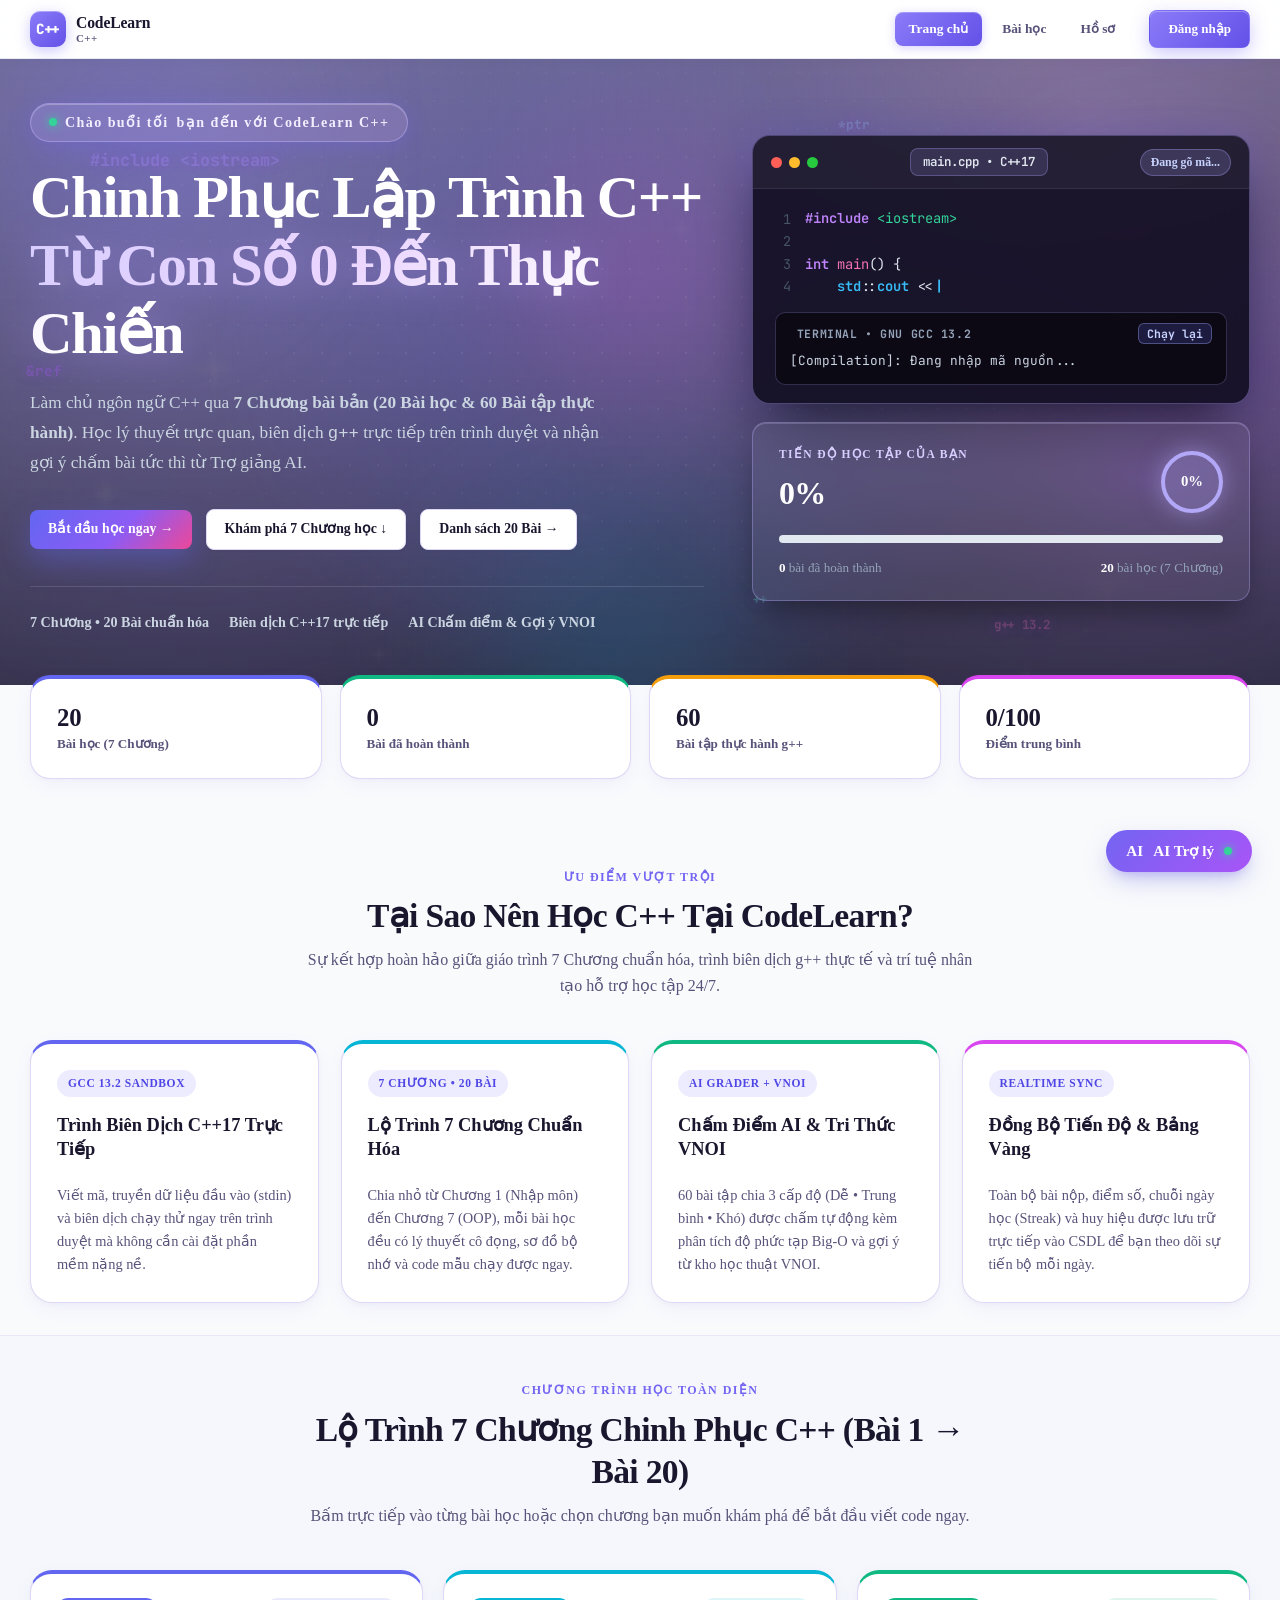
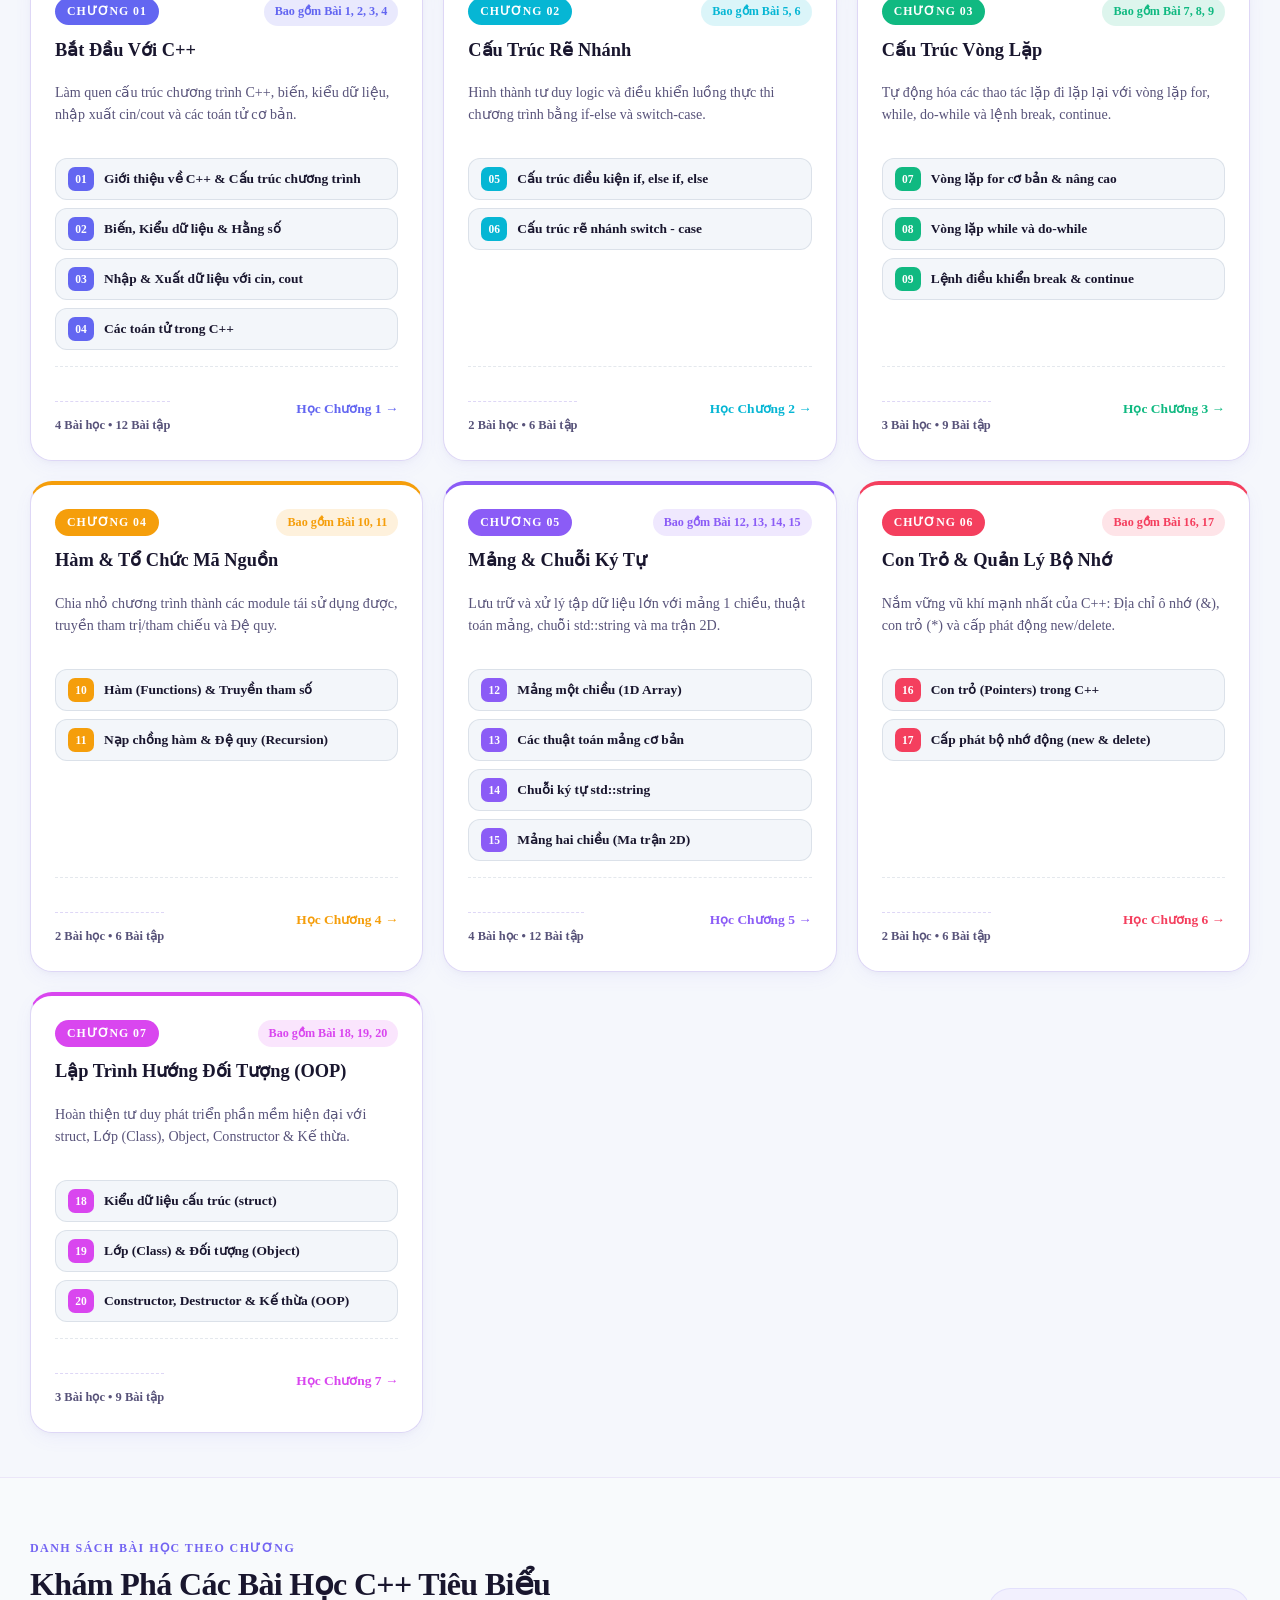
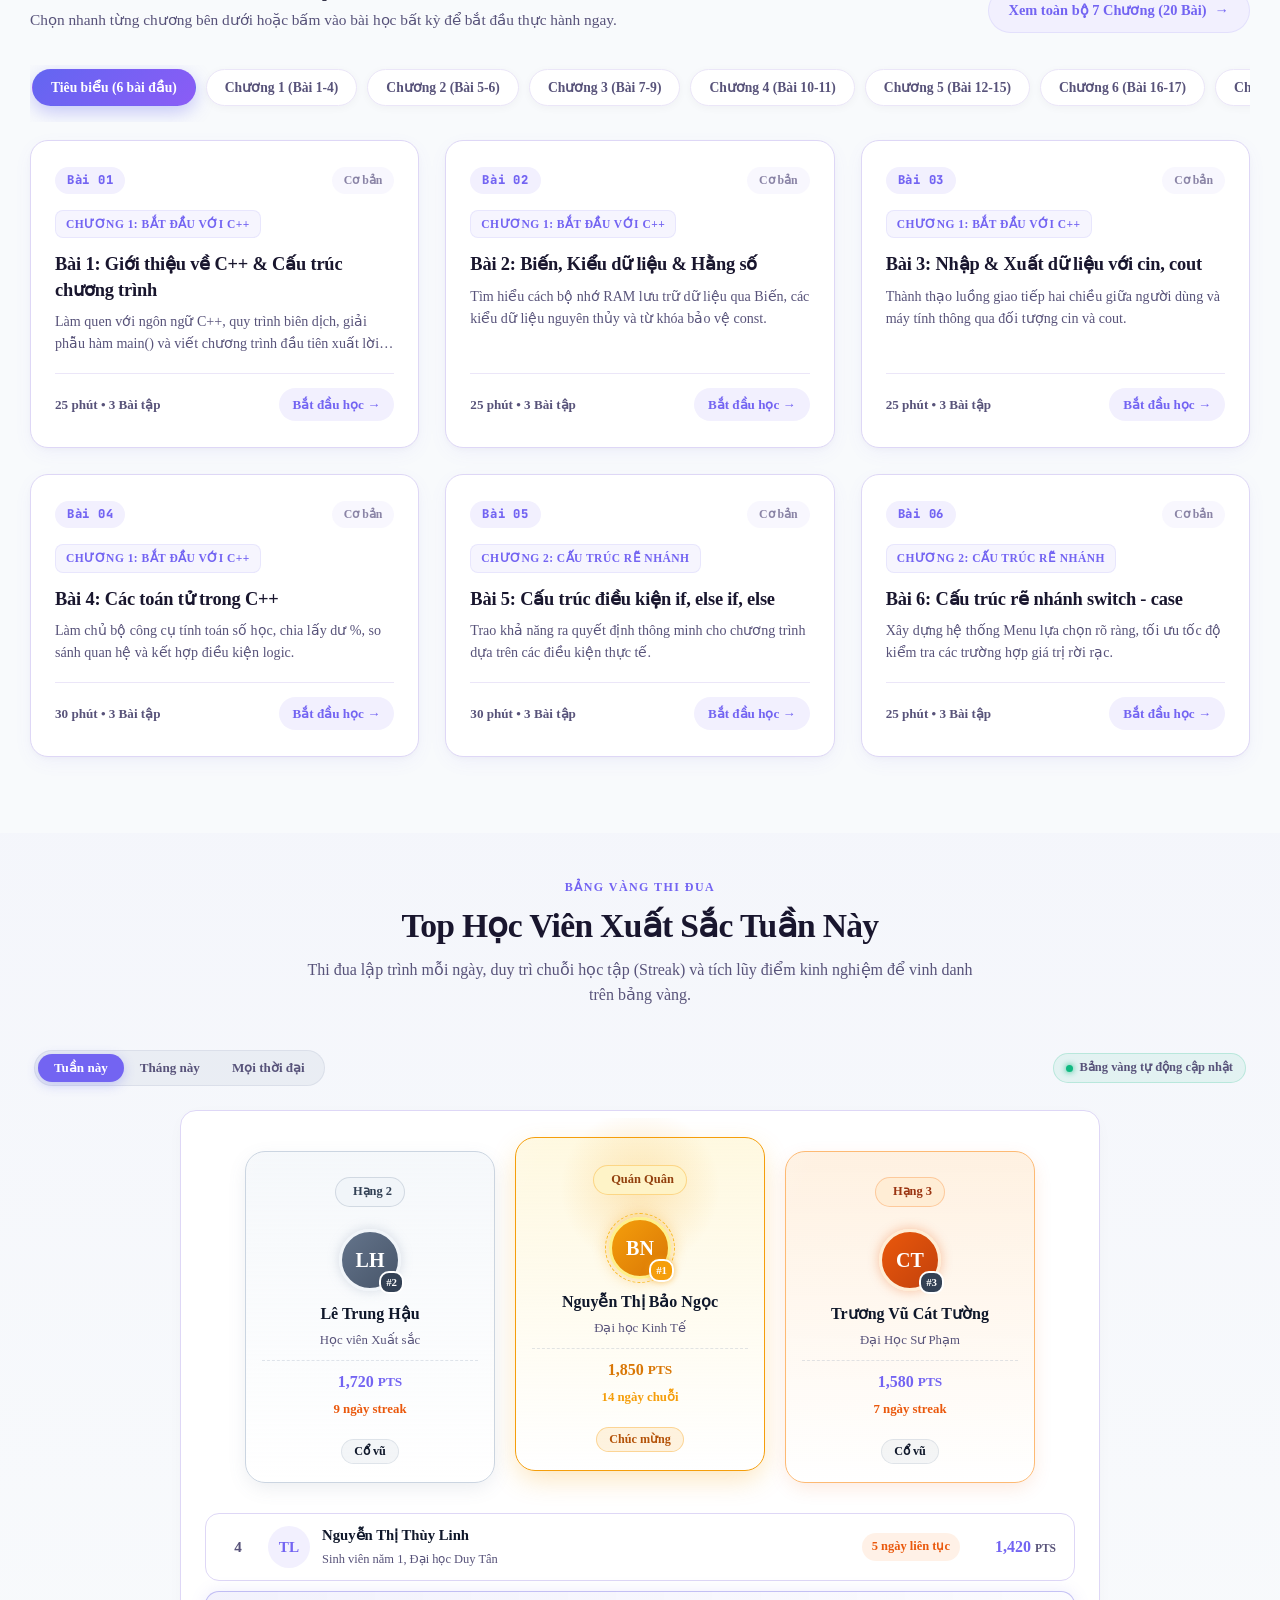
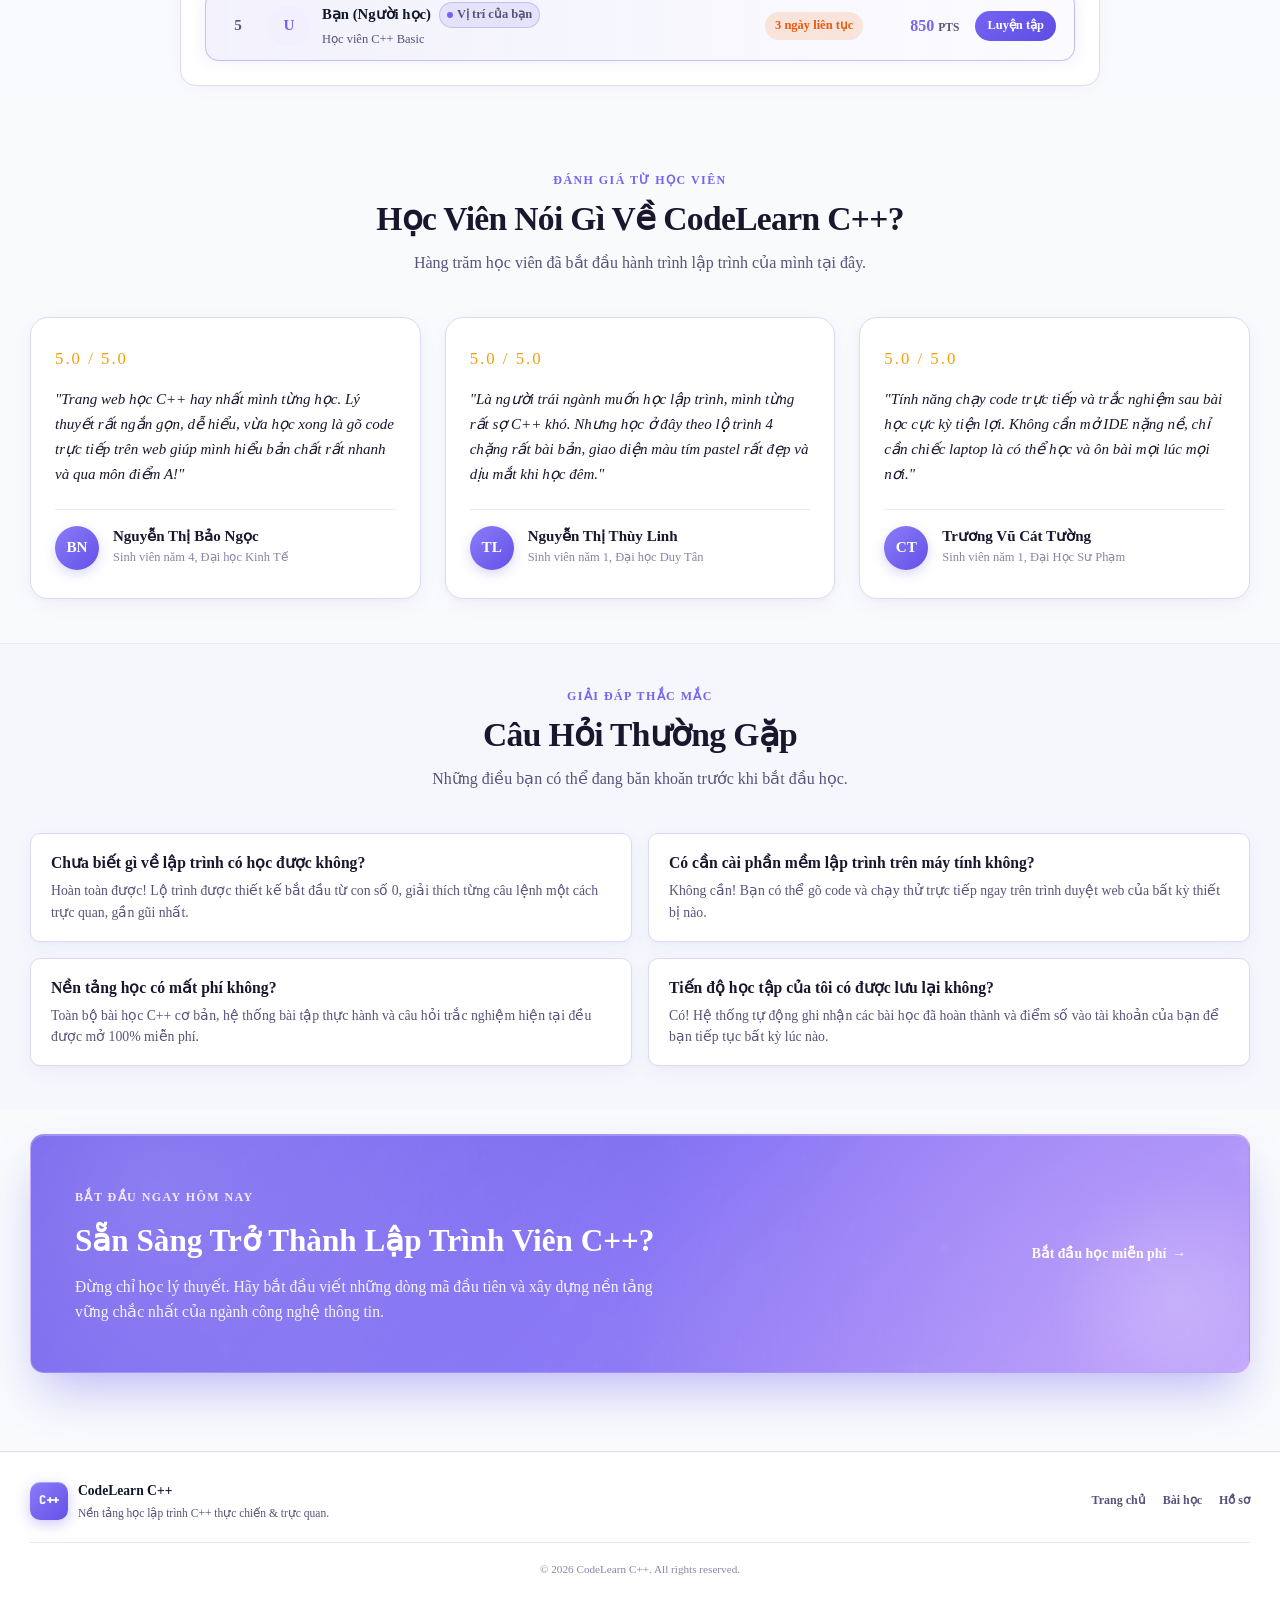
<file: index.html>
<!DOCTYPE html>
<html lang="vi">
<head>
    <meta charset="UTF-8">
    <meta name="viewport" content="width=device-width, initial-scale=1.0">

    <title>CodeLearn C++ - Học lập trình C++ trực tuyến</title>

    <meta
        name="description"
        content="CodeLearn C++ - Nền tảng học lập trình C++ trực tuyến từ cơ bản đến thực hành"
    >

    <meta
        name="keywords"
        content="C++, học C++, lập trình C++, CodeLearn C++"
    >
    <meta http-equiv="refresh" content="0; url=home.html">
    <script>
        // Chuyển hướng ngay lập tức sang Trang chủ (home.html)
        if (typeof window !== "undefined" && window.location) {
            window.location.replace("home.html");
        }
    </script>

    <link rel="preconnect" href="https://fonts.googleapis.com">
    <link rel="preconnect" href="https://fonts.gstatic.com" crossorigin>
    <link rel="stylesheet" href="https://fonts.googleapis.com/css2?family=Inter:wght@400;500;600;700;800&family=JetBrains+Mono:wght@700&display=swap">
    <style>
        * {
            margin: 0;
            padding: 0;
            box-sizing: border-box;
        }

        body {
            font-family: 'Inter', system-ui, -apple-system, sans-serif;
            background:
                radial-gradient(circle at 15% 20%, rgba(164, 158, 242, 0.25) 0%, transparent 45%),
                radial-gradient(circle at 85% 80%, rgba(199, 194, 250, 0.2) 0%, transparent 45%),
                #0a0815;
            color: #ffffff;
            -webkit-font-smoothing: antialiased;
        }

        .loading {
            min-height: 100vh;
            display: flex;
            align-items: center;
            justify-content: center;
            flex-direction: column;
            gap: 20px;
            position: relative;
        }

        .logo {
            width: 76px;
            height: 76px;
            border-radius: 22px;
            background: linear-gradient(135deg, #8b7cf8, #6351e8);
            color: white;
            display: flex;
            align-items: center;
            justify-content: center;
            font-family: 'JetBrains Mono', monospace;
            font-size: 28px;
            font-weight: 800;
            box-shadow: 0 20px 45px rgba(115, 100, 242, 0.45), inset 0 1px 0 rgba(255, 255, 255, 0.35);
            animation: pulse 2s ease-in-out infinite;
        }

        @keyframes pulse {
            0%, 100% { transform: scale(1); }
            50% { transform: scale(1.04); box-shadow: 0 25px 50px rgba(115, 100, 242, 0.55); }
        }

        h1 {
            color: #ffffff;
            font-size: 28px;
            font-weight: 800;
            letter-spacing: -0.02em;
        }

        p {
            color: #94a3b8;
            font-size: 15px;
            font-weight: 500;
        }

        .spinner {
            width: 32px;
            height: 32px;
            border: 3px solid rgba(255, 255, 255, 0.12);
            border-top-color: #8b7cf8;
            border-radius: 50%;
            animation: spin 0.8s linear infinite;
        }

        @keyframes spin {
            to {
                transform: rotate(360deg);
            }
        }
    </style>
</head>

<body>

    <main class="loading">

        <div class="logo">
            C++
        </div>

        <h1>CodeLearn C++</h1>

        <p>Đang tải CodeLearn C++...</p>

        <div class="spinner"></div>

        <a href="home.html" style="display: inline-block; margin-top: 10px; padding: 10px 22px; background: linear-gradient(135deg, #8b7cf8, #6351e8); color: #fff; text-decoration: none; border-radius: 12px; font-weight: 700; font-size: 14px; box-shadow: 0 10px 25px rgba(99, 81, 232, 0.4);">
            Vào Trang Chủ Ngay →
        </a>

        <noscript>
            <p><a href="home.html" style="color: #847de8; text-decoration: underline;">Nhấn vào đây để vào Trang chủ</a></p>
        </noscript>

    </main>

    <!-- API client and storage script -->
    <script src="js/api.js"></script>
    <script src="js/storage.js"></script>
    <script>
        /*
         * Khởi động CodeLearn C++
         * Chuyển hướng thẳng tới Trang chủ (home.html)
         */
        window.location.replace("home.html");
    </script>

</body>
</html>
</file>
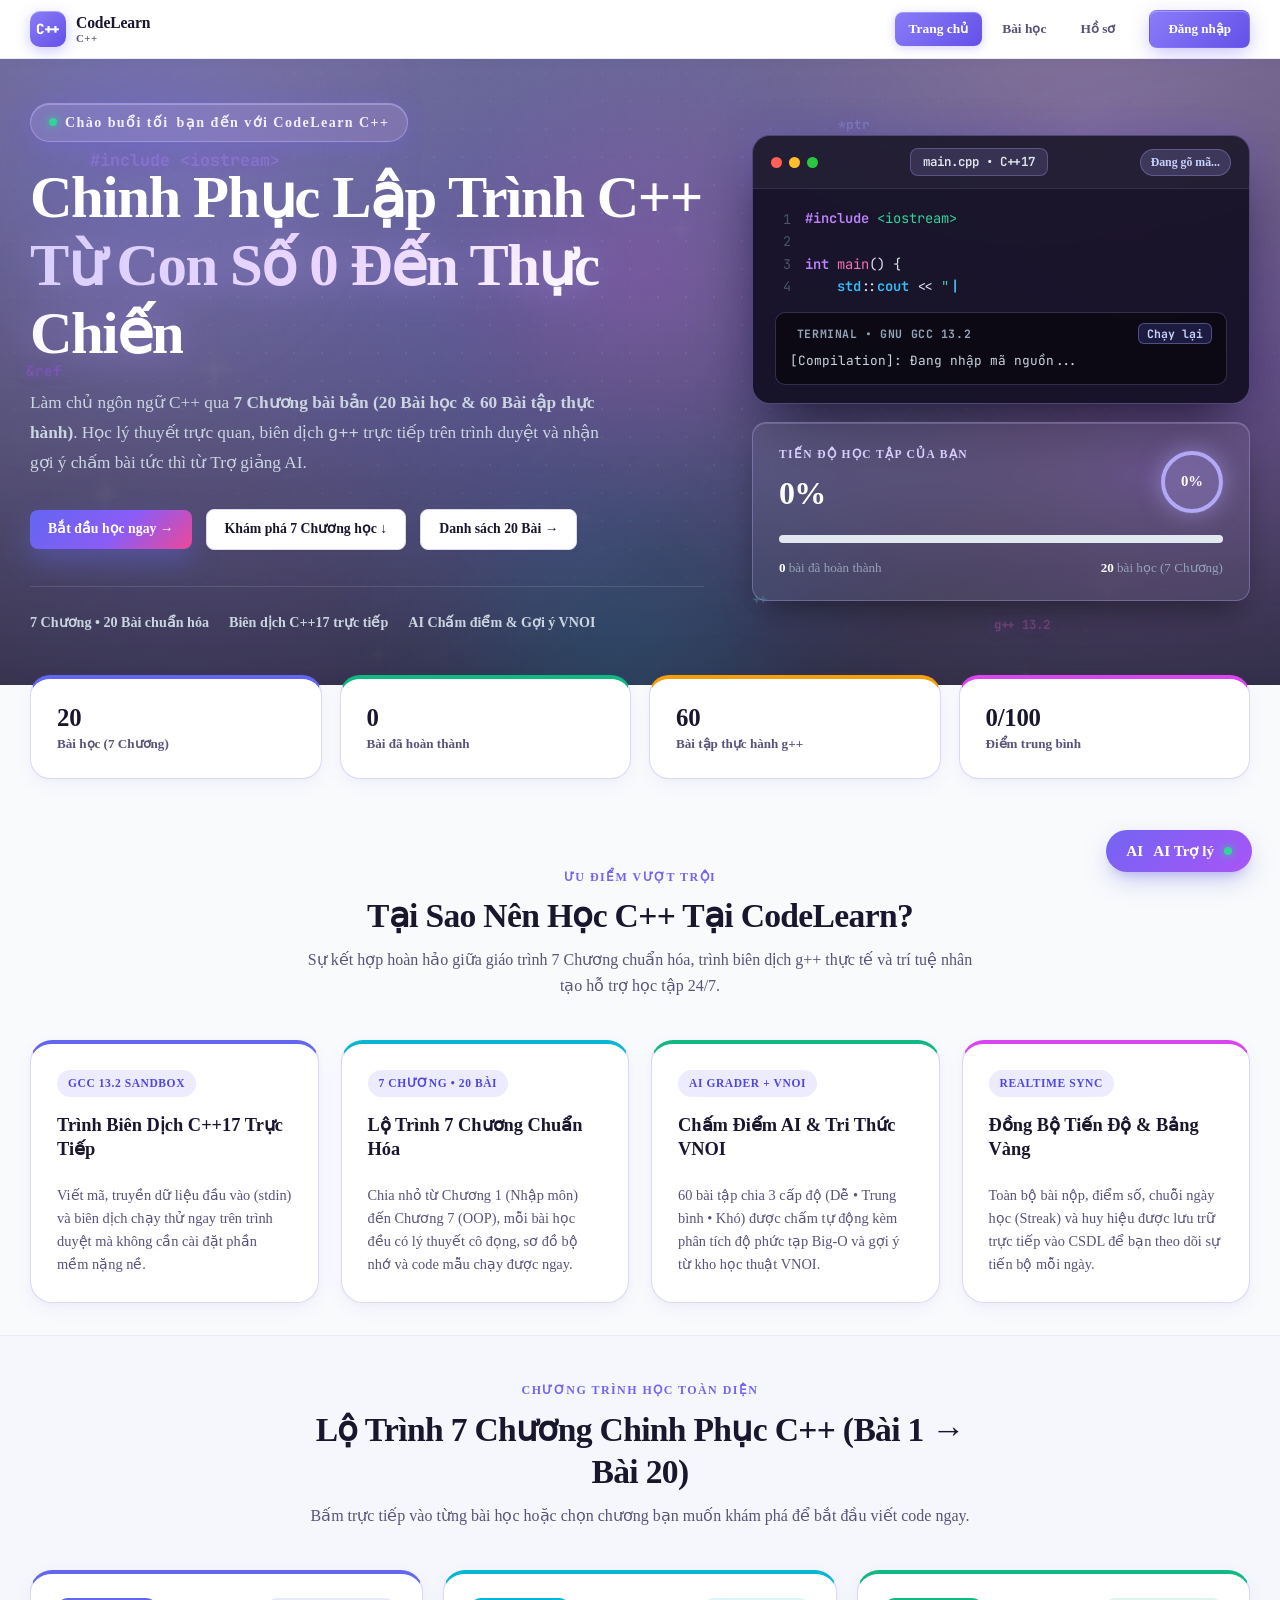
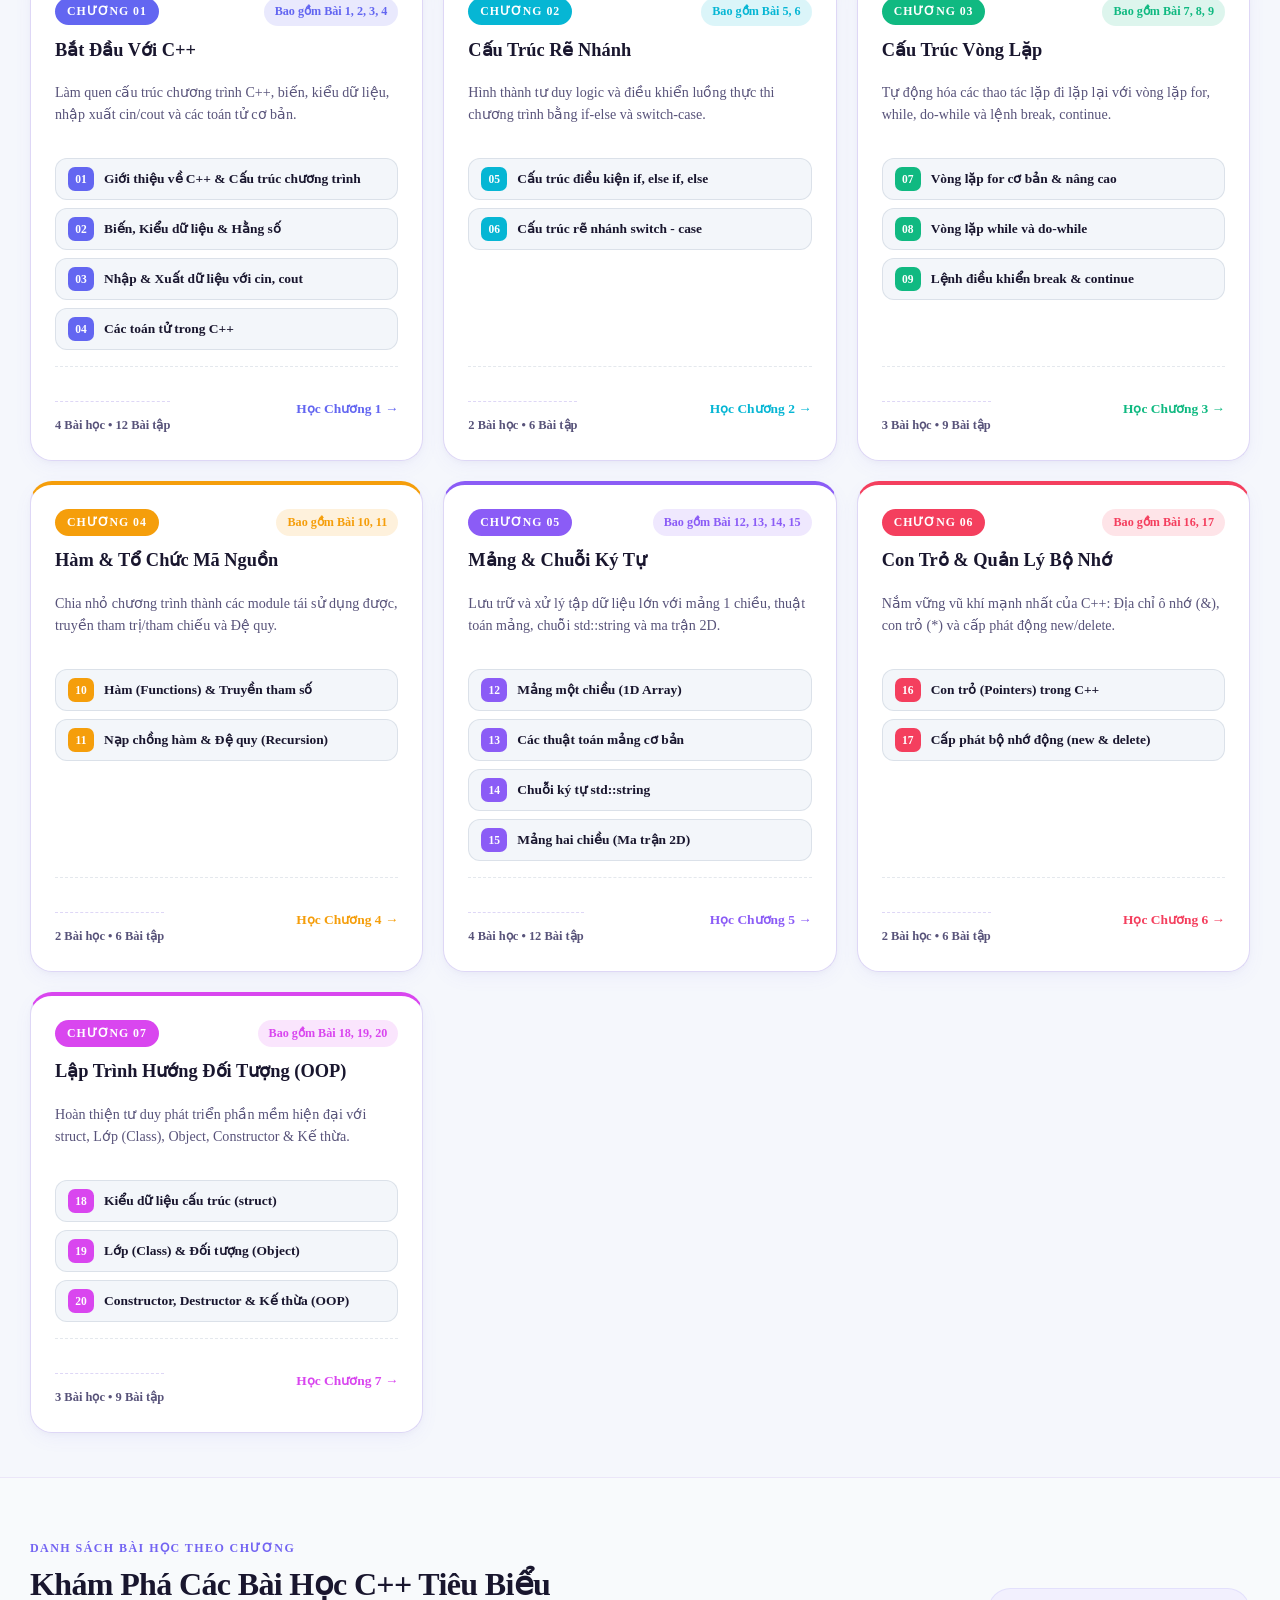
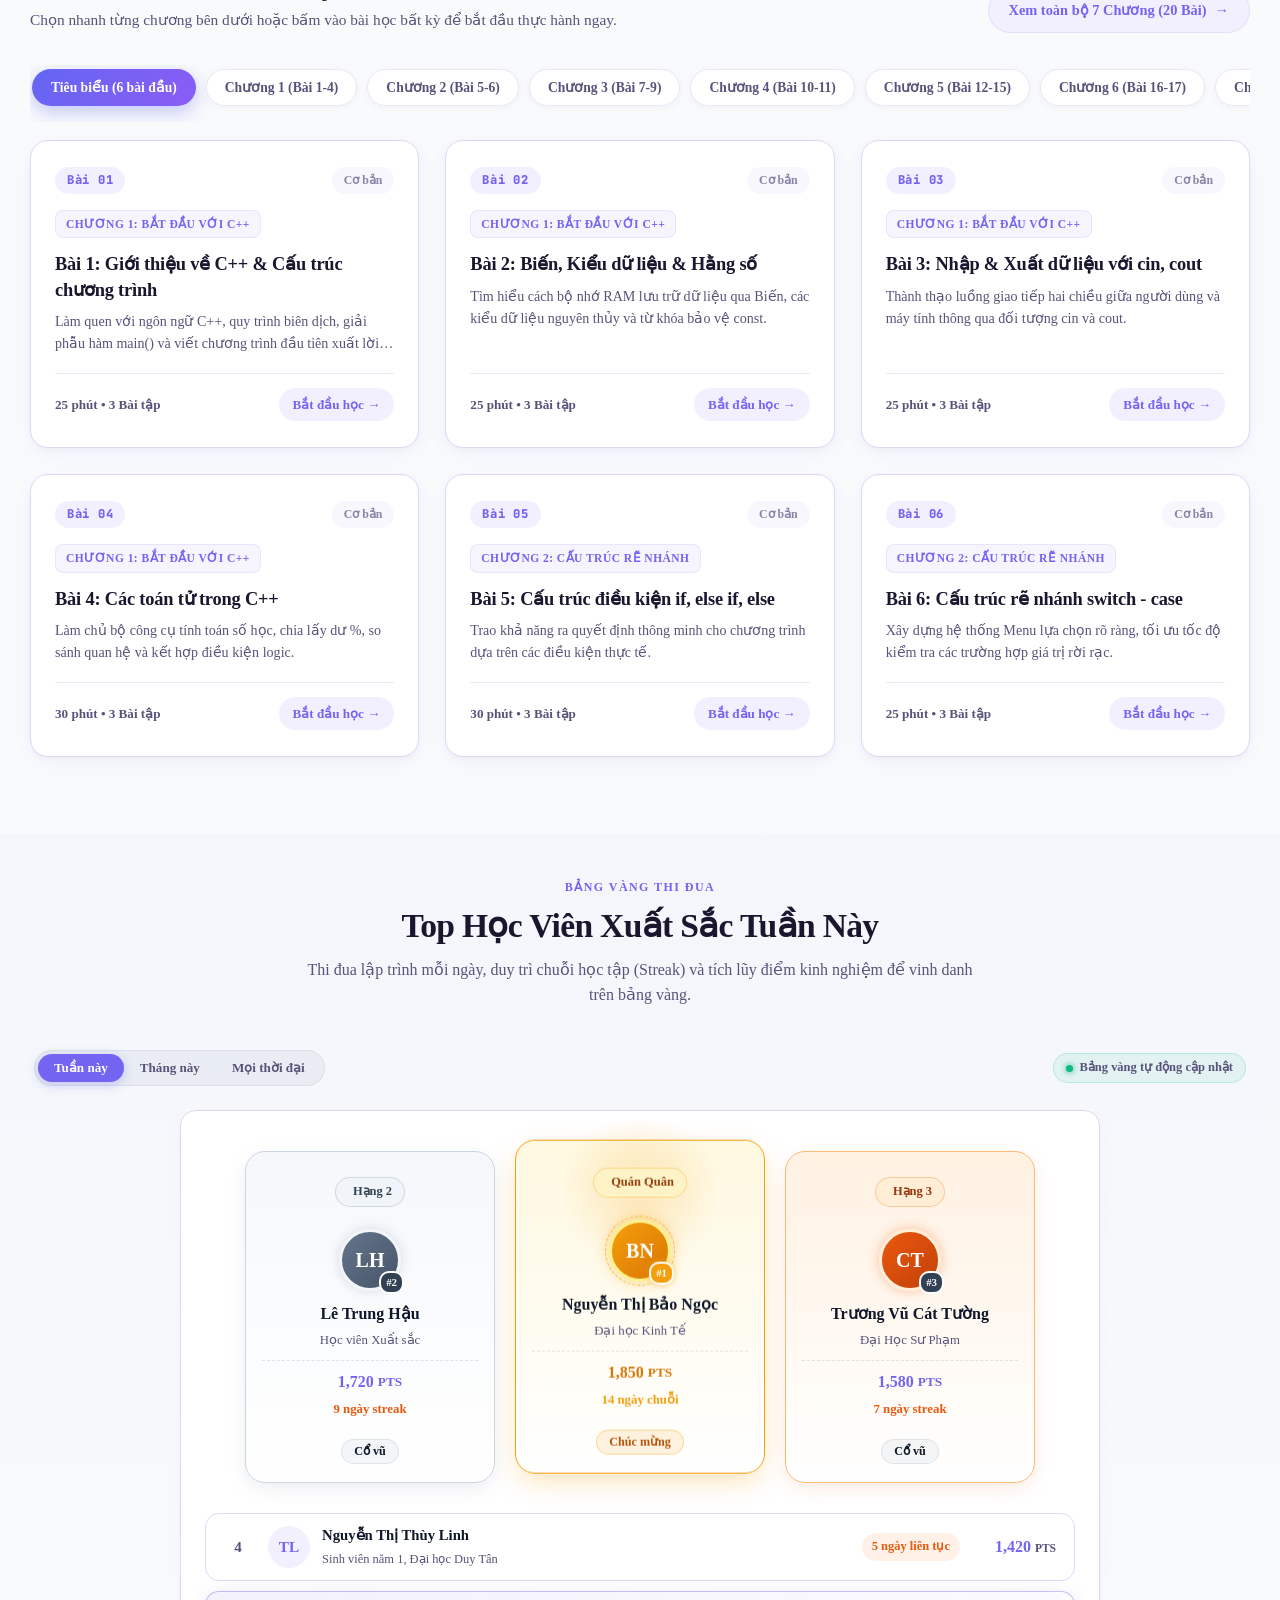
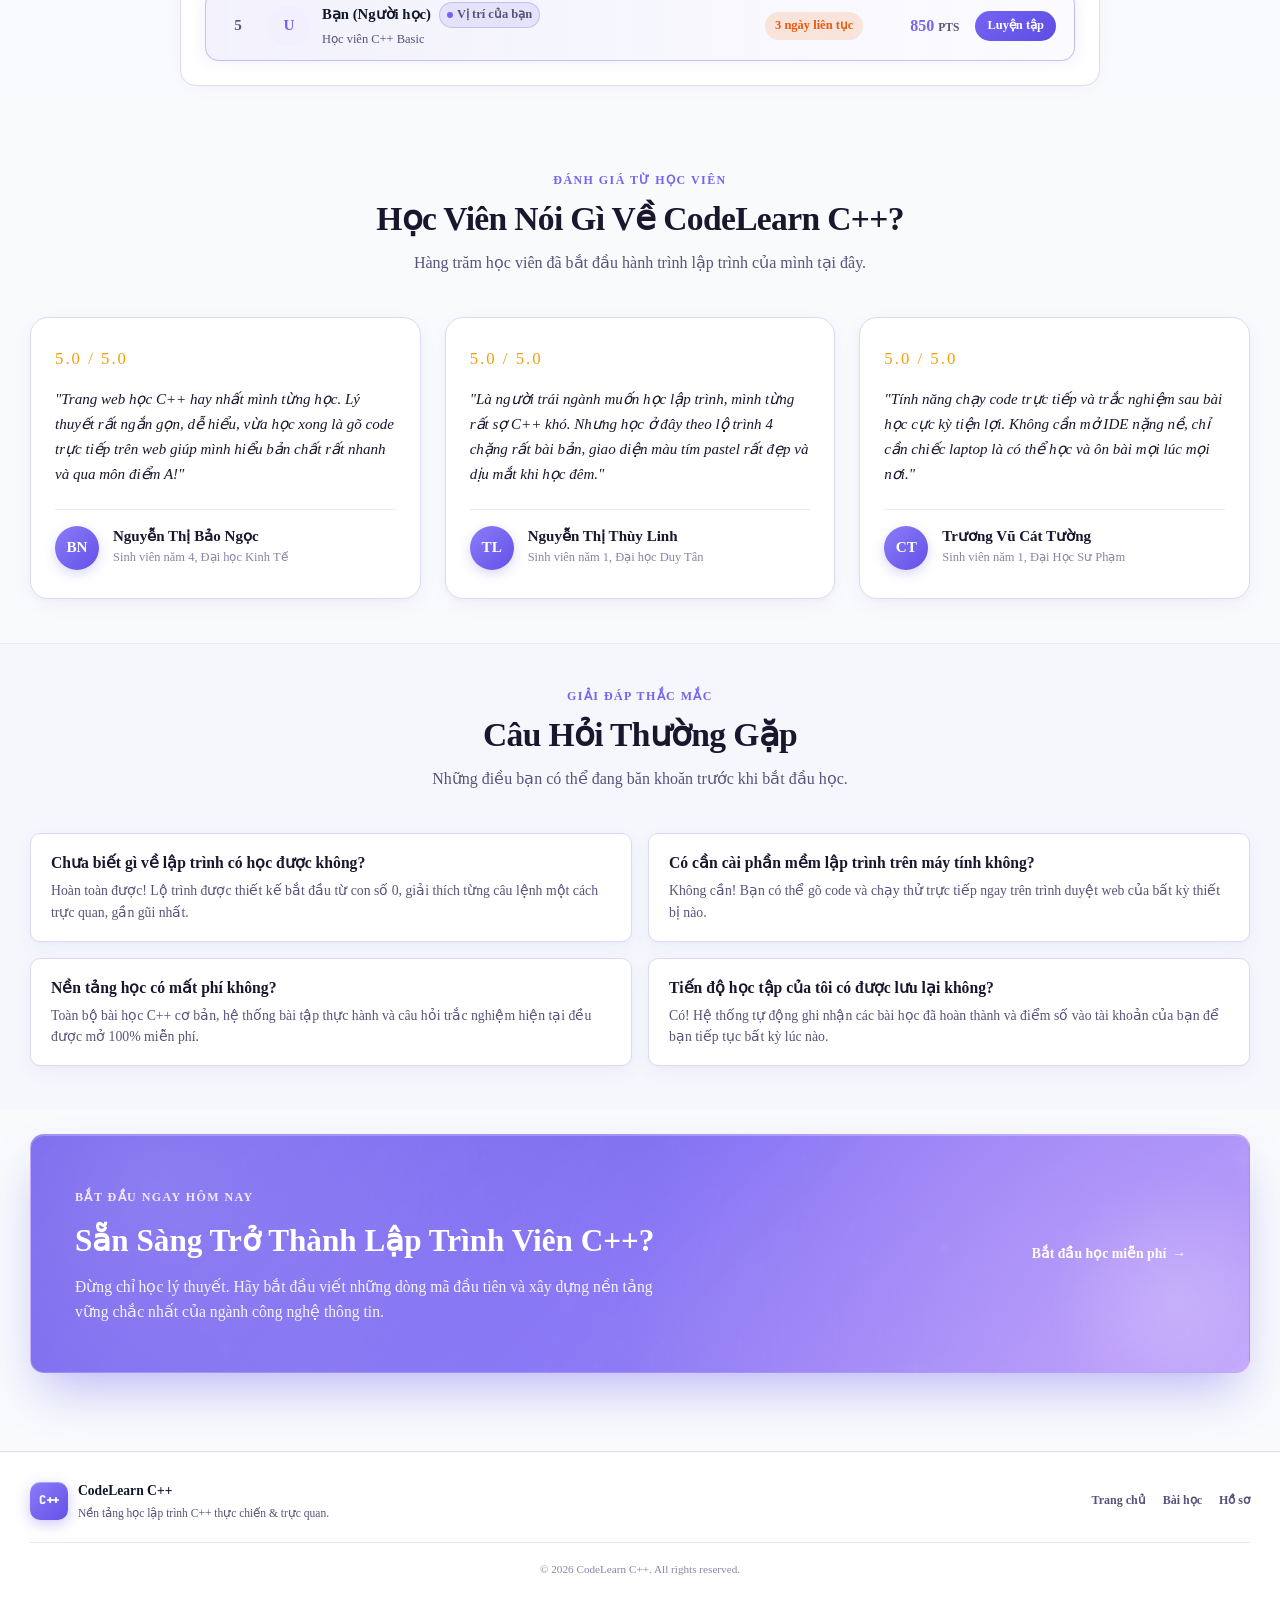
<file: home.html>
<!DOCTYPE html>
<html lang="vi">
<head>
    <meta charset="UTF-8">

    <meta
        name="viewport"
        content="width=device-width, initial-scale=1.0"
    >

    <meta
        name="description"
        content="Trang chủ CodeLearn C++ - Học lập trình C++ từ cơ bản đến thực hành"
    >

    <title>Trang chủ | CodeLearn C++</title>

    <link rel="preconnect" href="https://fonts.googleapis.com">
    <link rel="preconnect" href="https://fonts.gstatic.com" crossorigin>
    <link href="https://fonts.googleapis.com/css2?family=Inter:wght@400;500;600;700;800&family=JetBrains+Mono:wght@400;500;700&display=swap" rel="stylesheet">
    <link rel="stylesheet" href="css/style.css">
    <script>
        (function() {
            var t = localStorage.getItem("cpp_theme");
            if (t === "dark" || (!t && window.matchMedia && window.matchMedia("(prefers-color-scheme: dark)").matches)) {
                document.documentElement.classList.add("dark-theme");
            }
        })();
    </script>
</head>

<body>

    <!-- =========================================
         HEADER
    ========================================== -->

    <header class="site-header">

        <div class="container header-inner">

            <!-- Logo -->

            <a
                href="home.html"
                class="site-logo"
            >

                <div class="site-logo-mark">
                    C++
                </div>

                <div class="site-logo-text">
                    <strong>CodeLearn</strong>
                    <span>C++</span>
                </div>

            </a>


            <!-- Navigation -->

            <nav
                class="main-nav"
                id="mainNav"
                aria-label="Menu chính"
            >

                <a
                    href="home.html"
                    class="nav-link active"
                >
                    Trang chủ
                </a>

                <a
                    href="lessons.html"
                    class="nav-link"
                >
                    Bài học
                </a>

                <a
                    href="profile.html"
                    class="nav-link"
                >
                    Hồ sơ
                </a>

                <a
                    href="admin.html"
                    class="nav-link admin-nav-link"
                    id="adminNavLink"
                    hidden
                >
                    Quản trị
                </a>

            </nav>


            <!-- User -->
            <div class="header-user">
                <a href="profile.html" class="header-user-link" title="Xem hồ sơ cá nhân">
                    <div class="header-user-info">
                        <span id="headerUsername" class="header-username">Người học</span>
                        <span class="header-role">Học viên</span>
                    </div>
                    <div id="headerAvatar" class="header-avatar">U</div>
                </a>
            </div>


            <!-- Mobile menu -->

            <button
                type="button"
                class="mobile-menu-button"
                id="mobileMenuButton"
                aria-label="Mở menu"
                aria-expanded="false"
            >
                ☰
            </button>

        </div>

    </header>


    <!-- =========================================
         MAIN
    ========================================== -->

    <main>

        <!-- =====================================
             HERO
        ====================================== -->

        <section class="home-hero home-hero-upgraded">

            <!-- Floating Aurora Orbs & Syntax Badges -->
            <div class="home-aurora-orb h-orb-1" aria-hidden="true"></div>
            <div class="home-aurora-orb h-orb-2" aria-hidden="true"></div>
            <div class="home-aurora-orb h-orb-3" aria-hidden="true"></div>

            <!-- Cyber Grid Background & Floating C++ Glyphs (Matching Profile) -->
            <div class="home-hero-cyber-grid" aria-hidden="true"></div>
            <div class="home-floating-glyphs" aria-hidden="true">
                <span class="h-glyph hg1">#include &lt;iostream&gt;</span>
                <span class="h-glyph hg2">std::cout</span>
                <span class="h-glyph hg3">{ }</span>
                <span class="h-glyph hg4">++</span>
                <span class="h-glyph hg5">template&lt;T&gt;</span>
                <span class="h-glyph hg6">*ptr</span>
                <span class="h-glyph hg7">g++ 13.2</span>
                <span class="h-glyph hg8">&amp;ref</span>
            </div>

            <div class="container">

                <div class="hero-grid">

                    <!-- Nội dung bên trái -->

                    <div class="hero-content">

                        <div class="hero-badge">
                            <span class="badge-pulse-dot"></span>
                            <span id="homeGreeting">Chào mừng</span>
                            <span id="welcomeUsername"> bạn đến với CodeLearn C++</span>
                        </div>

                        <h1 class="hero-title">
                            Chinh Phục Lập Trình C++ <br>
                            <span class="hero-gradient-text">Từ Con Số 0 Đến Thực Chiến</span>
                        </h1>

                        <p class="hero-description">
                            Làm chủ ngôn ngữ C++ qua <strong>7 Chương bài bản (20 Bài học &amp; 60 Bài tập thực hành)</strong>.
                            Học lý thuyết trực quan, biên dịch <code>g++</code> trực tiếp trên trình duyệt và nhận gợi ý chấm bài tức thì từ Trợ giảng AI.
                        </p>

                        <div class="hero-actions">

                            <a
                                href="lesson-detail.html?id=lesson-01"
                                id="continueLearningButton"
                                class="btn btn-primary btn-lg home-cta-primary"
                            >
                                <span>Bắt đầu học ngay</span>
                                <span>→</span>
                            </a>

                            <a
                                href="#roadmap"
                                class="btn btn-secondary btn-lg"
                            >
                                Khám phá 7 Chương học ↓
                            </a>

                            <a
                                href="lessons.html"
                                class="btn btn-secondary btn-lg"
                            >
                                Danh sách 20 Bài →
                            </a>

                        </div>

                        <div class="hero-perks">

                            <span class="perk-item">
                                7 Chương • 20 Bài chuẩn hóa
                            </span>

                            <span class="perk-item">
                                Biên dịch C++17 trực tiếp
                            </span>

                            <span class="perk-item">
                                AI Chấm điểm &amp; Gợi ý VNOI
                            </span>

                        </div>

                    </div>


                    <!-- Cột bên phải: C++ Code Window + Tiến độ -->

                    <div class="hero-visual-wrapper">

                        <!-- Mockup C++ IDE Window with Live Typing Effect -->

                        <div class="hero-code-window" id="heroCodeWindow">

                            <div class="code-window-header">

                                <div class="code-window-dots">
                                    <span class="dot dot-red"></span>
                                    <span class="dot dot-yellow"></span>
                                    <span class="dot dot-green"></span>
                                </div>

                                <div class="code-window-tab">
                                    <span class="tab-title">main.cpp • C++17</span>
                                </div>

                                <div class="code-window-action">
                                    <span class="run-badge" id="heroRunBadge">Đang khởi tạo...</span>
                                </div>

                            </div>

                            <div class="code-window-body">

                                <div class="live-editor-wrapper">
                                    <div class="live-editor-lines" id="heroEditorLines">1<br>2<br>3<br>4<br>5<br>6</div>
                                    <pre class="code-pre no-copy"><code id="heroLiveCode"></code><span class="typing-cursor" id="heroTypingCursor">|</span></pre>
                                </div>

                                <div class="code-output-preview" id="heroOutputPreview">

                                    <div class="output-header">
                                        <div class="output-header-title">
                                            <span class="output-dot" id="heroOutputDot"></span>
                                            <span>Terminal • GNU GCC 13.2</span>
                                        </div>
                                        <button type="button" class="btn-rerun-code" id="btnRerunHeroCode" title="Chạy lại mô phỏng mã nguồn">
                                            Chạy lại
                                        </button>
                                    </div>

                                    <div class="output-body">
                                        <div class="output-line" id="heroOutputStatus">[Compilation]: Đang khởi tạo...</div>
                                        <div class="output-line output-success" id="heroOutputSuccess"></div>
                                    </div>

                                </div>

                            </div>

                        </div>


                        <!-- Card tiến độ học tập (giữ nguyên các ID cho JS) -->

                        <div class="hero-progress-card">

                            <div class="progress-card-top">

                                <div>

                                    <span class="small-label">
                                        TIẾN ĐỘ HỌC TẬP CỦA BẠN
                                    </span>

                                    <h2 id="progressPercent">
                                        0%
                                    </h2>

                                </div>

                                <div class="progress-circle">
                                    <span id="progressCircleText">
                                        0%
                                    </span>
                                </div>

                            </div>


                            <div class="progress-bar">

                                <div
                                    id="progressBar"
                                    class="progress-bar-fill"
                                    style="width: 0%"
                                ></div>

                            </div>


                            <div class="progress-card-footer">

                                <span>
                                    <strong id="completedLessons">
                                        0
                                    </strong>
                                    bài đã hoàn thành
                                </span>

                                <span>
                                    <strong id="totalLessons">
                                        20
                                    </strong>
                                    bài học (7 Chương)
                                </span>

                            </div>

                        </div>

                    </div>

                </div>

            </div>

        </section>



        <!-- =====================================
             STATISTICS
        ====================================== -->

        <section class="stats-section">

            <div class="container">

                <div class="stats-grid home-stats-upgraded">

                    <div class="stat-card" data-stat-accent="indigo">
                        <div class="stat-card-info">
                            <strong id="statLessons">20</strong>
                            <span>Bài học (7 Chương)</span>
                        </div>
                    </div>

                    <div class="stat-card" data-stat-accent="emerald">
                        <div class="stat-card-info">
                            <strong id="statCompleted">0</strong>
                            <span>Bài đã hoàn thành</span>
                        </div>
                    </div>

                    <div class="stat-card" data-stat-accent="amber">
                        <div class="stat-card-info">
                            <strong id="statExercises">60</strong>
                            <span>Bài tập thực hành g++</span>
                        </div>
                    </div>

                    <div class="stat-card" data-stat-accent="fuchsia">
                        <div class="stat-card-info">
                            <strong id="statScore">0/100</strong>
                            <span>Điểm trung bình</span>
                        </div>
                    </div>

                </div>

            </div>

        </section>


        <!-- =====================================
             WHY CHOOSE CODELEARN
        ====================================== -->

        <section class="why-choose-section">

            <div class="container">

                <div class="section-heading-center">
                    <span class="section-label">ƯU ĐIỂM VƯỢT TRỘI</span>
                    <h2>Tại Sao Nên Học C++ Tại CodeLearn?</h2>
                    <p>Sự kết hợp hoàn hảo giữa giáo trình 7 Chương chuẩn hóa, trình biên dịch g++ thực tế và trí tuệ nhân tạo hỗ trợ học tập 24/7.</p>
                </div>

                <div class="feature-grid home-feature-grid-upgraded">

                    <div class="feature-card" data-feat-accent="indigo">
                        <div class="feature-card-top">
                            <span class="feature-tag-pill">GCC 13.2 Sandbox</span>
                        </div>
                        <h3>Trình Biên Dịch C++17 Trực Tiếp</h3>
                        <p>Viết mã, truyền dữ liệu đầu vào (stdin) và biên dịch chạy thử ngay trên trình duyệt mà không cần cài đặt phần mềm nặng nề.</p>
                    </div>

                    <div class="feature-card" data-feat-accent="cyan">
                        <div class="feature-card-top">
                            <span class="feature-tag-pill">7 Chương • 20 Bài</span>
                        </div>
                        <h3>Lộ Trình 7 Chương Chuẩn Hóa</h3>
                        <p>Chia nhỏ từ Chương 1 (Nhập môn) đến Chương 7 (OOP), mỗi bài học đều có lý thuyết cô đọng, sơ đồ bộ nhớ và code mẫu chạy được ngay.</p>
                    </div>

                    <div class="feature-card" data-feat-accent="emerald">
                        <div class="feature-card-top">
                            <span class="feature-tag-pill">AI Grader + VNOI</span>
                        </div>
                        <h3>Chấm Điểm AI &amp; Tri Thức VNOI</h3>
                        <p>60 bài tập chia 3 cấp độ (Dễ • Trung bình • Khó) được chấm tự động kèm phân tích độ phức tạp Big-O và gợi ý từ kho học thuật VNOI.</p>
                    </div>

                    <div class="feature-card" data-feat-accent="fuchsia">
                        <div class="feature-card-top">
                            <span class="feature-tag-pill">Realtime Sync</span>
                        </div>
                        <h3>Đồng Bộ Tiến Độ &amp; Bảng Vàng</h3>
                        <p>Toàn bộ bài nộp, điểm số, chuỗi ngày học (Streak) và huy hiệu được lưu trữ trực tiếp vào CSDL để bạn theo dõi sự tiến bộ mỗi ngày.</p>
                    </div>

                </div>

            </div>

        </section>


        <!-- =====================================
             LEARNING ROADMAP (7 CHƯƠNG - 20 BÀI HỌC)
        ====================================== -->

        <section class="roadmap-section" id="roadmap">

            <div class="container">

                <div class="section-heading-center">
                    <span class="section-label">CHƯƠNG TRÌNH HỌC TOÀN DIỆN</span>
                    <h2>Lộ Trình 7 Chương Chinh Phục C++ (Bài 1 → Bài 20)</h2>
                    <p>Bấm trực tiếp vào từng bài học hoặc chọn chương bạn muốn khám phá để bắt đầu viết code ngay.</p>
                </div>

                <div class="home-roadmap-7-grid">

                    <!-- Chương 1: Bài 1, 2, 3, 4 -->
                    <div class="roadmap-card home-chap-card" data-accent="indigo">
                        <div class="home-chap-card-top">
                            <span class="roadmap-step-pill">Chương 01</span>
                            <span class="home-chap-range">Bao gồm Bài 1, 2, 3, 4</span>
                        </div>
                        <h3>Bắt Đầu Với C++</h3>
                        <p class="roadmap-desc">Làm quen cấu trúc chương trình C++, biến, kiểu dữ liệu, nhập xuất cin/cout và các toán tử cơ bản.</p>
                        <div class="home-chap-lessons-list">
                            <a href="lesson-detail.html?id=lesson-01" class="home-chap-lesson-item"><span>01</span> Giới thiệu về C++ &amp; Cấu trúc chương trình</a>
                            <a href="lesson-detail.html?id=lesson-02" class="home-chap-lesson-item"><span>02</span> Biến, Kiểu dữ liệu &amp; Hằng số</a>
                            <a href="lesson-detail.html?id=lesson-03" class="home-chap-lesson-item"><span>03</span> Nhập &amp; Xuất dữ liệu với cin, cout</a>
                            <a href="lesson-detail.html?id=lesson-04" class="home-chap-lesson-item"><span>04</span> Các toán tử trong C++</a>
                        </div>
                        <div class="home-chap-card-footer">
                            <span class="roadmap-badge">4 Bài học • 12 Bài tập</span>
                            <a href="lesson-detail.html?id=lesson-01" class="home-chap-start-link">Học Chương 1 →</a>
                        </div>
                    </div>

                    <!-- Chương 2: Bài 5, 6 -->
                    <div class="roadmap-card home-chap-card" data-accent="cyan">
                        <div class="home-chap-card-top">
                            <span class="roadmap-step-pill">Chương 02</span>
                            <span class="home-chap-range">Bao gồm Bài 5, 6</span>
                        </div>
                        <h3>Cấu Trúc Rẽ Nhánh</h3>
                        <p class="roadmap-desc">Hình thành tư duy logic và điều khiển luồng thực thi chương trình bằng if-else và switch-case.</p>
                        <div class="home-chap-lessons-list">
                            <a href="lesson-detail.html?id=lesson-05" class="home-chap-lesson-item"><span>05</span> Cấu trúc điều kiện if, else if, else</a>
                            <a href="lesson-detail.html?id=lesson-06" class="home-chap-lesson-item"><span>06</span> Cấu trúc rẽ nhánh switch - case</a>
                        </div>
                        <div class="home-chap-card-footer">
                            <span class="roadmap-badge">2 Bài học • 6 Bài tập</span>
                            <a href="lesson-detail.html?id=lesson-05" class="home-chap-start-link">Học Chương 2 →</a>
                        </div>
                    </div>

                    <!-- Chương 3: Bài 7, 8, 9 -->
                    <div class="roadmap-card home-chap-card" data-accent="emerald">
                        <div class="home-chap-card-top">
                            <span class="roadmap-step-pill">Chương 03</span>
                            <span class="home-chap-range">Bao gồm Bài 7, 8, 9</span>
                        </div>
                        <h3>Cấu Trúc Vòng Lặp</h3>
                        <p class="roadmap-desc">Tự động hóa các thao tác lặp đi lặp lại với vòng lặp for, while, do-while và lệnh break, continue.</p>
                        <div class="home-chap-lessons-list">
                            <a href="lesson-detail.html?id=lesson-07" class="home-chap-lesson-item"><span>07</span> Vòng lặp for cơ bản &amp; nâng cao</a>
                            <a href="lesson-detail.html?id=lesson-08" class="home-chap-lesson-item"><span>08</span> Vòng lặp while và do-while</a>
                            <a href="lesson-detail.html?id=lesson-09" class="home-chap-lesson-item"><span>09</span> Lệnh điều khiển break &amp; continue</a>
                        </div>
                        <div class="home-chap-card-footer">
                            <span class="roadmap-badge">3 Bài học • 9 Bài tập</span>
                            <a href="lesson-detail.html?id=lesson-07" class="home-chap-start-link">Học Chương 3 →</a>
                        </div>
                    </div>

                    <!-- Chương 4: Bài 10, 11 -->
                    <div class="roadmap-card home-chap-card" data-accent="amber">
                        <div class="home-chap-card-top">
                            <span class="roadmap-step-pill">Chương 04</span>
                            <span class="home-chap-range">Bao gồm Bài 10, 11</span>
                        </div>
                        <h3>Hàm &amp; Tổ Chức Mã Nguồn</h3>
                        <p class="roadmap-desc">Chia nhỏ chương trình thành các module tái sử dụng được, truyền tham trị/tham chiếu và Đệ quy.</p>
                        <div class="home-chap-lessons-list">
                            <a href="lesson-detail.html?id=lesson-10" class="home-chap-lesson-item"><span>10</span> Hàm (Functions) &amp; Truyền tham số</a>
                            <a href="lesson-detail.html?id=lesson-11" class="home-chap-lesson-item"><span>11</span> Nạp chồng hàm &amp; Đệ quy (Recursion)</a>
                        </div>
                        <div class="home-chap-card-footer">
                            <span class="roadmap-badge">2 Bài học • 6 Bài tập</span>
                            <a href="lesson-detail.html?id=lesson-10" class="home-chap-start-link">Học Chương 4 →</a>
                        </div>
                    </div>

                    <!-- Chương 5: Bài 12, 13, 14, 15 -->
                    <div class="roadmap-card home-chap-card" data-accent="violet">
                        <div class="home-chap-card-top">
                            <span class="roadmap-step-pill">Chương 05</span>
                            <span class="home-chap-range">Bao gồm Bài 12, 13, 14, 15</span>
                        </div>
                        <h3>Mảng &amp; Chuỗi Ký Tự</h3>
                        <p class="roadmap-desc">Lưu trữ và xử lý tập dữ liệu lớn với mảng 1 chiều, thuật toán mảng, chuỗi std::string và ma trận 2D.</p>
                        <div class="home-chap-lessons-list">
                            <a href="lesson-detail.html?id=lesson-12" class="home-chap-lesson-item"><span>12</span> Mảng một chiều (1D Array)</a>
                            <a href="lesson-detail.html?id=lesson-13" class="home-chap-lesson-item"><span>13</span> Các thuật toán mảng cơ bản</a>
                            <a href="lesson-detail.html?id=lesson-14" class="home-chap-lesson-item"><span>14</span> Chuỗi ký tự std::string</a>
                            <a href="lesson-detail.html?id=lesson-15" class="home-chap-lesson-item"><span>15</span> Mảng hai chiều (Ma trận 2D)</a>
                        </div>
                        <div class="home-chap-card-footer">
                            <span class="roadmap-badge">4 Bài học • 12 Bài tập</span>
                            <a href="lesson-detail.html?id=lesson-12" class="home-chap-start-link">Học Chương 5 →</a>
                        </div>
                    </div>

                    <!-- Chương 6: Bài 16, 17 -->
                    <div class="roadmap-card home-chap-card" data-accent="rose">
                        <div class="home-chap-card-top">
                            <span class="roadmap-step-pill">Chương 06</span>
                            <span class="home-chap-range">Bao gồm Bài 16, 17</span>
                        </div>
                        <h3>Con Trỏ &amp; Quản Lý Bộ Nhớ</h3>
                        <p class="roadmap-desc">Nắm vững vũ khí mạnh nhất của C++: Địa chỉ ô nhớ (&amp;), con trỏ (*) và cấp phát động new/delete.</p>
                        <div class="home-chap-lessons-list">
                            <a href="lesson-detail.html?id=lesson-16" class="home-chap-lesson-item"><span>16</span> Con trỏ (Pointers) trong C++</a>
                            <a href="lesson-detail.html?id=lesson-17" class="home-chap-lesson-item"><span>17</span> Cấp phát bộ nhớ động (new &amp; delete)</a>
                        </div>
                        <div class="home-chap-card-footer">
                            <span class="roadmap-badge">2 Bài học • 6 Bài tập</span>
                            <a href="lesson-detail.html?id=lesson-16" class="home-chap-start-link">Học Chương 6 →</a>
                        </div>
                    </div>

                    <!-- Chương 7: Bài 18, 19, 20 -->
                    <div class="roadmap-card home-chap-card" data-accent="fuchsia">
                        <div class="home-chap-card-top">
                            <span class="roadmap-step-pill">Chương 07</span>
                            <span class="home-chap-range">Bao gồm Bài 18, 19, 20</span>
                        </div>
                        <h3>Lập Trình Hướng Đối Tượng (OOP)</h3>
                        <p class="roadmap-desc">Hoàn thiện tư duy phát triển phần mềm hiện đại với struct, Lớp (Class), Object, Constructor &amp; Kế thừa.</p>
                        <div class="home-chap-lessons-list">
                            <a href="lesson-detail.html?id=lesson-18" class="home-chap-lesson-item"><span>18</span> Kiểu dữ liệu cấu trúc (struct)</a>
                            <a href="lesson-detail.html?id=lesson-19" class="home-chap-lesson-item"><span>19</span> Lớp (Class) &amp; Đối tượng (Object)</a>
                            <a href="lesson-detail.html?id=lesson-20" class="home-chap-lesson-item"><span>20</span> Constructor, Destructor &amp; Kế thừa (OOP)</a>
                        </div>
                        <div class="home-chap-card-footer">
                            <span class="roadmap-badge">3 Bài học • 9 Bài tập</span>
                            <a href="lesson-detail.html?id=lesson-18" class="home-chap-start-link">Học Chương 7 →</a>
                        </div>
                    </div>

                </div>

            </div>

        </section>


        <!-- =====================================
             LESSONS (LOADED DYNAMICALLY WITH CHAPTER TABS)
        ====================================== -->

        <section
            class="lessons-section"
            id="lessons"
        >

            <div class="container">

                <div class="section-heading">

                    <div>

                        <span class="section-label">
                            DANH SÁCH BÀI HỌC THEO CHƯƠNG
                        </span>

                        <h2>
                            Khám Phá Các Bài Học C++ Tiêu Biểu
                        </h2>

                        <p>
                            Chọn nhanh từng chương bên dưới hoặc bấm vào bài học bất kỳ để bắt đầu thực hành ngay.
                        </p>

                    </div>


                    <a
                        href="lessons.html"
                        class="section-link"
                    >
                        Xem toàn bộ 7 Chương (20 Bài)
                        <span>→</span>
                    </a>

                </div>

                <!-- Thanh chọn chương nhanh ngay trên Trang Chủ -->
                <div class="home-lessons-chapter-tabs" id="homeChapterTabs">
                    <button type="button" class="home-chap-tab active" data-home-chap="featured">Tiêu biểu (6 bài đầu)</button>
                    <button type="button" class="home-chap-tab" data-home-chap="Chương 1">Chương 1 (Bài 1-4)</button>
                    <button type="button" class="home-chap-tab" data-home-chap="Chương 2">Chương 2 (Bài 5-6)</button>
                    <button type="button" class="home-chap-tab" data-home-chap="Chương 3">Chương 3 (Bài 7-9)</button>
                    <button type="button" class="home-chap-tab" data-home-chap="Chương 4">Chương 4 (Bài 10-11)</button>
                    <button type="button" class="home-chap-tab" data-home-chap="Chương 5">Chương 5 (Bài 12-15)</button>
                    <button type="button" class="home-chap-tab" data-home-chap="Chương 6">Chương 6 (Bài 16-17)</button>
                    <button type="button" class="home-chap-tab" data-home-chap="Chương 7">Chương 7 (Bài 18-20)</button>
                </div>


                <!-- Danh sách bài học được load qua JS -->

                <div
                    id="homeLessons"
                    class="lesson-grid"
                >

                    <div class="loading-card">

                        <div class="loading-spinner"></div>

                        <p>
                            Đang tải bài học...
                        </p>

                    </div>

                </div>

            </div>

        </section>


        <!-- =====================================
             LEADERBOARD & STUDY STREAK (BẢNG VÀNG THI ĐUA)
        ====================================== -->

        <section class="leaderboard-section" id="leaderboard">

            <div class="container">

                <div class="section-heading-center">
                    <span class="section-label">BẢNG VÀNG THI ĐUA</span>
                    <h2>Top Học Viên Xuất Sắc Tuần Này</h2>
                    <p>Thi đua lập trình mỗi ngày, duy trì chuỗi học tập (Streak) và tích lũy điểm kinh nghiệm để vinh danh trên bảng vàng.</p>
                </div>

                <!-- Thanh lọc chu kỳ thi đua & Realtime Badge -->
                <div class="leaderboard-filter-bar">
                    <div class="filter-pills" role="tablist" id="leaderboardPeriodTabs">
                        <button type="button" class="filter-pill active" data-period="week">Tuần này</button>
                        <button type="button" class="filter-pill" data-period="month">Tháng này</button>
                        <button type="button" class="filter-pill" data-period="all">Mọi thời đại</button>
                    </div>
                    <div class="leaderboard-badge-live">
                        <span class="live-indicator"></span> Bảng vàng tự động cập nhật
                    </div>
                </div>

                <div class="leaderboard-card-wrapper">
                    <!-- Top 3 Championship Podium Highlights -->
                    <div class="leaderboard-podium">
                        <!-- Rank 2: Á Quân 1 (Bạc) -->
                        <div class="podium-col podium-col-silver">
                            <div class="podium-card podium-silver" data-podium-rank="2" data-podium-name="Lê Trung Hậu">
                                <div class="podium-shimmer"></div>
                                <div class="podium-badge podium-badge-silver">
                                    <span class="podium-medal"></span>Hạng 2
                                </div>
                                <div class="podium-avatar-wrapper">
                                    <div class="podium-avatar avatar-silver">LH</div>
                                    <span class="avatar-rank-tag">#2</span>
                                </div>
                                <h4 class="podium-name">Lê Trung Hậu</h4>
                                <p class="podium-role">Học viên Xuất sắc</p>
                                <div class="podium-stats">
                                    <span class="podium-points"><strong class="pts-val" data-base="1720">1,720</strong> <small>PTS</small></span>
                                    <span class="podium-streak">9 ngày streak</span>
                                </div>
                                <button type="button" class="btn-podium-cheer" data-name="Lê Trung Hậu" title="Thả tim cổ vũ">
                                    Cổ vũ
                                </button>
                            </div>
                        </div>

                        <!-- Rank 1: Quán Quân Tuần (Vàng) -->
                        <div class="podium-col podium-col-gold">
                            <div class="podium-card podium-gold" data-podium-rank="1" data-podium-name="Nguyễn Thị Bảo Ngọc">
                                <div class="champion-glow-aura"></div>
                                <div class="podium-shimmer"></div>
                                <div class="podium-badge podium-badge-gold">
                                    <span class="podium-medal"></span>Quán Quân
                                </div>
                                <div class="podium-avatar-wrapper">
                                    
                                    <div class="champion-halo-ring"></div>
                                    <div class="podium-avatar avatar-gold">BN</div>
                                    <span class="avatar-rank-tag tag-gold">#1</span>
                                </div>
                                <h4 class="podium-name">Nguyễn Thị Bảo Ngọc</h4>
                                <p class="podium-role">Đại học Kinh Tế</p>
                                <div class="podium-stats">
                                    <span class="podium-points points-gold"><strong class="pts-val" data-base="1850">1,850</strong> <small>PTS</small></span>
                                    <span class="podium-streak streak-gold">14 ngày chuỗi</span>
                                </div>
                                <button type="button" class="btn-podium-cheer btn-cheer-gold" data-name="Nguyễn Thị Bảo Ngọc" title="Tặng sao chúc mừng quán quân">
                                    Chúc mừng
                                </button>
                            </div>
                        </div>

                        <!-- Rank 3: Á Quân 2 (Đồng) -->
                        <div class="podium-col podium-col-bronze">
                            <div class="podium-card podium-bronze" data-podium-rank="3" data-podium-name="Trương Vũ Cát Tường">
                                <div class="podium-shimmer"></div>
                                <div class="podium-badge podium-badge-bronze">
                                    <span class="podium-medal"></span>Hạng 3
                                </div>
                                <div class="podium-avatar-wrapper">
                                    <div class="podium-avatar avatar-bronze">CT</div>
                                    <span class="avatar-rank-tag">#3</span>
                                </div>
                                <h4 class="podium-name">Trương Vũ Cát Tường</h4>
                                <p class="podium-role">Đại Học Sư Phạm</p>
                                <div class="podium-stats">
                                    <span class="podium-points"><strong class="pts-val" data-base="1580">1,580</strong> <small>PTS</small></span>
                                    <span class="podium-streak">7 ngày streak</span>
                                </div>
                                <button type="button" class="btn-podium-cheer" data-name="Trương Vũ Cát Tường" title="Thả tim cổ vũ">
                                    Cổ vũ
                                </button>
                            </div>
                        </div>
                    </div>

                    <!-- Ranking List Table / Items -->
                    <div class="leaderboard-table" id="leaderboardList">
                        <div class="leaderboard-row">
                            <div class="rank-col"><span class="rank-num">4</span></div>
                            <div class="user-col">
                                <div class="rank-avatar">TL</div>
                                <div class="rank-user-info">
                                    <strong>Nguyễn Thị Thùy Linh</strong>
                                    <span>Sinh viên năm 1, Đại học Duy Tân</span>
                                </div>
                            </div>
                            <div class="streak-col">
                                <span class="streak-pill">5 ngày liên tục</span>
                            </div>
                            <div class="score-col">
                                <strong>1,420</strong> <small>PTS</small>
                            </div>
                        </div>

                        <div class="leaderboard-row highlight-current" id="leaderboardCurrentUserRow">
                            <div class="rank-col">
                                <span class="rank-num rank-current-num">5</span>
                            </div>
                            <div class="user-col">
                                <div class="rank-avatar" id="currentUserRankAvatar">U</div>
                                <div class="rank-user-info">
                                    <div class="user-name-line">
                                        <strong id="currentUserRankName">Bạn (Người học)</strong>
                                        <span class="current-user-tag"><span class="pulse-dot"></span> Vị trí của bạn</span>
                                    </div>
                                    <span id="currentUserRankDesc">Học viên C++ Basic</span>
                                </div>
                            </div>
                            <div class="streak-col">
                                <span class="streak-pill streak-pill-current" id="currentUserRankStreak">3 ngày liên tục</span>
                            </div>
                            <div class="score-col">
                                <strong id="currentUserRankPoints">850</strong> <small>PTS</small>
                            </div>
                            <div class="action-col">
                                <a href="lessons.html" class="btn-boost-rank" title="Luyện tập để tăng điểm và thăng hạng">
                                    Luyện tập
                                </a>
                            </div>
                        </div>
                    </div>
                </div>

            </div>

        </section>


        <!-- =====================================
             STUDENT TESTIMONIALS
        ====================================== -->

        <section class="testimonials-section">

            <div class="container">

                <div class="section-heading-center">
                    <span class="section-label">ĐÁNH GIÁ TỪ HỌC VIÊN</span>
                    <h2>Học Viên Nói Gì Về CodeLearn C++?</h2>
                    <p>Hàng trăm học viên đã bắt đầu hành trình lập trình của mình tại đây.</p>
                </div>

                <div class="testimonial-grid">

                    <div class="testimonial-card">
                        <div class="testimonial-stars">5.0 / 5.0</div>
                        <p class="testimonial-text">
                            "Trang web học C++ hay nhất mình từng học. Lý thuyết rất ngắn gọn, dễ hiểu, vừa học xong là gõ code trực tiếp trên web giúp mình hiểu bản chất rất nhanh và qua môn điểm A!"
                        </p>
                        <div class="testimonial-author">
                            <div class="author-avatar">BN</div>
                            <div class="author-info">
                                <strong>Nguyễn Thị Bảo Ngọc</strong>
                                <span>Sinh viên năm 4, Đại học Kinh Tế</span>
                            </div>
                        </div>
                    </div>

                    <div class="testimonial-card">
                        <div class="testimonial-stars">5.0 / 5.0</div>
                        <p class="testimonial-text">
                            "Là người trái ngành muốn học lập trình, mình từng rất sợ C++ khó. Nhưng học ở đây theo lộ trình 4 chặng rất bài bản, giao diện màu tím pastel rất đẹp và dịu mắt khi học đêm."
                        </p>
                        <div class="testimonial-author">
                            <div class="author-avatar">TL</div>
                            <div class="author-info">
                                <strong>Nguyễn Thị Thùy Linh</strong>
                                <span>Sinh viên năm 1, Đại học Duy Tân</span>
                            </div>
                        </div>
                    </div>

                    <div class="testimonial-card">
                        <div class="testimonial-stars">5.0 / 5.0</div>
                        <p class="testimonial-text">
                            "Tính năng chạy code trực tiếp và trắc nghiệm sau bài học cực kỳ tiện lợi. Không cần mở IDE nặng nề, chỉ cần chiếc laptop là có thể học và ôn bài mọi lúc mọi nơi."
                        </p>
                        <div class="testimonial-author">
                            <div class="author-avatar">CT</div>
                            <div class="author-info">
                                <strong>Trương Vũ Cát Tường</strong>
                                <span>Sinh viên năm 1, Đại Học Sư Phạm</span>
                            </div>
                        </div>
                    </div>

                </div>

            </div>

        </section>


        <!-- =====================================
             FAQ SECTION
        ====================================== -->

        <section class="faq-section">

            <div class="container">

                <div class="section-heading-center">
                    <span class="section-label">GIẢI ĐÁP THẮC MẮC</span>
                    <h2>Câu Hỏi Thường Gặp</h2>
                    <p>Những điều bạn có thể đang băn khoăn trước khi bắt đầu học.</p>
                </div>

                <div class="faq-grid">

                    <div class="faq-card">
                        <h3 class="faq-question">Chưa biết gì về lập trình có học được không?</h3>
                        <p class="faq-answer">Hoàn toàn được! Lộ trình được thiết kế bắt đầu từ con số 0, giải thích từng câu lệnh một cách trực quan, gần gũi nhất.</p>
                    </div>

                    <div class="faq-card">
                        <h3 class="faq-question">Có cần cài phần mềm lập trình trên máy tính không?</h3>
                        <p class="faq-answer">Không cần! Bạn có thể gõ code và chạy thử trực tiếp ngay trên trình duyệt web của bất kỳ thiết bị nào.</p>
                    </div>

                    <div class="faq-card">
                        <h3 class="faq-question">Nền tảng học có mất phí không?</h3>
                        <p class="faq-answer">Toàn bộ bài học C++ cơ bản, hệ thống bài tập thực hành và câu hỏi trắc nghiệm hiện tại đều được mở 100% miễn phí.</p>
                    </div>

                    <div class="faq-card">
                        <h3 class="faq-question">Tiến độ học tập của tôi có được lưu lại không?</h3>
                        <p class="faq-answer">Có! Hệ thống tự động ghi nhận các bài học đã hoàn thành và điểm số vào tài khoản của bạn để bạn tiếp tục bất kỳ lúc nào.</p>
                    </div>

                </div>

            </div>

        </section>


        <!-- =====================================
             CTA SECTION
        ====================================== -->

        <section class="home-cta">

            <div class="container">

                <div class="cta-card">

                    <div class="cta-content">

                        <span class="section-label">
                            BẮT ĐẦU NGAY HÔM NAY
                        </span>

                        <h2>
                            Sẵn Sàng Trở Thành Lập Trình Viên C++?
                        </h2>

                        <p>
                            Đừng chỉ học lý thuyết. Hãy bắt đầu viết những dòng mã đầu tiên và xây dựng nền tảng vững chắc nhất của ngành công nghệ thông tin.
                        </p>

                    </div>


                    <div class="cta-actions">

                        <a
                            href="lesson-detail.html?id=lesson-01"
                            id="ctaStartLearningButton"
                            class="btn btn-light btn-lg"
                        >
                            Bắt đầu học miễn phí
                            <span>→</span>
                        </a>

                    </div>

                </div>

            </div>

        </section>

    </main>


    <!-- =========================================
         FOOTER
    ========================================== -->

    <footer class="site-footer">

        <div class="container footer-inner">

            <div class="footer-brand">

                <div class="site-logo-mark">
                    C++
                </div>

                <div>

                    <strong>
                        CodeLearn C++
                    </strong>

                    <p>
                        Nền tảng học lập trình C++ thực chiến & trực quan.
                    </p>

                </div>

            </div>


            <div class="footer-links">

                <a href="home.html">
                    Trang chủ
                </a>

                <a href="lessons.html">
                    Bài học
                </a>

                <a href="profile.html">
                    Hồ sơ
                </a>

            </div>


            <p class="copyright">
                © 2026 CodeLearn C++. All rights reserved.
            </p>

        </div>

    </footer>


    <!-- =========================================
         JAVASCRIPT
    ========================================== -->

    <script src="js/api.js"></script>
    <script src="js/storage.js"></script>
    <script src="js/layout.js"></script>
    <script src="js/home.js"></script>
    <script src="js/ai-mentor.js"></script>

</body>
</html>
</file>
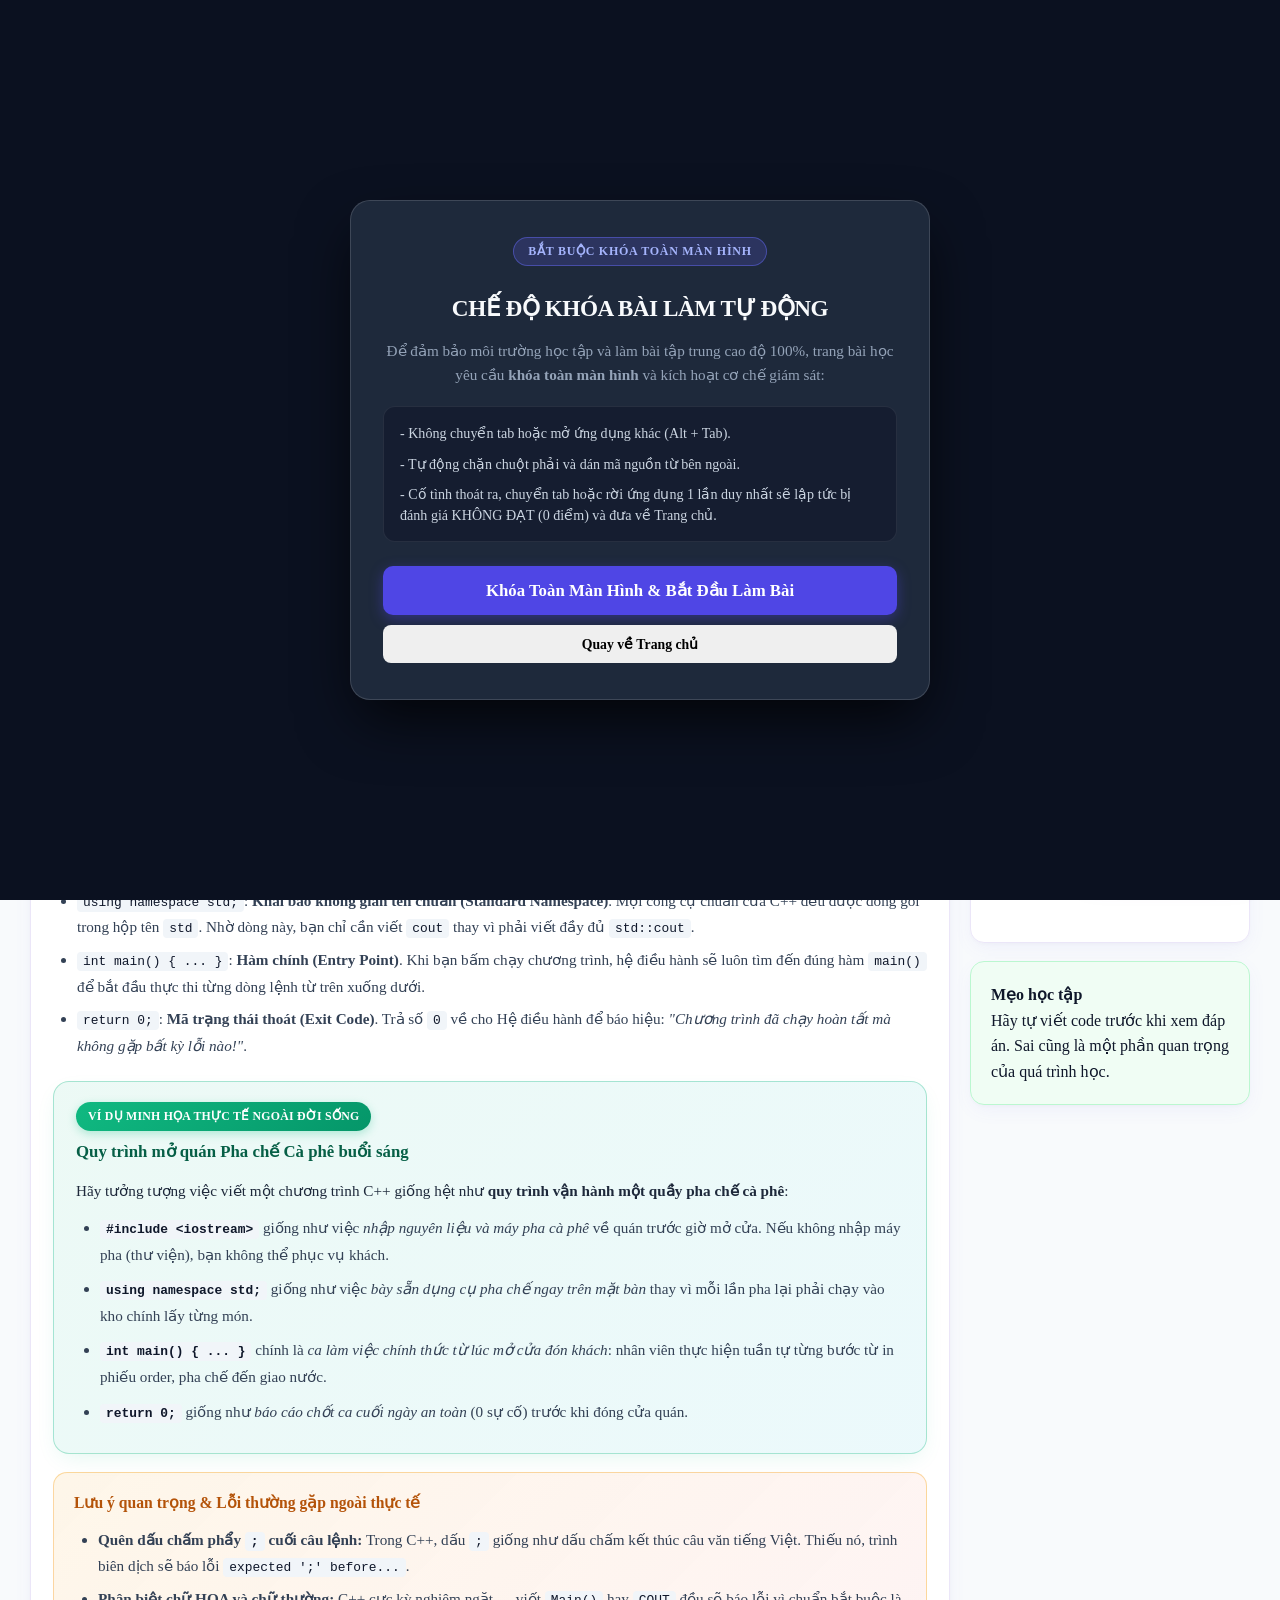
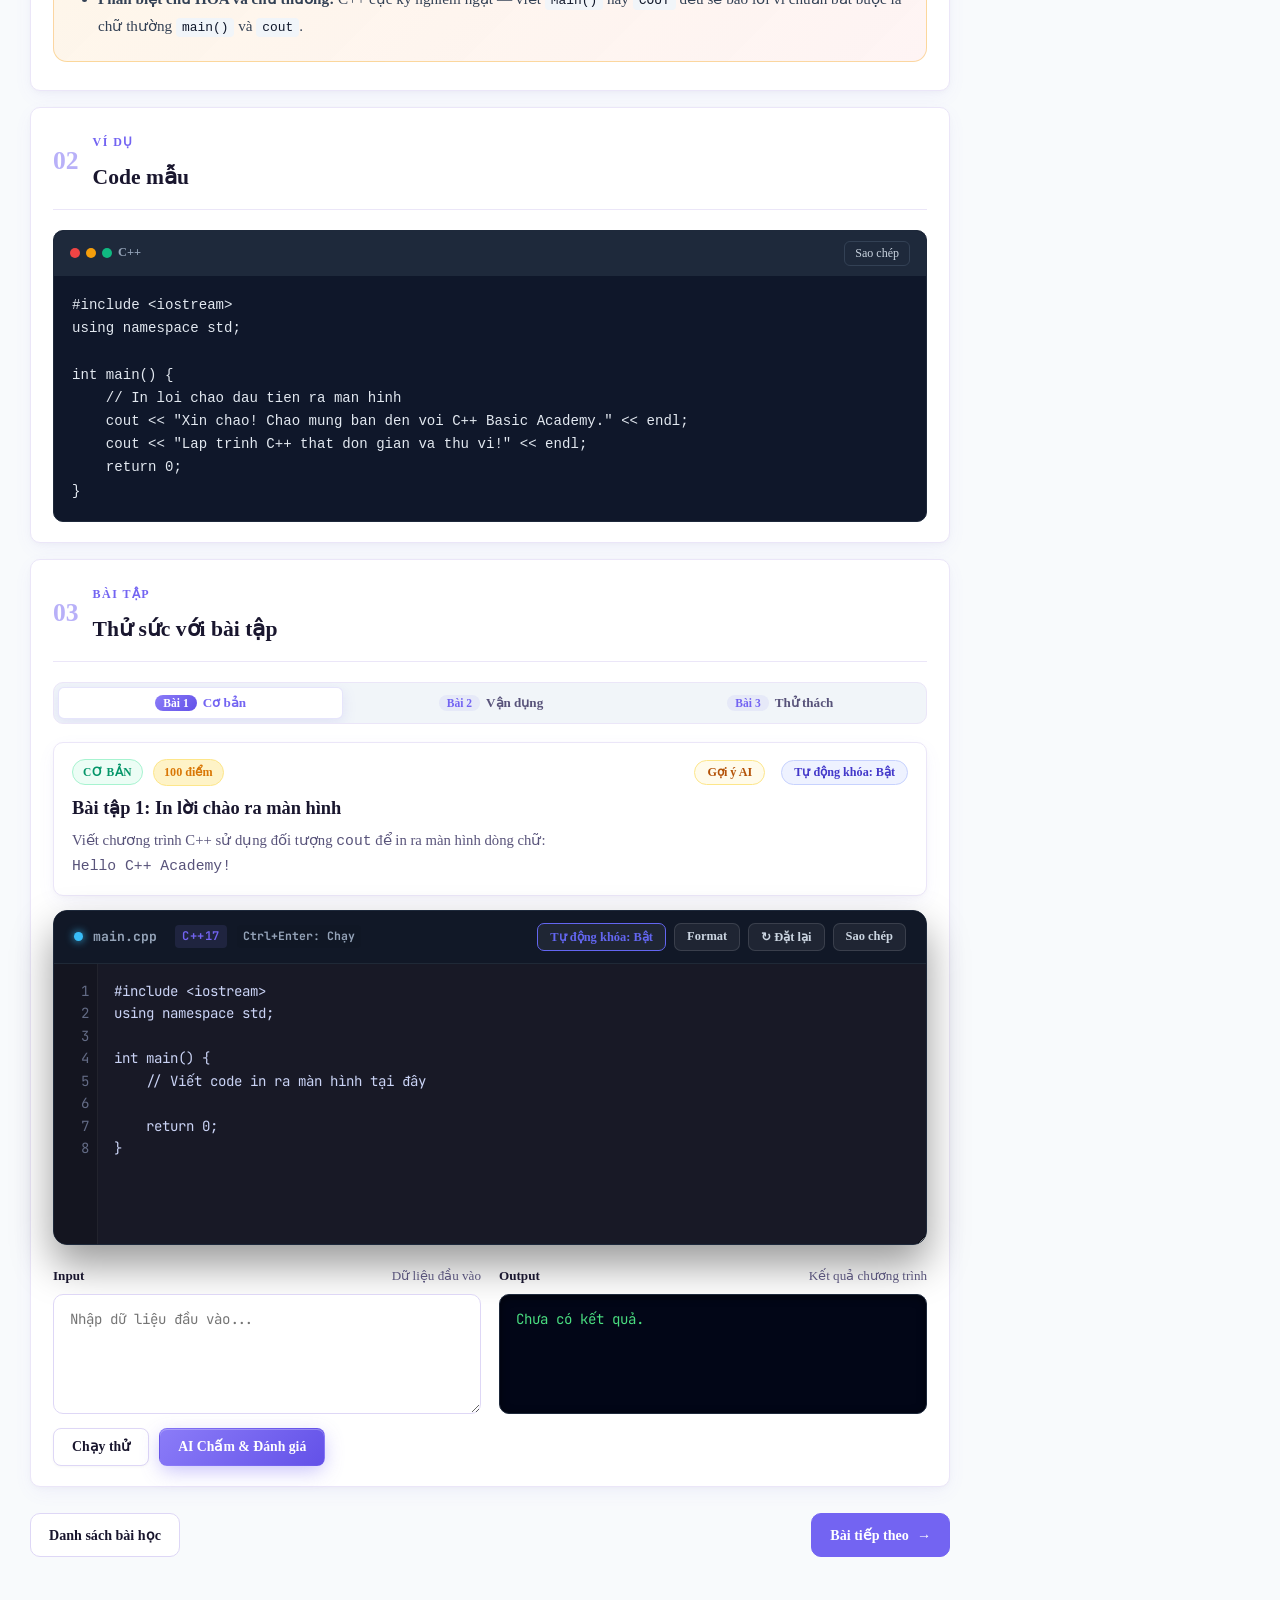
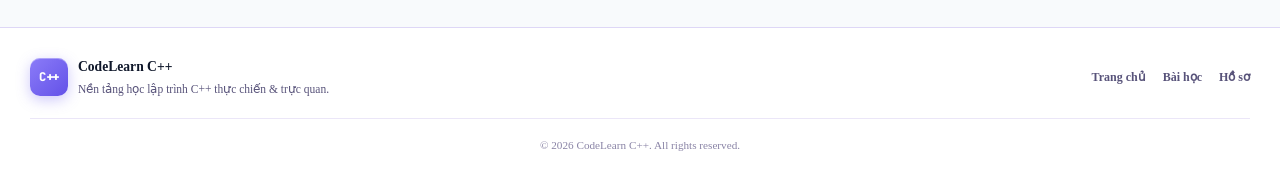
<file: lesson-detail.html>
<!DOCTYPE html>
<html lang="vi">
<head>
    <meta charset="UTF-8">

    <meta
        name="viewport"
        content="width=device-width, initial-scale=1.0"
    >

    <meta
        name="description"
        content="Học bài C++ và thực hành lập trình trực tiếp - CodeLearn C++"
    >

    <title>Học bài | CodeLearn C++</title>

        <link rel="preconnect" href="https://fonts.googleapis.com">
    <link rel="preconnect" href="https://fonts.gstatic.com" crossorigin>
    <link href="https://fonts.googleapis.com/css2?family=Inter:wght@400;500;600;700;800&family=JetBrains+Mono:wght@400;500;700&display=swap" rel="stylesheet">
    <link rel="stylesheet" href="css/style.css">
    <script>
        (function() {
            var t = localStorage.getItem("cpp_theme");
            if (t === "dark" || (!t && window.matchMedia && window.matchMedia("(prefers-color-scheme: dark)").matches)) {
                document.documentElement.classList.add("dark-theme");
            }
        })();
    </script>
</head>

<body>

    <!-- =========================================
         FOCUS / EXAM LOCK MODE BAR
    ========================================== -->
    <div id="focusModeBar" class="focus-mode-bar" hidden>
        <div class="focus-mode-inner">
            <div class="focus-mode-brand">
                <span class="focus-pulse-dot" aria-hidden="true"></span>
                <strong>KHÓA MÀN HÌNH TỰ ĐỘNG</strong>
                <span class="focus-mode-sub">Tự động giám sát chống tra cứu</span>
            </div>
            <div class="focus-mode-metrics">
                <div class="focus-metric-pill" id="focusViolationPill">
                    <span>Vi phạm:</span>
                    <strong id="focusViolationCount">0</strong>/1
                </div>
                <div class="focus-metric-pill">
                    <span>Thời gian:</span>
                    <strong id="focusTimerDisplay">00:00</strong>
                </div>
            </div>
            <div class="focus-mode-actions">
                <button type="button" id="btnExitFocusMode" class="btn-exit-focus">
                    Thoát khóa màn hình
                </button>
            </div>
        </div>
    </div>

    <!-- =========================================
         HEADER
    ========================================== -->

    <header class="site-header">

        <div class="container header-inner">

            <!-- Logo -->

            <a
                href="home.html"
                class="site-logo"
            >

                <div class="site-logo-mark">
                    C++
                </div>

                <div class="site-logo-text">
                    <strong>CodeLearn</strong>
                    <span>C++</span>
                </div>

            </a>


            <!-- Navigation -->

            <nav
                class="main-nav"
                id="mainNav"
                aria-label="Menu chính"
            >

                <a
                    href="home.html"
                    class="nav-link"
                >
                    Trang chủ
                </a>

                <a
                    href="lessons.html"
                    class="nav-link active"
                >
                    Bài học
                </a>

                <a
                    href="profile.html"
                    class="nav-link"
                >
                    Hồ sơ
                </a>

                <a
                    href="admin.html"
                    class="nav-link admin-nav-link"
                    id="adminNavLink"
                    hidden
                >
                    Quản trị
                </a>

            </nav>


            <!-- User -->
            <div class="header-user">
                <a href="profile.html" class="header-user-link" title="Xem hồ sơ cá nhân">
                    <div class="header-user-info">
                        <span id="headerUsername" class="header-username">Người học</span>
                        <span class="header-role">Học viên</span>
                    </div>
                    <div id="headerAvatar" class="header-avatar">U</div>
                </a>
            </div>


            <!-- Mobile menu -->

            <button
                type="button"
                class="mobile-menu-button"
                id="mobileMenuButton"
                aria-label="Mở menu"
                aria-expanded="false"
            >
                ☰
            </button>

        </div>

    </header>


    <!-- =========================================
         MAIN
    ========================================== -->

    <main>

        <!-- =====================================
             BREADCRUMB
        ====================================== -->

        <section class="lesson-breadcrumb-section">

            <div class="container">

                <div class="breadcrumb">

                    <a href="home.html">
                        Trang chủ
                    </a>

                    <span>›</span>

                    <a href="lessons.html">
                        Bài học
                    </a>

                    <span>›</span>

                    <span id="breadcrumbLesson">
                        Đang tải...
                    </span>

                </div>

            </div>

        </section>


        <!-- =====================================
             LESSON HEADER
        ====================================== -->

        <section class="lesson-detail-header">

            <div class="container">

                <div class="lesson-detail-header-grid">

                    <div>

                        <span
                            id="lessonChapter"
                            class="lesson-chapter-badge"
                        >
                            CHƯƠNG 1
                        </span>


                        <h1 id="lessonTitle">
                            Đang tải bài học...
                        </h1>


                        <p id="lessonDescription">
                            Vui lòng chờ trong giây lát...
                        </p>


                        <div class="lesson-meta">

                            <span>
                                <strong id="lessonLevel">
                                    Cơ bản
                                </strong>
                            </span>

                            <span>
                                <strong id="lessonDuration">
                                    15 phút
                                </strong>
                            </span>

                            <span>
                                &lt;/&gt;
                                <strong>
                                    Thực hành
                                </strong>
                            </span>

                        </div>

                    </div>


                    <!-- Lesson status -->

                    <div class="lesson-status-card">

                        <div class="lesson-status-icon"></div>

                        <div>

                            <span>
                                TRẠNG THÁI
                            </span>

                            <strong id="lessonStatus">
                                Chưa hoàn thành
                            </strong>

                        </div>

                    </div>

                </div>

            </div>

        </section>


        <!-- =====================================
             LESSON CONTENT
        ====================================== -->

        <section class="lesson-content-section">

            <div class="container">

                <div class="lesson-layout">

                    <!-- =================================
                         LEFT CONTENT
                    ================================== -->

                    <article class="lesson-content">

                        <!-- Introduction -->

                        <section class="lesson-block">

                            <div class="lesson-block-heading">

                                <span class="block-number">
                                    01
                                </span>

                                <div>

                                    <span class="section-label">
                                        LÝ THUYẾT
                                    </span>

                                    <h2>
                                        Nội dung bài học
                                    </h2>

                                </div>

                            </div>


                            <div
                                id="lessonContent"
                                class="lesson-text"
                            >

                                <div class="loading-card">

                                    <div class="loading-spinner"></div>

                                    <p>
                                        Đang tải nội dung...
                                    </p>

                                </div>

                            </div>

                        </section>


                        <!-- Example code -->

                        <section class="lesson-block">

                            <div class="lesson-block-heading">

                                <span class="block-number">
                                    02
                                </span>

                                <div>

                                    <span class="section-label">
                                        VÍ DỤ
                                    </span>

                                    <h2>
                                        Code mẫu
                                    </h2>

                                </div>

                            </div>


                            <div class="code-example">

                                <div class="code-example-header">

                                    <div class="code-language">

                                        <span class="code-dot"></span>
                                        <span class="code-dot"></span>
                                        <span class="code-dot"></span>

                                        <strong>
                                            C++
                                        </strong>

                                    </div>

                                    <button
                                        type="button"
                                        id="copyExampleButton"
                                        class="code-copy-button"
                                    >
                                        Sao chép
                                    </button>

                                </div>


                                <pre class="no-copy"><code id="lessonExampleCode"></code></pre>

                            </div>

                        </section>


                        <!-- Exercise -->

                        <section class="lesson-block">

                            <div class="lesson-block-heading">

                                <span class="block-number">
                                    03
                                </span>

                                <div>

                                    <span class="section-label">
                                        BÀI TẬP
                                    </span>

                                    <h2>
                                        Thử sức với bài tập
                                    </h2>

                                </div>

                            </div>


                            <!-- 3 Exercises Navigation Tabs -->
                            <div class="exercise-tabs-container">
                                <div class="exercise-tabs-bar" id="exerciseTabsBar" role="tablist">
                                    <button type="button" class="exercise-tab-btn active" data-index="0" role="tab" id="tabEx0">
                                        <span class="tab-badge">Bài 1</span>
                                        <span class="tab-label">Cơ bản</span>
                                        <span class="tab-status-icon" id="tabStatus0"></span>
                                    </button>
                                    <button type="button" class="exercise-tab-btn" data-index="1" role="tab" id="tabEx1">
                                        <span class="tab-badge">Bài 2</span>
                                        <span class="tab-label">Vận dụng</span>
                                        <span class="tab-status-icon" id="tabStatus1"></span>
                                    </button>
                                    <button type="button" class="exercise-tab-btn" data-index="2" role="tab" id="tabEx2">
                                        <span class="tab-badge">Bài 3</span>
                                        <span class="tab-label">Thử thách</span>
                                        <span class="tab-status-icon" id="tabStatus2"></span>
                                    </button>
                                </div>
                            </div>

                            <!-- Exercise description -->

                            <div class="exercise-description">

                                <div style="flex: 1;">

                                    <div class="exercise-header-meta">
                                        <span class="exercise-level-tag tag-easy" id="exerciseLevelTag">Cơ bản</span>
                                        <span class="exercise-points-tag" id="exercisePointsTag">100 điểm</span>
                                        <button type="button" class="btn-hint-toggle" id="btnHintToggle">
                                            Gợi ý AI
                                        </button>
                                        <button type="button" class="btn-focus-mode active" id="btnToggleFocusMode" title="Chế độ khóa màn hình tự động đang hoạt động">
                                            Tự động khóa: Bật
                                        </button>
                                    </div>

                                    <h3 id="exerciseTitle">
                                        Bài tập 1: Cơ bản
                                    </h3>

                                    <p id="exerciseDescription">
                                        Đang tải đề bài...
                                    </p>

                                    <div class="exercise-ai-hint-box" id="exerciseAiHintBox" hidden>
                                        <strong>Gợi ý từ AI:</strong>
                                        <span id="exerciseAiHintText"></span>
                                    </div>

                                </div>

                            </div>


                            <!-- =================================
                                 CODE EDITOR
                            ================================== -->

                            <div class="code-editor-container">

                                <div class="code-editor-header">

                                    <div class="editor-title">

                                        <span class="editor-dot"></span>

                                        <strong>
                                            main.cpp
                                        </strong>

                                        <span class="editor-lang-badge">C++17</span>

                                        <span class="editor-shortcut-hint" title="Phím tắt: Ctrl + Enter để chạy code">Ctrl+Enter: Chạy</span>

                                    </div>


                                    <div class="editor-actions">

                                        <button type="button" id="btnEditorFocusMode" class="editor-button editor-focus-btn" title="Bật chế độ khóa toàn màn hình chống tra cứu">Tự động khóa: Bật</button>
                                        <button
                                            type="button"
                                            id="formatCodeButton"
                                            class="editor-button"
                                            title="Tự động căn lề và định dạng code C++"
                                        >
                                            Format
                                        </button>

                                        <button
                                            type="button"
                                            id="resetCodeButton"
                                            class="editor-button"
                                        >
                                            ↻ Đặt lại
                                        </button>

                                        <button
                                            type="button"
                                            id="copyCodeButton"
                                            class="editor-button"
                                        >
                                            Sao chép
                                        </button>

                                    </div>

                                </div>

                                <div class="editor-wrapper-layout">
                                    <div id="editorLineNumbers" class="editor-line-numbers" aria-hidden="true">1</div>
                                    <textarea
                                        id="codeEditor"
                                        class="code-editor"
                                        spellcheck="false"
                                        placeholder="// Viết code C++ của bạn ở đây..."
                                    ></textarea>
                                </div>

                            </div>


                            <!-- =================================
                                 INPUT
                            ================================== -->

                            <div class="input-output-grid">

                                <div class="io-box">

                                    <div class="io-header">

                                        <div>

                                            <span class="io-icon"></span>

                                            <strong>
                                                Input
                                            </strong>

                                        </div>

                                        <span>
                                            Dữ liệu đầu vào
                                        </span>

                                    </div>


                                    <textarea
                                        id="inputData"
                                        class="io-textarea"
                                        placeholder="Nhập dữ liệu đầu vào..."
                                    ></textarea>

                                </div>


                                <div class="io-box">

                                    <div class="io-header">

                                        <div>

                                            <span class="io-icon"></span>

                                            <strong>
                                                Output
                                            </strong>

                                        </div>

                                        <span>
                                            Kết quả chương trình
                                        </span>

                                    </div>


                                    <pre
                                        id="outputData"
                                        class="output-display"
                                    >Chưa có kết quả.</pre>

                                </div>

                            </div>


                            <!-- =================================
                                 RUN / SUBMIT
                            ================================== -->

                            <div class="exercise-actions">

                                <button
                                    type="button"
                                    id="runCodeButton"
                                    class="btn btn-secondary"
                                >
                                    Chạy thử
                                </button>


                                <button
                                    type="button"
                                    id="submitCodeButton"
                                    class="btn btn-primary btn-ai-evaluate"
                                >
                                    AI Chấm & Đánh giá
                                </button>

                            </div>


                            <!-- =================================
                                 RUN STATUS
                            ================================== -->

                            <div
                                id="codeStatus"
                                class="code-status"
                                hidden
                            ></div>


                            <!-- =================================
                                 AI FEEDBACK
                            ================================== -->

                            <div
                                id="aiFeedback"
                                class="ai-feedback"
                                hidden
                            >

                                <div class="ai-feedback-header">

                                    <div>

                                        <span class="ai-badge">
                                            AI CODE EVALUATOR
                                        </span>

                                        <h3>
                                            Đánh giá mức độ hiểu bài
                                        </h3>

                                    </div>

                                </div>


                                <!-- Score & Comprehension meter -->

                                <div class="ai-score-section">

                                    <div class="ai-score-circle">

                                        <strong id="aiScore">
                                            0
                                        </strong>

                                        <span>
                                            /100
                                        </span>

                                    </div>


                                    <div class="ai-score-info">

                                        <span>
                                            MỨC ĐỘ HIỂU BÀI
                                        </span>

                                        <strong id="aiResult">
                                            Chưa đánh giá
                                        </strong>

                                        <!-- Comprehension Meter -->
                                        <div class="comprehension-meter-wrapper">
                                            <div class="comprehension-meter-bar">
                                                <div class="comprehension-meter-fill" id="aiComprehensionFill" style="width: 0%;"></div>
                                            </div>
                                            <span class="comprehension-percent" id="aiComprehensionPercent">0%</span>
                                        </div>

                                        <p id="aiSummary">
                                            Hệ thống đang phân tích bài làm.
                                        </p>

                                        <!-- Real Academic Benchmark (VNOI Wiki) -->
                                        <div id="aiRealDataBenchmark" class="ai-real-benchmark-box" style="margin-top: 10px; background: rgba(99, 102, 241, 0.08); border: 1px solid rgba(99, 102, 241, 0.25); border-radius: 8px; padding: 10px 12px; display: none;">
                                            <div style="display: flex; align-items: center; justify-content: space-between; gap: 8px; flex-wrap: wrap;">
                                                <span style="display: flex; align-items: center; gap: 6px; font-weight: 700; font-size: 0.8rem; color: #4338ca;">
                                                    ĐỐI CHIẾU DỮ LIỆU THẬT (VNOI WIKI &amp; OLYMPIC TIN HỌC)
                                                </span>
                                                <a id="aiRealSourceLink" href="https://github.com/VNOI-Admin/vnoi_wiki" target="_blank" rel="noopener" style="font-size: 0.78rem; color: #4f46e5; text-decoration: underline; font-weight: 600;">Xem bài viết gốc ↗</a>
                                            </div>
                                            <div id="aiRealStandardDesc" style="font-size: 0.82rem; color: var(--text-color, #1e293b); margin-top: 5px; line-height: 1.45;"></div>
                                        </div>

                                    </div>

                                </div>


                                <!-- Feedback -->

                                <div class="ai-feedback-grid">

                                    <div class="feedback-item">

                                        <div class="feedback-item-icon"></div>

                                        <div>

                                            <strong>
                                                Điểm làm tốt
                                            </strong>

                                            <p id="aiStrength">
                                                —
                                            </p>

                                        </div>

                                    </div>


                                    <div class="feedback-item">

                                        <div class="feedback-item-icon"></div>

                                        <div>

                                            <strong>
                                                Cần cải thiện
                                            </strong>

                                            <p id="aiImprovement">
                                                —
                                            </p>

                                        </div>

                                    </div>


                                    <div class="feedback-item">

                                        

                                        <div>

                                            <strong>
                                                Lời khuyên & Định hướng
                                            </strong>

                                            <p id="aiAdvice">
                                                —
                                            </p>

                                        </div>

                                    </div>

                                </div>

                                <!-- Test Cases Breakdown (if any) -->
                                <div id="aiTestCasesBox" style="margin-top: 16px; border-top: 1px solid var(--border, #e2e8f0); padding-top: 14px;" hidden>
                                    <h4 style="font-size: 0.95rem; font-weight: 700; margin-bottom: 8px; display: flex; align-items: center; justify-content: space-between;">
                                        <span style="display: flex; align-items: center; gap: 6px;">Kết quả kiểm thử Test Cases:</span>
                                        <span id="aiTestCasesCount" style="font-size: 0.82rem; font-weight: 700; color: var(--primary);">0/0 passed</span>
                                    </h4>
                                    <div id="aiTestCasesList" style="display: flex; flex-direction: column; gap: 8px;"></div>
                                </div>

                                <!-- AI Action Bar -->
                                <div class="ai-feedback-actions" style="margin-top: 16px; padding-top: 14px; border-top: 1px dashed var(--border, #e2e8f0); display: flex; justify-content: flex-end; gap: 10px; flex-wrap: wrap;">
                                    <button type="button" class="btn btn-secondary" id="btnAskAiAboutGrading" style="font-size: 0.88rem; display: flex; align-items: center; gap: 6px;">
                                        Nhờ AI giải thích chi tiết &amp; hướng dẫn sửa
                                    </button>
                                </div>

                            </div>

                        </section>


                        <!-- =================================
                             NAVIGATION
                        ================================== -->

                        <div class="lesson-navigation">

                            <a
                                href="#"
                                id="previousLessonButton"
                                class="lesson-nav-button"
                                style="display: none;"
                            >

                                <span>
                                    ←
                                </span>

                                Bài trước

                            </a>

                            <a
                                href="lessons.html"
                                id="backToLessons"
                                class="lesson-nav-button"
                            >

                                Danh sách bài học

                            </a>


                            <a
                                href="#"
                                id="nextLessonButton"
                                class="lesson-nav-button next"
                            >

                                Bài tiếp theo

                                <span>
                                    →
                                </span>

                            </a>

                        </div>

                    </article>


                    <!-- =================================
                         RIGHT SIDEBAR
                    ================================== -->

                    <aside class="lesson-sidebar">

                        <!-- Progress -->

                        <div class="sidebar-card">

                            <div class="sidebar-card-header">

                                <span class="section-label">
                                    TIẾN ĐỘ
                                </span>

                                <strong id="sidebarProgress">
                                    0%
                                </strong>

                            </div>


                            <div class="progress-bar">

                                <div
                                    id="sidebarProgressBar"
                                    class="progress-bar-fill"
                                    style="width: 0%"
                                ></div>

                            </div>


                            <p>
                                Hoàn thành bài tập để cập nhật
                                tiến độ học tập.
                            </p>

                        </div>


                        <!-- Course navigation -->

                        <div class="sidebar-card">

                            <div class="sidebar-card-title">

                                

                                <strong>
                                    Nội dung khóa học
                                </strong>

                            </div>


                            <div
                                id="courseSidebarLessons"
                                class="sidebar-lessons"
                            >

                                <div class="sidebar-loading">
                                    Đang tải...
                                </div>

                            </div>

                        </div>


                        <!-- Tips -->

                        <div class="sidebar-card sidebar-tip">

                            <strong>
                                Mẹo học tập
                            </strong>

                            <p>
                                Hãy tự viết code trước khi xem
                                đáp án. Sai cũng là một phần
                                quan trọng của quá trình học.
                            </p>

                        </div>

                    </aside>

                </div>

            </div>

        </section>

        <!-- =====================================
             AI TUTOR MENTOR FLOATING WIDGET
        ====================================== -->
        <div id="aiMentorWidget" class="ai-mentor-widget">
            <!-- Floating toggle button -->
            <button type="button" id="btnToggleAiMentor" class="ai-mentor-toggle-btn" title="Trợ lý AI Trợ Giảng C++" aria-label="Mở Trợ lý AI Trợ Giảng">
                <span class="ai-icon-bubble">AI</span>
                <span class="ai-toggle-text">AI Trợ giảng</span>
                <span class="ai-pulse-dot"></span>
            </button>

            <!-- Chat Drawer Panel -->
            <aside id="aiMentorPanel" class="ai-mentor-panel" hidden>
                <div class="ai-mentor-header">
                    <div class="ai-mentor-brand">
                        <div class="ai-avatar-circle">AI</div>
                        <div>
                            <div style="display: flex; align-items: center; gap: 6px;">
                                <strong>CodeLearn AI</strong>
                                <span style="font-size: 0.68rem; background: rgba(16, 185, 129, 0.15); color: #059669; padding: 1px 6px; border-radius: 999px; font-weight: 700;">ChatGPT Mode</span>
                                <span style="font-size: 0.68rem; background: rgba(79, 70, 229, 0.15); color: #4338ca; padding: 1px 6px; border-radius: 999px; font-weight: 700;">Data Thật VNOI</span>
                            </div>
                            <span style="font-size: 0.75rem; color: var(--text-muted, #64748b);">Trợ giảng C++ thông minh 24/7 (Chuẩn Olympic Tin học)</span>
                        </div>
                    </div>
                    <div style="display: flex; align-items: center; gap: 4px;">
                        <button type="button" id="btnAiSettings" class="ai-reset-btn" title="Cài đặt AI & API Key" aria-label="Cài đặt AI"></button>
                        <button type="button" id="btnResetAiMentor" class="ai-reset-btn" title="Làm mới hội thoại" aria-label="Làm mới hội thoại"></button>
                        <button type="button" id="btnCloseAiMentor" class="ai-close-btn" aria-label="Đóng Trợ lý AI">✕</button>
                    </div>
                </div>

                <!-- Persona / Role Selector -->
                <div class="ai-persona-bar">
                    <span style="color: var(--text-muted); font-size: 0.73rem;">Vai trò AI:</span>
                    <select id="aiPersonaSelect" class="ai-persona-select" title="Chọn phong cách phản hồi của AI">
                        <option value="tutor" selected>Gia sư kiên nhẫn</option>
                        <option value="interviewer">Phỏng vấn FAANG</option>
                        <option value="professor">Giáo sư Đại học</option>
                    </select>
                </div>

                <div class="ai-mentor-body" id="aiMentorMessages">
                    <div class="ai-msg ai-msg-bot">
                        Chào bạn! Mình là <strong>CodeLearn AI (ChatGPT C++ Tutor)</strong>.<br>
                        Hệ thống được trang bị <strong>100% Dữ liệu Thật từ VNOI Wiki &amp; Chuẩn Olympic Tin học (Tác giả IOI Phạm Văn Hạnh, VNU-HUS, Google)</strong>. Mình có thể giải thích chi tiết, gợi ý bài tập, đối chiếu thuật toán và review code chuẩn mực! Hãy hỏi bất kỳ điều gì hoặc chọn gợi ý bên dưới nhé.
                    </div>
                </div>

                <!-- Quick prompt chips -->
                <div class="ai-quick-chips">
                    <button type="button" class="ai-chip" data-prompt="Con trỏ trong C/C++ theo chuyên đề Phạm Văn Hạnh (Huy chương Vàng IOI 2015)">Con trỏ (Phạm Văn Hạnh)</button>
                    <button type="button" class="ai-chip" data-prompt="Thuật toán Tìm kiếm nhị phân chuẩn VNOI Wiki">Nhị phân VNOI</button>
                    <button type="button" class="ai-chip" data-prompt="Kinh nghiệm thực tế phỏng vấn kỹ thuật tại Google">Phỏng vấn Google</button>
                    <button type="button" class="ai-chip" data-prompt="Gợi ý cách giải bài tập hiện tại">Gợi ý làm bài</button>
                    <button type="button" class="ai-chip" data-prompt="Kiểm tra xem code trong editor có lỗi gì không">Kiểm tra lỗi code</button>
                    <button type="button" class="ai-chip" data-prompt="Con trỏ thông minh unique_ptr và shared_ptr khác nhau thế nào?">Con trỏ thông minh</button>
                    <button type="button" class="ai-chip" data-prompt="Thuật toán quy hoạch động Cái túi (Knapsack) chuẩn VNOI">DP Cái túi</button>
                </div>

                <!-- Attached code indicator -->
                <div id="aiAttachedSnippet" class="ai-attached-snippet" hidden>
                    <span>Đang đính kèm code từ Editor</span>
                    <button type="button" class="snippet-close" id="btnRemoveAttachedCode" title="Bỏ đính kèm">✕</button>
                </div>

                <form id="aiMentorForm" class="ai-mentor-input-row">
                    <div class="ai-input-tools">
                        <button type="button" id="btnAiAttachCode" class="ai-tool-btn" title="Đính kèm code từ Editor" aria-label="Đính kèm code"></button>
                        <button type="button" id="btnAiVoice" class="ai-tool-btn" title="Nhập liệu bằng giọng nói" aria-label="Nói vào micro"></button>
                    </div>
                    <input type="text" id="aiMentorInput" placeholder="Hỏi AI về code hoặc cú pháp C++..." autocomplete="off">
                    <button type="submit" id="btnSendAiMentor" class="btn btn-primary" title="Gửi câu hỏi">Gửi</button>
                </form>
            </aside>
        </div>

        <!-- AI API Settings Modal -->
        <div id="aiSettingsModal" class="ai-settings-modal" hidden>
            <div class="ai-settings-dialog">
                <div style="display: flex; justify-content: space-between; align-items: center; margin-bottom: 16px;">
                    <h3 style="margin: 0; font-size: 1.15rem; font-weight: 700;"> Cấu hình Bộ não AI</h3>
                    <button type="button" id="btnCloseAiSettings" style="background: none; border: none; font-size: 1.2rem; cursor: pointer; color: var(--text-muted);">✕</button>
                </div>
                <p style="font-size: 0.85rem; color: var(--text-muted); margin-bottom: 14px; line-height: 1.5;">
                    Mặc định hệ thống dùng <strong>CodeLearn Neural Tutor</strong> (miễn phí, không cần cấu hình). Bạn có thể tích hợp API Key riêng của Gemini hoặc OpenAI để đạt độ thông minh cao nhất.
                </p>
                <div style="display: flex; flex-direction: column; gap: 12px; margin-bottom: 18px;">
                    <div>
                        <label style="display: block; font-size: 0.8rem; font-weight: 600; margin-bottom: 4px;">Google Gemini API Key (Khuyên dùng):</label>
                        <input type="password" id="inputGeminiKey" placeholder="AIzaSy..." style="width: 100%; padding: 8px 12px; border-radius: 8px; border: 1px solid var(--border, #cbd5e1); font-family: monospace; font-size: 0.82rem; background: transparent; color: inherit;">
                        <span style="font-size: 0.72rem; color: var(--text-muted);">Lấy key miễn phí tại <a href="https://aistudio.google.com/app/apikey" target="_blank" style="color: var(--primary);">aistudio.google.com</a></span>
                    </div>
                    <div>
                        <label style="display: block; font-size: 0.8rem; font-weight: 600; margin-bottom: 4px;">OpenAI API Key (Tùy chọn):</label>
                        <input type="password" id="inputOpenAiKey" placeholder="sk-..." style="width: 100%; padding: 8px 12px; border-radius: 8px; border: 1px solid var(--border, #cbd5e1); font-family: monospace; font-size: 0.82rem; background: transparent; color: inherit;">
                    </div>
                </div>
                <div style="display: flex; justify-content: flex-end; gap: 8px;">
                    <button type="button" id="btnCancelAiSettings" class="btn btn-outline" style="padding: 7px 14px; font-size: 0.85rem;">Hủy</button>
                    <button type="button" id="btnSaveAiSettings" class="btn btn-primary" style="padding: 7px 16px; font-size: 0.85rem;">Lưu Cấu hình</button>
                </div>
            </div>
        </div>

            <!-- =========================================
             FOCUS MODE MODALS
        ========================================== -->
        <!-- Start Focus Modal (Khóa Full Màn Hình) -->
        <div id="focusStartModal" class="fullscreen-lock-curtain">
            <div class="fullscreen-lock-card">
                <span class="lock-shield-badge">BẮT BUỘC KHÓA TOÀN MÀN HÌNH</span>
                <h2>CHẾ ĐỘ KHÓA BÀI LÀM TỰ ĐỘNG</h2>
                <p class="lock-desc">
                    Để đảm bảo môi trường học tập và làm bài tập trung cao độ 100%, trang bài học yêu cầu <strong>khóa toàn màn hình</strong> và kích hoạt cơ chế giám sát:
                </p>
                <div class="lock-rules-box">
                    <div class="lock-rule-item">- Không chuyển tab hoặc mở ứng dụng khác (Alt + Tab).</div>
                    <div class="lock-rule-item">- Tự động chặn chuột phải và dán mã nguồn từ bên ngoài.</div>
                    <div class="lock-rule-item">- Cố tình thoát ra, chuyển tab hoặc rời ứng dụng 1 lần duy nhất sẽ lập tức bị đánh giá KHÔNG ĐẠT (0 điểm) và đưa về Trang chủ.</div>
                </div>
                <div class="focus-modal-actions" style="display: flex; flex-direction: column; gap: 10px; margin-top: 20px;">
                    <button type="button" id="btnConfirmStartFocus" class="btn btn-primary btn-lock-enter">
                        Khóa Toàn Màn Hình &amp; Bắt Đầu Làm Bài
                    </button>
                    <button type="button" id="btnCancelStartFocus" class="btn btn-outline" style="width: 100%;">
                        Quay về Trang chủ
                    </button>
                </div>
            </div>
        </div>

        <!-- Violation Alert Modal -->
        <div id="focusViolationModal" class="focus-modal-overlay focus-violation-overlay" hidden>
            <div class="focus-modal-card focus-violation-card">
                <div class="focus-violation-header">
                    <span class="focus-violation-badge">CẢNH BÁO VI PHẠM</span>
                    <h3 class="focus-violation-title">BẠN ĐÃ RỜI KHỎI MÀN HÌNH LÀM BÀI!</h3>
                </div>
                <div class="focus-violation-body">
                    <p class="focus-violation-msg" id="focusViolationMsg">
                        Hệ thống phát hiện bạn vừa chuyển tab hoặc rời sang ứng dụng khác.
                    </p>
                    <div class="focus-violation-meter">
                        <div class="violation-count-box">
                            <span>Số lần vi phạm:</span>
                            <strong id="violationAlertCount">1</strong> / 1
                        </div>
                    </div>
                    <p class="focus-violation-subtext" id="focusViolationSubtext">
                        Hệ thống tự động đánh giá bài học này KHÔNG ĐẠT (0 điểm) do vi phạm quy chế rời khỏi màn hình làm bài!
                    </p>
                </div>
                <div class="focus-violation-actions">
                    <button type="button" id="btnResumeFocus" class="btn btn-danger-resume">
                        Quay về Trang chủ ngay
                    </button>
                </div>
            </div>
        </div>

        <!-- Exit Confirmation Modal -->
        <div id="focusExitModal" class="focus-modal-overlay" hidden>
            <div class="focus-modal-card">
                <div class="focus-modal-header">
                    <h3>Xác nhận thoát về Trang chủ</h3>
                </div>
                <div class="focus-modal-body">
                    <p>
                        Bạn có chắc chắn muốn thoát khỏi màn hình làm bài? Thao tác này sẽ hủy phiên làm bài, đánh giá bài học KHÔNG ĐẠT (0 điểm) và đưa bạn quay trở về Trang chủ.
                    </p>
                </div>
                <div class="focus-modal-actions">
                    <button type="button" id="btnConfirmExitFocus" class="btn btn-danger">
                        Xác nhận thoát
                    </button>
                    <button type="button" id="btnCancelExitFocus" class="btn btn-outline">
                        Tiếp tục làm bài
                    </button>
                </div>
            </div>
        </div>

    </main>


    <!-- =========================================
         FOOTER
    ========================================== -->

    <footer class="site-footer">

        <div class="container footer-inner">

            <div class="footer-brand">

                <div class="site-logo-mark">
                    C++
                </div>

                <div>

                    <strong>
                        CodeLearn C++
                    </strong>

                    <p>
                        Nền tảng học lập trình C++ thực chiến & trực quan.
                    </p>

                </div>

            </div>


            <div class="footer-links">

                <a href="home.html">
                    Trang chủ
                </a>

                <a href="lessons.html">
                    Bài học
                </a>

                <a href="profile.html">
                    Hồ sơ
                </a>

            </div>


            <p class="copyright">
                © 2026 CodeLearn C++. All rights reserved.
            </p>

        </div>

    </footer>


    <!-- =========================================
         JAVASCRIPT
    ========================================== -->

    <script src="js/api.js"></script>
    <script src="js/storage.js"></script>
    <script src="js/layout.js"></script>
    <script src="js/exercises-data.js"></script>
    <script src="js/lesson-detail.js"></script>

</body>
</html>
</file>
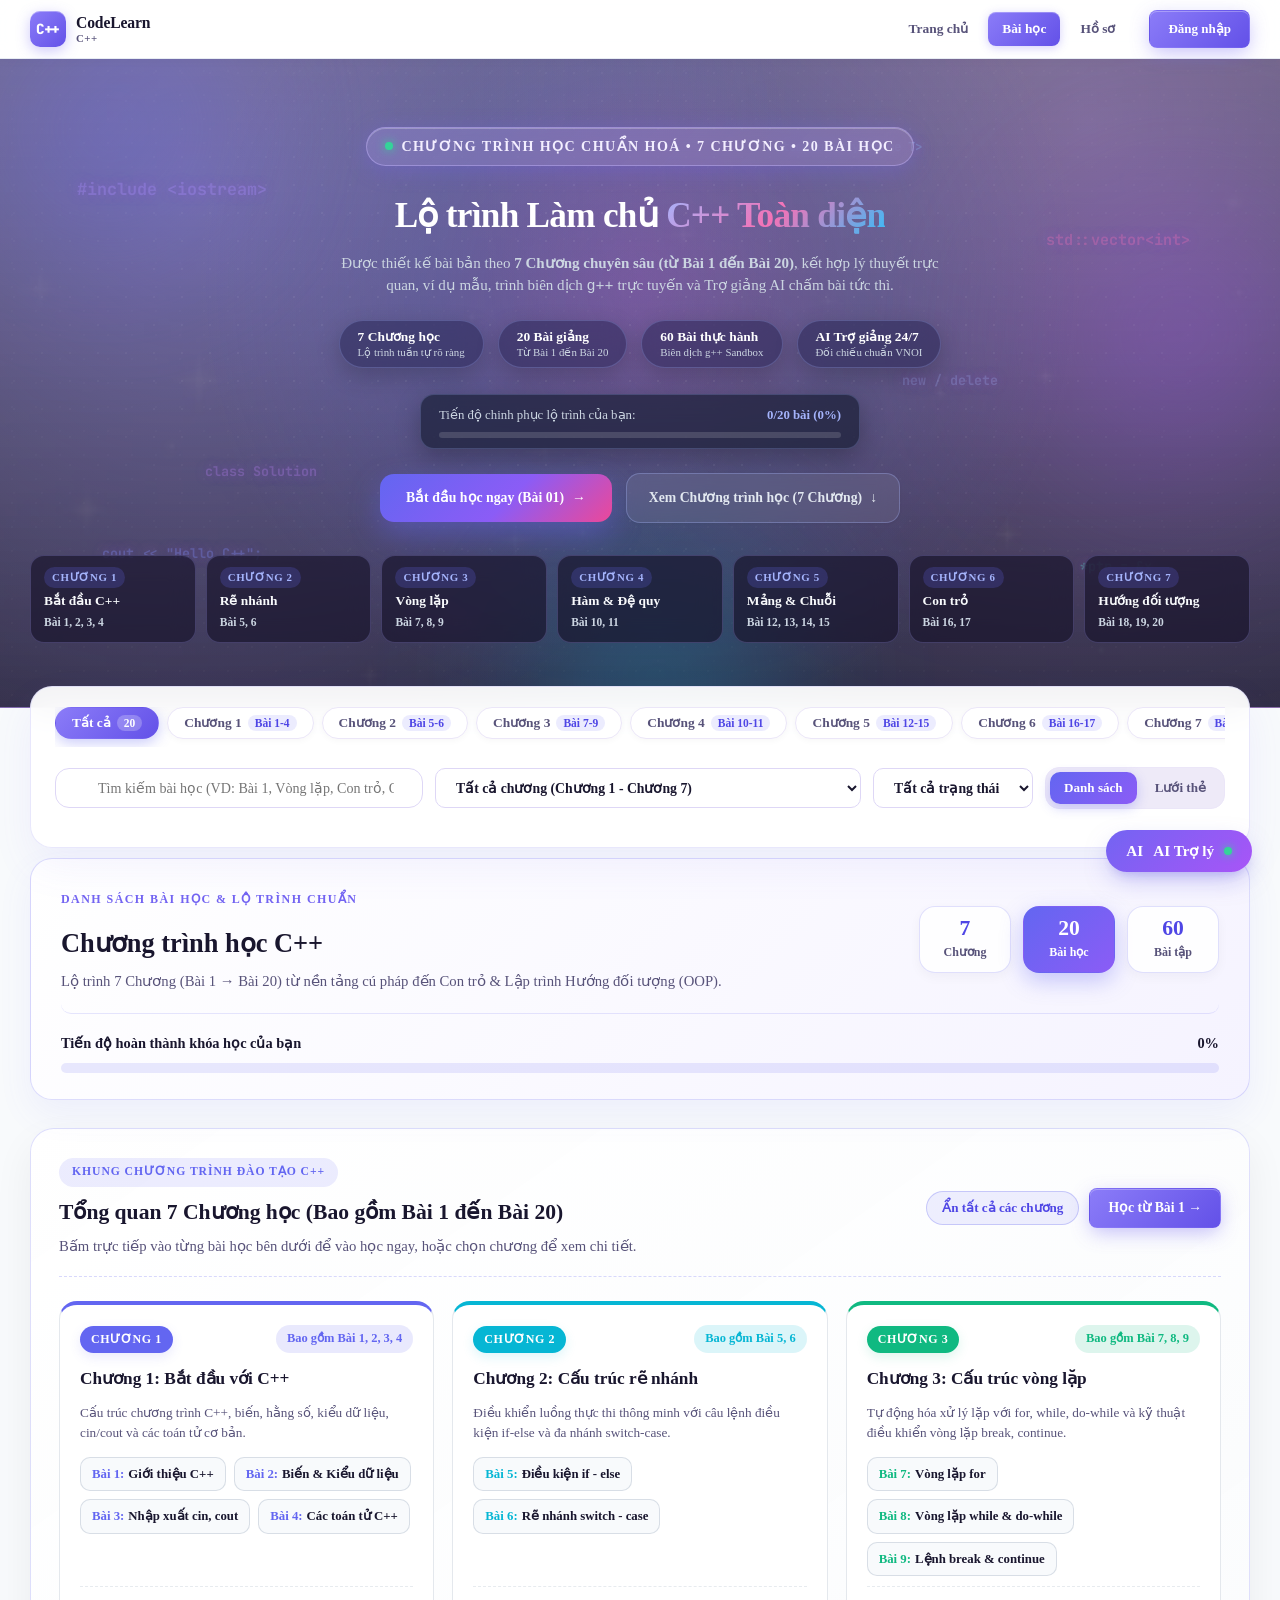
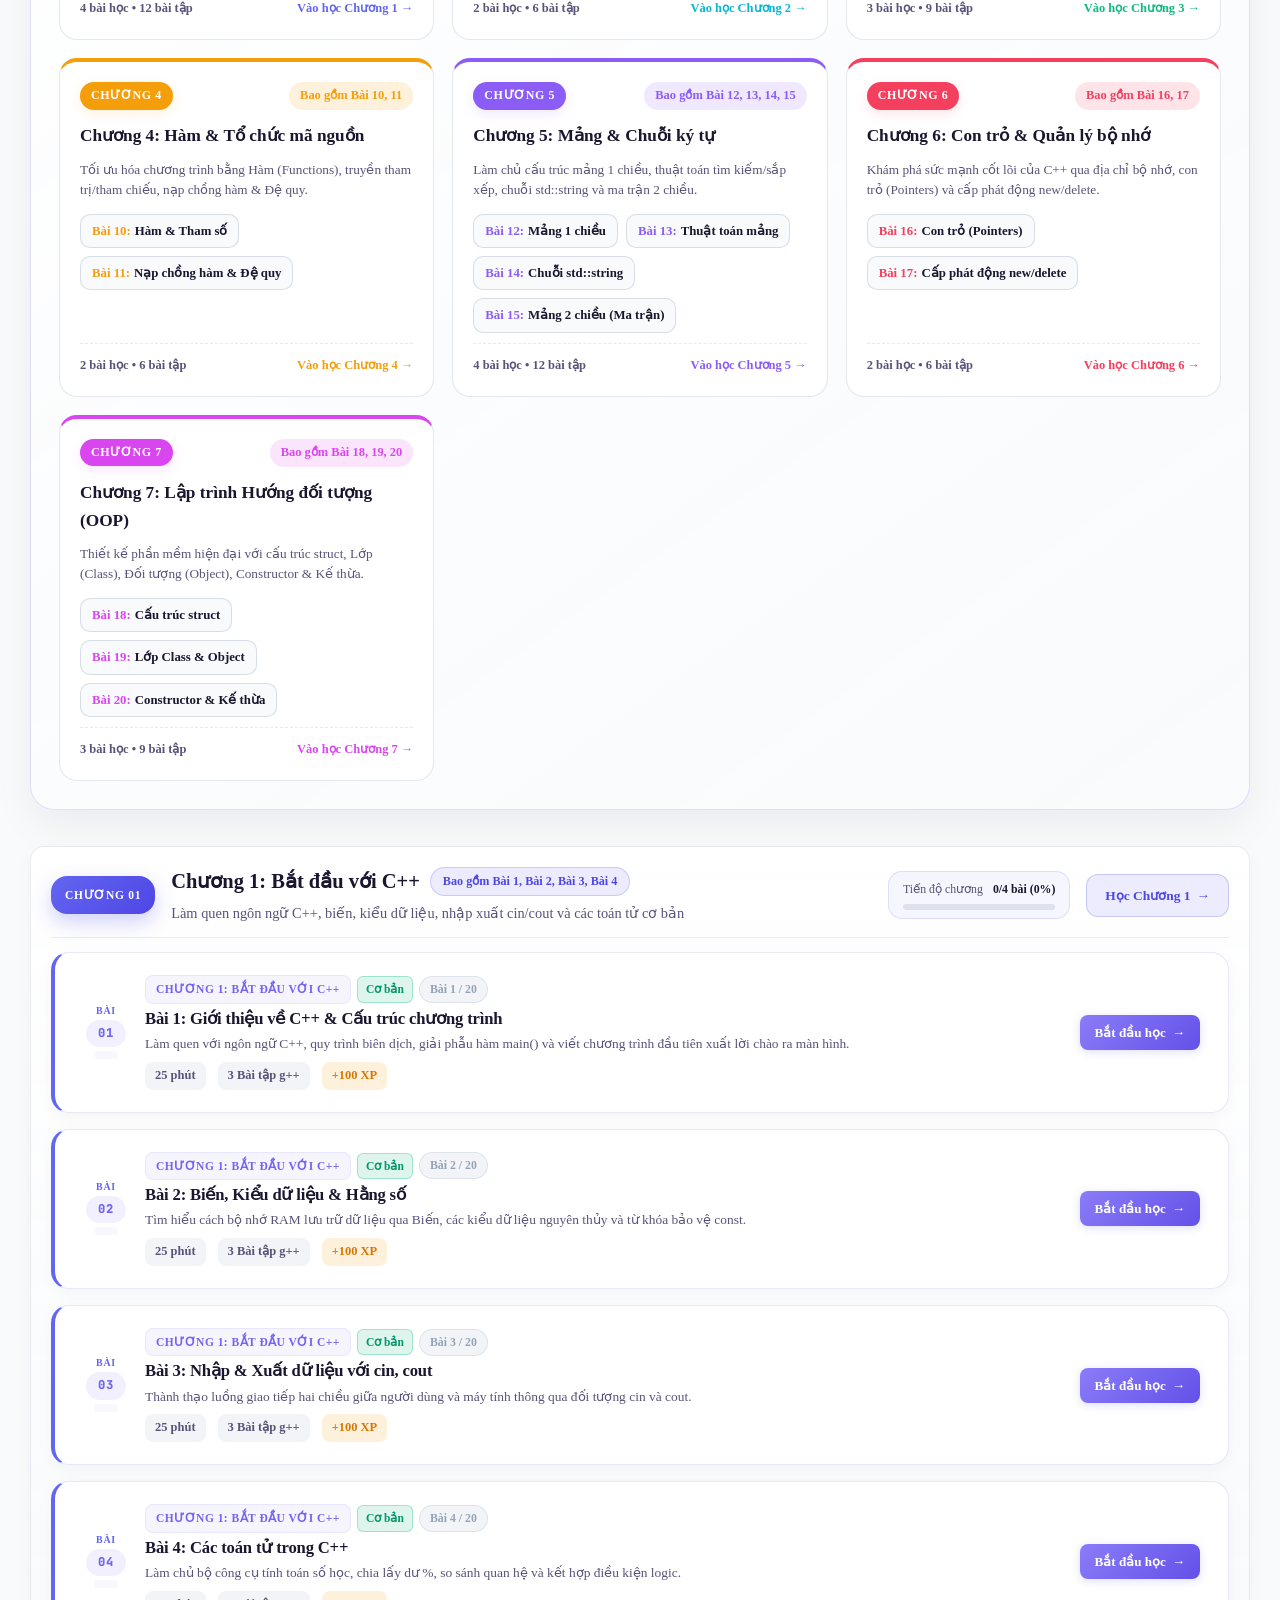
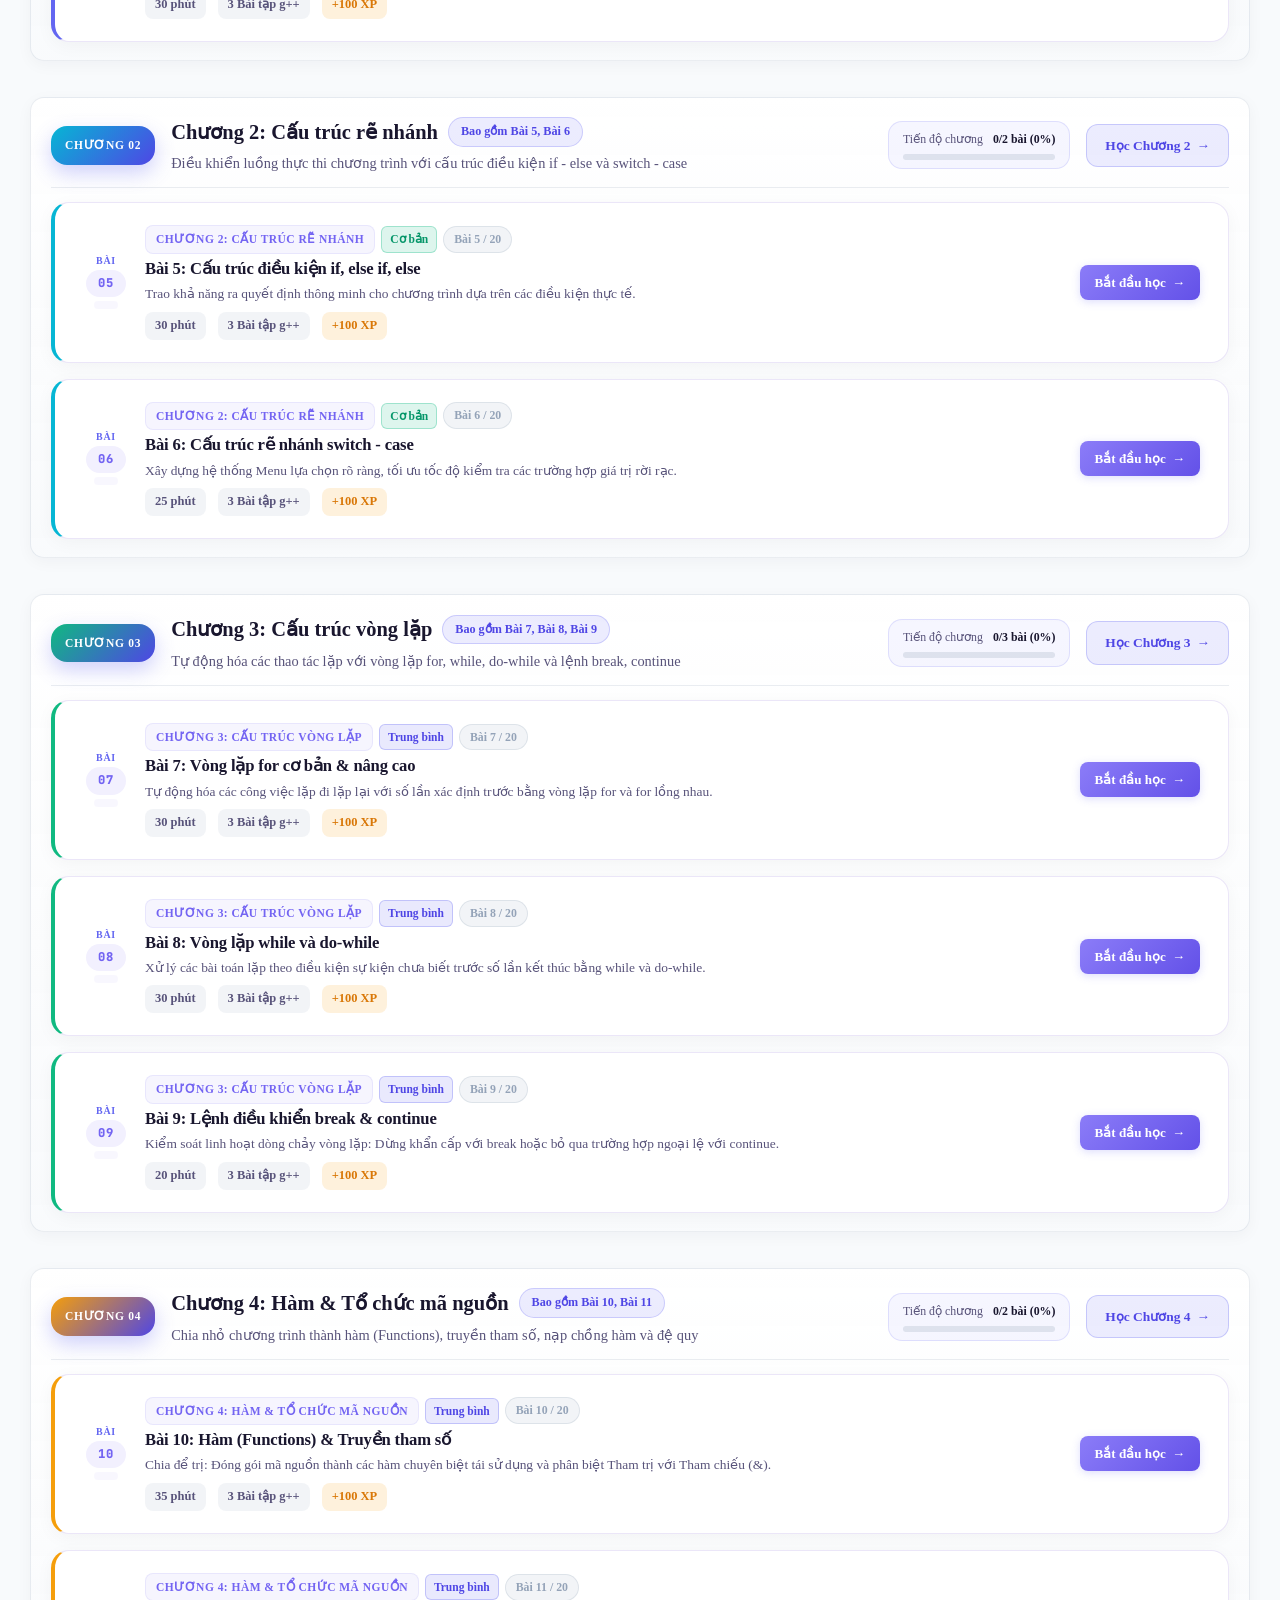
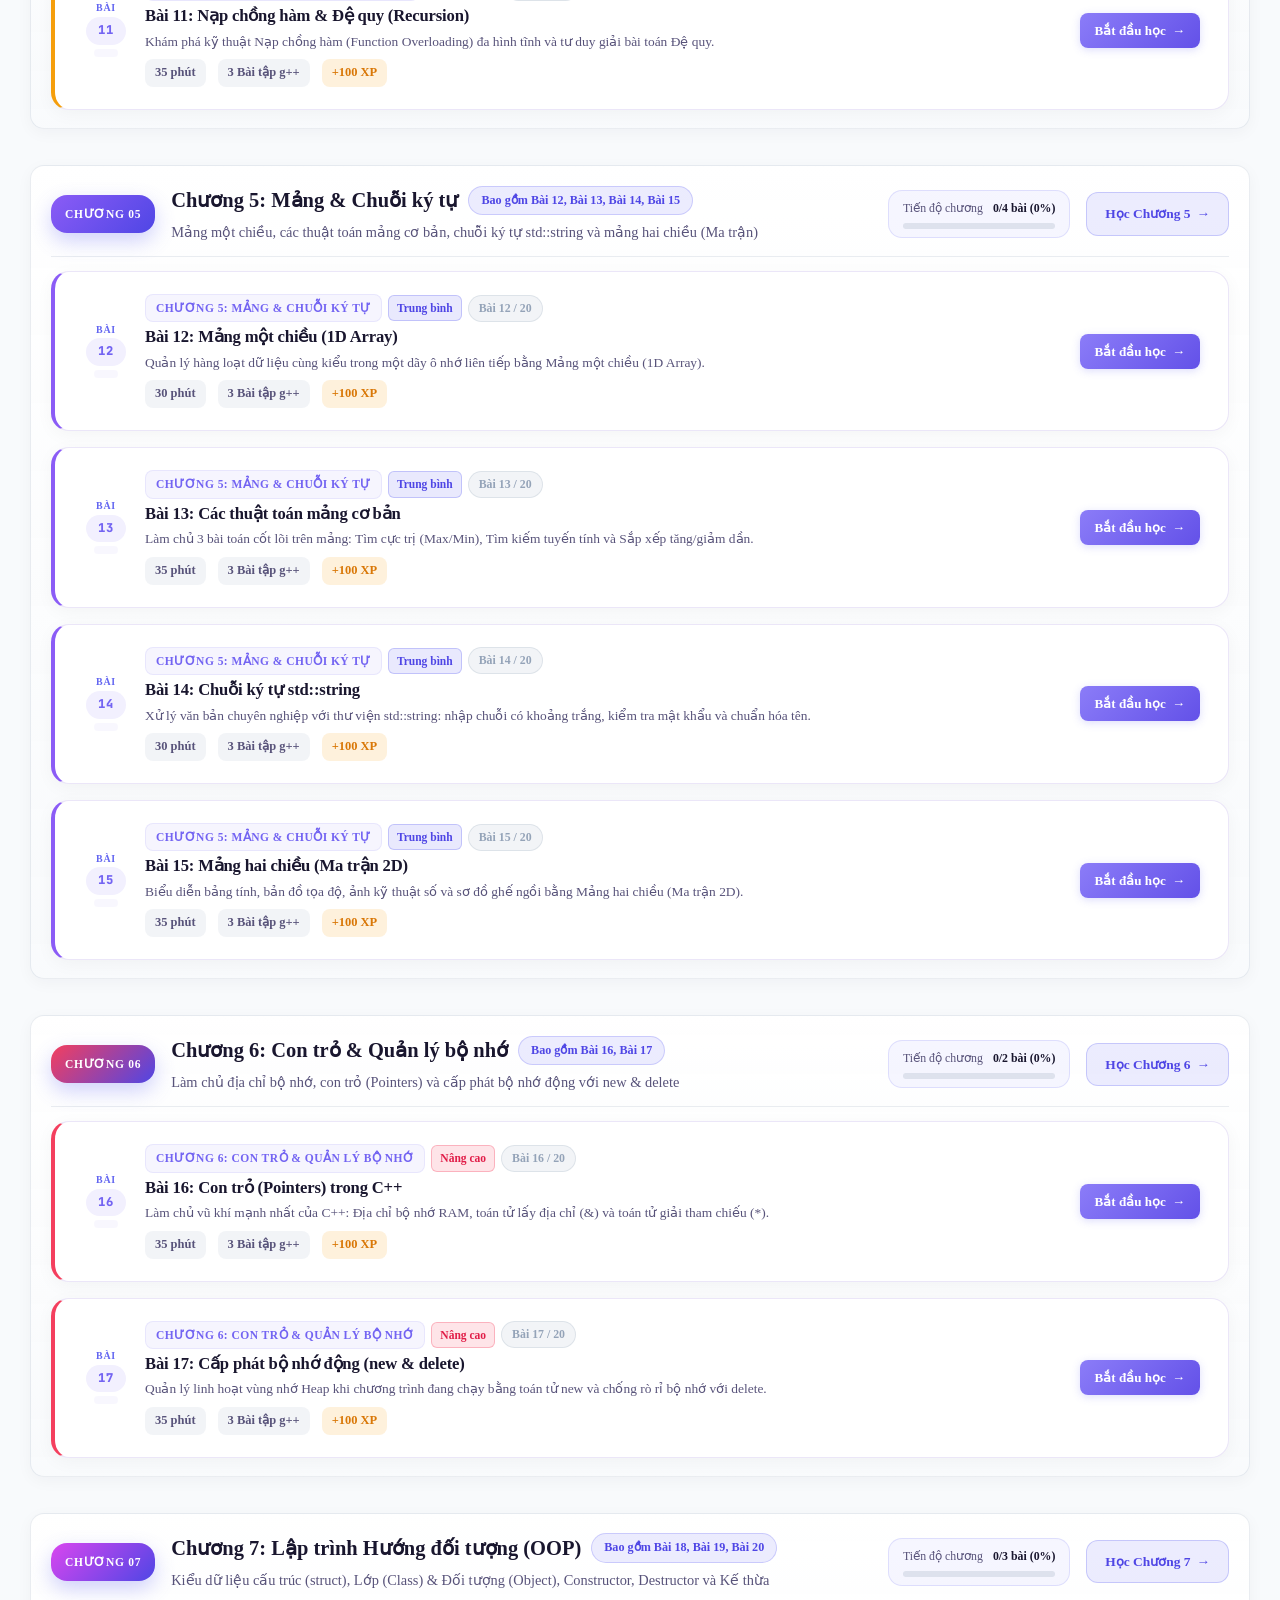
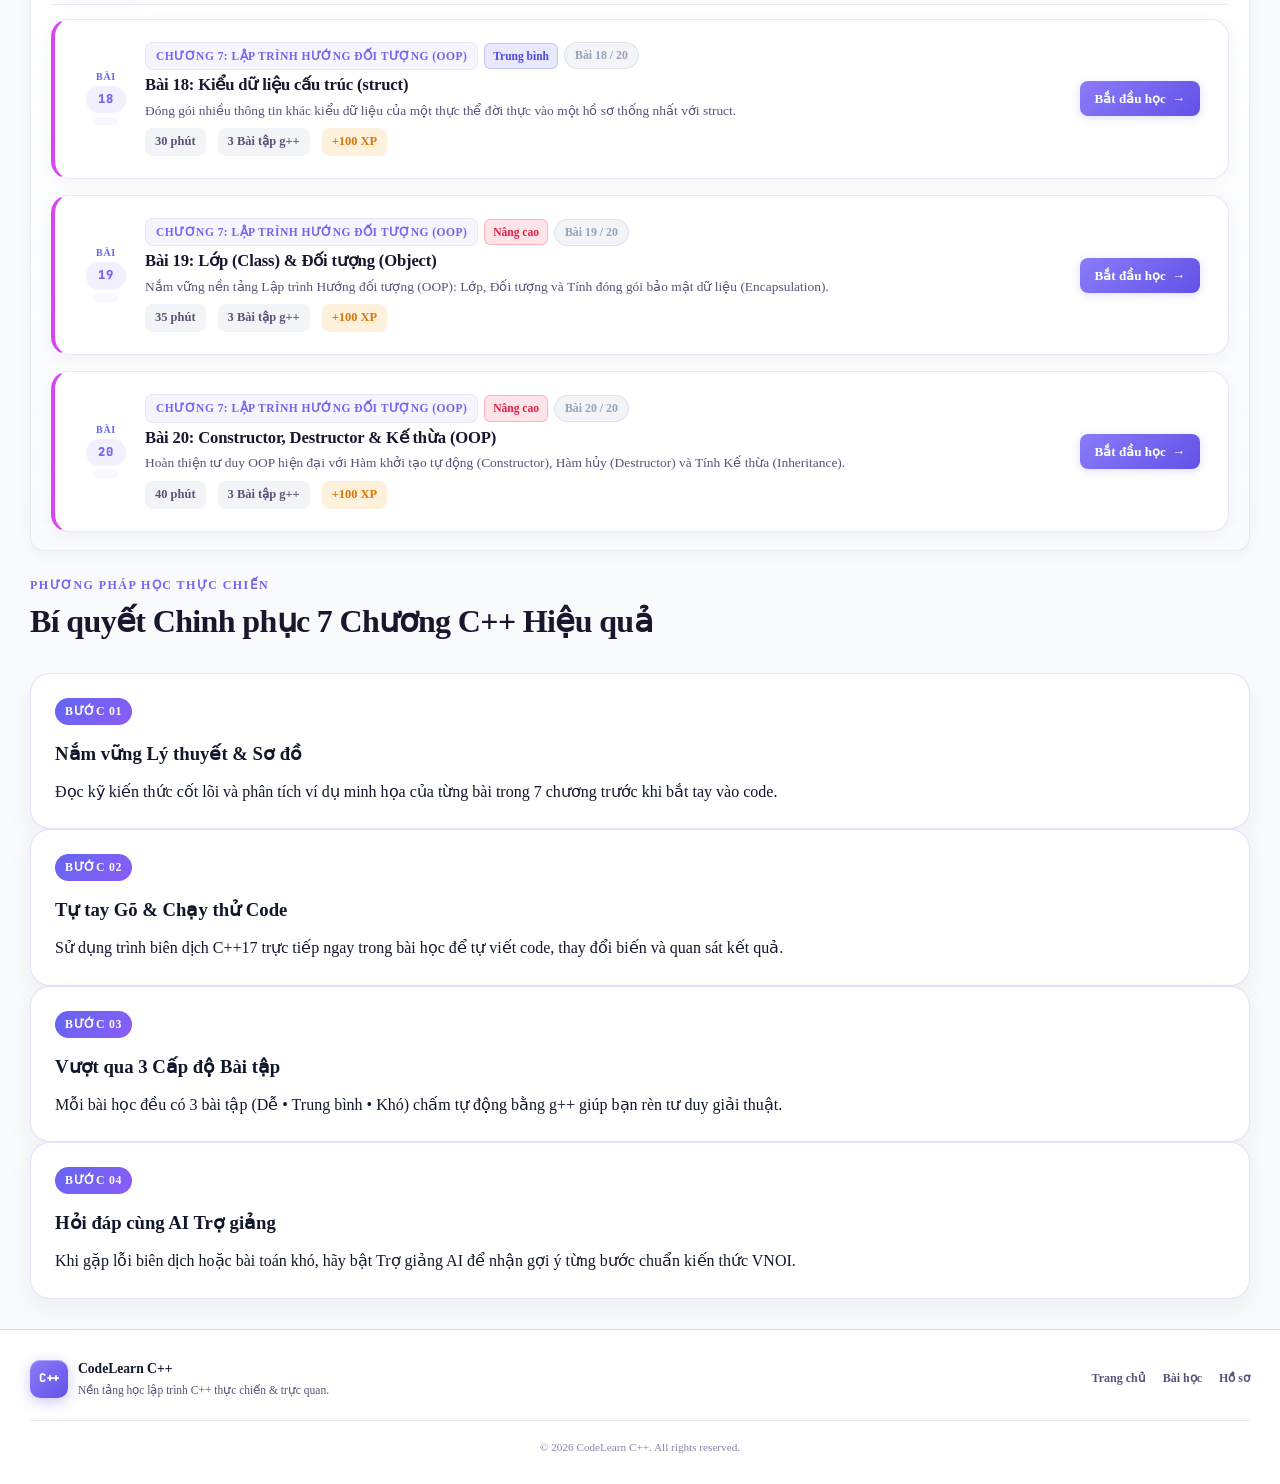
<file: lessons.html>
<!DOCTYPE html>
<html lang="vi">
<head>
    <meta charset="UTF-8">

    <meta
        name="viewport"
        content="width=device-width, initial-scale=1.0"
    >

    <meta
        name="description"
        content="Danh sách bài học lập trình C++ - CodeLearn C++"
    >

    <title>Bài học C++ | CodeLearn C++</title>

        <link rel="preconnect" href="https://fonts.googleapis.com">
    <link rel="preconnect" href="https://fonts.gstatic.com" crossorigin>
    <link href="https://fonts.googleapis.com/css2?family=Inter:wght@400;500;600;700;800&family=JetBrains+Mono:wght@400;500;700&display=swap" rel="stylesheet">
    <link rel="stylesheet" href="css/style.css">
    <script>
        (function() {
            var t = localStorage.getItem("cpp_theme");
            if (t === "dark" || (!t && window.matchMedia && window.matchMedia("(prefers-color-scheme: dark)").matches)) {
                document.documentElement.classList.add("dark-theme");
            }
        })();
    </script>
</head>

<body>

    <!-- =========================================
         HEADER
    ========================================== -->

    <header class="site-header">

        <div class="container header-inner">

            <!-- Logo -->

            <a
                href="home.html"
                class="site-logo"
            >

                <div class="site-logo-mark">
                    C++
                </div>

                <div class="site-logo-text">
                    <strong>CodeLearn</strong>
                    <span>C++</span>
                </div>

            </a>


            <!-- Navigation -->

            <nav
                class="main-nav"
                id="mainNav"
                aria-label="Menu chính"
            >

                <a
                    href="home.html"
                    class="nav-link"
                >
                    Trang chủ
                </a>

                <a
                    href="lessons.html"
                    class="nav-link active"
                >
                    Bài học
                </a>

                <a
                    href="profile.html"
                    class="nav-link"
                >
                    Hồ sơ
                </a>

                <a
                    href="admin.html"
                    class="nav-link admin-nav-link"
                    id="adminNavLink"
                    hidden
                >
                    Quản trị
                </a>

            </nav>


            <!-- User -->
            <div class="header-user">
                <a href="profile.html" class="header-user-link" title="Xem hồ sơ cá nhân">
                    <div class="header-user-info">
                        <span id="headerUsername" class="header-username">Người học</span>
                        <span class="header-role">Học viên</span>
                    </div>
                    <div id="headerAvatar" class="header-avatar">U</div>
                </a>
            </div>


            <!-- Mobile menu -->

            <button
                type="button"
                class="mobile-menu-button"
                id="mobileMenuButton"
                aria-label="Mở menu"
                aria-expanded="false"
            >
                ☰
            </button>

        </div>

    </header>


    <!-- =========================================
         MAIN
    ========================================== -->

    <main>

        <!-- =====================================
             PAGE HERO (CYBER AURORA ROADMAP WITH INTERACTIVE STEPPER)
        ====================================== -->

        <section class="page-hero lessons-hero-upgraded" id="lessonsHeroSection">

            <!-- Aurora Orbs & Cyber Grid Background -->
            <div class="lessons-aurora-orb orb-1" aria-hidden="true"></div>
            <div class="lessons-aurora-orb orb-2" aria-hidden="true"></div>
            <div class="lessons-aurora-orb orb-3" aria-hidden="true"></div>
            <div class="lessons-cyber-grid" aria-hidden="true"></div>
            <div class="lessons-floating-glyphs" aria-hidden="true">
                <span class="l-glyph lg1">#include &lt;iostream&gt;</span>
                <span class="l-glyph lg2">std::vector&lt;int&gt;</span>
                <span class="l-glyph lg3">cout &lt;&lt; "Hello C++";</span>
                <span class="l-glyph lg4">*ptr = &amp;x</span>
                <span class="l-glyph lg5">class Solution</span>
                <span class="l-glyph lg6">template&lt;typename T&gt;</span>
                <span class="l-glyph lg7">O(N log N)</span>
                <span class="l-glyph lg8">new / delete</span>
            </div>

            <div class="container">

                <span class="hero-badge">
                    <span class="badge-pulse-dot"></span>
                    CHƯƠNG TRÌNH HỌC CHUẨN HOÁ • 7 CHƯƠNG • 20 BÀI HỌC
                </span>

                <h1>
                    Lộ trình Làm chủ <span class="lessons-hero-gradient-text">C++ Toàn diện</span>
                </h1>

                <p>
                    Được thiết kế bài bản theo <strong>7 Chương chuyên sâu (từ Bài 1 đến Bài 20)</strong>, kết hợp lý thuyết trực quan, ví dụ mẫu, trình biên dịch <code>g++</code> trực tuyến và Trợ giảng AI chấm bài tức thì.
                </p>

                <!-- Mini Metric Capsules -->
                <div class="hero-metric-capsules">
                    <div class="metric-capsule">
                        <div class="capsule-text">
                            <strong>7 Chương học</strong>
                            <span>Lộ trình tuần tự rõ ràng</span>
                        </div>
                    </div>
                    <div class="metric-capsule">
                        <div class="capsule-text">
                            <strong>20 Bài giảng</strong>
                            <span>Từ Bài 1 đến Bài 20</span>
                        </div>
                    </div>
                    <div class="metric-capsule">
                        <div class="capsule-text">
                            <strong>60 Bài thực hành</strong>
                            <span>Biên dịch g++ Sandbox</span>
                        </div>
                    </div>
                    <div class="metric-capsule">
                        <div class="capsule-text">
                            <strong>AI Trợ giảng 24/7</strong>
                            <span>Đối chiếu chuẩn VNOI</span>
                        </div>
                    </div>
                </div>

                <!-- Hero Live User Progress Pill -->
                <div class="hero-user-progress-bar" id="heroUserProgressBar">
                    <div class="hero-user-progress-info">
                        <span>Tiến độ chinh phục lộ trình của bạn:</span>
                        <strong id="heroProgressLabel">0/20 bài (0%)</strong>
                    </div>
                    <div class="hero-progress-track">
                        <div class="hero-progress-fill" id="heroProgressFill" style="width: 0%;"></div>
                    </div>
                </div>

                <!-- Hero CTA Buttons -->
                <div class="lessons-hero-cta-group">
                    <a
                        href="lesson-detail.html?id=lesson-01"
                        id="heroStartLearningButton"
                        class="btn btn-primary btn-lg lessons-hero-primary-btn"
                    >
                        <span>Bắt đầu học ngay (Bài 01)</span>
                        <span class="btn-arrow">→</span>
                    </a>
                    <a
                        href="#curriculumOverviewPanel"
                        class="btn btn-secondary btn-lg lessons-hero-secondary-btn"
                    >
                        <span>Xem Chương trình học (7 Chương)</span>
                        <span>↓</span>
                    </a>
                </div>

                <!-- Visual 7-Chapter Quick Roadmap Stepper -->
                <div class="hero-chapter-stepper" aria-label="Lộ trình 7 chương">
                    <a href="#chapter-sec-1" class="stepper-node" data-step-chap="Chương 1">
                        <span class="stepper-num">Chương 1</span>
                        <strong>Bắt đầu C++</strong>
                        <small>Bài 1, 2, 3, 4</small>
                    </a>
                    <a href="#chapter-sec-2" class="stepper-node" data-step-chap="Chương 2">
                        <span class="stepper-num">Chương 2</span>
                        <strong>Rẽ nhánh</strong>
                        <small>Bài 5, 6</small>
                    </a>
                    <a href="#chapter-sec-3" class="stepper-node" data-step-chap="Chương 3">
                        <span class="stepper-num">Chương 3</span>
                        <strong>Vòng lặp</strong>
                        <small>Bài 7, 8, 9</small>
                    </a>
                    <a href="#chapter-sec-4" class="stepper-node" data-step-chap="Chương 4">
                        <span class="stepper-num">Chương 4</span>
                        <strong>Hàm &amp; Đệ quy</strong>
                        <small>Bài 10, 11</small>
                    </a>
                    <a href="#chapter-sec-5" class="stepper-node" data-step-chap="Chương 5">
                        <span class="stepper-num">Chương 5</span>
                        <strong>Mảng &amp; Chuỗi</strong>
                        <small>Bài 12, 13, 14, 15</small>
                    </a>
                    <a href="#chapter-sec-6" class="stepper-node" data-step-chap="Chương 6">
                        <span class="stepper-num">Chương 6</span>
                        <strong>Con trỏ</strong>
                        <small>Bài 16, 17</small>
                    </a>
                    <a href="#chapter-sec-7" class="stepper-node" data-step-chap="Chương 7">
                        <span class="stepper-num">Chương 7</span>
                        <strong>Hướng đối tượng</strong>
                        <small>Bài 18, 19, 20</small>
                    </a>
                </div>

            </div>

        </section>


        <!-- =====================================
             FILTER + SEARCH COMMAND BAR
        ====================================== -->

        <section class="lesson-controls-section">

            <div class="container">

                <div class="lessons-command-glass">

                    <!-- Quick Chapter Filter Pills -->
                    <div class="chapter-pills-bar" id="chapterPillsBar">
                        <button type="button" class="chapter-pill active" data-chapter="all">Tất cả <em>20</em></button>
                        <button type="button" class="chapter-pill" data-chapter="Chương 1">Chương 1 <em>Bài 1-4</em></button>
                        <button type="button" class="chapter-pill" data-chapter="Chương 2">Chương 2 <em>Bài 5-6</em></button>
                        <button type="button" class="chapter-pill" data-chapter="Chương 3">Chương 3 <em>Bài 7-9</em></button>
                        <button type="button" class="chapter-pill" data-chapter="Chương 4">Chương 4 <em>Bài 10-11</em></button>
                        <button type="button" class="chapter-pill" data-chapter="Chương 5">Chương 5 <em>Bài 12-15</em></button>
                        <button type="button" class="chapter-pill" data-chapter="Chương 6">Chương 6 <em>Bài 16-17</em></button>
                        <button type="button" class="chapter-pill" data-chapter="Chương 7">Chương 7 <em>Bài 18-20</em></button>
                    </div>

                    <div class="lesson-controls">

                        <!-- Hidden honeypot to absorb browser password manager autofill -->
                        <div style="position: absolute; width: 0; height: 0; overflow: hidden; opacity: 0; pointer-events: none;" aria-hidden="true">
                            <input type="text" name="fake_autofill_username" tabindex="-1" autocomplete="username">
                            <input type="password" name="fake_autofill_password" tabindex="-1" autocomplete="current-password">
                        </div>

                        <!-- Search -->

                        <div class="lesson-search">
                            <input
                                type="search"
                                id="lessonSearch"
                                name="cpp_lesson_search_query_noautofill"
                                placeholder="Tìm kiếm bài học (VD: Bài 1, Vòng lặp, Con trỏ, OOP)..."
                                autocomplete="off"
                                autocorrect="off"
                                autocapitalize="off"
                                spellcheck="false"
                                readonly
                                onfocus="this.removeAttribute('readonly');"
                            >
                        </div>


                        <!-- Chapter filter -->

                        <div class="lesson-filter">

                            <label
                                for="chapterFilter"
                                class="sr-only"
                            >
                                Chọn chương
                            </label>

                            <select id="chapterFilter">

                                <option value="all">
                                    Tất cả chương (Chương 1 - Chương 7)
                                </option>
                                <option value="Chương 1: Bắt đầu với C++">
                                    Chương 1: Bắt đầu với C++ (Bài 1, 2, 3, 4)
                                </option>
                                <option value="Chương 2: Cấu trúc rẽ nhánh">
                                    Chương 2: Cấu trúc rẽ nhánh (Bài 5, 6)
                                </option>
                                <option value="Chương 3: Cấu trúc vòng lặp">
                                    Chương 3: Cấu trúc vòng lặp (Bài 7, 8, 9)
                                </option>
                                <option value="Chương 4: Hàm & Tổ chức mã nguồn">
                                    Chương 4: Hàm &amp; Tổ chức mã nguồn (Bài 10, 11)
                                </option>
                                <option value="Chương 5: Mảng & Chuỗi ký tự">
                                    Chương 5: Mảng &amp; Chuỗi ký tự (Bài 12, 13, 14, 15)
                                </option>
                                <option value="Chương 6: Con trỏ & Quản lý bộ nhớ">
                                    Chương 6: Con trỏ &amp; Quản lý bộ nhớ (Bài 16, 17)
                                </option>
                                <option value="Chương 7: Lập trình Hướng đối tượng (OOP)">
                                    Chương 7: Lập trình Hướng đối tượng (Bài 18, 19, 20)
                                </option>

                            </select>

                        </div>


                        <!-- Status filter -->

                        <div class="lesson-filter">

                            <label
                                for="statusFilter"
                                class="sr-only"
                            >
                                Trạng thái bài học
                            </label>

                            <select id="statusFilter">

                                <option value="all">
                                    Tất cả trạng thái
                                </option>

                                <option value="completed">
                                    Đã hoàn thành
                                </option>

                                <option value="not-completed">
                                    Chưa hoàn thành
                                </option>

                            </select>

                        </div>

                        <!-- View Mode Switcher (List / Grid) -->
                        <div class="lessons-view-switcher" role="group" aria-label="Chế độ hiển thị">
                            <button type="button" class="view-mode-btn active" id="viewModeListBtn" data-view="list" title="Xem dạng danh sách chi tiết">
                                <span>Danh sách</span>
                            </button>
                            <button type="button" class="view-mode-btn" id="viewModeGridBtn" data-view="grid" title="Xem dạng lưới thẻ 2 cột">
                                <span>Lưới thẻ</span>
                            </button>
                        </div>

                    </div>

                </div>

            </div>

        </section>


        <!-- =====================================
             LESSON CONTENT (CHƯƠNG TRÌNH HỌC & DANH SÁCH BÀI HỌC)
        ====================================== -->

        <section class="all-lessons-section">

            <div class="container">

                <!-- Unified Summary + Progress Dashboard Card -->
                <div class="lessons-master-dashboard">
                    <div class="lessons-summary">
                        <div class="lessons-summary-title-area">
                            <span class="section-label">
                                DANH SÁCH BÀI HỌC &amp; LỘ TRÌNH CHUẨN
                            </span>
                            <h2>
                                Chương trình học C++
                            </h2>
                            <p class="lessons-summary-sub">
                                Lộ trình 7 Chương (Bài 1 → Bài 20) từ nền tảng cú pháp đến Con trỏ &amp; Lập trình Hướng đối tượng (OOP).
                            </p>
                        </div>

                        <div class="lessons-summary-stats">
                            <div class="summary-stat-pill">
                                <strong>7</strong>
                                <span>Chương</span>
                            </div>
                            <div class="summary-stat-pill highlight">
                                <strong id="lessonCount">20</strong>
                                <span>Bài học</span>
                            </div>
                            <div class="summary-stat-pill">
                                <strong>60</strong>
                                <span>Bài tập</span>
                            </div>
                        </div>
                    </div>

                    <!-- Progress -->
                    <div class="course-progress">
                        <div class="course-progress-header">
                            <span>
                                Tiến độ hoàn thành khóa học của bạn
                            </span>
                            <strong id="courseProgressText">
                                0%
                            </strong>
                        </div>
                        <div class="progress-bar">
                            <div
                                id="courseProgressBar"
                                class="progress-bar-fill"
                                style="width: 0%"
                            ></div>
                        </div>
                    </div>
                </div>


                <!-- Bảng Tổng Quan Chương Trình Học (7 Chương - 20 Bài) -->
                <div class="curriculum-overview-panel" id="curriculumOverviewPanel">
                    <div class="curriculum-overview-header">
                        <div>
                            <span class="curriculum-badge-tag">KHUNG CHƯƠNG TRÌNH ĐÀO TẠO C++</span>
                            <h3>Tổng quan 7 Chương học (Bao gồm Bài 1 đến Bài 20)</h3>
                            <p>Bấm trực tiếp vào từng bài học bên dưới để vào học ngay, hoặc chọn chương để xem chi tiết.</p>
                        </div>
                        <div class="curriculum-header-actions" style="display: flex; align-items: center; gap: 10px; flex-wrap: wrap;">
                            <button
                                type="button"
                                class="btn-toggle-profile-chapters"
                                id="btnToggleCurriculumChapters"
                                aria-expanded="true"
                                aria-controls="curriculumChaptersCollapsibleBody"
                                title="Ẩn hoặc hiện hết tất cả 7 chương học"
                            >
                                <span class="toggle-icon" id="toggleCurriculumChaptersIcon"></span>
                                <span id="toggleCurriculumChaptersText">Ẩn tất cả các chương</span>
                            </button>
                            <a href="lesson-detail.html?id=lesson-01" class="btn btn-primary btn-sm">Học từ Bài 1 →</a>
                        </div>
                    </div>

                    <!-- Thanh thông báo tóm tắt khi đang ẩn tất cả 7 chương trên trang Bài học -->
                    <div class="profile-chapters-collapsed-notice" id="curriculumChaptersCollapsedNotice" hidden>
                        <span>Đã ẩn tất cả 7 chương học (Bao gồm Bài 1 đến Bài 20).</span>
                        <button type="button" class="btn-quick-expand-chapters" id="btnQuickExpandCurriculumChapters">
                            Hiện tất cả các chương
                        </button>
                    </div>

                    <div id="curriculumChaptersCollapsibleBody" class="profile-chapters-collapsible-body">
                    <div class="curriculum-overview-grid">
                        <!-- Chương 1 -->
                        <div class="curriculum-chapter-box" data-chapter-target="Chương 1" data-accent="indigo">
                            <div class="curr-chap-top">
                                <span class="curr-chap-num">Chương 1</span>
                                <span class="curr-chap-lessons-range">Bao gồm Bài 1, 2, 3, 4</span>
                            </div>
                            <h4>Chương 1: Bắt đầu với C++</h4>
                            <p class="curr-chap-desc">Cấu trúc chương trình C++, biến, hằng số, kiểu dữ liệu, cin/cout và các toán tử cơ bản.</p>
                            <div class="curr-chap-links">
                                <a href="lesson-detail.html?id=lesson-01" class="curr-lesson-chip" data-lesson-id="lesson-01"><strong>Bài 1:</strong> Giới thiệu C++</a>
                                <a href="lesson-detail.html?id=lesson-02" class="curr-lesson-chip" data-lesson-id="lesson-02"><strong>Bài 2:</strong> Biến &amp; Kiểu dữ liệu</a>
                                <a href="lesson-detail.html?id=lesson-03" class="curr-lesson-chip" data-lesson-id="lesson-03"><strong>Bài 3:</strong> Nhập xuất cin, cout</a>
                                <a href="lesson-detail.html?id=lesson-04" class="curr-lesson-chip" data-lesson-id="lesson-04"><strong>Bài 4:</strong> Các toán tử C++</a>
                            </div>
                            <div class="curr-chap-footer">
                                <span>4 bài học • 12 bài tập</span>
                                <a href="lesson-detail.html?id=lesson-01" class="curr-chap-go">Vào học Chương 1 →</a>
                            </div>
                        </div>

                        <!-- Chương 2 -->
                        <div class="curriculum-chapter-box" data-chapter-target="Chương 2" data-accent="cyan">
                            <div class="curr-chap-top">
                                <span class="curr-chap-num">Chương 2</span>
                                <span class="curr-chap-lessons-range">Bao gồm Bài 5, 6</span>
                            </div>
                            <h4>Chương 2: Cấu trúc rẽ nhánh</h4>
                            <p class="curr-chap-desc">Điều khiển luồng thực thi thông minh với câu lệnh điều kiện if-else và đa nhánh switch-case.</p>
                            <div class="curr-chap-links">
                                <a href="lesson-detail.html?id=lesson-05" class="curr-lesson-chip" data-lesson-id="lesson-05"><strong>Bài 5:</strong> Điều kiện if - else</a>
                                <a href="lesson-detail.html?id=lesson-06" class="curr-lesson-chip" data-lesson-id="lesson-06"><strong>Bài 6:</strong> Rẽ nhánh switch - case</a>
                            </div>
                            <div class="curr-chap-footer">
                                <span>2 bài học • 6 bài tập</span>
                                <a href="lesson-detail.html?id=lesson-05" class="curr-chap-go">Vào học Chương 2 →</a>
                            </div>
                        </div>

                        <!-- Chương 3 -->
                        <div class="curriculum-chapter-box" data-chapter-target="Chương 3" data-accent="emerald">
                            <div class="curr-chap-top">
                                <span class="curr-chap-num">Chương 3</span>
                                <span class="curr-chap-lessons-range">Bao gồm Bài 7, 8, 9</span>
                            </div>
                            <h4>Chương 3: Cấu trúc vòng lặp</h4>
                            <p class="curr-chap-desc">Tự động hóa xử lý lặp với for, while, do-while và kỹ thuật điều khiển vòng lặp break, continue.</p>
                            <div class="curr-chap-links">
                                <a href="lesson-detail.html?id=lesson-07" class="curr-lesson-chip" data-lesson-id="lesson-07"><strong>Bài 7:</strong> Vòng lặp for</a>
                                <a href="lesson-detail.html?id=lesson-08" class="curr-lesson-chip" data-lesson-id="lesson-08"><strong>Bài 8:</strong> Vòng lặp while &amp; do-while</a>
                                <a href="lesson-detail.html?id=lesson-09" class="curr-lesson-chip" data-lesson-id="lesson-09"><strong>Bài 9:</strong> Lệnh break &amp; continue</a>
                            </div>
                            <div class="curr-chap-footer">
                                <span>3 bài học • 9 bài tập</span>
                                <a href="lesson-detail.html?id=lesson-07" class="curr-chap-go">Vào học Chương 3 →</a>
                            </div>
                        </div>

                        <!-- Chương 4 -->
                        <div class="curriculum-chapter-box" data-chapter-target="Chương 4" data-accent="amber">
                            <div class="curr-chap-top">
                                <span class="curr-chap-num">Chương 4</span>
                                <span class="curr-chap-lessons-range">Bao gồm Bài 10, 11</span>
                            </div>
                            <h4>Chương 4: Hàm &amp; Tổ chức mã nguồn</h4>
                            <p class="curr-chap-desc">Tối ưu hóa chương trình bằng Hàm (Functions), truyền tham trị/tham chiếu, nạp chồng hàm &amp; Đệ quy.</p>
                            <div class="curr-chap-links">
                                <a href="lesson-detail.html?id=lesson-10" class="curr-lesson-chip" data-lesson-id="lesson-10"><strong>Bài 10:</strong> Hàm &amp; Tham số</a>
                                <a href="lesson-detail.html?id=lesson-11" class="curr-lesson-chip" data-lesson-id="lesson-11"><strong>Bài 11:</strong> Nạp chồng hàm &amp; Đệ quy</a>
                            </div>
                            <div class="curr-chap-footer">
                                <span>2 bài học • 6 bài tập</span>
                                <a href="lesson-detail.html?id=lesson-10" class="curr-chap-go">Vào học Chương 4 →</a>
                            </div>
                        </div>

                        <!-- Chương 5 -->
                        <div class="curriculum-chapter-box" data-chapter-target="Chương 5" data-accent="violet">
                            <div class="curr-chap-top">
                                <span class="curr-chap-num">Chương 5</span>
                                <span class="curr-chap-lessons-range">Bao gồm Bài 12, 13, 14, 15</span>
                            </div>
                            <h4>Chương 5: Mảng &amp; Chuỗi ký tự</h4>
                            <p class="curr-chap-desc">Làm chủ cấu trúc mảng 1 chiều, thuật toán tìm kiếm/sắp xếp, chuỗi std::string và ma trận 2 chiều.</p>
                            <div class="curr-chap-links">
                                <a href="lesson-detail.html?id=lesson-12" class="curr-lesson-chip" data-lesson-id="lesson-12"><strong>Bài 12:</strong> Mảng 1 chiều</a>
                                <a href="lesson-detail.html?id=lesson-13" class="curr-lesson-chip" data-lesson-id="lesson-13"><strong>Bài 13:</strong> Thuật toán mảng</a>
                                <a href="lesson-detail.html?id=lesson-14" class="curr-lesson-chip" data-lesson-id="lesson-14"><strong>Bài 14:</strong> Chuỗi std::string</a>
                                <a href="lesson-detail.html?id=lesson-15" class="curr-lesson-chip" data-lesson-id="lesson-15"><strong>Bài 15:</strong> Mảng 2 chiều (Ma trận)</a>
                            </div>
                            <div class="curr-chap-footer">
                                <span>4 bài học • 12 bài tập</span>
                                <a href="lesson-detail.html?id=lesson-12" class="curr-chap-go">Vào học Chương 5 →</a>
                            </div>
                        </div>

                        <!-- Chương 6 -->
                        <div class="curriculum-chapter-box" data-chapter-target="Chương 6" data-accent="rose">
                            <div class="curr-chap-top">
                                <span class="curr-chap-num">Chương 6</span>
                                <span class="curr-chap-lessons-range">Bao gồm Bài 16, 17</span>
                            </div>
                            <h4>Chương 6: Con trỏ &amp; Quản lý bộ nhớ</h4>
                            <p class="curr-chap-desc">Khám phá sức mạnh cốt lõi của C++ qua địa chỉ bộ nhớ, con trỏ (Pointers) và cấp phát động new/delete.</p>
                            <div class="curr-chap-links">
                                <a href="lesson-detail.html?id=lesson-16" class="curr-lesson-chip" data-lesson-id="lesson-16"><strong>Bài 16:</strong> Con trỏ (Pointers)</a>
                                <a href="lesson-detail.html?id=lesson-17" class="curr-lesson-chip" data-lesson-id="lesson-17"><strong>Bài 17:</strong> Cấp phát động new/delete</a>
                            </div>
                            <div class="curr-chap-footer">
                                <span>2 bài học • 6 bài tập</span>
                                <a href="lesson-detail.html?id=lesson-16" class="curr-chap-go">Vào học Chương 6 →</a>
                            </div>
                        </div>

                        <!-- Chương 7 -->
                        <div class="curriculum-chapter-box" data-chapter-target="Chương 7" data-accent="fuchsia">
                            <div class="curr-chap-top">
                                <span class="curr-chap-num">Chương 7</span>
                                <span class="curr-chap-lessons-range">Bao gồm Bài 18, 19, 20</span>
                            </div>
                            <h4>Chương 7: Lập trình Hướng đối tượng (OOP)</h4>
                            <p class="curr-chap-desc">Thiết kế phần mềm hiện đại với cấu trúc struct, Lớp (Class), Đối tượng (Object), Constructor &amp; Kế thừa.</p>
                            <div class="curr-chap-links">
                                <a href="lesson-detail.html?id=lesson-18" class="curr-lesson-chip" data-lesson-id="lesson-18"><strong>Bài 18:</strong> Cấu trúc struct</a>
                                <a href="lesson-detail.html?id=lesson-19" class="curr-lesson-chip" data-lesson-id="lesson-19"><strong>Bài 19:</strong> Lớp Class &amp; Object</a>
                                <a href="lesson-detail.html?id=lesson-20" class="curr-lesson-chip" data-lesson-id="lesson-20"><strong>Bài 20:</strong> Constructor &amp; Kế thừa</a>
                            </div>
                            <div class="curr-chap-footer">
                                <span>3 bài học • 9 bài tập</span>
                                <a href="lesson-detail.html?id=lesson-18" class="curr-chap-go">Vào học Chương 7 →</a>
                            </div>
                        </div>
                    </div>
                    </div>
                </div>


                <!-- Dynamic lessons grouped by Chapter 1..7 -->

                <div
                    id="lessonsContainer"
                    class="lessons-list"
                >
                    <!-- Chương 1: Bài 1, 2, 3, 4 -->
                    <div class="chapter-group-section" data-chapter-group="Chương 1">
                        <div class="chapter-group-header">
                            <div class="chapter-group-title-wrap">
                                <span class="chapter-group-badge">CHƯƠNG 1</span>
                                <div>
                                    <h3>Chương 1: Bắt đầu với C++</h3>
                                    <p>Bao gồm Bài 1, Bài 2, Bài 3, Bài 4 — Làm quen ngôn ngữ, cú pháp, biến và nhập xuất cơ bản</p>
                                </div>
                            </div>
                            <span class="chapter-group-count">4 bài học</span>
                        </div>
                        <div class="chapter-group-lessons">
                            <article class="lesson-card lesson-list-card not-completed" data-lesson-id="lesson-01" style="cursor: pointer;">
                                <div class="lesson-card-top"><span class="lesson-number">01</span><span class="lesson-status"></span></div>
                                <div class="lesson-card-content">
                                    <div class="lesson-card-meta">
                                        <span class="lesson-chapter">Chương 1: Bắt đầu với C++</span>
                                        <span class="lesson-level">Cơ bản</span>
                                        <span class="status-badge-pill pending">Bài 1</span>
                                    </div>
                                    <h3><a href="lesson-detail.html?id=lesson-01" style="color: inherit; text-decoration: none;">Bài 1: Giới thiệu về C++ &amp; Cấu trúc chương trình</a></h3>
                                    <p>Làm quen với ngôn ngữ C++, tìm hiểu cấu trúc của một chương trình chuẩn và viết chương trình Hello World đầu tiên.</p>
                                    <div class="lesson-card-info"><span>20 phút</span><span>3 Bài tập thực hành</span></div>
                                </div>
                                <div class="lesson-card-action">
                                    <a href="lesson-detail.html?id=lesson-01" class="btn-lesson-interactive" data-lesson-id="lesson-01"><span>Bắt đầu học</span><span class="btn-arrow">→</span></a>
                                </div>
                            </article>

                            <article class="lesson-card lesson-list-card not-completed" data-lesson-id="lesson-02" style="cursor: pointer;">
                                <div class="lesson-card-top"><span class="lesson-number">02</span><span class="lesson-status"></span></div>
                                <div class="lesson-card-content">
                                    <div class="lesson-card-meta">
                                        <span class="lesson-chapter">Chương 1: Bắt đầu với C++</span>
                                        <span class="lesson-level">Cơ bản</span>
                                        <span class="status-badge-pill pending">Bài 2</span>
                                    </div>
                                    <h3><a href="lesson-detail.html?id=lesson-02" style="color: inherit; text-decoration: none;">Bài 2: Biến, Kiểu dữ liệu &amp; Hằng số</a></h3>
                                    <p>Hiểu rõ cách bộ nhớ lưu trữ dữ liệu thông qua biến, hằng số (const) và các kiểu dữ liệu nguyên thủy trong C++.</p>
                                    <div class="lesson-card-info"><span>25 phút</span><span>3 Bài tập thực hành</span></div>
                                </div>
                                <div class="lesson-card-action">
                                    <a href="lesson-detail.html?id=lesson-02" class="btn-lesson-interactive" data-lesson-id="lesson-02"><span>Bắt đầu học</span><span class="btn-arrow">→</span></a>
                                </div>
                            </article>

                            <article class="lesson-card lesson-list-card not-completed" data-lesson-id="lesson-03" style="cursor: pointer;">
                                <div class="lesson-card-top"><span class="lesson-number">03</span><span class="lesson-status"></span></div>
                                <div class="lesson-card-content">
                                    <div class="lesson-card-meta">
                                        <span class="lesson-chapter">Chương 1: Bắt đầu với C++</span>
                                        <span class="lesson-level">Cơ bản</span>
                                        <span class="status-badge-pill pending">Bài 3</span>
                                    </div>
                                    <h3><a href="lesson-detail.html?id=lesson-03" style="color: inherit; text-decoration: none;">Bài 3: Nhập &amp; Xuất dữ liệu với cin, cout</a></h3>
                                    <p>Tương tác hai chiều với người dùng thông qua luồng nhập chuẩn (std::cin) và luồng xuất chuẩn (std::cout).</p>
                                    <div class="lesson-card-info"><span>25 phút</span><span>3 Bài tập thực hành</span></div>
                                </div>
                                <div class="lesson-card-action">
                                    <a href="lesson-detail.html?id=lesson-03" class="btn-lesson-interactive" data-lesson-id="lesson-03"><span>Bắt đầu học</span><span class="btn-arrow">→</span></a>
                                </div>
                            </article>

                            <article class="lesson-card lesson-list-card not-completed" data-lesson-id="lesson-04" style="cursor: pointer;">
                                <div class="lesson-card-top"><span class="lesson-number">04</span><span class="lesson-status"></span></div>
                                <div class="lesson-card-content">
                                    <div class="lesson-card-meta">
                                        <span class="lesson-chapter">Chương 1: Bắt đầu với C++</span>
                                        <span class="lesson-level">Cơ bản</span>
                                        <span class="status-badge-pill pending">Bài 4</span>
                                    </div>
                                    <h3><a href="lesson-detail.html?id=lesson-04" style="color: inherit; text-decoration: none;">Bài 4: Các toán tử trong C++</a></h3>
                                    <p>Nắm vững toán tử số học, toán tử gán, so sánh, logic và toán tử tăng/giảm (++, --) trong biểu thức C++.</p>
                                    <div class="lesson-card-info"><span>30 phút</span><span>3 Bài tập thực hành</span></div>
                                </div>
                                <div class="lesson-card-action">
                                    <a href="lesson-detail.html?id=lesson-04" class="btn-lesson-interactive" data-lesson-id="lesson-04"><span>Bắt đầu học</span><span class="btn-arrow">→</span></a>
                                </div>
                            </article>
                        </div>
                    </div>

                    <!-- Chương 2: Bài 5, 6 -->
                    <div class="chapter-group-section" data-chapter-group="Chương 2">
                        <div class="chapter-group-header">
                            <div class="chapter-group-title-wrap">
                                <span class="chapter-group-badge">CHƯƠNG 2</span>
                                <div>
                                    <h3>Chương 2: Cấu trúc rẽ nhánh</h3>
                                    <p>Bao gồm Bài 5, Bài 6 — Điều khiển luồng chương trình bằng điều kiện if-else và switch-case</p>
                                </div>
                            </div>
                            <span class="chapter-group-count">2 bài học</span>
                        </div>
                        <div class="chapter-group-lessons">
                            <article class="lesson-card lesson-list-card not-completed" data-lesson-id="lesson-05" style="cursor: pointer;">
                                <div class="lesson-card-top"><span class="lesson-number">05</span><span class="lesson-status"></span></div>
                                <div class="lesson-card-content">
                                    <div class="lesson-card-meta">
                                        <span class="lesson-chapter">Chương 2: Cấu trúc rẽ nhánh</span>
                                        <span class="lesson-level">Cơ bản</span>
                                        <span class="status-badge-pill pending">Bài 5</span>
                                    </div>
                                    <h3><a href="lesson-detail.html?id=lesson-05" style="color: inherit; text-decoration: none;">Bài 5: Cấu trúc điều kiện if, else if, else</a></h3>
                                    <p>Điều khiển luồng thực thi của chương trình dựa trên các biểu thức điều kiện đúng hoặc sai.</p>
                                    <div class="lesson-card-info"><span>30 phút</span><span>3 Bài tập thực hành</span></div>
                                </div>
                                <div class="lesson-card-action">
                                    <a href="lesson-detail.html?id=lesson-05" class="btn-lesson-interactive" data-lesson-id="lesson-05"><span>Bắt đầu học</span><span class="btn-arrow">→</span></a>
                                </div>
                            </article>

                            <article class="lesson-card lesson-list-card not-completed" data-lesson-id="lesson-06" style="cursor: pointer;">
                                <div class="lesson-card-top"><span class="lesson-number">06</span><span class="lesson-status"></span></div>
                                <div class="lesson-card-content">
                                    <div class="lesson-card-meta">
                                        <span class="lesson-chapter">Chương 2: Cấu trúc rẽ nhánh</span>
                                        <span class="lesson-level">Cơ bản</span>
                                        <span class="status-badge-pill pending">Bài 6</span>
                                    </div>
                                    <h3><a href="lesson-detail.html?id=lesson-06" style="color: inherit; text-decoration: none;">Bài 6: Cấu trúc rẽ nhánh switch - case</a></h3>
                                    <p>Tối ưu hóa việc kiểm tra một biến nguyên hoặc ký tự với nhiều trường hợp giá trị cố định khác nhau.</p>
                                    <div class="lesson-card-info"><span>25 phút</span><span>3 Bài tập thực hành</span></div>
                                </div>
                                <div class="lesson-card-action">
                                    <a href="lesson-detail.html?id=lesson-06" class="btn-lesson-interactive" data-lesson-id="lesson-06"><span>Bắt đầu học</span><span class="btn-arrow">→</span></a>
                                </div>
                            </article>
                        </div>
                    </div>

                    <!-- Chương 3: Bài 7, 8, 9 -->
                    <div class="chapter-group-section" data-chapter-group="Chương 3">
                        <div class="chapter-group-header">
                            <div class="chapter-group-title-wrap">
                                <span class="chapter-group-badge">CHƯƠNG 3</span>
                                <div>
                                    <h3>Chương 3: Cấu trúc vòng lặp</h3>
                                    <p>Bao gồm Bài 7, Bài 8, Bài 9 — Tự động hóa công việc lặp đi lặp lại với for, while, do-while, break &amp; continue</p>
                                </div>
                            </div>
                            <span class="chapter-group-count">3 bài học</span>
                        </div>
                        <div class="chapter-group-lessons">
                            <article class="lesson-card lesson-list-card not-completed" data-lesson-id="lesson-07" style="cursor: pointer;">
                                <div class="lesson-card-top"><span class="lesson-number">07</span><span class="lesson-status"></span></div>
                                <div class="lesson-card-content">
                                    <div class="lesson-card-meta">
                                        <span class="lesson-chapter">Chương 3: Cấu trúc vòng lặp</span>
                                        <span class="lesson-level">Trung bình</span>
                                        <span class="status-badge-pill pending">Bài 7</span>
                                    </div>
                                    <h3><a href="lesson-detail.html?id=lesson-07" style="color: inherit; text-decoration: none;">Bài 7: Vòng lặp for cơ bản &amp; nâng cao</a></h3>
                                    <p>Tự động hóa các công việc lặp đi lặp lại với số lần xác định trước bằng cấu trúc vòng lặp for.</p>
                                    <div class="lesson-card-info"><span>30 phút</span><span>3 Bài tập thực hành</span></div>
                                </div>
                                <div class="lesson-card-action">
                                    <a href="lesson-detail.html?id=lesson-07" class="btn-lesson-interactive" data-lesson-id="lesson-07"><span>Bắt đầu học</span><span class="btn-arrow">→</span></a>
                                </div>
                            </article>

                            <article class="lesson-card lesson-list-card not-completed" data-lesson-id="lesson-08" style="cursor: pointer;">
                                <div class="lesson-card-top"><span class="lesson-number">08</span><span class="lesson-status"></span></div>
                                <div class="lesson-card-content">
                                    <div class="lesson-card-meta">
                                        <span class="lesson-chapter">Chương 3: Cấu trúc vòng lặp</span>
                                        <span class="lesson-level">Trung bình</span>
                                        <span class="status-badge-pill pending">Bài 8</span>
                                    </div>
                                    <h3><a href="lesson-detail.html?id=lesson-08" style="color: inherit; text-decoration: none;">Bài 8: Vòng lặp while và do-while</a></h3>
                                    <p>Xử lý các bài toán lặp khi chưa biết trước số lần lặp như tách chữ số, tìm ước chung lớn nhất.</p>
                                    <div class="lesson-card-info"><span>30 phút</span><span>3 Bài tập thực hành</span></div>
                                </div>
                                <div class="lesson-card-action">
                                    <a href="lesson-detail.html?id=lesson-08" class="btn-lesson-interactive" data-lesson-id="lesson-08"><span>Bắt đầu học</span><span class="btn-arrow">→</span></a>
                                </div>
                            </article>

                            <article class="lesson-card lesson-list-card not-completed" data-lesson-id="lesson-09" style="cursor: pointer;">
                                <div class="lesson-card-top"><span class="lesson-number">09</span><span class="lesson-status"></span></div>
                                <div class="lesson-card-content">
                                    <div class="lesson-card-meta">
                                        <span class="lesson-chapter">Chương 3: Cấu trúc vòng lặp</span>
                                        <span class="lesson-level">Trung bình</span>
                                        <span class="status-badge-pill pending">Bài 9</span>
                                    </div>
                                    <h3><a href="lesson-detail.html?id=lesson-09" style="color: inherit; text-decoration: none;">Bài 9: Lệnh điều khiển break &amp; continue</a></h3>
                                    <p>Làm chủ kỹ thuật thoát vòng lặp sớm với break hoặc bỏ qua một bước lặp với continue.</p>
                                    <div class="lesson-card-info"><span>20 phút</span><span>3 Bài tập thực hành</span></div>
                                </div>
                                <div class="lesson-card-action">
                                    <a href="lesson-detail.html?id=lesson-09" class="btn-lesson-interactive" data-lesson-id="lesson-09"><span>Bắt đầu học</span><span class="btn-arrow">→</span></a>
                                </div>
                            </article>
                        </div>
                    </div>

                    <!-- Chương 4: Bài 10, 11 -->
                    <div class="chapter-group-section" data-chapter-group="Chương 4">
                        <div class="chapter-group-header">
                            <div class="chapter-group-title-wrap">
                                <span class="chapter-group-badge">CHƯƠNG 4</span>
                                <div>
                                    <h3>Chương 4: Hàm &amp; Tổ chức mã nguồn</h3>
                                    <p>Bao gồm Bài 10, Bài 11 — Xây dựng hàm, truyền tham trị/tham chiếu, nạp chồng hàm và đệ quy</p>
                                </div>
                            </div>
                            <span class="chapter-group-count">2 bài học</span>
                        </div>
                        <div class="chapter-group-lessons">
                            <article class="lesson-card lesson-list-card not-completed" data-lesson-id="lesson-10" style="cursor: pointer;">
                                <div class="lesson-card-top"><span class="lesson-number">10</span><span class="lesson-status"></span></div>
                                <div class="lesson-card-content">
                                    <div class="lesson-card-meta">
                                        <span class="lesson-chapter">Chương 4: Hàm &amp; Tổ chức mã nguồn</span>
                                        <span class="lesson-level">Trung bình</span>
                                        <span class="status-badge-pill pending">Bài 10</span>
                                    </div>
                                    <h3><a href="lesson-detail.html?id=lesson-10" style="color: inherit; text-decoration: none;">Bài 10: Hàm (Functions) &amp; Truyền tham số</a></h3>
                                    <p>Chia nhỏ chương trình thành các module tái sử dụng được, phân biệt rõ truyền tham trị và truyền tham chiếu.</p>
                                    <div class="lesson-card-info"><span>35 phút</span><span>3 Bài tập thực hành</span></div>
                                </div>
                                <div class="lesson-card-action">
                                    <a href="lesson-detail.html?id=lesson-10" class="btn-lesson-interactive" data-lesson-id="lesson-10"><span>Bắt đầu học</span><span class="btn-arrow">→</span></a>
                                </div>
                            </article>

                            <article class="lesson-card lesson-list-card not-completed" data-lesson-id="lesson-11" style="cursor: pointer;">
                                <div class="lesson-card-top"><span class="lesson-number">11</span><span class="lesson-status"></span></div>
                                <div class="lesson-card-content">
                                    <div class="lesson-card-meta">
                                        <span class="lesson-chapter">Chương 4: Hàm &amp; Tổ chức mã nguồn</span>
                                        <span class="lesson-level">Trung bình</span>
                                        <span class="status-badge-pill pending">Bài 11</span>
                                    </div>
                                    <h3><a href="lesson-detail.html?id=lesson-11" style="color: inherit; text-decoration: none;">Bài 11: Nạp chồng hàm &amp; Đệ quy (Recursion)</a></h3>
                                    <p>Khám phá kỹ thuật Function Overloading và tư duy giải quyết bài toán bằng hàm tự gọi lại chính nó (Đệ quy).</p>
                                    <div class="lesson-card-info"><span>30 phút</span><span>3 Bài tập thực hành</span></div>
                                </div>
                                <div class="lesson-card-action">
                                    <a href="lesson-detail.html?id=lesson-11" class="btn-lesson-interactive" data-lesson-id="lesson-11"><span>Bắt đầu học</span><span class="btn-arrow">→</span></a>
                                </div>
                            </article>
                        </div>
                    </div>

                    <!-- Chương 5: Bài 12, 13, 14, 15 -->
                    <div class="chapter-group-section" data-chapter-group="Chương 5">
                        <div class="chapter-group-header">
                            <div class="chapter-group-title-wrap">
                                <span class="chapter-group-badge">CHƯƠNG 5</span>
                                <div>
                                    <h3>Chương 5: Mảng &amp; Chuỗi ký tự</h3>
                                    <p>Bao gồm Bài 12, Bài 13, Bài 14, Bài 15 — Mảng 1 chiều, thuật toán mảng, chuỗi std::string và ma trận 2 chiều</p>
                                </div>
                            </div>
                            <span class="chapter-group-count">4 bài học</span>
                        </div>
                        <div class="chapter-group-lessons">
                            <article class="lesson-card lesson-list-card not-completed" data-lesson-id="lesson-12" style="cursor: pointer;">
                                <div class="lesson-card-top"><span class="lesson-number">12</span><span class="lesson-status"></span></div>
                                <div class="lesson-card-content">
                                    <div class="lesson-card-meta">
                                        <span class="lesson-chapter">Chương 5: Mảng &amp; Chuỗi ký tự</span>
                                        <span class="lesson-level">Trung bình</span>
                                        <span class="status-badge-pill pending">Bài 12</span>
                                    </div>
                                    <h3><a href="lesson-detail.html?id=lesson-12" style="color: inherit; text-decoration: none;">Bài 12: Mảng một chiều (1D Array)</a></h3>
                                    <p>Lưu trữ và quản lý hàng loạt phần tử cùng kiểu dữ liệu trong vùng nhớ liên tiếp bằng mảng một chiều.</p>
                                    <div class="lesson-card-info"><span>30 phút</span><span>3 Bài tập thực hành</span></div>
                                </div>
                                <div class="lesson-card-action">
                                    <a href="lesson-detail.html?id=lesson-12" class="btn-lesson-interactive" data-lesson-id="lesson-12"><span>Bắt đầu học</span><span class="btn-arrow">→</span></a>
                                </div>
                            </article>

                            <article class="lesson-card lesson-list-card not-completed" data-lesson-id="lesson-13" style="cursor: pointer;">
                                <div class="lesson-card-top"><span class="lesson-number">13</span><span class="lesson-status"></span></div>
                                <div class="lesson-card-content">
                                    <div class="lesson-card-meta">
                                        <span class="lesson-chapter">Chương 5: Mảng &amp; Chuỗi ký tự</span>
                                        <span class="lesson-level">Trung bình</span>
                                        <span class="status-badge-pill pending">Bài 13</span>
                                    </div>
                                    <h3><a href="lesson-detail.html?id=lesson-13" style="color: inherit; text-decoration: none;">Bài 13: Các thuật toán mảng cơ bản</a></h3>
                                    <p>Thực hành các thuật toán nền tảng trên mảng: Tìm Max/Min, Tìm kiếm tuyến tính, Đảo ngược và Sắp xếp mảng.</p>
                                    <div class="lesson-card-info"><span>35 phút</span><span>3 Bài tập thực hành</span></div>
                                </div>
                                <div class="lesson-card-action">
                                    <a href="lesson-detail.html?id=lesson-13" class="btn-lesson-interactive" data-lesson-id="lesson-13"><span>Bắt đầu học</span><span class="btn-arrow">→</span></a>
                                </div>
                            </article>

                            <article class="lesson-card lesson-list-card not-completed" data-lesson-id="lesson-14" style="cursor: pointer;">
                                <div class="lesson-card-top"><span class="lesson-number">14</span><span class="lesson-status"></span></div>
                                <div class="lesson-card-content">
                                    <div class="lesson-card-meta">
                                        <span class="lesson-chapter">Chương 5: Mảng &amp; Chuỗi ký tự</span>
                                        <span class="lesson-level">Trung bình</span>
                                        <span class="status-badge-pill pending">Bài 14</span>
                                    </div>
                                    <h3><a href="lesson-detail.html?id=lesson-14" style="color: inherit; text-decoration: none;">Bài 14: Chuỗi ký tự std::string</a></h3>
                                    <p>Xử lý văn bản mạnh mẽ và an toàn với lớp std::string trong thư viện chuẩn C++.</p>
                                    <div class="lesson-card-info"><span>30 phút</span><span>3 Bài tập thực hành</span></div>
                                </div>
                                <div class="lesson-card-action">
                                    <a href="lesson-detail.html?id=lesson-14" class="btn-lesson-interactive" data-lesson-id="lesson-14"><span>Bắt đầu học</span><span class="btn-arrow">→</span></a>
                                </div>
                            </article>

                            <article class="lesson-card lesson-list-card not-completed" data-lesson-id="lesson-15" style="cursor: pointer;">
                                <div class="lesson-card-top"><span class="lesson-number">15</span><span class="lesson-status"></span></div>
                                <div class="lesson-card-content">
                                    <div class="lesson-card-meta">
                                        <span class="lesson-chapter">Chương 5: Mảng &amp; Chuỗi ký tự</span>
                                        <span class="lesson-level">Trung bình</span>
                                        <span class="status-badge-pill pending">Bài 15</span>
                                    </div>
                                    <h3><a href="lesson-detail.html?id=lesson-15" style="color: inherit; text-decoration: none;">Bài 15: Mảng hai chiều (Ma trận 2D)</a></h3>
                                    <p>Biểu diễn bảng dữ liệu, lưới tọa độ và ma trận toán học bằng mảng hai chiều kết hợp vòng lặp lồng nhau.</p>
                                    <div class="lesson-card-info"><span>35 phút</span><span>3 Bài tập thực hành</span></div>
                                </div>
                                <div class="lesson-card-action">
                                    <a href="lesson-detail.html?id=lesson-15" class="btn-lesson-interactive" data-lesson-id="lesson-15"><span>Bắt đầu học</span><span class="btn-arrow">→</span></a>
                                </div>
                            </article>
                        </div>
                    </div>

                    <!-- Chương 6: Bài 16, 17 -->
                    <div class="chapter-group-section" data-chapter-group="Chương 6">
                        <div class="chapter-group-header">
                            <div class="chapter-group-title-wrap">
                                <span class="chapter-group-badge">CHƯƠNG 6</span>
                                <div>
                                    <h3>Chương 6: Con trỏ &amp; Quản lý bộ nhớ</h3>
                                    <p>Bao gồm Bài 16, Bài 17 — Địa chỉ bộ nhớ, con trỏ (Pointers) và cấp phát động new &amp; delete</p>
                                </div>
                            </div>
                            <span class="chapter-group-count">2 bài học</span>
                        </div>
                        <div class="chapter-group-lessons">
                            <article class="lesson-card lesson-list-card not-completed" data-lesson-id="lesson-16" style="cursor: pointer;">
                                <div class="lesson-card-top"><span class="lesson-number">16</span><span class="lesson-status"></span></div>
                                <div class="lesson-card-content">
                                    <div class="lesson-card-meta">
                                        <span class="lesson-chapter">Chương 6: Con trỏ &amp; Quản lý bộ nhớ</span>
                                        <span class="lesson-level">Nâng cao</span>
                                        <span class="status-badge-pill pending">Bài 16</span>
                                    </div>
                                    <h3><a href="lesson-detail.html?id=lesson-16" style="color: inherit; text-decoration: none;">Bài 16: Con trỏ (Pointers) trong C++</a></h3>
                                    <p>Chinh phục khái niệm cốt lõi làm nên sức mạnh của C++: Địa chỉ bộ nhớ, toán tử &amp; và con trỏ *.</p>
                                    <div class="lesson-card-info"><span>35 phút</span><span>3 Bài tập thực hành</span></div>
                                </div>
                                <div class="lesson-card-action">
                                    <a href="lesson-detail.html?id=lesson-16" class="btn-lesson-interactive" data-lesson-id="lesson-16"><span>Bắt đầu học</span><span class="btn-arrow">→</span></a>
                                </div>
                            </article>

                            <article class="lesson-card lesson-list-card not-completed" data-lesson-id="lesson-17" style="cursor: pointer;">
                                <div class="lesson-card-top"><span class="lesson-number">17</span><span class="lesson-status"></span></div>
                                <div class="lesson-card-content">
                                    <div class="lesson-card-meta">
                                        <span class="lesson-chapter">Chương 6: Con trỏ &amp; Quản lý bộ nhớ</span>
                                        <span class="lesson-level">Nâng cao</span>
                                        <span class="status-badge-pill pending">Bài 17</span>
                                    </div>
                                    <h3><a href="lesson-detail.html?id=lesson-17" style="color: inherit; text-decoration: none;">Bài 17: Cấp phát bộ nhớ động (new &amp; delete)</a></h3>
                                    <p>Quản lý vùng nhớ Heap linh hoạt lúc chương trình đang chạy và cách phòng tránh rò rỉ bộ nhớ (Memory Leak).</p>
                                    <div class="lesson-card-info"><span>35 phút</span><span>3 Bài tập thực hành</span></div>
                                </div>
                                <div class="lesson-card-action">
                                    <a href="lesson-detail.html?id=lesson-17" class="btn-lesson-interactive" data-lesson-id="lesson-17"><span>Bắt đầu học</span><span class="btn-arrow">→</span></a>
                                </div>
                            </article>
                        </div>
                    </div>

                    <!-- Chương 7: Bài 18, 19, 20 -->
                    <div class="chapter-group-section" data-chapter-group="Chương 7">
                        <div class="chapter-group-header">
                            <div class="chapter-group-title-wrap">
                                <span class="chapter-group-badge">CHƯƠNG 7</span>
                                <div>
                                    <h3>Chương 7: Lập trình Hướng đối tượng (OOP)</h3>
                                    <p>Bao gồm Bài 18, Bài 19, Bài 20 — Kiểu dữ liệu cấu trúc struct, Lớp Class &amp; Object, Constructor và Kế thừa</p>
                                </div>
                            </div>
                            <span class="chapter-group-count">3 bài học</span>
                        </div>
                        <div class="chapter-group-lessons">
                            <article class="lesson-card lesson-list-card not-completed" data-lesson-id="lesson-18" style="cursor: pointer;">
                                <div class="lesson-card-top"><span class="lesson-number">18</span><span class="lesson-status"></span></div>
                                <div class="lesson-card-content">
                                    <div class="lesson-card-meta">
                                        <span class="lesson-chapter">Chương 7: Lập trình Hướng đối tượng (OOP)</span>
                                        <span class="lesson-level">Trung bình</span>
                                        <span class="status-badge-pill pending">Bài 18</span>
                                    </div>
                                    <h3><a href="lesson-detail.html?id=lesson-18" style="color: inherit; text-decoration: none;">Bài 18: Kiểu dữ liệu cấu trúc (struct)</a></h3>
                                    <p>Gom nhóm nhiều thuộc tính có kiểu dữ liệu khác nhau thành một kiểu dữ liệu mới thống nhất (VD: SinhVien, Diem2D).</p>
                                    <div class="lesson-card-info"><span>30 phút</span><span>3 Bài tập thực hành</span></div>
                                </div>
                                <div class="lesson-card-action">
                                    <a href="lesson-detail.html?id=lesson-18" class="btn-lesson-interactive" data-lesson-id="lesson-18"><span>Bắt đầu học</span><span class="btn-arrow">→</span></a>
                                </div>
                            </article>

                            <article class="lesson-card lesson-list-card not-completed" data-lesson-id="lesson-19" style="cursor: pointer;">
                                <div class="lesson-card-top"><span class="lesson-number">19</span><span class="lesson-status"></span></div>
                                <div class="lesson-card-content">
                                    <div class="lesson-card-meta">
                                        <span class="lesson-chapter">Chương 7: Lập trình Hướng đối tượng (OOP)</span>
                                        <span class="lesson-level">Nâng cao</span>
                                        <span class="status-badge-pill pending">Bài 19</span>
                                    </div>
                                    <h3><a href="lesson-detail.html?id=lesson-19" style="color: inherit; text-decoration: none;">Bài 19: Lớp (Class) &amp; Đối tượng (Object)</a></h3>
                                    <p>Bước vào Lập trình Hướng đối tượng: Đóng gói thuộc tính (private) và phương thức (public) trong một Class.</p>
                                    <div class="lesson-card-info"><span>35 phút</span><span>3 Bài tập thực hành</span></div>
                                </div>
                                <div class="lesson-card-action">
                                    <a href="lesson-detail.html?id=lesson-19" class="btn-lesson-interactive" data-lesson-id="lesson-19"><span>Bắt đầu học</span><span class="btn-arrow">→</span></a>
                                </div>
                            </article>

                            <article class="lesson-card lesson-list-card not-completed" data-lesson-id="lesson-20" style="cursor: pointer;">
                                <div class="lesson-card-top"><span class="lesson-number">20</span><span class="lesson-status"></span></div>
                                <div class="lesson-card-content">
                                    <div class="lesson-card-meta">
                                        <span class="lesson-chapter">Chương 7: Lập trình Hướng đối tượng (OOP)</span>
                                        <span class="lesson-level">Nâng cao</span>
                                        <span class="status-badge-pill pending">Bài 20</span>
                                    </div>
                                    <h3><a href="lesson-detail.html?id=lesson-20" style="color: inherit; text-decoration: none;">Bài 20: Constructor, Destructor &amp; Kế thừa (OOP)</a></h3>
                                    <p>Hoàn thiện kỹ năng OOP với Hàm khởi tạo (Constructor), Hàm hủy (Destructor) và Tính kế thừa (Inheritance).</p>
                                    <div class="lesson-card-info"><span>40 phút</span><span>3 Bài tập thực hành</span></div>
                                </div>
                                <div class="lesson-card-action">
                                    <a href="lesson-detail.html?id=lesson-20" class="btn-lesson-interactive" data-lesson-id="lesson-20"><span>Bắt đầu học</span><span class="btn-arrow">→</span></a>
                                </div>
                            </article>
                        </div>
                    </div>
                </div>


                <!-- No result -->

                <div
                    id="noLessons"
                    class="empty-state"
                    hidden
                >

                    <h3>
                        Không tìm thấy bài học
                    </h3>

                    <p>
                        Hãy thử thay đổi từ khóa tìm kiếm
                        hoặc bộ lọc.
                    </p>

                    <button
                        type="button"
                        id="clearFiltersButton"
                        class="btn btn-primary"
                    >
                        Xóa bộ lọc
                    </button>

                </div>

            </div>

        </section>


        <!-- =====================================
             LEARNING TIPS
        ====================================== -->

        <section class="learning-tips-section">

            <div class="container">

                <div class="section-heading">

                    <div>

                        <span class="section-label">
                            PHƯƠNG PHÁP HỌC THỰC CHIẾN
                        </span>

                        <h2>
                            Bí quyết Chinh phục 7 Chương C++ Hiệu quả
                        </h2>

                    </div>

                </div>


                <div class="tips-grid">

                    <!-- Tip 1 -->

                    <article class="tip-card">
                        <div class="tip-card-top">
                            <div class="tip-number">BƯỚC 01</div>
                        </div>
                        <h3>Nắm vững Lý thuyết &amp; Sơ đồ</h3>
                        <p>
                            Đọc kỹ kiến thức cốt lõi và phân tích ví dụ minh họa của từng bài trong 7 chương trước khi bắt tay vào code.
                        </p>
                    </article>


                    <!-- Tip 2 -->

                    <article class="tip-card">
                        <div class="tip-card-top">
                            <div class="tip-number">BƯỚC 02</div>
                        </div>
                        <h3>Tự tay Gõ &amp; Chạy thử Code</h3>
                        <p>
                            Sử dụng trình biên dịch C++17 trực tiếp ngay trong bài học để tự viết code, thay đổi biến và quan sát kết quả.
                        </p>
                    </article>


                    <!-- Tip 3 -->

                    <article class="tip-card">
                        <div class="tip-card-top">
                            <div class="tip-number">BƯỚC 03</div>
                        </div>
                        <h3>Vượt qua 3 Cấp độ Bài tập</h3>
                        <p>
                            Mỗi bài học đều có 3 bài tập (Dễ • Trung bình • Khó) chấm tự động bằng g++ giúp bạn rèn tư duy giải thuật.
                        </p>
                    </article>


                    <!-- Tip 4 -->

                    <article class="tip-card">
                        <div class="tip-card-top">
                            <div class="tip-number">BƯỚC 04</div>
                        </div>
                        <h3>Hỏi đáp cùng AI Trợ giảng</h3>
                        <p>
                            Khi gặp lỗi biên dịch hoặc bài toán khó, hãy bật Trợ giảng AI để nhận gợi ý từng bước chuẩn kiến thức VNOI.
                        </p>
                    </article>

                </div>

            </div>

        </section>

    </main>


    <!-- =========================================
         FOOTER
    ========================================== -->

    <footer class="site-footer">

        <div class="container footer-inner">

            <div class="footer-brand">

                <div class="site-logo-mark">
                    C++
                </div>

                <div>

                    <strong>
                        CodeLearn C++
                    </strong>

                    <p>
                        Nền tảng học lập trình C++ thực chiến & trực quan.
                    </p>

                </div>

            </div>


            <div class="footer-links">

                <a href="home.html">
                    Trang chủ
                </a>

                <a href="lessons.html">
                    Bài học
                </a>

                <a href="profile.html">
                    Hồ sơ
                </a>

            </div>


            <p class="copyright">
                © 2026 CodeLearn C++. All rights reserved.
            </p>

        </div>

    </footer>


    <!-- =========================================
         JAVASCRIPT
    ========================================== -->

    <script src="js/api.js"></script>
    <script src="js/storage.js"></script>
    <script src="js/layout.js"></script>
    <script src="js/lessons.js"></script>
    <script src="js/ai-mentor.js"></script>

</body>
</html>
</file>
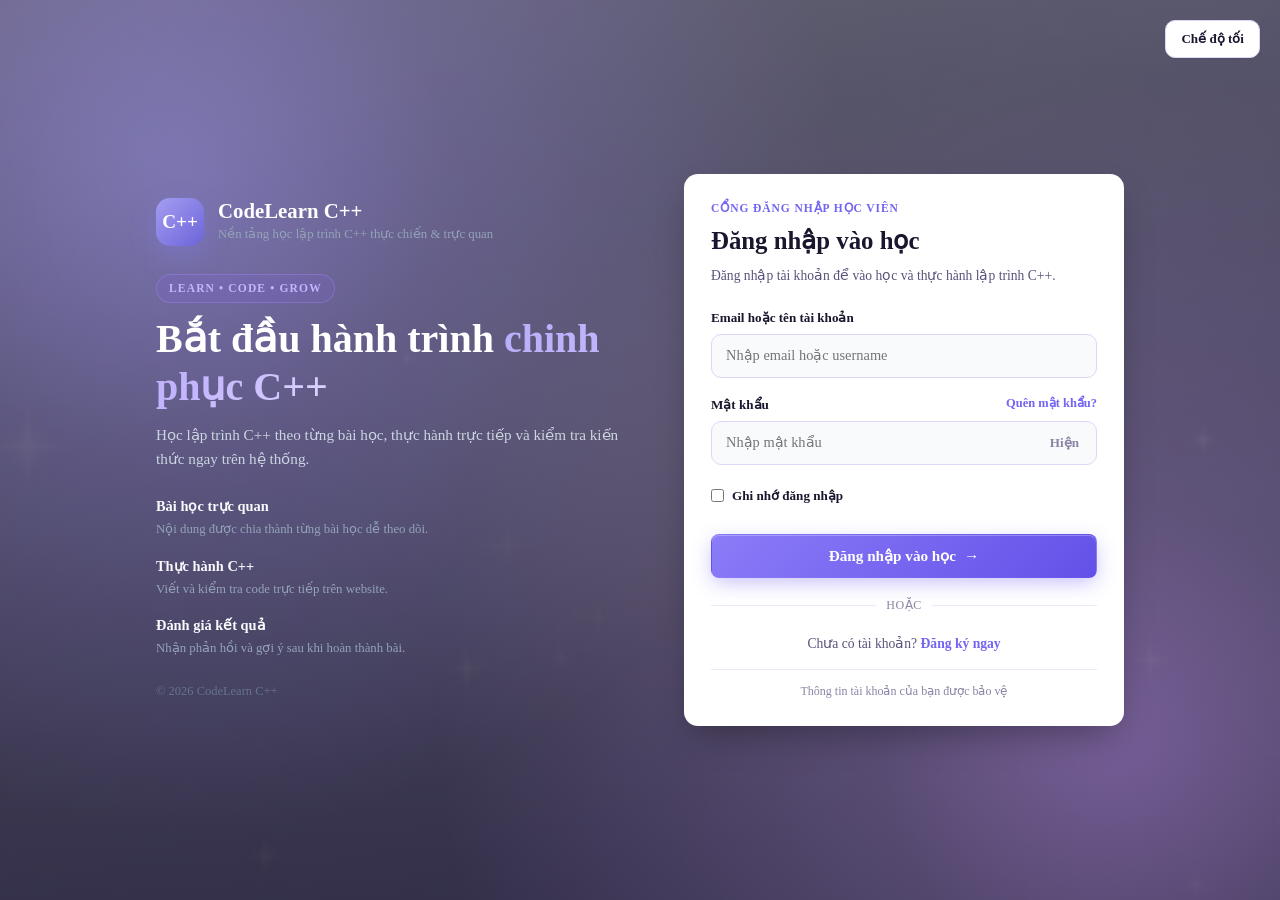
<file: login.html>
<!DOCTYPE html>
<html lang="vi">
<head>
    <meta charset="UTF-8">

    <meta
        name="viewport"
        content="width=device-width, initial-scale=1.0"
    >

    <meta
        name="description"
        content="Đăng nhập học viên - CodeLearn C++"
    >

    <title>Đăng nhập | CodeLearn C++</title>

       <link rel="preconnect" href="https://fonts.googleapis.com">
    <link rel="preconnect" href="https://fonts.gstatic.com" crossorigin>
    <link href="https://fonts.googleapis.com/css2?family=Inter:wght@400;500;600;700;800&family=JetBrains+Mono:wght@400;500;700&display=swap" rel="stylesheet">
    <link rel="stylesheet" href="css/style.css">
   <script>
       (function() {
           var t = localStorage.getItem("cpp_theme");
           if (t === "dark" || (!t && window.matchMedia && window.matchMedia("(prefers-color-scheme: dark)").matches)) {
               document.documentElement.classList.add("dark-theme");
           }
       })();
   </script>
</head>

<body>

    <div class="auth-theme-toggle">
        <button
            type="button"
            class="theme-toggle-btn"
            id="themeToggleBtn"
            aria-label="Chuyển chế độ sáng/tối"
            title="Chuyển chế độ sáng/tối"
        >
            <span class="theme-text-light">Chế độ tối</span>
            <span class="theme-text-dark">Chế độ sáng</span>
        </button>
    </div>

    <main class="auth-page">

        <!-- ================================
             KHU VỰC GIỚI THIỆU
        ================================= -->

        <section class="auth-intro">

            <a href="home.html" class="auth-brand" style="text-decoration: none; color: inherit; display: inline-flex;">

                <div class="brand-logo">
                    C++
                </div>

                <div>
                    <h1>CodeLearn C++</h1>
                    <p>Nền tảng học lập trình C++ thực chiến & trực quan</p>
                </div>

            </a>


            <div class="intro-content">

                <span class="intro-badge">
                    LEARN • CODE • GROW
                </span>

                <h2>
                    Bắt đầu hành trình
                    <span>chinh phục C++</span>
                </h2>

                <p>
                    Học lập trình C++ theo từng bài học,
                    thực hành trực tiếp và kiểm tra kiến thức
                    ngay trên hệ thống.
                </p>


                <div class="intro-features">

                    <div class="intro-feature">

                        <div>
                            <strong>
                                Bài học trực quan
                            </strong>

                            <p>
                                Nội dung được chia thành
                                từng bài học dễ theo dõi.
                            </p>
                        </div>

                    </div>


                    <div class="intro-feature">

                        <div class="feature-icon"></div>

                        <div>
                            <strong>
                                Thực hành C++
                            </strong>

                            <p>
                                Viết và kiểm tra code
                                trực tiếp trên website.
                            </p>
                        </div>

                    </div>


                    <div class="intro-feature">

                        <div class="feature-icon"></div>

                        <div>
                            <strong>
                                Đánh giá kết quả
                            </strong>

                            <p>
                                Nhận phản hồi và gợi ý
                                sau khi hoàn thành bài.
                            </p>
                        </div>

                    </div>

                </div>

            </div>


            <div class="auth-intro-footer">
                © 2026 CodeLearn C++
            </div>

        </section>


        <!-- ================================
             FORM ĐĂNG NHẬP
        ================================= -->

        <section class="auth-form-section">

            <div class="auth-card">

                <div class="mobile-brand">

                    <div class="brand-logo">
                        C++
                    </div>

                    <span>
                        CodeLearn C++
                    </span>

                </div>


                <div class="auth-header">

                    <span class="welcome-text">
                        CỔNG ĐĂNG NHẬP HỌC VIÊN
                    </span>

                    <h2>
                        Đăng nhập vào học
                    </h2>

                    <p>
                        Đăng nhập tài khoản để vào học và thực hành lập trình C++.
                    </p>

                </div>


                <!-- Thông báo lỗi/thành công -->

                <div
                    id="loginMessage"
                    class="form-message"
                    hidden
                ></div>


                <!-- FORM -->

                <form
                    id="loginForm"
                    class="auth-form"
                    novalidate
                >

                    <!-- Username / Email -->

                    <div class="form-group">

                        <label for="loginUsername">
                            Email hoặc tên tài khoản
                        </label>

                        <div class="input-wrapper">

                            <span class="input-icon"></span>

                            <input
                                type="text"
                                id="loginUsername"
                                name="username"
                                placeholder="Nhập email hoặc username"
                                autocomplete="username"
                                required
                            >

                        </div>

                    </div>


                    <!-- Password -->

                    <div class="form-group">

                        <div class="label-row">

                            <label for="loginPassword">
                                Mật khẩu
                            </label>

                            <a
                                href="#"
                                id="forgotPassword"
                                class="forgot-link"
                            >
                                Quên mật khẩu?
                            </a>

                        </div>


                        <div class="input-wrapper">

                            <span class="input-icon"></span>

                            <input
                                type="password"
                                id="loginPassword"
                                name="password"
                                placeholder="Nhập mật khẩu"
                                autocomplete="current-password"
                                required
                            >

                            <button
                                type="button"
                                id="togglePassword"
                                class="password-toggle"
                                data-password-toggle="loginPassword"
                                aria-label="Hiển thị mật khẩu"
                            >
                                Hiện
                            </button>

                        </div>

                    </div>


                    <!-- Remember -->

                    <div class="remember-row">

                        <label class="checkbox-label">

                            <input
                                type="checkbox"
                                id="rememberMe"
                            >

                            <span>
                                Ghi nhớ đăng nhập
                            </span>

                        </label>

                    </div>


                    <!-- Submit -->

                    <button
                        type="submit"
                        class="btn btn-primary auth-submit"
                    >

                        <span>
                            Đăng nhập vào học
                        </span>

                        <span class="btn-arrow">
                            →
                        </span>

                    </button>

                </form>


                <!-- Register -->

                <div class="auth-divider">

                    <span>
                        hoặc
                    </span>

                </div>


                <p class="register-text">

                    Chưa có tài khoản?

                    <a href="register.html">
                        Đăng ký ngay
                    </a>

                </p>


                <!-- Footer -->

                <div class="auth-security">

                    <span>
                        Thông tin tài khoản của bạn được bảo vệ
                    </span>

                </div>

            </div>

        </section>

    </main>


    <!-- ================================
         JAVASCRIPT
    ================================= -->

    <script src="js/api.js"></script>
    <script src="js/storage.js"></script>
    <script src="js/layout.js"></script>
    <script src="js/auth.js"></script>
</body>
</html>
</file>
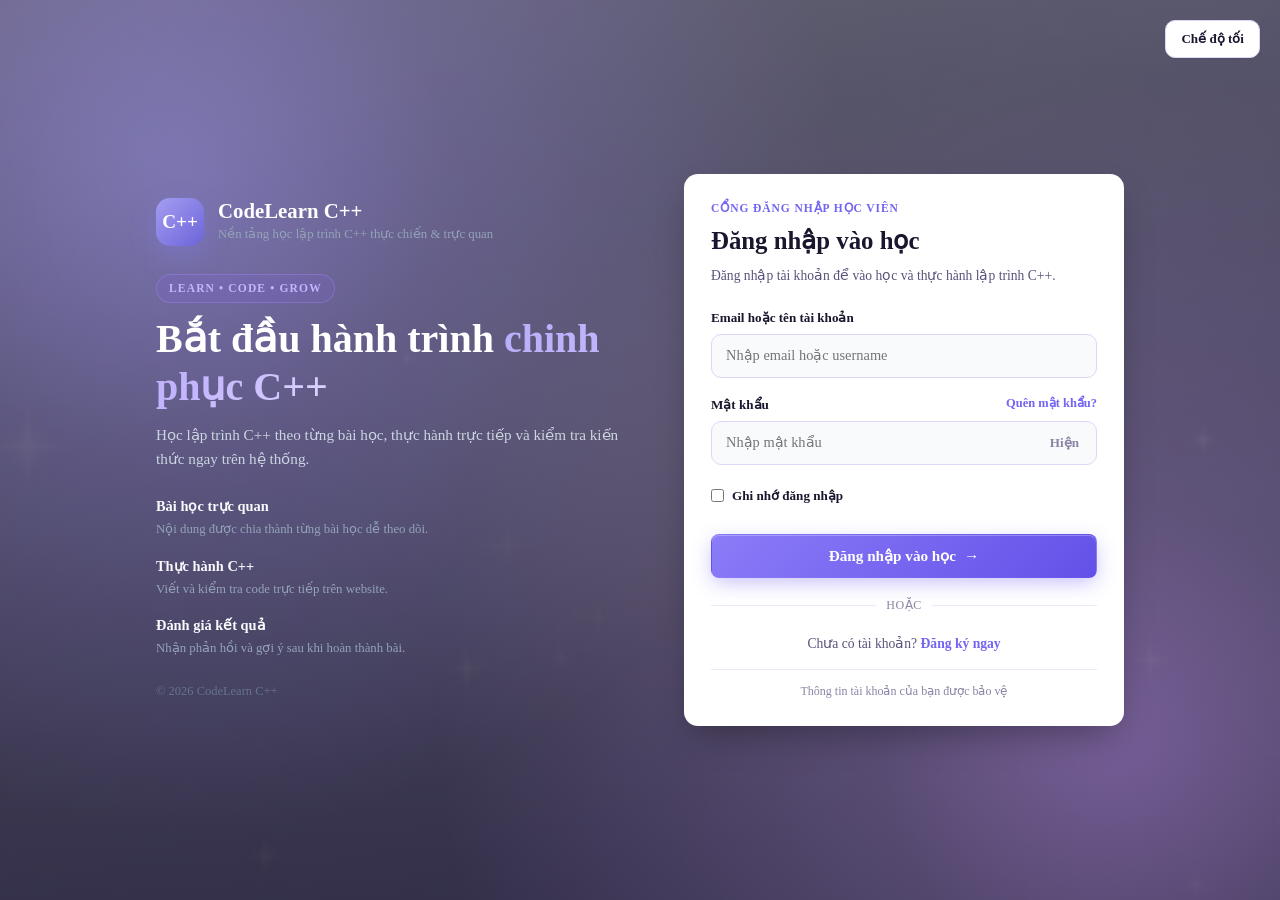
<file: profile.html>
<!DOCTYPE html>
<html lang="vi">
<head>
    <meta charset="UTF-8">

    <meta
        name="viewport"
        content="width=device-width, initial-scale=1.0"
    >

    <meta
        name="description"
        content="Hồ sơ học viên - CodeLearn C++"
    >

    <title>Hồ sơ | CodeLearn C++</title>

    <link rel="preconnect" href="https://fonts.googleapis.com">
    <link rel="preconnect" href="https://fonts.gstatic.com" crossorigin>
    <link href="https://fonts.googleapis.com/css2?family=Alex+Brush&family=Cinzel:wght@600;700;800;900&family=JetBrains+Mono:wght@400;500;700&family=Playfair+Display:ital,wght@0,600;0,700;0,900;1,600;1,700&family=Inter:wght@400;500;600;700;800&display=swap" rel="stylesheet">
    <link rel="stylesheet" href="css/style.css?v=2.2.0">
    <script>
        (function() {
            var t = localStorage.getItem("cpp_theme");
            if (t === "dark" || (!t && window.matchMedia && window.matchMedia("(prefers-color-scheme: dark)").matches)) {
                document.documentElement.classList.add("dark-theme");
            }
        })();
    </script>
</head>

<body>

    <!-- =========================================
         HEADER
    ========================================== -->

    <header class="site-header">

        <div class="container header-inner">

            <!-- Logo -->

            <a
                href="home.html"
                class="site-logo"
            >

                <div class="site-logo-mark">
                    C++
                </div>

                <div class="site-logo-text">
                    <strong>CodeLearn</strong>
                    <span>C++</span>
                </div>

            </a>


            <!-- Navigation -->

            <nav
                class="main-nav"
                id="mainNav"
                aria-label="Menu chính"
            >

                <a
                    href="home.html"
                    class="nav-link"
                >
                    Trang chủ
                </a>

                <a
                    href="lessons.html"
                    class="nav-link"
                >
                    Bài học
                </a>

                <a
                    href="profile.html"
                    class="nav-link active"
                >
                    Hồ sơ
                </a>

                <a
                    href="admin.html"
                    class="nav-link admin-nav-link"
                    id="adminNavLink"
                    hidden
                >
                    Quản trị
                </a>

            </nav>


            <!-- User -->
            <div class="header-user">
                <a href="profile.html" class="header-user-link" id="headerUserBtn" title="Xem hồ sơ & Cài đặt">
                    <div class="header-user-info">
                        <span id="headerUsername" class="header-username">Người học</span>
                        <span class="header-role">Học viên</span>
                    </div>
                    <div id="headerAvatar" class="header-avatar">U</div>
                </a>
            </div>


            <!-- Mobile menu -->

            <button
                type="button"
                class="mobile-menu-button"
                id="mobileMenuButton"
                aria-label="Mở menu"
                aria-expanded="false"
            >
                ☰
            </button>

        </div>

    </header>


    <!-- =========================================
         MAIN
    ========================================== -->

    <main>

        <!-- =====================================
             PROFILE HERO
        ====================================== -->

        <section class="profile-hero profile-hero-upgraded" id="profileHeroSection">

            <!-- Animated Aurora Orbs -->
            <div class="profile-aurora-orb p-orb-1" aria-hidden="true"></div>
            <div class="profile-aurora-orb p-orb-2" aria-hidden="true"></div>
            <div class="profile-aurora-orb p-orb-3" aria-hidden="true"></div>

            <!-- Cyber Grid Background & Floating C++ Glyphs -->
            <div class="profile-hero-cyber-grid" aria-hidden="true"></div>
            <div class="profile-floating-glyphs" aria-hidden="true">
                <span class="p-glyph g1">++</span>
                <span class="p-glyph g2">{ }</span>
                <span class="p-glyph g3">std::cout</span>
                <span class="p-glyph g4">*ptr</span>
                <span class="p-glyph g5">&amp;ref</span>
                <span class="p-glyph g6">template&lt;T&gt;</span>
                <span class="p-glyph g7">0101</span>
                <span class="p-glyph g8">-&gt;</span>
            </div>

            <div class="container">

                <div class="profile-hero-grid">

                    <!-- Left Column: Greeting & Summary -->
                    <div class="profile-hero-content">

                        <div class="hero-badge">
                            <span class="badge-pulse-dot"></span>
                            HỒ SƠ HỌC VIÊN • CODELEARN C++ (7 CHƯƠNG • 20 BÀI HỌC)
                        </div>

                        <h1>
                            Hồ sơ cá nhân &amp; Thành tích
                        </h1>

                        <!-- Context-aware Time-based Greeting Banner -->
                        <div class="profile-greeting-card" id="profileGreetingCard">
                            <div class="profile-greeting-pill">
                                <span class="greeting-icon" id="profileTimeIcon"></span>
                                <span class="greeting-period" id="profileTimePeriod">Chào buổi sáng</span>
                                <span class="greeting-status-pulse" title="Học viên đang kết nối">• Đang trực tuyến</span>
                            </div>
                            <h2 class="profile-greeting-heading" id="profileGreetingHeading">
                                Chào buổi sáng, <span class="greeting-highlight" id="profileGreetingName">bạn</span>!
                            </h2>
                            <p class="profile-greeting-sub" id="profileGreetingSub">
                                Chúc bạn một ngày học tập và luyện code C++ tràn đầy năng lượng!
                            </p>
                        </div>

                        <div class="profile-hero-actions-bar" style="display: flex; align-items: center; justify-content: space-between; flex-wrap: wrap; gap: 16px; margin-top: 14px;">
                            <p style="margin: 0; max-width: 580px;">
                                Theo dõi tiến độ 7 chương học chuẩn hóa (Bài 1 → Bài 20), quản lý huy hiệu, chuỗi streak và chứng chỉ tốt nghiệp C++ của bạn.
                            </p>
                            <div style="display: flex; align-items: center; gap: 10px; flex-wrap: wrap;">
                                <a
                                    href="settings.html"
                                    class="btn-profile-settings-pill"
                                    title="Đi tới trang Cài đặt tài khoản"
                                    style="text-decoration: none;"
                                >
                                    Trang Cài đặt
                                </a>
                                <button
                                    type="button"
                                    class="btn-profile-settings-pill"
                                    id="btnOpenProfileSettingsMenu"
                                    title="Mở menu cài đặt tài khoản & tùy chọn nhanh"
                                >
                                    Tùy chọn nhanh
                                </button>
                            </div>
                        </div>

                    </div>

                    <!-- Right Column: 3D Holographic Developer Passport Card -->
                    <div class="profile-hero-showcase" id="profileHeroShowcase">
                        <div class="hologram-card-wrapper" id="hologramCardWrapper">
                            <div class="hologram-dev-card" id="hologramDevCard">
                                <!-- Foil Shimmer Overlays -->
                                <div class="card-shimmer-sheen"></div>
                                <div class="card-glass-reflection"></div>

                                <!-- Card Header: EMV Chip & Standard -->
                                <div class="card-top-row">
                                    <div class="emv-gold-chip" title="C++ Academy Smart Core">
                                        <div class="chip-line c-horiz"></div>
                                        <div class="chip-line c-vert"></div>
                                        <div class="chip-core"></div>
                                    </div>
                                    <div class="card-brand-badge">
                                        <span class="badge-cpp-text">C++20</span>
                                        <span class="badge-sub-text">PASSPORT</span>
                                    </div>
                                </div>

                                <!-- Card Center: Avatar & Identity -->
                                <div class="card-identity-row">
                                    <div class="card-avatar-ring">
                                        <div class="card-avatar" id="hologramCardAvatar">U</div>
                                        <div class="card-avatar-glow"></div>
                                    </div>
                                    <div class="card-meta">
                                        <div class="card-student-label">CERTIFIED DEVELOPER</div>
                                        <h3 class="card-student-name" id="hologramCardName">Học viên</h3>
                                        <div class="card-student-rank" id="hologramCardRank">
                                            <span class="rank-icon"></span>
                                            <span id="hologramCardRankText">Học viên C++</span>
                                        </div>
                                    </div>
                                </div>

                                <!-- Card Live Metrics Row -->
                                <div class="card-metrics-grid">
                                    <div class="card-metric-box">
                                        <div class="metric-label">TIẾN ĐỘ KHÓA</div>
                                        <div class="metric-val" id="hologramCardProgress">0%</div>
                                        <div class="mini-bar-track">
                                            <div class="mini-bar-fill" id="hologramMiniBar" style="width: 0%;"></div>
                                        </div>
                                    </div>
                                    <div class="card-metric-box">
                                        <div class="metric-label">CHUỖI STREAK</div>
                                        <div class="metric-val" id="hologramCardStreak">0 Ngày</div>
                                    </div>
                                    <div class="card-metric-box">
                                        <div class="metric-label">ĐIỂM TB</div>
                                        <div class="metric-val" id="hologramCardScore">0/100</div>
                                    </div>
                                </div>

                                <!-- Card Bottom Code Watermark & Security ID -->
                                <div class="card-bottom-row">
                                    <div class="card-serial-code" id="hologramCardSerial">ID: CPP-2026-DEV</div>
                                    <div class="card-code-watermark">template&lt;typename T&gt;</div>
                                </div>
                            </div>
                        </div>
                    </div>

                </div>

            </div>

        </section>


        <!-- =====================================
             PROFILE CONTENT
        ====================================== -->

        <section class="profile-section">

            <div class="container">

                <div class="profile-layout">

                    <!-- =================================
                         PROFILE SIDEBAR
                    ================================== -->

                    <aside class="profile-sidebar">

                        <div class="profile-card profile-card-upgraded">

                            <!-- Avatar with Camera edit button -->
                            <div class="profile-avatar-wrapper">
                                <div
                                    id="profileAvatar"
                                    class="profile-avatar"
                                >
                                    U
                                </div>
                                <button
                                    type="button"
                                    class="avatar-edit-badge"
                                    id="btnAvatarEditShortcut"
                                    title="Đổi ảnh đại diện trong Cài đặt"
                                    aria-label="Đổi ảnh đại diện"
                                >
                                    <svg width="15" height="15" viewBox="0 0 24 24" fill="none" stroke="currentColor" stroke-width="2" stroke-linecap="round" stroke-linejoin="round" aria-hidden="true">
                                        <path d="M23 19a2 2 0 0 1-2 2H3a2 2 0 0 1-2-2V8a2 2 0 0 1 2-2h4l2-3h6l2 3h4a2 2 0 0 1 2 2z"></path>
                                        <circle cx="12" cy="13" r="4"></circle>
                                    </svg>
                                </button>
                                <span class="profile-status-dot" title="Đang hoạt động"></span>
                            </div>

                            <h2 id="profileUsername">
                                Người học
                            </h2>

                            <p id="profileEmail">
                                email@example.com
                            </p>

                            <div class="profile-badges-row">
                                <span class="profile-role" id="profileRole">
                                    Học viên
                                </span>
                                <span class="profile-rank" id="profileRankBadge">
                                    Học viên C++
                                </span>
                            </div>

                            <div class="profile-xp-box" id="profileSidebarXpBox">
                                <div class="xp-box-top">
                                    <span class="xp-label">Điểm Kinh Nghiệm (XP)</span>
                                    <strong class="xp-val" id="profileTotalXp">0 XP</strong>
                                </div>
                                <div class="xp-box-sub" id="profileChaptersDoneSummary">Đã hoàn thành 0/7 chương học</div>
                            </div>

                            <div class="profile-divider"></div>

                            <div class="profile-joined">
                                <span>
                                    Thành viên từ
                                </span>
                                <strong id="profileJoinDate">
                                    2026
                                </strong>
                            </div>

                        </div>


                        <!-- Quick Navigation actions -->

                        <div class="profile-actions-card">

                            <button
                                type="button"
                                class="profile-action active"
                                id="sideNavOverviewBtn"
                            >
                                <span>
                                    Tổng quan học tập
                                </span>
                                <span class="action-arrow">
                                    →
                                </span>
                            </button>

                            <a
                                href="#profileChapterRoadmapSection"
                                class="profile-action"
                            >
                                <span>
                                    Tiến độ 7 Chương học
                                </span>
                                <span class="action-arrow">
                                    ↓
                                </span>
                            </a>

                            <a
                                href="settings.html"
                                class="profile-action"
                            >
                                <span>
                                    Trang Cài đặt tài khoản
                                </span>
                                <span class="action-arrow">
                                    →
                                </span>
                            </a>

                            <button
                                type="button"
                                class="profile-action"
                                id="sideNavSettingsBtn"
                            >
                                <span>
                                    Menu Tùy chọn nhanh
                                </span>
                                <span class="action-arrow">
                                    ›
                                </span>
                            </button>

                            <a
                                href="lesson-detail.html?id=lesson-01"
                                id="profileSidebarContinueBtn"
                                class="profile-action"
                            >
                                <span>
                                    Tiếp tục học C++
                                </span>
                                <span class="action-arrow">
                                    →
                                </span>
                            </a>

                            <a
                                href="admin.html"
                                id="profileAdminLink"
                                class="profile-action"
                                style="display: none;"
                            >
                                <span>
                                    Bảng Quản trị
                                </span>
                                <span class="action-arrow">
                                    →
                                </span>
                            </a>

                            <button
                                type="button"
                                id="profileLogoutButton"
                                class="profile-action logout-action"
                            >
                                <span>
                                    Đăng xuất
                                </span>
                                <span class="action-arrow">
                                    →
                                </span>
                            </button>

                        </div>

                    </aside>


                    <!-- =================================
                         PROFILE MAIN PANELS
                    ================================== -->

                    <div class="profile-main">

                        <!-- =================================
                             TAB PANEL 1: OVERVIEW & PROGRESS
                        ================================== -->

                        <div id="panelOverview" class="profile-tab-panel active">

                            <!-- STATISTICS (BENTO GRID) -->

                            <div class="profile-stats profile-stats-bento">

                                <div class="profile-stat-card" data-stat-color="indigo">
                                    <div class="p-stat-body">
                                        <strong id="profileTotalLessons">
                                            20
                                        </strong>
                                        <span>
                                            Tổng bài học (7 Chương)
                                        </span>
                                    </div>
                                </div>

                                <div class="profile-stat-card" data-stat-color="emerald">
                                    <div class="p-stat-body">
                                        <strong id="profileCompletedLessons">
                                            0
                                        </strong>
                                        <span>
                                            Đã hoàn thành
                                        </span>
                                    </div>
                                </div>

                                <div class="profile-stat-card" data-stat-color="amber">
                                    <div class="p-stat-body">
                                        <strong id="profileAverageScore">
                                            0/100
                                        </strong>
                                        <span>
                                            Điểm trung bình
                                        </span>
                                    </div>
                                </div>

                                <div class="profile-stat-card" data-stat-color="violet">
                                    <div class="p-stat-body">
                                        <strong id="profileProgress">
                                            0%
                                        </strong>
                                        <span>
                                            Tiến độ toàn khóa
                                        </span>
                                    </div>
                                </div>

                                <div class="profile-stat-card profile-stat-streak" data-stat-color="orange">
                                    <div class="p-stat-body">
                                        <strong id="profileLearningStreak" style="color: #ea580c;">
                                            3 ngày
                                        </strong>
                                        <span>
                                            Chuỗi học tập (Streak)
                                        </span>
                                    </div>
                                </div>

                            </div>


                            <!-- PROGRESS CARD -->

                            <section class="profile-content-card profile-progress-master-card">

                                <div class="profile-content-header">
                                    <div>
                                        <span class="section-label">
                                            OVERALL COURSE MASTERY
                                        </span>
                                        <h2>
                                            Tiến độ khóa học C++ (20 Bài học)
                                        </h2>
                                    </div>

                                    <strong id="profileProgressPercent" class="profile-percent-pill">
                                        0%
                                    </strong>
                                </div>

                                <div class="large-progress">
                                    <div
                                        id="profileProgressBar"
                                        class="progress-bar-fill"
                                        style="width: 0%"
                                    ></div>
                                </div>

                                <div class="progress-details-bar">
                                    <p class="progress-description" id="profileProgressDesc">
                                        Hoàn thành các bài học và bài tập để mở khóa toàn bộ thành tích.
                                    </p>

                                    <a href="lesson-detail.html?id=lesson-01" class="btn btn-sm btn-primary" id="btnResumeLearning">
                                        Tiếp tục bài học →
                                    </a>
                                </div>

                            </section>


                            <!-- =====================================
                                 7-CHAPTER LEARNING ROADMAP BREAKDOWN
                            ====================================== -->
                            <section class="profile-content-card" id="profileChapterRoadmapSection">

                                <div class="profile-content-header" style="flex-wrap: wrap; gap: 12px;">
                                    <div>
                                        <span class="section-label">
                                            CURRICULUM MASTERY • 7 CHƯƠNG HỌC
                                        </span>
                                        <h2>
                                            Tiến độ chi tiết theo 7 Chương học (Bài 1 → Bài 20)
                                        </h2>
                                    </div>

                                    <div class="profile-chapters-header-actions">
                                        <button
                                            type="button"
                                            class="btn-toggle-profile-chapters"
                                            id="btnToggleProfileChapters"
                                            aria-expanded="true"
                                            aria-controls="profileChaptersCollapsibleBody"
                                            title="Ẩn hoặc hiện hết tất cả các chương học"
                                        >
                                            <span class="toggle-icon" id="toggleProfileChaptersIcon"></span>
                                            <span id="toggleProfileChaptersText">Ẩn tất cả các chương</span>
                                        </button>

                                        <a href="lessons.html" class="link-more">
                                            Mở trang Bài học →
                                        </a>
                                    </div>
                                </div>

                                <!-- Thanh thông báo tóm tắt khi đang ẩn tất cả các chương -->
                                <div class="profile-chapters-collapsed-notice" id="profileChaptersCollapsedNotice" hidden>
                                    <span>Đã ẩn tất cả 7 chương học (Bài 1 → Bài 20).</span>
                                    <button type="button" class="btn-quick-expand-chapters" id="btnQuickExpandChapters">
                                        Hiện tất cả các chương
                                    </button>
                                </div>

                                <div id="profileChaptersCollapsibleBody" class="profile-chapters-collapsible-body">
                                    <div class="profile-chapters-grid" id="profileChaptersBreakdown">
                                        <!-- Được render tự động bởi js/profile.js với tiến độ thực của học viên -->
                                    </div>
                                </div>

                            </section>


                            <!-- =====================================
                                 CERTIFICATE OF COMPLETION CARD
                            ====================================== -->
                            <section class="profile-content-card cert-promo-card state-locked" id="certificatePromoCard">
                                <div class="profile-content-header" style="border: none; padding-bottom: 0;">
                                    <div>
                                        <div id="certStatusBadgeWrapper">
                                            <span class="cert-status-badge badge-locked" id="certStatusBadge">
                                                CHƯA ĐỦ ĐIỀU KIỆN (0/20 BÀI HỌC)
                                            </span>
                                        </div>
                                        <h2 id="certPromoTitle">Chứng chỉ Tốt nghiệp C++ Master</h2>
                                    </div>
                                    <button type="button" class="btn btn-secondary" id="btnOpenCertificate" style="font-weight: 700;">
                                        Chưa mở khóa (0/20 bài)
                                    </button>
                                </div>
                                <p id="certPromoDesc" style="color: var(--text-secondary); margin-top: 14px; font-size: 0.95rem; line-height: 1.6;">
                                    Giấy Chứng Nhận Tốt Nghiệp C++ Master chính thức được trao tặng khi học viên đã hoàn thành xuất sắc toàn bộ 20/20 bài học và bài tập thực hành.
                                </p>
                                <div class="cert-mini-progress" id="certMiniProgressBox">
                                    <div style="display: flex; justify-content: space-between; font-size: 0.85rem; font-weight: 700;">
                                        <span style="color: var(--text-secondary);">Tiến độ tốt nghiệp:</span>
                                        <span id="certMiniProgressText" style="color: var(--primary);">0/20 bài học (0%)</span>
                                    </div>
                                    <div class="cert-mini-bar-track">
                                        <div class="cert-mini-bar-fill" id="certMiniProgressBar" style="width: 0%;"></div>
                                    </div>
                                </div>
                            </section>


                            <!-- RECENT COMPLETED LESSONS -->

                            <section class="profile-content-card">

                                <div class="profile-content-header">
                                    <div>
                                        <span class="section-label">
                                            RECENT ACTIVITY
                                        </span>
                                        <h2>
                                            Bài học hoàn thành gần đây
                                        </h2>
                                    </div>

                                    <a href="lessons.html" class="link-more">
                                        Xem tất cả bài học →
                                    </a>
                                </div>

                                <div class="recent-lessons-list" id="recentLessonsList">
                                    <div class="empty-state">
                                        <h3>Chưa có bài hoàn thành</h3>
                                        <p>Hãy bắt đầu bài học đầu tiên để lưu lại lịch sử làm bài.</p>
                                        <a href="lesson-detail.html?id=lesson-01" class="btn btn-primary" style="margin-top: 10px;">Bắt đầu học →</a>
                                    </div>
                                </div>

                            </section>


                            <!-- ACHIEVEMENTS -->

                            <section class="profile-content-card">

                                <div class="profile-content-header">
                                    <div>
                                        <span class="section-label">
                                            BADGES &amp; ACHIEVEMENTS
                                        </span>
                                        <h2>
                                            Thành tích &amp; Huy hiệu học tập
                                        </h2>
                                    </div>
                                </div>

                                <div class="achievements-grid" id="achievementsList">

                                    <div id="achievementFirstLesson" class="achievement-card">
                                        <div>
                                            <strong>
                                                Bắt đầu hành trình
                                            </strong>
                                            <p>
                                                Hoàn thành bài học đầu tiên.
                                            </p>
                                        </div>
                                    </div>

                                    <div id="achievementFiveLessons" class="achievement-card locked">
                                        <div>
                                            <strong>
                                                Chăm chỉ
                                            </strong>
                                            <p>
                                                Hoàn thành 5 bài học.
                                            </p>
                                        </div>
                                    </div>

                                    <div id="achievementAllLessons" class="achievement-card locked">
                                        <div>
                                            <strong>
                                                C++ Master
                                            </strong>
                                            <p>
                                                Hoàn thành toàn bộ khóa học.
                                            </p>
                                        </div>
                                    </div>

                                </div>

                            </section>

                        </div>




                    </div>

                </div>

            </div>

        </section>

        <!-- =========================================
             CONFETTI CANVAS CELEBRATION
        ========================================== -->
        <canvas id="certConfettiCanvas"></canvas>

        <!-- =========================================
             ROYAL ACADEMIC DIPLOMA MODAL POPUP
        ========================================== -->
        <div id="certificateModal" class="cert-modal-backdrop" hidden>
            <div class="cert-card-container">
                <!-- 4 Corner Victorian Filigrees -->
                <div class="cert-corner cert-corner-tl"></div>
                <div class="cert-corner cert-corner-tr"></div>
                <div class="cert-corner cert-corner-bl"></div>
                <div class="cert-corner cert-corner-br"></div>

                <button type="button" id="btnCloseCertModal" class="cert-close-btn" title="Đóng">✕</button>

                <!-- 1. Header & Heraldic Crest -->
                <div class="cert-header">
                    <div class="cert-crest-emblem">
                        <svg width="68" height="68" viewBox="0 0 100 100" fill="none" xmlns="http://www.w3.org/2000/svg">
                            <!-- Outer Heraldic Shield -->
                            <path d="M50 4 L86 16 V50 C86 72 50 94 50 94 C50 94 14 72 14 50 V16 L50 4 Z" fill="url(#crestGrad)" stroke="#78350f" stroke-width="2.5"/>
                            <!-- Inner Border Shield -->
                            <path d="M50 10 L80 20 V49 C80 67 50 86 50 86 C50 86 20 67 20 49 V20 L50 10 Z" fill="#0f172a" stroke="#d4af37" stroke-width="1.8"/>
                            <!-- Open Book & Academic Iconography -->
                            <path d="M50 32 L34 40 V62 L50 54 L66 62 V40 L50 32 Z" fill="#fef08a" stroke="#d4af37" stroke-width="1.2"/>
                            <path d="M50 32 V54" stroke="#78350f" stroke-width="1.5"/>
                            <!-- Academic Star -->
                            <polygon points="50,18 53,24 60,25 55,30 56,37 50,33 44,37 45,30 40,25 47,24" fill="#fbbf24"/>
                            <!-- Latin Motto Ribbon Banner -->
                            <path d="M22 82 Q50 92 78 82 L75 75 Q50 84 25 75 Z" fill="#d4af37"/>
                            <defs>
                                <linearGradient id="crestGrad" x1="14" y1="4" x2="86" y2="94" gradientUnits="userSpaceOnUse">
                                    <stop offset="0%" stop-color="#fef08a"/>
                                    <stop offset="50%" stop-color="#d4af37"/>
                                    <stop offset="100%" stop-color="#92400e"/>
                                </linearGradient>
                            </defs>
                        </svg>
                    </div>
                    <div class="cert-university-name">CODELEARN INSTITUTE OF COMPUTER SCIENCE</div>
                    <div class="cert-university-sub">ACADEMY OF ADVANCED TECHNOLOGY &amp; SYSTEMS PROGRAMMING</div>
                    <div class="cert-latin-citation">EXCELLENTIA ET VIRTUS • AUCTORITATE ACADEMICA</div>
                </div>

                <!-- 2. Recipient & Degree Details -->
                <div class="cert-body">
                    <p class="cert-intro-text">By virtue of the authority vested in them, the Academic Council confers upon</p>
                    <div class="cert-recipient-name" id="certRecipientName">Lê Trung Hậu</div>
                    <div class="cert-name-underline"></div>
                    <div class="cert-degree-title">THE DIPLOMA OF EXCELLENCE IN ADVANCED C++ SYSTEMS</div>
                    <div class="cert-degree-title-vi">VĂN BẰNG TỐT NGHIỆP CHUYÊN SÂU LẬP TRÌNH HỆ THỐNG C++</div>
                    <p class="cert-desc">
                        Đã hoàn thành xuất sắc toàn bộ 20 Chuyên đề chuẩn hóa &amp; 60 Bài tập thực hành của chương trình đào tạo chuyên sâu chuẩn Quốc Tế (Cấu trúc dữ liệu, Thuật toán tối ưu, Lập trình hướng đối tượng OOP và Quản lý bộ nhớ nâng cao).
                    </p>
                    <div class="cert-honors-ribbon">
                         SUMMA CUM LAUDE • XUẤT SẮC (ĐIỂM: <strong id="certFinalScore">100/100</strong>) 
                    </div>
                </div>

                <!-- 3. Dual Signatures & 3D Gold Seal -->
                <div class="cert-footer-row">
                    <!-- Left Officer -->
                    <div class="cert-officer cert-officer-left">
                        <div class="cert-officer-sig-wrapper">
                            <div class="cert-officer-sig">Prof. Arthur Vance</div>
                        </div>
                        <div class="cert-officer-line"></div>
                        <div class="cert-officer-name">Arthur Vance, Ph.D.</div>
                        <div class="cert-officer-title">Dean of Computer Science</div>
                    </div>

                    <!-- Center: 3D Gold University Corporate Seal -->
                    <div class="cert-seal-wrapper">
                        <div class="cert-seal-badge">
                            <div class="cert-seal-inner">
                                <span></span>
                                <span class="seal-degree">C++ MASTER</span>
                                <span>HONORS</span>
                            </div>
                        </div>
                        <div class="cert-seal-ribbons">
                            <div class="cert-seal-ribbon ribbon-left"></div>
                            <div class="cert-seal-ribbon ribbon-right"></div>
                        </div>
                    </div>

                    <!-- Right Officer & Official Stamp -->
                    <div class="cert-officer cert-officer-right">
                        <div class="cert-officer-sig-wrapper">
                            <div class="cert-officer-sig">Dr. Elena Rostova</div>
                            <div class="cert-red-stamp" title="Official Seal of the Registrar">
                                <span class="stamp-org">CODELEARN</span>
                                <strong class="stamp-status">ACCREDITED</strong>
                                <span class="stamp-sub">SIGILLUM 2026</span>
                            </div>
                        </div>
                        <div class="cert-officer-line"></div>
                        <div class="cert-officer-name">Elena Rostova, Sc.D.</div>
                        <div class="cert-officer-title">President of Academic Senate</div>
                    </div>
                </div>

                <!-- 4. Security Accreditation Strip (Fixed QR box, no overflow) -->
                <div class="cert-security-strip">
                    <div class="cert-qr-container">
                        <div class="cert-qr-box" title="Quét mã xác thực chứng chỉ điện tử">
                            <svg viewBox="0 0 100 100" fill="#0f172a" width="44" height="44">
                                <rect x="5" y="5" width="28" height="28" rx="2" fill="none" stroke="#0f172a" stroke-width="6"/>
                                <rect x="13" y="13" width="12" height="12"/>
                                <rect x="67" y="5" width="28" height="28" rx="2" fill="none" stroke="#0f172a" stroke-width="6"/>
                                <rect x="75" y="13" width="12" height="12"/>
                                <rect x="5" y="67" width="28" height="28" rx="2" fill="none" stroke="#0f172a" stroke-width="6"/>
                                <rect x="13" y="75" width="12" height="12"/>
                                <rect x="42" y="10" width="8" height="8"/>
                                <rect x="52" y="20" width="8" height="8"/>
                                <rect x="42" y="38" width="16" height="8"/>
                                <rect x="68" y="44" width="8" height="8"/>
                                <rect x="80" y="52" width="12" height="8"/>
                                <rect x="42" y="68" width="8" height="18"/>
                                <rect x="56" y="76" width="12" height="8"/>
                                <rect x="74" y="68" width="18" height="8"/>
                                <rect x="84" y="82" width="8" height="10"/>
                            </svg>
                        </div>
                        <div class="cert-qr-hint">
                            <strong>VERIFIED CREDENTIAL</strong>
                            <span>Quét mã xác thực số</span>
                        </div>
                    </div>

                    <div class="cert-meta-center">
                        <div>SERIES / MÃ VĂN BẰNG:</div>
                        <strong id="certSerialCode">CERT-CPP-2026-XXXXXX</strong>
                        <div style="margin-top: 2px;">NGÀY CẤP: <span id="certIssueDate">05/10/2026</span></div>
                    </div>

                    <div class="cert-hash-box">
                        <div>SHA-256 DIGITAL FINGERPRINT:</div>
                        <div class="cert-hash-snippet" id="certVerifyHash">000000000000...</div>
                    </div>
                </div>

                <!-- 5. Actions Bar -->
                <div class="cert-actions-bar">
                    <button type="button" class="btn btn-primary" id="btnPrintCert" style="background: linear-gradient(135deg, #0f172a, #1e293b); color: #f8fafc; border: 1px solid #d4af37;">
                        In / Tải PDF Văn Bằng
                    </button>
                    <button type="button" class="btn btn-secondary" id="btnCopyVerifyLink">
                        Sao chép liên kết xác thực
                    </button>
                    <button type="button" class="btn btn-secondary" id="btnCloseCertAction">
                        Đóng
                    </button>
                </div>
            </div>
        </div>

        <!-- =========================================
             LOCKED CERTIFICATE REQUIREMENTS MODAL
        ========================================== -->
        <div id="certLockedModal" class="cert-modal-backdrop" hidden>
            <div style="max-width: 520px; width: 100%; background: var(--bg-card, #ffffff); border-radius: 18px; padding: 32px 28px; text-align: center; box-shadow: 0 25px 60px rgba(0, 0, 0, 0.4); border: 1px solid var(--border, #e2e8f0); position: relative;">
                <button type="button" id="btnCloseCertLockedModal" style="position: absolute; top: 16px; right: 18px; background: none; border: none; font-size: 1.4rem; cursor: pointer; color: var(--text-secondary);" title="Đóng">✕</button>
                


                <h3 style="font-size: 1.35rem; font-weight: 800; color: var(--text-primary); margin: 0 0 10px 0;">
                    Chưa Đủ Điều Kiện Nhận Chứng Chỉ
                </h3>

                <p style="color: var(--text-secondary); font-size: 0.95rem; line-height: 1.6; margin: 0 0 20px 0;">
                    Để đảm bảo chuẩn đầu ra và giá trị uy tín chuyên môn, <strong>Giấy Chứng Nhận Tốt Nghiệp C++ Master</strong> chỉ được trao tặng khi học viên đã hoàn thành xuất sắc <strong>toàn bộ 20/20 bài học</strong> và bài tập thực hành.
                </p>

                <div style="background: var(--bg-hover, #f8fafc); border: 1px solid var(--border, #e2e8f0); border-radius: 12px; padding: 14px 18px; margin-bottom: 24px; text-align: left;">
                    <div style="display: flex; justify-content: space-between; font-weight: 700; font-size: 0.9rem; margin-bottom: 6px;">
                        <span style="color: var(--text-secondary);">Tiến độ hiện tại:</span>
                        <span id="lockedModalProgressText" style="color: var(--primary);">0/20 bài (0%)</span>
                    </div>
                    <div class="cert-mini-bar-track">
                        <div class="cert-mini-bar-fill" id="lockedModalProgressBar" style="width: 0%;"></div>
                    </div>
                    <small id="lockedModalRemainingText" style="color: var(--text-secondary); display: block; margin-top: 6px;">
                        Bạn còn thiếu 20 bài học nữa để mở khóa.
                    </small>
                </div>

                <div style="display: flex; gap: 10px; justify-content: center;">
                    <a href="lessons.html" class="btn btn-primary" id="btnLockedResumeLearning" style="font-weight: 700;">
                        Học tiếp ngay →
                    </a>
                    <button type="button" class="btn btn-secondary" id="btnLockedDismiss">
                        Đã hiểu
                    </button>
                </div>
            </div>
        </div>

    </main>


    <!-- =========================================
         FOOTER
    ========================================== -->

    <footer class="site-footer">

        <div class="container footer-inner">

            <div class="footer-brand">

                <div class="site-logo-mark">
                    C++
                </div>

                <div>

                    <strong>
                        CodeLearn C++
                    </strong>

                    <p>
                        Nền tảng học lập trình C++ thực chiến & trực quan.
                    </p>

                </div>

            </div>


            <div class="footer-links">

                <a href="home.html">
                    Trang chủ
                </a>

                <a href="lessons.html">
                    Bài học
                </a>

                <a href="profile.html">
                    Hồ sơ
                </a>

            </div>


            <p class="copyright">
                © 2026 CodeLearn C++. All rights reserved.
            </p>

        </div>

    </footer>


    <!-- =========================================
         DROPDOWN ACCOUNT & SETTINGS MENU
    ========================================== -->
    <div class="account-menu-backdrop" id="accountMenuBackdrop"></div>
    <div class="account-menu-popover" id="accountMenuPopover">
        <div class="account-menu-header">
            <div class="account-menu-user-row">
                <div class="account-menu-avatar" id="accountMenuAvatar">U</div>
                <div class="account-menu-user-meta">
                    <strong id="accountMenuName">Học viên</strong>
                </div>
            </div>
            <div class="account-menu-divider"></div>
            <a href="profile.html" class="btn-account-view-profile">
                <span>Xem tất cả trang cá nhân</span>
            </a>
        </div>

        <div class="account-menu-list">
            <a href="settings.html" class="account-menu-item" id="menuItemSettings">
                <div class="menu-item-content">
                    <span class="menu-item-title">Cài đặt và quyền riêng tư</span>
                </div>
                <div class="menu-item-arrow">›</div>
            </a>

            <button type="button" class="account-menu-item" id="btnAccountHelp">
                <div class="menu-item-content">
                    <span class="menu-item-title">Trợ giúp và hỗ trợ</span>
                </div>
                <div class="menu-item-arrow">›</div>
            </button>

            <button type="button" class="account-menu-item" id="btnAccountReport">
                <div class="menu-item-content">
                    <span class="menu-item-title">Báo cáo sự cố</span>
                    <span class="menu-item-sub">CTRL B</span>
                </div>
                <div class="menu-item-arrow">›</div>
            </button>

            <div class="account-menu-item menu-item-theme" id="accountMenuThemeToggle">
                <div class="menu-item-content">
                    <span class="menu-item-title">Màn hình và trợ năng</span>
                    <span class="menu-item-sub" id="accountThemeStatus">Chuyển chế độ sáng / tối</span>
                </div>
                <div class="menu-theme-switch">
                    <label class="switch-toggle" title="Chuyển chế độ sáng/tối">
                        <input type="checkbox" id="accountMenuThemeCheckbox">
                        <span class="slider-round"></span>
                    </label>
                </div>
            </div>

            <button type="button" class="account-menu-item menu-item-logout" id="btnAccountLogout">
                <div class="menu-item-content">
                    <span class="menu-item-title">Đăng xuất</span>
                </div>
            </button>
        </div>
    </div>


    <!-- =========================================
         HELP & BUG REPORT MODALS
    ========================================== -->
    <div class="account-modal-overlay" id="modalHelpSupport">
        <div class="account-modal-box">
            <div class="account-modal-header">
                <h3>Trợ Giúp & Hỗ Trợ Học Tập</h3>
                <button type="button" class="btn-close-modal" id="btnCloseHelpModal">✕</button>
            </div>
            <div class="account-modal-body">
                <p style="margin-bottom: 14px; color: var(--text-secondary); line-height: 1.6;">
                    Bạn gặp khó khăn trong quá trình học tập hoặc làm bài tập C++? Chúng tôi luôn sẵn sàng hỗ trợ!
                </p>
                <div style="background: var(--bg-hover, #f8fafc); padding: 14px 16px; border-radius: 12px; border: 1px solid var(--border, #e2e8f0); margin-bottom: 14px;">
                    <strong>Trợ lý AI Mentor:</strong>
                    <p style="margin: 4px 0 0; font-size: 0.9rem; color: var(--text-secondary);">Nhấp vào biểu tượng AI ở góc phải màn hình để được giải thích code và gợi ý sửa lỗi ngay lập tức.</p>
                </div>
                <div style="background: var(--bg-hover, #f8fafc); padding: 14px 16px; border-radius: 12px; border: 1px solid var(--border, #e2e8f0); margin-bottom: 16px;">
                    <strong>Email Hỗ Trợ Kỹ Thuật:</strong>
                    <p style="margin: 4px 0 0; font-size: 0.9rem; color: var(--primary); font-weight: 600;">support@codelearn.cpp</p>
                </div>
                <button type="button" class="btn btn-primary" id="btnDismissHelpModal" style="width: 100%;">Đã hiểu</button>
            </div>
        </div>
    </div>

    <div class="account-modal-overlay" id="modalBugReport">
        <div class="account-modal-box">
            <div class="account-modal-header">
                <h3>Báo Cáo Sự Cố Kỹ Thuật (Ctrl + B)</h3>
                <button type="button" class="btn-close-modal" id="btnCloseBugModal">✕</button>
            </div>
            <div class="account-modal-body">
                <p style="margin-bottom: 14px; color: var(--text-secondary); font-size: 0.92rem;">
                    Vui lòng mô tả chi tiết sự cố bạn gặp phải (lỗi biên dịch C++, giao diện, âm thanh, v.v.):
                </p>
                <form id="bugReportForm">
                    <div style="margin-bottom: 14px;">
                        <textarea id="bugReportContent" rows="4" style="width: 100%; border-radius: 10px; border: 1px solid var(--border, #cbd5e1); padding: 10px 12px; font-family: inherit; font-size: 0.92rem; background: var(--bg-card, #ffffff); color: var(--text-primary);" placeholder="Mô tả sự cố bạn gặp phải..." required></textarea>
                    </div>
                    <div style="display: flex; gap: 10px; justify-content: flex-end;">
                        <button type="button" class="btn btn-secondary" id="btnCancelBugModal">Hủy</button>
                        <button type="submit" class="btn btn-primary">Gửi báo cáo sự cố</button>
                    </div>
                </form>
            </div>
        </div>
    </div>


    <!-- =========================================
         JAVASCRIPT
    ========================================== -->

    <script src="js/api.js"></script>
    <script src="js/storage.js"></script>
    <script src="js/layout.js"></script>
    <script src="js/profile.js"></script>
    <script src="js/ai-mentor.js"></script>

</body>
</html>
</file>
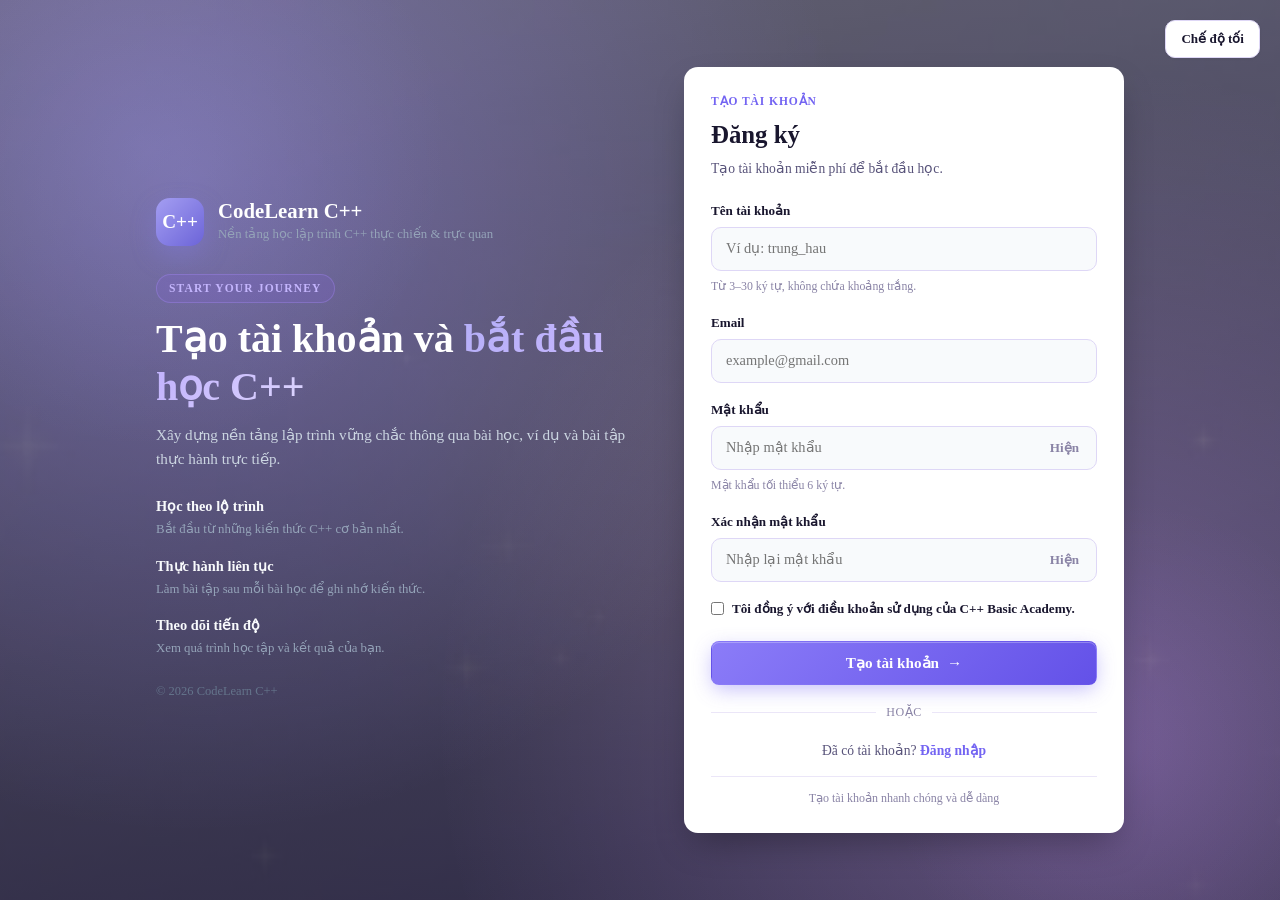
<file: register.html>
<!DOCTYPE html>
<html lang="vi">
<head>
    <meta charset="UTF-8">

    <meta
        name="viewport"
        content="width=device-width, initial-scale=1.0"
    >

    <meta
        name="description"
        content="Đăng ký tài khoản học viên - CodeLearn C++"
    >

    <title>Đăng ký | CodeLearn C++</title>

        <link rel="preconnect" href="https://fonts.googleapis.com">
    <link rel="preconnect" href="https://fonts.gstatic.com" crossorigin>
    <link href="https://fonts.googleapis.com/css2?family=Inter:wght@400;500;600;700;800&family=JetBrains+Mono:wght@400;500;700&display=swap" rel="stylesheet">
    <link rel="stylesheet" href="css/style.css">
    <script>
        (function() {
            var t = localStorage.getItem("cpp_theme");
            if (t === "dark" || (!t && window.matchMedia && window.matchMedia("(prefers-color-scheme: dark)").matches)) {
                document.documentElement.classList.add("dark-theme");
            }
        })();
    </script>
</head>

<body>

    <div class="auth-theme-toggle">
        <button
            type="button"
            class="theme-toggle-btn"
            id="themeToggleBtn"
            aria-label="Chuyển chế độ sáng/tối"
            title="Chuyển chế độ sáng/tối"
        >
            <span class="theme-text-light">Chế độ tối</span>
            <span class="theme-text-dark">Chế độ sáng</span>
        </button>
    </div>

    <main class="auth-page">

        <!-- =================================
             KHU VỰC GIỚI THIỆU
        ================================== -->

        <section class="auth-intro">

            <a href="home.html" class="auth-brand" style="text-decoration: none; color: inherit; display: inline-flex;">

                <div class="brand-logo">
                    C++
                </div>

                <div>
                    <h1>CodeLearn C++</h1>

                    <p>
                        Nền tảng học lập trình C++ thực chiến & trực quan
                    </p>
                </div>

            </a>


            <div class="intro-content">

                <span class="intro-badge">
                    START YOUR JOURNEY
                </span>

                <h2>
                    Tạo tài khoản và
                    <span>bắt đầu học C++</span>
                </h2>

                <p>
                    Xây dựng nền tảng lập trình vững chắc
                    thông qua bài học, ví dụ và bài tập
                    thực hành trực tiếp.
                </p>


                <div class="intro-features">

                    <div class="intro-feature">

                        <div class="feature-icon"></div>

                        <div>

                            <strong>
                                Học theo lộ trình
                            </strong>

                            <p>
                                Bắt đầu từ những kiến thức
                                C++ cơ bản nhất.
                            </p>

                        </div>

                    </div>


                    <div class="intro-feature">

                        <div class="feature-icon"></div>

                        <div>

                            <strong>
                                Thực hành liên tục
                            </strong>

                            <p>
                                Làm bài tập sau mỗi bài học
                                để ghi nhớ kiến thức.
                            </p>

                        </div>

                    </div>


                    <div class="intro-feature">

                        <div class="feature-icon"></div>

                        <div>

                            <strong>
                                Theo dõi tiến độ
                            </strong>

                            <p>
                                Xem quá trình học tập và
                                kết quả của bạn.
                            </p>

                        </div>

                    </div>

                </div>

            </div>


            <div class="auth-intro-footer">
                © 2026 CodeLearn C++
            </div>

        </section>


        <!-- =================================
             KHU VỰC ĐĂNG KÝ
        ================================== -->

        <section class="auth-form-section">

            <div class="auth-card register-card">

                <!-- Mobile logo -->

                <div class="mobile-brand">

                    <div class="brand-logo">
                        C++
                    </div>

                    <span>
                        CodeLearn C++
                    </span>

                </div>


                <!-- Header -->

                <div class="auth-header">

                    <span class="welcome-text">
                        TẠO TÀI KHOẢN
                    </span>

                    <h2>
                        Đăng ký
                    </h2>

                    <p>
                        Tạo tài khoản miễn phí để bắt đầu học.
                    </p>

                </div>


                <!-- Thông báo -->

                <div
                    id="registerMessage"
                    class="form-message"
                    hidden
                ></div>


                <!-- FORM -->

                <form
                    id="registerForm"
                    class="auth-form"
                    novalidate
                >

                    <!-- Username -->

                    <div class="form-group">

                        <label for="registerUsername">
                            Tên tài khoản
                        </label>

                        <div class="input-wrapper">

                            <span class="input-icon"></span>

                            <input
                                type="text"
                                id="registerUsername"
                                name="username"
                                placeholder="Ví dụ: trung_hau"
                                autocomplete="username"
                                minlength="3"
                                maxlength="30"
                                required
                            >

                        </div>

                        <small class="input-help">
                            Từ 3–30 ký tự, không chứa khoảng trắng.
                        </small>

                    </div>


                    <!-- Email -->

                    <div class="form-group">

                        <label for="registerEmail">
                            Email
                        </label>

                        <div class="input-wrapper">

                            <span class="input-icon"></span>

                            <input
                                type="email"
                                id="registerEmail"
                                name="email"
                                placeholder="example@gmail.com"
                                autocomplete="email"
                                required
                            >

                        </div>

                    </div>


                    <!-- Password -->

                    <div class="form-group">

                        <label for="registerPassword">
                            Mật khẩu
                        </label>

                        <div class="input-wrapper">

                            <span class="input-icon"></span>

                            <input
                                type="password"
                                id="registerPassword"
                                name="password"
                                placeholder="Nhập mật khẩu"
                                autocomplete="new-password"
                                minlength="6"
                                required
                            >

                            <button
                                type="button"
                                id="toggleRegisterPassword"
                                class="password-toggle"
                                data-password-toggle="registerPassword"
                                aria-label="Hiển thị mật khẩu"
                            >
                                Hiện
                            </button>

                        </div>

                        <small class="input-help">
                            Mật khẩu tối thiểu 6 ký tự.
                        </small>

                    </div>


                    <!-- Confirm password -->

                    <div class="form-group">

                        <label for="registerConfirmPassword">
                            Xác nhận mật khẩu
                        </label>

                        <div class="input-wrapper">

                            <span class="input-icon"></span>

                            <input
                                type="password"
                                id="registerConfirmPassword"
                                name="confirmPassword"
                                placeholder="Nhập lại mật khẩu"
                                autocomplete="new-password"
                                minlength="6"
                                required
                            >

                            <button
                                type="button"
                                id="toggleConfirmPassword"
                                class="password-toggle"
                                data-password-toggle="registerConfirmPassword"
                                aria-label="Hiển thị mật khẩu"
                            >
                                Hiện
                            </button>

                        </div>

                    </div>


                    <!-- Điều khoản -->

                    <div class="terms-row">

                        <label class="checkbox-label">

                            <input
                                type="checkbox"
                                id="agreeTerms"
                                required
                            >

                            <span>
                                Tôi đồng ý với
                                <a href="#" id="termsLink">
                                    điều khoản sử dụng
                                </a>
                                của C++ Basic Academy.
                            </span>

                        </label>

                    </div>


                    <!-- Submit -->

                    <button
                        type="submit"
                        class="btn btn-primary auth-submit"
                    >

                        <span>
                            Tạo tài khoản
                        </span>

                        <span class="btn-arrow">
                            →
                        </span>

                    </button>

                </form>


                <!-- Login -->

                <div class="auth-divider">

                    <span>
                        hoặc
                    </span>

                </div>


                <p class="register-text">

                    Đã có tài khoản?

                    <a href="login.html">
                        Đăng nhập
                    </a>

                </p>


                <!-- Security -->

                <div class="auth-security">
                    <span>
                        Tạo tài khoản nhanh chóng và dễ dàng
                    </span>
                </div>

            </div>

        </section>

    </main>


    <!-- =================================
         JAVASCRIPT
    ================================== -->

    <script src="js/api.js"></script>
    <script src="js/storage.js"></script>
    <script src="js/layout.js"></script>
    <script src="js/auth.js"></script>

</body>
</html>
</file>
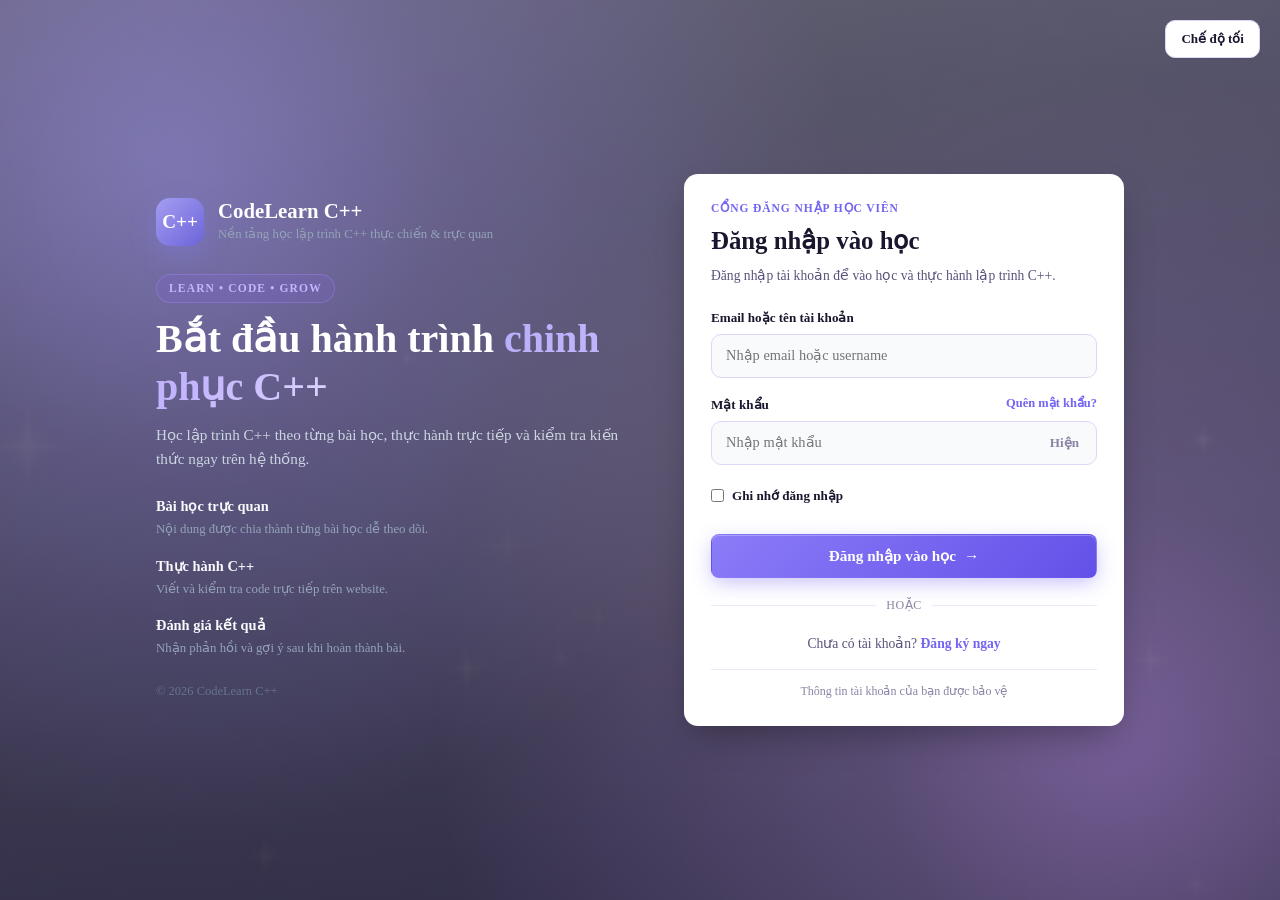
<file: settings.html>
<!DOCTYPE html>
<html lang="vi">
<head>
    <meta charset="UTF-8">
    <meta name="viewport" content="width=device-width, initial-scale=1.0">
    <meta name="description" content="Cài đặt tài khoản và tùy chọn cá nhân - CodeLearn C++">
    <title>Cài đặt | CodeLearn C++</title>

    <link rel="preconnect" href="https://fonts.googleapis.com">
    <link rel="preconnect" href="https://fonts.gstatic.com" crossorigin>
    <link href="https://fonts.googleapis.com/css2?family=Inter:wght@400;500;600;700;800&family=JetBrains+Mono:wght@400;500;700&display=swap" rel="stylesheet">
    <link rel="stylesheet" href="css/style.css?v=2.2.0">
    <script>
        (function() {
            var t = localStorage.getItem("cpp_theme");
            if (t === "dark" || (!t && window.matchMedia && window.matchMedia("(prefers-color-scheme: dark)").matches)) {
                document.documentElement.classList.add("dark-theme");
            }
        })();
    </script>
</head>

<body>

    <!-- =========================================
         HEADER
    ========================================== -->
    <header class="site-header">
        <div class="container header-inner">
            <!-- Logo -->
            <a href="home.html" class="site-logo">
                <div class="site-logo-mark">C++</div>
                <div class="site-logo-text">
                    <strong>CodeLearn</strong>
                    <span>C++</span>
                </div>
            </a>

            <!-- Navigation -->
            <nav class="main-nav" id="mainNav" aria-label="Menu chính">
                <a href="home.html" class="nav-link">Trang chủ</a>
                <a href="lessons.html" class="nav-link">Bài học</a>
                <a href="profile.html" class="nav-link">Hồ sơ</a>
                <a href="settings.html" class="nav-link active">Cài đặt</a>
                <a href="admin.html" class="nav-link admin-nav-link" id="adminNavLink" hidden>Quản trị</a>
            </nav>

            <!-- User Menu Trigger -->
            <div class="header-user">
                <button type="button" class="header-user-link btn-open-account-menu" id="headerUserBtn" title="Mở menu tài khoản & tùy chọn">
                    <div class="header-user-info">
                        <span id="headerUsername" class="header-username">Người học</span>
                        <span class="header-role">Học viên</span>
                    </div>
                    <div id="headerAvatar" class="header-avatar">U</div>
                </button>
            </div>

            <!-- Mobile menu button -->
            <button type="button" class="mobile-menu-button" id="mobileMenuButton" aria-label="Mở menu" aria-expanded="false">☰</button>
        </div>
    </header>

    <main id="mainContent">

        <!-- =========================================
             SETTINGS HERO / BANNER
        ========================================== -->
        <section class="profile-hero">
            <div class="container">
                <div class="profile-hero-inner">
                    <div class="profile-hero-content">
                        <a href="profile.html" class="settings-back-link" style="color: #c7d2fe; margin-bottom: 8px;">
                            ← Quay lại Hồ sơ cá nhân
                        </a>
                        <h1>Cài đặt tài khoản &amp; Quyền riêng tư</h1>
                        <p>Tùy chỉnh thông tin cá nhân, ảnh đại diện, mật khẩu bảo mật và phong cách giao diện hiển thị.</p>
                    </div>
                </div>
            </div>
        </section>

        <!-- =========================================
             SETTINGS BODY CONTENT
        ========================================== -->
        <section class="profile-section">
            <div class="container" style="max-width: 900px;">

                <div id="settingsMessage" class="form-message" hidden></div>

                <!-- 1. AVATAR SETTINGS CARD -->
                <section class="profile-content-card settings-card" style="margin-bottom: 24px;">
                    <div class="profile-content-header">
                        <div>
                            <span class="section-label">AVATAR MANAGEMENT</span>
                            <h2>Ảnh đại diện (Avatar)</h2>
                        </div>
                    </div>

                    <div class="avatar-settings-layout">
                        <!-- Current Avatar Preview -->
                        <div class="avatar-preview-box">
                            <div class="avatar-preview-frame" id="settingsAvatarPreview">U</div>
                            <span class="avatar-preview-label">Xem trước ảnh đại diện</span>
                        </div>

                        <!-- Upload Controls -->
                        <div class="avatar-upload-controls">
                            <p class="avatar-hint-text">
                                Tải ảnh từ máy tính của bạn (JPG, PNG, WebP) hoặc chọn một trong các mẫu avatar C++ bên dưới:
                            </p>

                            <input
                                type="file"
                                id="avatarFileInput"
                                accept="image/png, image/jpeg, image/webp"
                                style="display: none;"
                            >

                            <div class="avatar-buttons-group">
                                <button type="button" id="btnTriggerUpload" class="btn btn-primary">
                                    Tải ảnh từ máy
                                </button>
                                <button type="button" id="btnRemoveAvatar" class="btn btn-secondary">
                                    Gỡ ảnh đại diện
                                </button>
                            </div>

                            <!-- Preset Avatars -->
                            <div class="preset-avatars-section">
                                <span class="preset-title">Hoặc chọn avatar C++ có sẵn:</span>
                                <div class="preset-avatars-grid" id="presetAvatarsGrid">
                                    <!-- Rendered dynamically by settings.js -->
                                </div>
                            </div>
                        </div>
                    </div>
                </section>

                <!-- 2. PERSONAL INFORMATION FORM -->
                <section class="profile-content-card settings-card">
                    <div class="profile-content-header">
                        <div>
                            <span class="section-label">PERSONAL INFORMATION</span>
                            <h2>Thông tin cá nhân &amp; Bảo mật</h2>
                        </div>
                    </div>

                    <form id="settingsForm" class="profile-form" novalidate>
                        <div class="form-grid-2col">
                            <!-- Username -->
                            <div class="form-group">
                                <label for="settingsUsernameInput">
                                    Tên hiển thị / Tài khoản <span class="required-star">*</span>
                                </label>
                                <input
                                    type="text"
                                    id="settingsUsernameInput"
                                    class="profile-input"
                                    minlength="3"
                                    maxlength="30"
                                    required
                                    placeholder="Nhập tên của bạn"
                                >
                                <small class="input-help">Tên sẽ hiển thị trên bảng vàng và hồ sơ học viên.</small>
                            </div>

                            <!-- Email -->
                            <div class="form-group">
                                <label for="settingsEmailInput">
                                    Địa chỉ Email <span class="required-star">*</span>
                                </label>
                                <input
                                    type="email"
                                    id="settingsEmailInput"
                                    class="profile-input"
                                    required
                                    placeholder="email@example.com"
                                >
                                <small class="input-help">Dùng để nhận thông báo và hỗ trợ tài khoản.</small>
                            </div>
                        </div>

                        <!-- 3. SECURITY & PASSWORD -->
                        <div class="settings-subheading" style="margin-top: 24px;">
                            <h3>Bảo mật &amp; Mật khẩu</h3>
                            <p>Chỉ nhập nếu bạn muốn thay đổi mật khẩu hiện tại.</p>
                        </div>

                        <div class="form-grid-2col">
                            <div class="form-group">
                                <label for="settingsPasswordInput">Mật khẩu mới</label>
                                <div class="input-password-wrapper">
                                    <input
                                        type="password"
                                        id="settingsPasswordInput"
                                        class="profile-input"
                                        minlength="6"
                                        placeholder="Để trống nếu không đổi"
                                    >
                                    <button type="button" class="btn-toggle-pwd" id="btnTogglePwd1" tabindex="-1" title="Ẩn/hiện mật khẩu">Hiện</button>
                                </div>
                                <small class="input-help">Tối thiểu 6 ký tự.</small>
                            </div>

                            <div class="form-group">
                                <label for="settingsPasswordConfirmInput">Xác nhận mật khẩu mới</label>
                                <div class="input-password-wrapper">
                                    <input
                                        type="password"
                                        id="settingsPasswordConfirmInput"
                                        class="profile-input"
                                        minlength="6"
                                        placeholder="Nhập lại mật khẩu mới"
                                    >
                                    <button type="button" class="btn-toggle-pwd" id="btnTogglePwd2" tabindex="-1" title="Ẩn/hiện mật khẩu">Hiện</button>
                                </div>
                                <small class="input-help">Cần khớp với mật khẩu mới đã nhập.</small>
                            </div>
                        </div>

                        <!-- 4. THEME & PREFERENCES -->
                        <div class="settings-subheading" style="margin-top: 24px;">
                            <h3>Giao diện hiển thị</h3>
                            <p>Tùy chỉnh phong cách hiển thị màu sắc theo sở thích của bạn.</p>
                        </div>

                        <div class="theme-options-group">
                            <button type="button" class="theme-option-card" id="themeOptionLight">
                                <div>
                                    <strong>Giao diện Sáng (Light)</strong>
                                    <small>Thanh lịch, nền sáng tinh tế</small>
                                </div>
                            </button>

                            <button type="button" class="theme-option-card" id="themeOptionDark">
                                <div>
                                    <strong>Giao diện Tối (Dark)</strong>
                                    <small>Hiện đại, dịu mắt ban đêm</small>
                                </div>
                            </button>
                        </div>

                        <!-- Action Buttons -->
                        <div class="profile-form-actions" style="margin-top: 32px;">
                            <button type="submit" class="btn btn-primary btn-save-settings" id="btnSaveSettings">
                                Lưu toàn bộ thay đổi
                            </button>
                            <a href="profile.html" class="btn btn-secondary">
                                Hủy thay đổi
                            </a>
                        </div>
                    </form>
                </section>

            </div>
        </section>

    </main>

    <!-- =========================================
         FOOTER
    ========================================== -->
    <footer class="site-footer">
        <div class="container footer-inner">
            <div class="footer-brand">
                <div class="site-logo">
                    <div class="site-logo-mark">C++</div>
                    <div class="site-logo-text">
                        <strong>CodeLearn</strong>
                        <span>C++</span>
                    </div>
                </div>
                <p>Nền tảng học lập trình C++ thực chiến &amp; trực quan.</p>
            </div>
            <div class="footer-links">
                <a href="home.html">Trang chủ</a>
                <a href="lessons.html">Bài học</a>
                <a href="profile.html">Hồ sơ</a>
                <a href="settings.html">Cài đặt</a>
            </div>
            <p class="copyright">© 2026 CodeLearn C++. All rights reserved.</p>
        </div>
    </footer>

    <!-- Dropdown Account Menu (Matching Screenshot) -->
    <div class="account-menu-backdrop" id="accountMenuBackdrop"></div>
    <div class="account-menu-popover" id="accountMenuPopover">
        <div class="account-menu-header">
            <div class="account-menu-user-row">
                <div class="account-menu-avatar" id="accountMenuAvatar">U</div>
                <div class="account-menu-user-meta">
                    <strong id="accountMenuName">Học viên</strong>
                </div>
            </div>
            <div class="account-menu-divider"></div>
            <a href="profile.html" class="btn-account-view-profile">
                <span>Xem tất cả trang cá nhân</span>
            </a>
        </div>

        <div class="account-menu-list">
            <a href="settings.html" class="account-menu-item">
                <div class="menu-item-content">
                    <span class="menu-item-title">Cài đặt và quyền riêng tư</span>
                </div>
                <div class="menu-item-arrow">›</div>
            </a>

            <button type="button" class="account-menu-item" id="btnAccountHelp">
                <div class="menu-item-content">
                    <span class="menu-item-title">Trợ giúp và hỗ trợ</span>
                </div>
                <div class="menu-item-arrow">›</div>
            </button>

            <button type="button" class="account-menu-item" id="btnAccountReport">
                <div class="menu-item-content">
                    <span class="menu-item-title">Báo cáo sự cố</span>
                    <span class="menu-item-sub">CTRL B</span>
                </div>
                <div class="menu-item-arrow">›</div>
            </button>

            <div class="account-menu-item menu-item-theme" id="accountMenuThemeToggle">
                <div class="menu-item-content">
                    <span class="menu-item-title">Màn hình và trợ năng</span>
                    <span class="menu-item-sub" id="accountThemeStatus">Chuyển chế độ sáng / tối</span>
                </div>
                <div class="menu-theme-switch">
                    <label class="switch-toggle" title="Chuyển chế độ sáng/tối">
                        <input type="checkbox" id="accountMenuThemeCheckbox">
                        <span class="slider-round"></span>
                    </label>
                </div>
            </div>

            <button type="button" class="account-menu-item menu-item-logout" id="btnAccountLogout">
                <div class="menu-item-content">
                    <span class="menu-item-title">Đăng xuất</span>
                </div>
            </button>
        </div>
    </div>

    <!-- Modals for Help & Bug Report -->
    <div class="account-modal-overlay" id="modalHelpSupport">
        <div class="account-modal-box">
            <div class="account-modal-header">
                <h3>Trợ Giúp & Hỗ Trợ Học Tập</h3>
                <button type="button" class="btn-close-modal" id="btnCloseHelpModal">✕</button>
            </div>
            <div class="account-modal-body">
                <p style="margin-bottom: 14px; color: var(--text-secondary); line-height: 1.6;">
                    Bạn gặp khó khăn trong quá trình học tập hoặc cấu hình tài khoản C++? Chúng tôi luôn sẵn sàng hỗ trợ!
                </p>
                <div style="background: var(--bg-hover, #f8fafc); padding: 14px 16px; border-radius: 12px; border: 1px solid var(--border, #e2e8f0); margin-bottom: 14px;">
                    <strong>Trợ lý AI Mentor:</strong>
                    <p style="margin: 4px 0 0; font-size: 0.9rem; color: var(--text-secondary);">Nhấp vào biểu tượng AI ở góc phải màn hình để được giải thích code và gợi ý sửa lỗi ngay lập tức.</p>
                </div>
                <div style="background: var(--bg-hover, #f8fafc); padding: 14px 16px; border-radius: 12px; border: 1px solid var(--border, #e2e8f0); margin-bottom: 16px;">
                    <strong>Email Hỗ Trợ Kỹ Thuật:</strong>
                    <p style="margin: 4px 0 0; font-size: 0.9rem; color: var(--primary); font-weight: 600;">support@codelearn.cpp</p>
                </div>
                <button type="button" class="btn btn-primary" id="btnDismissHelpModal" style="width: 100%;">Đã hiểu</button>
            </div>
        </div>
    </div>

    <div class="account-modal-overlay" id="modalBugReport">
        <div class="account-modal-box">
            <div class="account-modal-header">
                <h3>Báo Cáo Sự Cố Kỹ Thuật (Ctrl + B)</h3>
                <button type="button" class="btn-close-modal" id="btnCloseBugModal">✕</button>
            </div>
            <div class="account-modal-body">
                <p style="margin-bottom: 14px; color: var(--text-secondary); font-size: 0.92rem;">
                    Vui lòng mô tả chi tiết sự cố bạn gặp phải (lỗi biên dịch C++, giao diện, âm thanh, v.v.):
                </p>
                <form id="bugReportForm">
                    <div style="margin-bottom: 14px;">
                        <textarea id="bugReportContent" rows="4" style="width: 100%; border-radius: 10px; border: 1px solid var(--border, #cbd5e1); padding: 10px 12px; font-family: inherit; font-size: 0.92rem; background: var(--bg-card, #ffffff); color: var(--text-primary);" placeholder="Mô tả sự cố bạn gặp phải..." required></textarea>
                    </div>
                    <div style="display: flex; gap: 10px; justify-content: flex-end;">
                        <button type="button" class="btn btn-secondary" id="btnCancelBugModal">Hủy</button>
                        <button type="submit" class="btn btn-primary">Gửi báo cáo sự cố</button>
                    </div>
                </form>
            </div>
        </div>
    </div>

    <!-- Scripts -->
    <script src="js/api.js"></script>
    <script src="js/storage.js"></script>
    <script src="js/layout.js"></script>
    <script src="js/settings.js"></script>
    <script src="js/ai-mentor.js"></script>
</body>
</html>
</file>
<file: css/style.css>
/* =========================================================
   CODELEARN C++
   MAIN STYLESHEET
   ========================================================= */

@import url('https://fonts.googleapis.com/css2?family=Inter:wght@300;400;500;600;700;800;900&family=Alex+Brush&family=Cinzel:wght@600;700;800;900&family=Playfair+Display:ital,wght@0,600;0,700;0,800;0,900;1,600;1,700&family=JetBrains+Mono:wght@400;500;600;700&display=swap');

/* =========================================================
   1. RESET
   ========================================================= */

* {
    margin: 0;
    padding: 0;
    box-sizing: border-box;
}

html {
    scroll-behavior: smooth;
}

body {
    min-height: 100vh;
    font-family: 'Inter', system-ui, -apple-system, BlinkMacSystemFont, "Segoe UI", Roboto, sans-serif;
    color: #0f172a;
    background: #f8fafc;
    line-height: 1.6;
    -webkit-font-smoothing: antialiased;
    -moz-osx-font-smoothing: grayscale;
}

body,
button,
input,
textarea,
select {
    font-family: inherit;
}

button,
input,
textarea,
select {
    font-size: inherit;
}

button {
    cursor: pointer;
}

img {
    max-width: 100%;
    display: block;
}

a {
    color: inherit;
    text-decoration: none;
}

ul,
ol {
    padding-left: 1.4rem;
}

.hidden {
    display: none !important;
}

[hidden] {
    display: none !important;
}

.sr-only {
    position: absolute;
    width: 1px;
    height: 1px;
    padding: 0;
    margin: -1px;
    overflow: hidden;
    clip: rect(0, 0, 0, 0);
    white-space: nowrap;
    border: 0;
}


/* =========================================================
   2. VARIABLES
   ========================================================= */

:root {
    /* Dreamy Pastel Lavender & Starry Lilac Theme */
    --primary: #7364f2;
    --primary-dark: #5d4de4;
    --primary-light: #f2f0fe;
    --primary-gradient: linear-gradient(135deg, #8b7cf8 0%, #6351e8 100%);
    --primary-glow: rgba(115, 100, 242, 0.35);

    --secondary: #b3a8f8;
    --secondary-dark: #9688f2;
    --secondary-light: #f8f6fe;
    --secondary-gradient: linear-gradient(135deg, #cfc6fd 0%, #9e91f5 100%);

    --accent-orchid: #cb8ef8;
    --accent-orchid-light: #faf4ff;

    --accent-emerald: #7364f2;
    --accent-emerald-light: #f2f0fe;

    --success: #10b981;
    --success-light: #ecfdf5;
    --warning: #f59e0b;
    --warning-light: #fffbeb;
    --danger: #ef4444;
    --danger-light: #fef2f2;

    --text: #19162e;
    --text-secondary: #58537a;
    --text-light: #8a84a6;

    --background: #f8f7fd;
    --background-alt: #eeeaf8;
    --white: #ffffff;

    --border: #ded7f6;
    --border-light: #ebe6f8;
    --border-focus: #7364f2;

    --card-shadow: 0 6px 20px -3px rgba(115, 100, 242, 0.08), 0 2px 6px -1px rgba(25, 22, 46, 0.03);
    --card-shadow-hover: 0 16px 36px -4px rgba(115, 100, 242, 0.2), 0 4px 12px rgba(25, 22, 46, 0.04);
    --card-shadow-elevated: 0 24px 48px -6px rgba(115, 100, 242, 0.22);

    --radius-sm: 8px;
    --radius-md: 10px;
    --radius-lg: 14px;
    --radius-xl: 18px;
    --radius-pill: 9999px;

    --container: 1220px;

    --transition: 0.25s cubic-bezier(0.25, 0.1, 0.25, 1);
    --font-mono: 'JetBrains Mono', 'Fira Code', Consolas, monospace;
}


/* =========================================================
   3. COMMON
   ========================================================= */

.container {
    width: min(
        calc(100% - 48px),
        var(--container)
    );

    margin-inline: auto;
}

main {
    min-height: calc(100vh - 160px);
}

.section-label {
    display: inline-block;
    margin-bottom: 8px;

    font-size: 0.75rem;
    font-weight: 800;
    letter-spacing: 0.12em;
    text-transform: uppercase;

    color: var(--primary);
}

.text-center {
    text-align: center;
}

.muted {
    color: var(--text-secondary);
}


/* =========================================================
   4. HEADER
   ========================================================= */

.site-header {
    position: sticky;
    top: 0;
    z-index: 1000;

    background: rgba(255, 255, 255, 0.88);

    border-bottom: 1px solid rgba(226, 232, 240, 0.8);

    backdrop-filter: blur(16px);
    -webkit-backdrop-filter: blur(16px);
    box-shadow: 0 2px 10px rgba(15, 23, 42, 0.03);
}

.header-inner {
    min-height: 58px;

    display: flex;
    align-items: center;
    gap: 20px;
}


/* Logo */

.site-logo {
    display: flex;
    align-items: center;
    gap: 10px;

    flex-shrink: 0;
    transition: transform var(--transition);
}

.site-logo:hover {
    transform: translateY(-1px);
}

.site-logo-mark {
    width: 36px;
    height: 36px;

    display: grid;
    place-items: center;

    border-radius: 10px;

    color: #ffffff;
    background: var(--primary-gradient);

    font-family: var(--font-mono);
    font-size: 0.88rem;
    font-weight: 800;

    box-shadow: 0 4px 14px rgba(115, 100, 242, 0.35), inset 0 1px 0 rgba(255, 255, 255, 0.35);
}

.site-logo-text {
    display: flex;
    flex-direction: column;

    line-height: 1.15;
}

.site-logo-text strong {
    font-size: 0.98rem;
    font-weight: 800;
    letter-spacing: -0.01em;
    color: var(--text);
}

.site-logo-text span {
    color: var(--text-secondary);
    font-size: 0.68rem;
    font-weight: 600;
    letter-spacing: 0.04em;
    text-transform: uppercase;
}


/* Navigation */

.main-nav {
    display: flex;
    align-items: center;
    gap: 6px;

    margin-left: auto;
}

.nav-link {
    position: relative;

    padding: 6px 14px;

    color: var(--text-secondary);

    border-radius: 8px;

    font-size: 0.84rem;
    font-weight: 600;

    transition:
        color var(--transition),
        background var(--transition),
        box-shadow var(--transition);
}

.nav-link:hover {
    color: var(--primary);
    background: var(--primary-light);
}

.nav-link.active {
    color: #ffffff;
    background: var(--primary-gradient);
    box-shadow: 0 2px 10px rgba(115, 100, 242, 0.3), inset 0 1px 0 rgba(255, 255, 255, 0.25);
}

.admin-nav-link {
    color: var(--secondary);
}

.admin-nav-link:hover,
.admin-nav-link.active {
    color: #ffffff;
    background: var(--secondary-gradient);
    box-shadow: 0 4px 14px rgba(167, 139, 250, 0.32);
}


/* Header user */

.header-user {
    display: flex;
    align-items: center;
    gap: 10px;
}

.header-user-link {
    display: flex;
    align-items: center;
    gap: 10px;
    text-decoration: none;
    color: inherit;
    cursor: pointer;
    border-radius: 10px;
    padding: 3px 6px;
    transition: background var(--transition), opacity var(--transition);
}

.header-user-link:hover {
    background: var(--primary-light);
}

.header-user-info {
    display: flex;
    flex-direction: column;

    text-align: right;
    line-height: 1.25;
}

.header-username {
    font-size: 0.85rem;
    font-weight: 700;
}

.header-role {
    color: var(--text-light);
    font-size: 0.7rem;
}

.header-avatar {
    width: 32px;
    height: 32px;

    display: grid;
    place-items: center;

    border-radius: 50%;

    color: #ffffff;
    background:
        linear-gradient(
            135deg,
            #2563eb,
            #847de8
        );

    font-weight: 800;
    font-size: 0.78rem;
}

.logout-button {
    width: 35px;
    height: 35px;

    display: grid;
    place-items: center;

    border: 0;
    border-radius: 8px;

    color: var(--text-secondary);
    background: transparent;

    font-size: 1.1rem;

    transition:
        background var(--transition),
        color var(--transition);
}

.logout-button:hover {
    color: var(--danger);
    background: #fef2f2;
}

.mobile-menu-button {
    display: none;

    width: 40px;
    height: 40px;

    border: 1px solid var(--border);
    border-radius: 9px;

    color: var(--text);
    background: #ffffff;

    font-size: 1.25rem;
}


/* =========================================================
   5. BUTTONS
   ========================================================= */

.btn {
    min-height: 38px;
    display: inline-flex;
    align-items: center;
    justify-content: center;
    gap: 6px;
    padding: 8px 18px;
    border: 1px solid transparent;
    border-radius: 8px;
    font-size: 0.86rem;
    font-weight: 600;
    transition: all var(--transition);
    user-select: none;
    cursor: pointer;
}

.btn:hover {
    transform: translateY(-2px);
}

.btn:active {
    transform: translateY(0) scale(0.98);
}

.btn-primary {
    color: #ffffff;
    background: var(--primary-gradient);
    box-shadow: 0 6px 20px -2px rgba(115, 100, 242, 0.42), inset 0 1px 0 rgba(255, 255, 255, 0.28);
    transition: all var(--transition);
}

.btn-primary:hover {
    background: linear-gradient(135deg, #8a7cf8 0%, #5d4de4 100%);
    transform: translateY(-2px);
    box-shadow: 0 10px 28px -2px rgba(115, 100, 242, 0.55), inset 0 1px 0 rgba(255, 255, 255, 0.38);
}

.btn-secondary {
    color: var(--text);
    background: #ffffff;
    border-color: var(--border);
    box-shadow: 0 1px 3px rgba(0, 0, 0, 0.04);
}

.btn-secondary:hover {
    background: #f8fafc;
    border-color: #cbd5e1;
    color: var(--primary);
    box-shadow: 0 4px 12px rgba(15, 23, 42, 0.06);
}

.btn-danger {
    color: #ffffff;
    background: linear-gradient(135deg, #ef4444 0%, #dc2626 100%);
    box-shadow: 0 4px 14px rgba(239, 68, 68, 0.28);
}

.btn-danger:hover {
    background: linear-gradient(135deg, #dc2626 0%, #b91c1c 100%);
}

.btn-success {
    color: #ffffff;
    background: linear-gradient(135deg, #10b981 0%, #059669 100%);
    box-shadow: 0 4px 14px rgba(16, 185, 129, 0.28);
}

.btn-success:hover {
    background: linear-gradient(135deg, #059669 0%, #047857 100%);
}


/* =========================================================
   6. HERO
   ========================================================= */

.profile-hero {
    position: relative;
    overflow: hidden;

    padding: 36px 0 40px;

    color: #ffffff;

    background:
        radial-gradient(
            circle at 15% 20%,
            rgba(160, 145, 255, 0.42),
            transparent 50%
        ),
        radial-gradient(
            circle at 85% 10%,
            rgba(215, 165, 255, 0.32),
            transparent 50%
        ),
        linear-gradient(
            180deg,
            rgba(13, 10, 26, 0.58) 0%,
            rgba(17, 13, 34, 0.78) 100%
        ),
        url('../images/hero-star-bg.png') center/cover no-repeat;
}

.profile-hero::after {
    content: "";

    position: absolute;

    width: 280px;
    height: 280px;

    right: -100px;
    bottom: -140px;

    border-radius: 50%;

    background:
        rgba(255, 255, 255, 0.06);
}

.profile-hero-content {
    position: relative;
    z-index: 1;

    max-width: 700px;
}

.hero-badge {
    display: inline-flex;
    align-items: center;
    gap: 8px;
    padding: 6px 16px;
    margin-bottom: 16px;
    border: 1px solid rgba(167, 139, 250, 0.35);
    border-radius: 999px;
    color: #c4b5fd;
    background: rgba(132, 125, 232, 0.16);
    font-size: 0.74rem;
    font-weight: 800;
    letter-spacing: 0.1em;
    backdrop-filter: blur(8px);
    box-shadow: 0 0 20px rgba(132, 125, 232, 0.25);
}

.profile-hero h1 {
    margin-bottom: 12px;
    font-size: clamp(2rem, 5vw, 3.2rem);
    line-height: 1.15;
    font-weight: 900;
    letter-spacing: -0.02em;
}

.profile-hero p {
    max-width: 650px;
    color: #cbd5e1;
    font-size: 1rem;
    line-height: 1.6;
    margin-bottom: 24px;
}

/* Context-Aware Greeting Card in Profile Hero */
.profile-greeting-card {
    background: rgba(30, 27, 75, 0.45);
    border: 1px solid rgba(165, 180, 252, 0.22);
    backdrop-filter: blur(16px);
    border-radius: 18px;
    padding: 20px 24px;
    margin: 16px 0 20px 0;
    max-width: 680px;
    box-shadow: 0 12px 32px rgba(0, 0, 0, 0.2), inset 0 1px 0 rgba(255, 255, 255, 0.1);
    animation: profileFadeIn 0.45s cubic-bezier(0.16, 1, 0.3, 1) both;
}

.profile-greeting-pill {
    display: inline-flex;
    align-items: center;
    gap: 8px;
    background: rgba(99, 102, 241, 0.2);
    border: 1px solid rgba(165, 180, 252, 0.3);
    padding: 4px 14px;
    border-radius: 20px;
    font-size: 0.85rem;
    font-weight: 700;
    color: #c7d2fe;
    margin-bottom: 10px;
}

.profile-greeting-pill .greeting-icon {
    font-size: 1.1rem;
    line-height: 1;
}

.profile-greeting-heading {
    font-size: clamp(1.35rem, 3.2vw, 1.85rem) !important;
    font-weight: 800;
    color: #ffffff;
    margin-bottom: 6px;
    line-height: 1.3;
}

.profile-greeting-heading .greeting-highlight {
    background: linear-gradient(135deg, #a5b4fc 0%, #c084fc 100%);
    -webkit-background-clip: text;
    -webkit-text-fill-color: transparent;
}

.profile-greeting-sub {
    color: #e2e8f0 !important;
    font-size: 0.95rem !important;
    margin-bottom: 0 !important;
    line-height: 1.5;
}


/* Profile Hero Tabs (ColorOS Squircle Tabs) */
.profile-hero-tabs {
    display: inline-flex;
    gap: 8px;
    background: rgba(15, 23, 42, 0.65);
    padding: 6px;
    border-radius: 999px;
    border: 1px solid rgba(255, 255, 255, 0.12);
    backdrop-filter: blur(12px);
    box-shadow: 0 10px 30px rgba(0, 0, 0, 0.25);
}

.profile-tab-pill {
    display: inline-flex;
    align-items: center;
    gap: 8px;
    padding: 10px 20px;
    border-radius: 999px;
    border: none;
    background: transparent;
    color: #94a3b8;
    font-family: inherit;
    font-size: 0.88rem;
    font-weight: 700;
    cursor: pointer;
    transition: all 0.25s cubic-bezier(0.16, 1, 0.3, 1);
    white-space: nowrap;
}

.profile-tab-pill:hover {
    color: #ffffff;
    background: rgba(255, 255, 255, 0.08);
}

.profile-tab-pill.active {
    background: var(--primary-gradient);
    color: #ffffff;
    box-shadow: 0 6px 18px rgba(132, 125, 232, 0.4);
}


/* =========================================================
   7. PROFILE LAYOUT & SIDEBAR
   ========================================================= */

.profile-section {
    padding: 42px 0 80px;
}

.profile-layout {
    display: grid;
    grid-template-columns: 290px minmax(0, 1fr);
    gap: 24px;
    align-items: start;
}

.profile-sidebar {
    display: flex;
    flex-direction: column;
    gap: 16px;
    position: sticky;
    top: 90px;
}

.profile-card,
.profile-actions-card,
.profile-content-card,
.profile-stat-card {
    background: #ffffff;
    border: 1px solid var(--border-light);
    border-radius: var(--radius-lg);
    box-shadow: var(--card-shadow);
}


/* Profile Card */
.profile-card {
    padding: 30px 24px;
    text-align: center;
    position: relative;
    overflow: hidden;
}

.profile-avatar-wrapper {
    position: relative;
    width: 96px;
    height: 96px;
    margin: 0 auto 16px;
}

.profile-avatar {
    width: 100%;
    height: 100%;
    display: grid;
    place-items: center;
    border-radius: 50%;
    color: #ffffff;
    background: linear-gradient(135deg, #847de8, #3b82f6);
    font-size: 2.2rem;
    font-weight: 900;
    box-shadow: 0 10px 24px rgba(132, 125, 232, 0.28);
    border: 3px solid #ffffff;
    overflow: hidden;
    transition: transform 0.25s ease;
}

.profile-avatar.has-image img,
.header-avatar.has-avatar-img img {
    width: 100%;
    height: 100%;
    object-fit: cover;
    border-radius: inherit;
    display: block;
}

.avatar-edit-badge {
    position: absolute;
    bottom: -2px;
    right: -2px;
    width: 32px;
    height: 32px;
    border-radius: 50%;
    background: #ffffff;
    border: 2px solid var(--border-light);
    box-shadow: 0 4px 10px rgba(0, 0, 0, 0.15);
    display: flex;
    align-items: center;
    justify-content: center;
    color: #475569;
    cursor: pointer;
    transition: all 0.2s ease;
}

.avatar-edit-badge svg {
    width: 15px;
    height: 15px;
    display: block;
    stroke: currentColor;
}

.avatar-edit-badge:hover {
    background: var(--primary);
    color: #ffffff;
    border-color: var(--primary);
    transform: scale(1.1);
}

.profile-status-dot {
    position: absolute;
    top: 4px;
    right: 4px;
    width: 12px;
    height: 12px;
    border-radius: 50%;
    background: #10b981;
    border: 2px solid #ffffff;
    box-shadow: 0 0 8px #10b981;
}

.profile-card h2 {
    font-size: 1.25rem;
    font-weight: 800;
    color: var(--text);
    margin-bottom: 4px;
}

.profile-card > p {
    color: var(--text-secondary);
    font-size: 0.84rem;
    word-break: break-word;
}

.profile-badges-row {
    display: flex;
    justify-content: center;
    gap: 8px;
    flex-wrap: wrap;
    margin-top: 14px;
}

.profile-role {
    display: inline-flex;
    align-items: center;
    padding: 4px 12px;
    color: var(--primary);
    background: var(--primary-light);
    border-radius: 999px;
    font-size: 0.72rem;
    font-weight: 800;
}

.profile-rank {
    display: inline-flex;
    align-items: center;
    padding: 4px 12px;
    border-radius: 999px;
    font-size: 0.72rem;
    font-weight: 800;
    color: #b45309;
    background: #fef3c7;
    border: 1px solid #fde68a;
}

.profile-rank.rank-master {
    color: #6c64d8;
    background: #ede9fe;
    border-color: #ddd6fe;
}

.profile-rank.rank-coder {
    color: #1d4ed8;
    background: #dbeafe;
    border-color: #bfdbfe;
}

.profile-divider {
    height: 1px;
    margin: 18px 0;
    background: var(--border-light);
}

.profile-joined {
    display: flex;
    justify-content: space-between;
    align-items: center;
    font-size: 0.8rem;
}

.profile-joined span {
    color: var(--text-light);
}

.profile-joined strong {
    font-weight: 700;
    color: var(--text);
}


/* Profile actions / Navigation */
.profile-actions-card {
    padding: 10px;
    display: flex;
    flex-direction: column;
    gap: 4px;
}

.profile-action {
    width: 100%;
    display: flex;
    align-items: center;
    justify-content: space-between;
    gap: 12px;
    padding: 13px 16px;
    border: 0;
    border-radius: 12px;
    color: var(--text);
    background: transparent;
    text-align: left;
    font-size: 0.92rem;
    font-weight: 600;
    font-family: inherit;
    cursor: pointer;
    text-decoration: none;
    transition: all var(--transition);
}

.profile-action > span:first-child {
    flex: 1;
    white-space: nowrap;
    overflow: hidden;
    text-overflow: ellipsis;
}

.profile-action:hover {
    color: var(--primary);
    background: var(--primary-light);
}

.profile-action.active {
    background: var(--primary-gradient);
    color: #ffffff;
    box-shadow: 0 4px 14px rgba(132, 125, 232, 0.3);
}

.profile-action.active:hover {
    color: #ffffff;
    background: var(--primary-gradient);
}

.profile-action.active .action-arrow {
    transform: translateX(3px);
    color: #ffffff;
}

.profile-action-icon {
    display: none;
}

.action-arrow {
    color: var(--text-light);
    font-size: 0.85rem;
    transition: transform var(--transition);
}

.profile-action.active .action-arrow {
    color: #ffffff;
}

.logout-action:hover {
    color: var(--danger);
    background: #fef2f2;
}


/* =========================================================
   PROFILE MAIN & TAB PANELS
   ========================================================= */

.profile-main {
    min-width: 0;
}

.profile-tab-panel {
    display: flex;
    flex-direction: column;
    gap: 22px;
}

.profile-tab-panel[hidden] {
    display: none !important;
}

.profile-tab-panel.active {
    animation: profileFadeIn 0.3s ease-out;
}

@keyframes profileFadeIn {
    from { opacity: 0; transform: translateY(6px); }
    to { opacity: 1; transform: translateY(0); }
}


/* Stats */
.profile-stats {
    display: grid;
    grid-template-columns: repeat(4, minmax(0, 1fr));
    gap: 16px;
}

.profile-stat-card {
    min-height: 100px;
    display: flex;
    align-items: center;
    gap: 14px;
    padding: 20px;
    transition: transform 0.2s ease, box-shadow 0.2s ease;
}

.profile-stat-card:hover {
    transform: translateY(-2px);
    box-shadow: 0 10px 24px rgba(0, 0, 0, 0.06);
}

.profile-stat-icon {
    width: 46px;
    height: 46px;
    flex-shrink: 0;
    display: grid;
    place-items: center;
    border-radius: var(--radius-md);
    color: var(--primary);
    background: var(--primary-light);
    font-size: 1.25rem;
}

.profile-stat-card strong {
    display: block;
    font-size: 1.45rem;
    font-weight: 900;
    line-height: 1.1;
    color: var(--text);
}

.profile-stat-card span {
    display: block;
    margin-top: 4px;
    color: var(--text-secondary);
    font-size: 0.76rem;
    font-weight: 600;
}


/* Content Cards */
.profile-content-card {
    padding: 28px;
}

.profile-content-header {
    display: flex;
    align-items: flex-start;
    justify-content: space-between;
    gap: 20px;
    margin-bottom: 20px;
}

.profile-content-header h2 {
    font-size: 1.3rem;
    font-weight: 800;
    line-height: 1.25;
    color: var(--text);
}

.profile-content-header > strong {
    color: var(--primary);
    font-size: 1.4rem;
    font-weight: 900;
}

.link-more {
    font-size: 0.85rem;
    font-weight: 700;
    color: var(--primary);
    text-decoration: none;
    transition: color var(--transition);
}

.link-more:hover {
    text-decoration: underline;
}

/* Progress bar */
.progress-details-bar {
    display: flex;
    align-items: center;
    justify-content: space-between;
    gap: 14px;
    margin-top: 14px;
    flex-wrap: wrap;
}

.progress-description {
    color: var(--text-secondary);
    font-size: 0.86rem;
    line-height: 1.5;
}


/* Recent Lessons List */
.recent-lessons-list {
    display: flex;
    flex-direction: column;
    gap: 10px;
}

.recent-lesson-item {
    display: grid;
    grid-template-columns: 36px 1fr auto auto;
    align-items: center;
    gap: 16px;
    padding: 14px 18px;
    background: #f8fafc;
    border: 1px solid var(--border-light);
    border-radius: var(--radius-md);
    transition: all 0.2s ease;
}

.recent-lesson-item:hover {
    background: #ffffff;
    border-color: rgba(132, 125, 232, 0.3);
    box-shadow: 0 4px 14px rgba(0, 0, 0, 0.04);
}

.recent-lesson-number {
    width: 34px;
    height: 34px;
    border-radius: 50%;
    background: rgba(132, 125, 232, 0.12);
    color: var(--primary);
    font-weight: 800;
    font-size: 0.85rem;
    display: grid;
    place-items: center;
}

.recent-lesson-info h4 {
    font-size: 0.94rem;
    font-weight: 800;
    color: var(--text);
    margin-bottom: 2px;
}

.recent-lesson-info span {
    font-size: 0.78rem;
    color: var(--text-light);
}

.recent-lesson-score {
    padding: 4px 10px;
    border-radius: 999px;
    font-size: 0.78rem;
    font-weight: 800;
}

.recent-lesson-score.score-high {
    background: #ecfdf5;
    color: #059669;
}

.recent-lesson-score.score-med {
    background: #f5f3ff;
    color: #847de8;
}

.recent-lesson-score.score-low {
    background: #fff1f2;
    color: #e11d48;
}

.btn-review-lesson {
    font-size: 0.82rem;
    font-weight: 700;
    color: var(--primary);
    padding: 6px 12px;
    border-radius: 6px;
    background: var(--primary-light);
    text-decoration: none;
    transition: all var(--transition);
}

.btn-review-lesson:hover {
    background: var(--primary);
    color: #ffffff;
}


/* =========================================================
   SETTINGS TAB & AVATAR UPLOAD (COLOROS)
   ========================================================= */

.settings-intro-box {
    display: flex;
    align-items: center;
    gap: 16px;
    padding: 18px 24px;
    background: linear-gradient(135deg, rgba(132, 125, 232, 0.1) 0%, rgba(59, 130, 246, 0.08) 100%);
    border: 1px solid rgba(132, 125, 232, 0.2);
    border-radius: var(--radius-lg);
}

.settings-intro-icon {
    font-size: 2rem;
}

.settings-intro-box h3 {
    font-size: 1.15rem;
    font-weight: 800;
    color: var(--text);
    margin-bottom: 4px;
}

.settings-intro-box p {
    font-size: 0.86rem;
    color: var(--text-secondary);
    line-height: 1.5;
}

.settings-card {
    border-left: 4px solid var(--primary);
}

.avatar-settings-layout {
    display: flex;
    gap: 28px;
    align-items: flex-start;
}

.avatar-preview-box {
    display: flex;
    flex-direction: column;
    align-items: center;
    gap: 10px;
    flex-shrink: 0;
}

.avatar-preview-frame {
    width: 110px;
    height: 110px;
    border-radius: 50%;
    background: linear-gradient(135deg, #847de8, #3b82f6);
    color: #ffffff;
    font-size: 2.6rem;
    font-weight: 900;
    display: grid;
    place-items: center;
    overflow: hidden;
    border: 4px solid #ffffff;
    box-shadow: 0 10px 28px rgba(132, 125, 232, 0.35);
}

.avatar-preview-frame.has-image img {
    width: 100%;
    height: 100%;
    object-fit: cover;
    display: block;
}

.avatar-preview-label {
    font-size: 0.74rem;
    color: var(--text-light);
    font-weight: 600;
}

.avatar-upload-controls {
    flex: 1;
}

.avatar-hint-text {
    font-size: 0.88rem;
    color: var(--text-secondary);
    line-height: 1.55;
    margin-bottom: 16px;
}

.avatar-buttons-group {
    display: flex;
    gap: 12px;
    margin-bottom: 20px;
    flex-wrap: wrap;
}

/* Preset Avatars */
.preset-avatars-section {
    padding-top: 14px;
    border-top: 1px dashed var(--border-light);
}

.preset-title {
    display: block;
    font-size: 0.8rem;
    font-weight: 700;
    color: var(--text);
    margin-bottom: 10px;
}

.preset-avatars-grid {
    display: flex;
    gap: 12px;
    flex-wrap: wrap;
}

.preset-avatar-btn {
    width: 58px;
    height: 58px;
    border-radius: 50%;
    border: 2px solid var(--border-light);
    background: #ffffff;
    padding: 2px;
    cursor: pointer;
    transition: all 0.2s cubic-bezier(0.16, 1, 0.3, 1);
    position: relative;
    overflow: hidden;
}

.preset-avatar-btn img {
    width: 100%;
    height: 100%;
    border-radius: 50%;
    object-fit: cover;
    display: block;
}

.preset-avatar-btn .preset-name {
    display: none;
}

.preset-avatar-btn:hover {
    transform: scale(1.12);
    border-color: var(--primary);
    box-shadow: 0 6px 14px rgba(132, 125, 232, 0.25);
}

.preset-avatar-btn.selected {
    border-color: var(--primary);
    box-shadow: 0 0 0 3px rgba(132, 125, 232, 0.35);
    transform: scale(1.08);
}

/* Settings Form Grid */
.form-grid-2col {
    display: grid;
    grid-template-columns: repeat(2, 1fr);
    gap: 18px;
}

.settings-subheading {
    margin: 22px 0 14px;
    padding-top: 18px;
    border-top: 1px solid var(--border-light);
}

.settings-subheading h3 {
    font-size: 1.05rem;
    font-weight: 800;
    color: var(--text);
    margin-bottom: 4px;
}

.settings-subheading p {
    font-size: 0.82rem;
    color: var(--text-light);
}

.required-star {
    color: #ef4444;
}

/* Password Toggle */
.input-password-wrapper {
    position: relative;
    display: flex;
    align-items: center;
}

.btn-toggle-pwd {
    position: absolute;
    right: 10px;
    background: transparent;
    border: none;
    cursor: pointer;
    font-size: 1rem;
    opacity: 0.6;
    transition: opacity 0.2s;
}

.btn-toggle-pwd:hover {
    opacity: 1;
}

/* Theme Options in Settings */
.theme-options-group {
    display: grid;
    grid-template-columns: repeat(2, 1fr);
    gap: 16px;
    margin-bottom: 24px;
}

.theme-option-card {
    display: flex;
    align-items: center;
    gap: 14px;
    padding: 16px 20px;
    border: 2px solid var(--border-light);
    border-radius: var(--radius-md);
    background: #ffffff;
    cursor: pointer;
    text-align: left;
    transition: all 0.2s ease;
}

.theme-option-card:hover {
    border-color: var(--primary);
    background: var(--primary-light);
}

.theme-option-card.active {
    border-color: var(--primary);
    background: rgba(132, 125, 232, 0.08);
    box-shadow: 0 4px 14px rgba(132, 125, 232, 0.15);
}

.theme-option-icon {
    font-size: 1.6rem;
}

.theme-option-card strong {
    display: block;
    font-size: 0.92rem;
    color: var(--text);
}

.theme-option-card small {
    display: block;
    font-size: 0.78rem;
    color: var(--text-light);
}

.btn-save-settings {
    padding: 12px 28px;
    font-size: 0.95rem;
    font-weight: 800;
    border-radius: var(--radius-pill);
    box-shadow: 0 6px 18px rgba(132, 125, 232, 0.35);
}


/* =========================================================
   8. FORM
   ========================================================= */

.profile-form {
    display: flex;
    flex-direction: column;
    gap: 14px;
}

.form-group {
    display: flex;
    flex-direction: column;
    gap: 6px;
}

.form-group label {
    font-size: 0.84rem;
    font-weight: 700;
    color: var(--text);
}

.profile-input {
    width: 100%;
    min-height: 44px;
    padding: 10px 14px;
    border: 1.5px solid var(--border);
    border-radius: 9px;
    outline: none;
    color: var(--text);
    background: #ffffff;
    font-size: 0.9rem;
    transition: all var(--transition);
}

.profile-input:focus {
    border-color: var(--primary);
    box-shadow: 0 0 0 3px rgba(132, 125, 232, 0.15);
}

.input-help {
    color: var(--text-light);
    font-size: 0.74rem;
}

.profile-form-actions {
    display: flex;
    align-items: center;
    gap: 12px;
    margin-top: 10px;
}

/* Form Message Toast */
.form-message {
    padding: 12px 18px;
    margin-bottom: 20px;
    border-radius: 10px;
    font-size: 0.88rem;
    font-weight: 700;
    animation: fadeInHint 0.3s ease;
}

.form-message.success {
    color: #065f46;
    background: #ecfdf5;
    border: 1px solid #a7f3d0;
}

.form-message.error {
    color: #991b1b;
    background: #fef2f2;
    border: 1px solid #fecaca;
}

.form-message.info {
    color: #1e40af;
    background: #eff6ff;
    border: 1px solid #bfdbfe;
}


/* =========================================================
   9. ACHIEVEMENTS
   ========================================================= */

.achievements-grid {
    display: grid;
    grid-template-columns: repeat(3, minmax(0, 1fr));
    gap: 16px;
}

.achievement-card {
    display: flex;
    align-items: flex-start;
    gap: 14px;
    padding: 18px;
    border: 1.5px solid #bbf7d0;
    border-radius: var(--radius-md);
    background: linear-gradient(135deg, #ffffff 0%, #f0fdf4 100%);
    box-shadow: 0 4px 12px rgba(16, 185, 129, 0.08);
    transition: all var(--transition);
}

.achievement-card:hover {
    transform: translateY(-3px);
    box-shadow: 0 10px 24px rgba(16, 185, 129, 0.16);
    border-color: #86efac;
}

.achievement-icon {
    width: 46px;
    height: 46px;
    flex-shrink: 0;
    display: grid;
    place-items: center;
    border-radius: 12px;
    background: #dcfce7;
    font-size: 1.35rem;
    box-shadow: 0 2px 8px rgba(16, 185, 129, 0.2);
}

.achievement-card strong {
    display: block;
    margin-bottom: 3px;
    font-size: 0.92rem;
    font-weight: 800;
    color: var(--text);
}

.achievement-card p {
    color: var(--text-secondary);
    font-size: 0.8rem;
    line-height: 1.45;
    margin-bottom: 6px;
}

.achievement-card small {
    display: inline-block;
    font-size: 0.74rem;
    font-weight: 700;
    color: var(--success);
}

.achievement-card.locked {
    background: #ffffff;
    border: 1px dashed var(--border);
    box-shadow: none;
    opacity: 0.65;
    filter: grayscale(1);
}

.achievement-card.locked .achievement-icon {
    background: #f1f5f9;
    box-shadow: none;
}

.achievement-card.locked small {
    color: var(--text-light);
}


/* =========================================================
   10. ADMIN
   ========================================================= */

.admin-layout {
    display: grid;

    grid-template-columns:
        minmax(0, 1.05fr)
        minmax(360px, 0.95fr);

    gap: 20px;

    align-items: start;
}

.admin-lessons-card,
.admin-form-card {
    min-width: 0;
}

.admin-form-card {
    position: sticky;
    top: 96px;

    max-height:
        calc(100vh - 115px);

    overflow-y: auto;
}


/* Admin search */

.admin-search {
    margin-bottom: 15px;
}

.admin-search .profile-input {
    background: #f8fafc;
}


/* Admin lesson list */

.admin-lessons-list {
    display: flex;
    flex-direction: column;

    gap: 10px;
}

.admin-lesson-item {
    display: grid;
    grid-template-columns: 36px 1fr auto auto;
    align-items: center;
    gap: 16px;
    padding: 16px 20px;
    border: 1px solid var(--border);
    border-radius: var(--radius-md);
    background: #ffffff;
    box-shadow: 0 1px 3px rgba(15, 23, 42, 0.04);
    transition: all var(--transition);
}

.admin-lesson-item:hover {
    border-color: #93c5fd;
    transform: translateY(-2px);
    box-shadow: var(--card-shadow);
}

.admin-lesson-number {
    width: 34px;
    height: 34px;
    border-radius: 9px;
    background: #f1f5f9;
    color: var(--text-secondary);
    display: grid;
    place-items: center;
    font-size: 0.82rem;
    font-weight: 800;
    font-family: var(--font-mono);
}

.admin-lesson-info {
    min-width: 0;
}

.admin-lesson-chapter {
    display: inline-block;
    font-size: 0.72rem;
    font-weight: 800;
    color: var(--primary);
    text-transform: uppercase;
    letter-spacing: 0.04em;
    margin-bottom: 2px;
}

.admin-lesson-info h3 {
    margin-bottom: 3px;
    overflow: hidden;
    white-space: nowrap;
    text-overflow: ellipsis;
    font-size: 0.95rem;
    font-weight: 800;
    color: var(--text);
}

.admin-lesson-info p {
    overflow: hidden;
    white-space: nowrap;
    text-overflow: ellipsis;
    color: var(--text-secondary);
    font-size: 0.78rem;
}

.admin-lesson-meta {
    display: flex;
    flex-wrap: wrap;
    gap: 6px;
    align-items: center;
}

.admin-lesson-meta span {
    display: inline-flex;
    padding: 3px 8px;
    border-radius: 6px;
    background: #f8fafc;
    border: 1px solid var(--border-light);
    color: var(--text-secondary);
    font-size: 0.74rem;
    font-weight: 600;
}

.admin-lesson-actions {
    display: flex;
    align-items: center;
    gap: 8px;
}

.admin-lesson-actions .btn {
    min-height: 36px;
    padding: 6px 12px;
    font-size: 0.8rem;
    border-radius: var(--radius-sm);
}

.admin-action-button {
    width: 35px;
    height: 35px;

    display: grid;
    place-items: center;

    border: 1px solid var(--border);
    border-radius: 8px;

    background: #ffffff;

    transition:
        color var(--transition),
        background var(--transition),
        border-color var(--transition);
}

.admin-action-button:hover {
    color: var(--primary);
    border-color: #bfdbfe;
    background: var(--primary-light);
}

.admin-action-button.delete:hover {
    color: var(--danger);
    border-color: #fecaca;
    background: #fef2f2;
}


/* Admin form */

.admin-form-section {
    padding-bottom: 20px;
    margin-bottom: 20px;

    border-bottom: 1px solid var(--border-light);
}

.admin-form-section:last-of-type {
    margin-bottom: 0;
    border-bottom: 0;
}

.admin-form-section h3 {
    margin-bottom: 14px;

    font-size: 0.95rem;
}

.admin-form-section .input-help {
    margin-top: -7px;
    margin-bottom: 12px;
}

.admin-form-row {
    display: grid;

    grid-template-columns:
        repeat(2, minmax(0, 1fr));

    gap: 12px;
}

.admin-textarea-large {
    min-height: 220px !important;
}

.code-textarea {
    min-height: 220px !important;

    color: #e2e8f0 !important;
    background: #0f172a !important;

    border-color: #1e293b !important;

    font-family:
        "Cascadia Code",
        "Fira Code",
        Consolas,
        monospace !important;

    font-size: 0.8rem !important;

    line-height: 1.65 !important;

    tab-size: 4;
}

.code-textarea::placeholder {
    color: #64748b !important;
}

.code-textarea:focus {
    border-color: #3b82f6 !important;

    box-shadow:
        0 0 0 3px rgba(59, 130, 246, 0.12) !important;
}


/* Empty state */

.admin-empty-state {
    padding: 35px 20px;

    border: 1px dashed #cbd5e1;
    border-radius: 12px;

    text-align: center;
}

.admin-empty-state-icon {
    margin-bottom: 8px;

    font-size: 2rem;
}

.admin-empty-state h3 {
    margin-bottom: 5px;

    font-size: 0.95rem;
}

.admin-empty-state p {
    color: var(--text-secondary);

    font-size: 0.78rem;
}


/* =========================================================
   11. FOOTER
   ========================================================= */

.site-footer {
    margin-top: 30px;

    border-top: 1px solid var(--border);

    background: #ffffff;
}

.footer-inner {
    display: grid;

    grid-template-columns:
        1fr auto;

    align-items: center;

    gap: 20px;

    padding: 28px 0;
}

.footer-brand {
    display: flex;
    align-items: center;
    gap: 10px;
}

.footer-brand .site-logo-mark {
    width: 38px;
    height: 38px;

    border-radius: 10px;

    font-size: 0.75rem;
}

.footer-brand strong {
    display: block;

    font-size: 0.85rem;
}

.footer-brand p {
    margin-top: 2px;

    color: var(--text-secondary);

    font-size: 0.72rem;
}

.footer-links {
    display: flex;
    align-items: center;
    gap: 17px;
}

.footer-links a {
    color: var(--text-secondary);

    font-size: 0.75rem;
    font-weight: 600;

    transition: color var(--transition);
}

.footer-links a:hover {
    color: var(--primary);
}

.copyright {
    grid-column: 1 / -1;

    padding-top: 18px;

    border-top: 1px solid var(--border-light);

    color: var(--text-light);

    font-size: 0.7rem;

    text-align: center;
}


/* =========================================================
   AUTH PAGES (LOGIN & REGISTER)
   ========================================================= */

.auth-page {
    min-height: 100vh;
    display: flex;
    align-items: center;
    justify-content: center;
    padding: 30px 20px;
    background:
        radial-gradient(circle at 15% 20%, rgba(160, 145, 255, 0.4) 0%, transparent 50%),
        radial-gradient(circle at 85% 80%, rgba(215, 165, 255, 0.3) 0%, transparent 50%),
        linear-gradient(180deg, rgba(11, 8, 22, 0.6) 0%, rgba(16, 12, 34, 0.8) 100%),
        url('../images/hero-star-bg.png') center/cover no-repeat;
    position: relative;
    overflow-x: hidden;
    gap: 48px;
}

.auth-page::before {
    content: "";
    position: absolute;
    width: 600px;
    height: 600px;
    border-radius: 50%;
    background: radial-gradient(circle, rgba(164, 158, 242, 0.2) 0%, transparent 70%);
    top: -150px;
    left: -150px;
    pointer-events: none;
}

.auth-page::after {
    content: "";
    position: absolute;
    width: 500px;
    height: 500px;
    border-radius: 50%;
    background: radial-gradient(circle, rgba(192, 132, 252, 0.15) 0%, transparent 70%);
    bottom: -100px;
    right: -100px;
    pointer-events: none;
}

.auth-container {
    width: 100%;
    max-width: 880px;
    display: grid;
    grid-template-columns: 1fr 1fr;
    gap: 28px;
    align-items: center;
    position: relative;
    z-index: 1;
}

.auth-intro {
    flex: 1;
    max-width: 480px;
    color: #ffffff;
    position: relative;
    z-index: 1;
}

.auth-brand {
    display: flex;
    align-items: center;
    gap: 14px;
    margin-bottom: 28px;
}

.brand-logo {
    width: 48px;
    height: 48px;
    border-radius: 14px;
    background: linear-gradient(135deg, #a49ef2, #6c64d8);
    display: grid;
    place-items: center;
    font-weight: 900;
    color: #ffffff;
    font-size: 1.2rem;
    box-shadow: 0 10px 25px rgba(132, 125, 232, 0.35);
}

.auth-brand h1 {
    font-size: 1.3rem;
    font-weight: 800;
    margin: 0;
    line-height: 1.2;
    color: #ffffff;
}

.auth-brand p {
    font-size: 0.8rem;
    color: #94a3b8;
    margin: 0;
}

.intro-badge {
    display: inline-block;
    padding: 4px 12px;
    border-radius: 999px;
    background: rgba(139, 92, 246, 0.15);
    border: 1px solid rgba(167, 139, 250, 0.35);
    color: #c4b5fd;
    font-size: 0.72rem;
    font-weight: 800;
    letter-spacing: 0.1em;
    margin-bottom: 12px;
}

.intro-content h2 {
    font-size: clamp(1.8rem, 3.5vw, 2.5rem);
    font-weight: 800;
    line-height: 1.2;
    margin-bottom: 12px;
    color: #ffffff;
}

.intro-content h2 span {
    background: linear-gradient(135deg, #b5aff8 0%, #c4b5fd 50%, #ddd6fe 100%);
    -webkit-background-clip: text;
    -webkit-text-fill-color: transparent;
}

.intro-content > p {
    color: #cbd5e1;
    font-size: 0.95rem;
    line-height: 1.6;
    margin-bottom: 24px;
}

.intro-features {
    display: flex;
    flex-direction: column;
    gap: 16px;
    margin: 20px 0;
}

.intro-feature {
    display: flex;
    gap: 14px;
    align-items: flex-start;
}

.feature-icon {
    width: 34px;
    height: 34px;
    border-radius: 10px;
    background: rgba(139, 92, 246, 0.14);
    border: 1px solid rgba(167, 139, 250, 0.28);
    display: grid;
    place-items: center;
    color: #c4b5fd;
    font-weight: 700;
    font-size: 0.85rem;
    flex-shrink: 0;
}

.intro-feature strong {
    display: block;
    font-size: 0.9rem;
    color: #f8fafc;
    margin-bottom: 2px;
}

.intro-feature p {
    font-size: 0.8rem;
    color: #94a3b8;
    margin: 0;
    line-height: 1.45;
}

.auth-intro-footer {
    color: #64748b;
    font-size: 0.78rem;
    margin-top: 24px;
}

/* Auth form section */
.auth-form-section {
    flex: 1;
    max-width: 440px;
    width: 100%;
    position: relative;
    z-index: 1;
}

.auth-card {
    background: #ffffff;
    border-radius: var(--radius-lg);
    padding: 24px 26px;
    box-shadow: 0 16px 36px -10px rgba(0, 0, 0, 0.35);
    border: 1px solid rgba(255, 255, 255, 0.15);
}

.mobile-brand {
    display: none;
    align-items: center;
    gap: 10px;
    margin-bottom: 20px;
    font-weight: 700;
    color: var(--text);
}

.mobile-brand .brand-logo {
    width: 36px;
    height: 36px;
    font-size: 0.9rem;
}

.auth-header {
    margin-bottom: 20px;
}

.welcome-text {
    display: block;
    font-size: 0.72rem;
    font-weight: 800;
    color: var(--primary);
    letter-spacing: 0.08em;
    margin-bottom: 4px;
}

.auth-header h2 {
    font-size: 1.55rem;
    font-weight: 800;
    color: var(--text);
    margin-bottom: 4px;
}

.auth-header p {
    font-size: 0.85rem;
    color: var(--text-secondary);
}

.auth-form {
    display: flex;
    flex-direction: column;
    gap: 16px;
}

.auth-form .form-group {
    display: flex;
    flex-direction: column;
    gap: 6px;
}

.auth-form label {
    font-size: 0.82rem;
    font-weight: 600;
    color: var(--text);
}

.input-wrapper {
    position: relative;
    display: flex;
    align-items: center;
}

.input-icon {
    position: absolute;
    left: 14px;
    color: var(--text-light);
    font-size: 0.85rem;
    pointer-events: none;
}

.input-wrapper input {
    width: 100%;
    min-height: 44px;
    padding: 10px 42px 10px 40px;
    border: 1.5px solid var(--border);
    border-radius: var(--radius-md);
    background: #f8fafc;
    color: var(--text);
    font-size: 0.9rem;
    transition: all var(--transition);
}

.input-wrapper input:focus {
    border-color: var(--primary);
    background: #ffffff;
    outline: none;
    box-shadow: 0 0 0 3px rgba(37, 99, 235, 0.15);
}

.password-toggle {
    position: absolute;
    right: 8px;
    background: transparent;
    border: none;
    padding: 6px 10px;
    color: var(--text-light);
    font-size: 0.82rem;
    font-weight: 600;
    cursor: pointer;
    border-radius: 6px;
    transition: color var(--transition);
}

.password-toggle:hover {
    color: var(--primary);
}

.label-row {
    display: flex;
    justify-content: space-between;
    align-items: center;
}

.forgot-link {
    font-size: 0.78rem;
    color: var(--primary);
    font-weight: 600;
}

.remember-row {
    display: flex;
    align-items: center;
    margin: 4px 0 6px;
}

.checkbox-label {
    display: flex;
    align-items: center;
    gap: 8px;
    font-size: 0.82rem;
    color: var(--text-secondary);
    cursor: pointer;
}

.checkbox-label input[type="checkbox"] {
    cursor: pointer;
    accent-color: var(--primary);
}

.auth-submit {
    width: 100%;
    min-height: 44px;
    display: flex;
    justify-content: center;
    align-items: center;
    gap: 8px;
    font-weight: 700;
    font-size: 0.95rem;
    margin-top: 6px;
}

.btn-arrow {
    transition: transform var(--transition);
}

.auth-submit:hover .btn-arrow {
    transform: translateX(4px);
}

.auth-divider {
    display: flex;
    align-items: center;
    margin: 18px 0;
    text-align: center;
    color: var(--text-light);
    font-size: 0.75rem;
    text-transform: uppercase;
    letter-spacing: 0.05em;
}

.auth-divider::before,
.auth-divider::after {
    content: "";
    flex: 1;
    border-bottom: 1px solid var(--border-light);
}

.auth-divider span {
    padding: 0 10px;
}

.register-text {
    text-align: center;
    font-size: 0.85rem;
    color: var(--text-secondary);
    margin-bottom: 14px;
}

.register-text a {
    color: var(--primary);
    font-weight: 700;
}

.register-text a:hover {
    text-decoration: underline;
}

.auth-security {
    display: flex;
    align-items: center;
    justify-content: center;
    gap: 6px;
    font-size: 0.75rem;
    color: var(--text-light);
    padding-top: 12px;
    border-top: 1px solid var(--border-light);
}

.demo-accounts-box {
    margin-top: 18px;
    padding: 16px;
    background: #f8fafc;
    border: 1.5px dashed #cbd5e1;
    border-radius: var(--radius-md);
    text-align: center;
}

.demo-title {
    display: block;
    font-size: 0.78rem;
    font-weight: 700;
    color: var(--text-secondary);
    margin-bottom: 10px;
}

.demo-buttons {
    display: flex;
    gap: 8px;
    justify-content: center;
    flex-wrap: wrap;
}

.btn-demo {
    padding: 7px 14px;
    font-size: 0.8rem;
    font-weight: 700;
    border-radius: 999px;
    border: 1px solid var(--border);
    background: #ffffff;
    color: var(--text);
    cursor: pointer;
    transition: all var(--transition);
    box-shadow: 0 1px 3px rgba(0, 0, 0, 0.04);
}

.btn-demo:hover {
    background: var(--primary-light);
    border-color: var(--primary);
    color: var(--primary);
    transform: translateY(-1px);
    box-shadow: 0 3px 8px rgba(37, 99, 235, 0.15);
}


/* =========================================================
   HOME PAGE HERO & DASHBOARD
   ========================================================= */

.home-hero {
    --spotlight-x: 50%;
    --spotlight-y: 35%;
    padding: 44px 0 52px;
    background:
        radial-gradient(
            680px circle at var(--spotlight-x, 50%) var(--spotlight-y, 35%),
            rgba(168, 85, 247, 0.28) 0%,
            rgba(99, 102, 241, 0.16) 32%,
            transparent 65%
        ),
        radial-gradient(
            circle at 15% 20%,
            rgba(160, 145, 255, 0.42),
            transparent 50%
        ),
        radial-gradient(
            circle at 85% 10%,
            rgba(215, 165, 255, 0.32),
            transparent 50%
        ),
        linear-gradient(
            180deg,
            rgba(13, 10, 26, 0.6) 0%,
            rgba(17, 13, 34, 0.82) 100%
        ),
        url('../images/hero-star-bg.png') center/cover no-repeat;
    color: #ffffff;
    position: relative;
    overflow: hidden;
    transition: background 0.1s ease;
}

/* Background Cyber Grid for Home Hero */
.home-hero-cyber-grid {
    position: absolute;
    inset: 0;
    background-image: radial-gradient(rgba(255, 255, 255, 0.12) 1px, transparent 1px);
    background-size: 28px 28px;
    mask-image: radial-gradient(ellipse 70% 60% at 50% 40%, #000 30%, transparent 100%);
    -webkit-mask-image: radial-gradient(ellipse 70% 60% at 50% 40%, #000 30%, transparent 100%);
    opacity: 0.55;
    pointer-events: none;
    z-index: 0;
}

/* Floating C++ Glyphs for Home Hero */
.home-floating-glyphs {
    position: absolute;
    inset: 0;
    pointer-events: none;
    z-index: 1;
    overflow: hidden;
}

.h-glyph {
    position: absolute;
    font-family: var(--font-mono, monospace);
    font-size: 0.86rem;
    font-weight: 700;
    color: rgba(196, 181, 253, 0.26);
    text-shadow: 0 0 12px rgba(168, 85, 247, 0.35);
    user-select: none;
    animation: floatHomeGlyph 6.5s ease-in-out infinite alternate;
}

.h-glyph.hg1 { top: 14%; left: 7%; animation-duration: 5.6s; font-size: 1.05rem; color: rgba(167, 139, 250, 0.36); }
.h-glyph.hg2 { top: 24%; right: 10%; animation-duration: 7s; font-size: 1.15rem; color: rgba(244, 114, 182, 0.3); }
.h-glyph.hg3 { bottom: 22%; left: 5%; animation-duration: 6.2s; color: rgba(129, 140, 248, 0.35); }
.h-glyph.hg4 { bottom: 12%; right: 40%; animation-duration: 8s; color: rgba(94, 234, 212, 0.3); }
.h-glyph.hg5 { top: 65%; right: 6%; animation-duration: 5.8s; color: rgba(192, 132, 252, 0.32); }
.h-glyph.hg6 { top: 9%; right: 32%; animation-duration: 7.5s; font-size: 0.8rem; color: rgba(147, 197, 253, 0.3); }
.h-glyph.hg7 { bottom: 8%; right: 18%; animation-duration: 6.5s; font-size: 0.78rem; color: rgba(244, 114, 182, 0.28); }
.h-glyph.hg8 { top: 48%; left: 2%; animation-duration: 6s; font-size: 0.9rem; color: rgba(168, 85, 247, 0.32); }

@keyframes floatHomeGlyph {
    0% { transform: translateY(0) rotate(0deg); }
    100% { transform: translateY(-16px) rotate(3deg); }
}

.hero-grid {
    position: relative;
    z-index: 1;
    display: grid;
    grid-template-columns: 1.15fr 0.85fr;
    gap: 48px;
    align-items: center;
}

.hero-badge {
    display: inline-flex;
    align-items: center;
    gap: 8px;
    background: linear-gradient(135deg, rgba(175, 160, 250, 0.24) 0%, rgba(215, 175, 250, 0.18) 100%);
    border: 1px solid rgba(195, 180, 255, 0.45);
    color: #f3eeff;
    padding: 7px 18px;
    border-radius: var(--radius-pill);
    font-size: 0.88rem;
    font-weight: 700;
    margin-bottom: 22px;
    backdrop-filter: blur(12px);
    -webkit-backdrop-filter: blur(12px);
    box-shadow: 0 4px 22px rgba(115, 100, 242, 0.32), inset 0 1px 0 rgba(255, 255, 255, 0.25);
}

.hero-badge-sparkle {
    font-size: 1rem;
    display: inline-block;
    animation: badgeSparkle 2.2s infinite ease-in-out;
}

@keyframes badgeSparkle {
    0%, 100% { transform: scale(1) rotate(0deg); opacity: 0.85; }
    50% { transform: scale(1.25) rotate(15deg); opacity: 1; }
}

.hero-title {
    font-size: clamp(2.3rem, 4.6vw, 3.7rem);
    font-weight: 900;
    line-height: 1.16;
    letter-spacing: -0.025em;
    margin-bottom: 20px;
    color: #ffffff;
}

.hero-gradient-text {
    background: linear-gradient(135deg, #d8ceff 0%, #ebd6ff 45%, #ffffff 85%);
    -webkit-background-clip: text;
    -webkit-text-fill-color: transparent;
    filter: drop-shadow(0 2px 18px rgba(180, 150, 255, 0.4));
}

.hero-description {
    font-size: 1.08rem;
    color: #cbd5e1;
    line-height: 1.7;
    margin-bottom: 32px;
    max-width: 580px;
}

.hero-actions {
    display: flex;
    gap: 14px;
    flex-wrap: wrap;
    align-items: center;
}

.hero-perks {
    display: flex;
    flex-wrap: wrap;
    gap: 20px;
    margin-top: 36px;
    padding-top: 24px;
    border-top: 1px solid rgba(255, 255, 255, 0.12);
    font-size: 0.88rem;
    color: #cbd5e1;
}

.perk-item {
    display: inline-flex;
    align-items: center;
    gap: 8px;
    font-weight: 600;
}

.perk-icon {
    display: inline-grid;
    place-items: center;
    width: 20px;
    height: 20px;
    border-radius: 50%;
    background: rgba(164, 158, 242, 0.28);
    color: #c4b5fd;
    font-size: 0.72rem;
    font-weight: 800;
}

/* Visual Wrapper */
.hero-visual-wrapper {
    display: flex;
    flex-direction: column;
    gap: 18px;
}

/* C++ Code Window Mockup */
.hero-code-window {
    background: rgba(14, 11, 29, 0.88);
    border: 1px solid rgba(180, 165, 255, 0.35);
    border-radius: var(--radius-xl);
    overflow: hidden;
    box-shadow: 0 25px 60px -15px rgba(0, 0, 0, 0.75), 0 0 35px rgba(115, 100, 242, 0.25);
    backdrop-filter: blur(16px);
    -webkit-backdrop-filter: blur(16px);
    transition: transform var(--transition), box-shadow var(--transition);
}

.hero-code-window:hover {
    transform: translateY(-3px);
    box-shadow: 0 30px 70px -15px rgba(0, 0, 0, 0.85), 0 0 45px rgba(115, 100, 242, 0.38);
}

.code-window-header {
    display: flex;
    align-items: center;
    justify-content: space-between;
    padding: 12px 18px;
    background: rgba(255, 255, 255, 0.04);
    border-bottom: 1px solid rgba(255, 255, 255, 0.08);
}

.code-window-dots {
    display: flex;
    gap: 7px;
}

.dot {
    width: 11px;
    height: 11px;
    border-radius: 50%;
    display: inline-block;
}

.dot-red { background: #ff5f56; }
.dot-yellow { background: #ffbd2e; }
.dot-green { background: #27c93f; }

.code-window-tab {
    display: inline-flex;
    align-items: center;
    gap: 6px;
    background: rgba(164, 158, 242, 0.16);
    border: 1px solid rgba(164, 158, 242, 0.32);
    padding: 3px 12px;
    border-radius: 8px;
    font-family: var(--font-mono);
    font-size: 0.78rem;
    color: #e2e8f0;
    font-weight: 600;
}

.code-window-action .run-badge {
    font-size: 0.74rem;
    font-weight: 700;
    color: #34d399;
    background: rgba(16, 185, 129, 0.14);
    border: 1px solid rgba(16, 185, 129, 0.3);
    padding: 3px 10px;
    border-radius: var(--radius-pill);
    display: inline-block;
}

.code-window-body {
    padding: 18px 22px;
    font-family: var(--font-mono);
    font-size: 0.86rem;
    line-height: 1.65;
}

.live-editor-wrapper {
    display: flex;
    gap: 14px;
    align-items: flex-start;
}

.live-editor-lines {
    color: #475569;
    font-family: var(--font-mono);
    font-size: 0.84rem;
    line-height: 1.65;
    user-select: none;
    text-align: right;
    min-width: 16px;
    padding-top: 1px;
}

.code-pre {
    margin: 0;
    overflow-x: auto;
    font-family: inherit;
    flex: 1;
}

.code-pre code {
    font-family: inherit;
    color: #e2e8f0;
    white-space: pre;
    word-break: normal;
}

.typing-cursor {
    display: inline-block;
    color: #38bdf8;
    font-weight: 700;
    font-family: var(--font-mono);
    animation: typingBlink 0.8s infinite;
    margin-left: 2px;
}

@keyframes typingBlink {
    0%, 100% { opacity: 1; }
    50% { opacity: 0; }
}

/* Syntax Highlighting */
.c-comment { color: #64748b; font-style: italic; }
.c-keyword { color: #c084fc; font-weight: 600; }
.c-type { color: #38bdf8; font-weight: 600; }
.c-func { color: #f472b6; }
.c-string { color: #34d399; }
.c-num { color: #fbbf24; }

/* Code Output Box */
.code-output-preview {
    margin-top: 14px;
    background: rgba(0, 0, 0, 0.5);
    border: 1px solid rgba(164, 158, 242, 0.25);
    border-radius: 10px;
    padding: 10px 14px;
    font-size: 0.8rem;
}

.output-header {
    display: flex;
    align-items: center;
    justify-content: space-between;
    color: #94a3b8;
    font-size: 0.72rem;
    font-weight: 700;
    letter-spacing: 0.05em;
    text-transform: uppercase;
    margin-bottom: 6px;
}

.output-header-title {
    display: inline-flex;
    align-items: center;
    gap: 7px;
}

.btn-rerun-code {
    background: rgba(99, 102, 241, 0.2);
    border: 1px solid rgba(165, 180, 252, 0.35);
    color: #c7d2fe;
    font-size: 0.72rem;
    font-weight: 700;
    padding: 2px 8px;
    border-radius: 6px;
    cursor: pointer;
    transition: background 0.15s ease, color 0.15s ease, transform 0.15s ease;
}

.btn-rerun-code:hover {
    background: rgba(99, 102, 241, 0.45);
    color: #ffffff;
    transform: translateY(-1px);
}
    letter-spacing: 0.06em;
    text-transform: uppercase;
    margin-bottom: 6px;
}

.output-dot {
    width: 7px;
    height: 7px;
    border-radius: 50%;
    background: #10b981;
    box-shadow: 0 0 8px #10b981;
}

.output-body {
    display: flex;
    flex-direction: column;
    gap: 3px;
    color: #cbd5e1;
}

.output-line.output-success {
    color: #d8ceff;
    font-weight: 600;
}

/* Hero Progress Card */
.hero-progress-card {
    background: rgba(255, 255, 255, 0.05);
    border: 1px solid rgba(185, 170, 255, 0.35);
    border-radius: var(--radius-lg);
    padding: 22px 26px;
    backdrop-filter: blur(16px);
    -webkit-backdrop-filter: blur(16px);
    box-shadow: 0 15px 35px -10px rgba(0, 0, 0, 0.5), inset 0 1px 0 rgba(255, 255, 255, 0.16);
}

.progress-card-top {
    display: flex;
    justify-content: space-between;
    align-items: center;
    margin-bottom: 16px;
}

.small-label {
    display: block;
    font-size: 0.72rem;
    font-weight: 800;
    letter-spacing: 0.12em;
    text-transform: uppercase;
    color: #d8ceff;
    margin-bottom: 4px;
}

.progress-card-top h2 {
    font-size: 2rem;
    font-weight: 900;
    color: #ffffff;
    letter-spacing: -0.02em;
}

.progress-circle {
    width: 62px;
    height: 62px;
    border-radius: 50%;
    border: 4px solid #b3a8f8;
    background: rgba(179, 168, 248, 0.22);
    display: grid;
    place-items: center;
    font-size: 0.92rem;
    font-weight: 800;
    color: #ffffff;
    box-shadow: 0 0 22px rgba(179, 168, 248, 0.5);
}

.progress-card-footer {
    display: flex;
    justify-content: space-between;
    align-items: center;
    margin-top: 14px;
    font-size: 0.82rem;
    color: #94a3b8;
}

.progress-card-footer strong {
    color: #ffffff;
    font-weight: 700;
}


/* Statistics Section */
.stats-section {
    padding: 24px 0 44px;
    margin-top: -34px;
    position: relative;
    z-index: 10;
}

.stats-grid {
    display: grid;
    grid-template-columns: repeat(4, 1fr);
    gap: 18px;
}

.stat-card {
    background: #ffffff;
    border: 1px solid var(--border);
    border-radius: var(--radius-lg);
    box-shadow: var(--card-shadow);
    padding: 22px 24px;
    display: flex;
    align-items: center;
    gap: 16px;
    transition: all var(--transition);
}

.stat-card:hover {
    transform: translateY(-3px);
    box-shadow: var(--card-shadow-hover);
    border-color: #cbd5e1;
}

.stat-icon {
    width: 52px;
    height: 52px;
    border-radius: 14px;
    background: var(--primary-light);
    color: var(--primary);
    display: grid;
    place-items: center;
    font-size: 1.5rem;
    flex-shrink: 0;
}

.stats-grid .stat-card:nth-child(1) .stat-icon {
    background: #eff6ff;
    color: #2563eb;
}

.stats-grid .stat-card:nth-child(2) .stat-icon {
    background: #ecfdf5;
    color: #10b981;
}

.stats-grid .stat-card:nth-child(3) .stat-icon {
    background: #f5f3ff;
    color: #847de8;
}

.stats-grid .stat-card:nth-child(4) .stat-icon {
    background: #fffbeb;
    color: #f59e0b;
}

.stat-card strong {
    display: block;
    font-size: 1.55rem;
    font-weight: 900;
    color: var(--text);
    line-height: 1.2;
    letter-spacing: -0.01em;
}

.stat-card span {
    font-size: 0.82rem;
    font-weight: 600;
    color: var(--text-secondary);
}


/* Home Lessons & Section Headings */
.lessons-section {
    padding: 56px 0 76px;
}

.section-heading {
    display: flex;
    justify-content: space-between;
    align-items: flex-end;
    margin-bottom: 32px;
    gap: 20px;
    flex-wrap: wrap;
}

.section-heading .section-label {
    display: inline-block;
    margin-bottom: 6px;
}

.section-heading h2 {
    font-size: 2rem;
    font-weight: 900;
    color: var(--text);
    letter-spacing: -0.02em;
    line-height: 1.25;
}

.section-heading p {
    color: var(--text-secondary);
    font-size: 0.96rem;
    margin-top: 4px;
}

.section-link {
    color: var(--primary);
    font-weight: 800;
    font-size: 0.9rem;
    display: inline-flex;
    align-items: center;
    gap: 8px;
    padding: 10px 20px;
    border-radius: var(--radius-pill);
    background: var(--primary-light);
    border: 1px solid rgba(164, 158, 242, 0.2);
    transition: all var(--transition);
}

.section-link:hover {
    gap: 12px;
    background: var(--primary-gradient);
    color: #ffffff;
    box-shadow: 0 4px 16px rgba(132, 125, 232, 0.35);
}


/* Lesson Cards (Grid & List) */
.lesson-grid {
    display: grid;
    grid-template-columns: repeat(auto-fill, minmax(330px, 1fr));
    gap: 26px;
}

.lesson-card {
    background: #ffffff;
    border: 1px solid var(--border);
    border-radius: var(--radius-xl);
    padding: 26px 24px;
    box-shadow: var(--card-shadow);
    display: flex;
    flex-direction: column;
    justify-content: space-between;
    transition: all var(--transition);
    position: relative;
    overflow: hidden;
    cursor: pointer;
}

.lesson-card::before {
    content: "";
    position: absolute;
    top: 0;
    left: 0;
    right: 0;
    height: 3px;
    background: transparent;
    transition: background var(--transition);
}

.lesson-card:hover {
    transform: translateY(-6px);
    box-shadow: 0 20px 40px rgba(132, 125, 232, 0.16), 0 2px 8px rgba(132, 125, 232, 0.08);
    border-color: #a49ef2;
}

.lesson-card:hover::before {
    background: var(--primary-gradient);
}

.lesson-card.completed {
    border-color: rgba(16, 185, 129, 0.35);
}

.lesson-card.completed::before {
    background: linear-gradient(90deg, #10b981, #059669);
}

.lesson-card-top {
    display: flex;
    justify-content: space-between;
    align-items: center;
    margin-bottom: 16px;
}

.lesson-number {
    font-size: 0.76rem;
    font-weight: 800;
    color: var(--primary);
    background: var(--primary-light);
    padding: 4px 12px;
    border-radius: var(--radius-pill);
    letter-spacing: 0.06em;
    font-family: var(--font-mono);
}

.lesson-status {
    display: inline-flex;
    align-items: center;
    gap: 4px;
    padding: 4px 12px;
    border-radius: var(--radius-pill);
    font-size: 0.74rem;
    font-weight: 700;
    color: var(--text-light);
    background: rgba(164, 158, 242, 0.08);
}

.lesson-status.completed {
    color: #059669;
    background: #ecfdf5;
    border: 1px solid rgba(16, 185, 129, 0.25);
    box-shadow: 0 2px 8px rgba(16, 185, 129, 0.15);
}

.lesson-card-header {
    display: flex;
    align-items: center;
    gap: 14px;
    margin-bottom: 14px;
}

.lesson-card-icon {
    font-size: 1.85rem;
    width: 52px;
    height: 52px;
    border-radius: 16px;
    background: linear-gradient(135deg, rgba(164, 158, 242, 0.14) 0%, rgba(132, 125, 232, 0.04) 100%);
    border: 1px solid rgba(164, 158, 242, 0.22);
    display: grid;
    place-items: center;
    flex-shrink: 0;
    transition: transform var(--transition);
}

.lesson-card:hover .lesson-card-icon {
    transform: scale(1.12) rotate(-3deg);
}

.lesson-chapter {
    display: inline-block;
    padding: 4px 10px;
    border-radius: 8px;
    background: rgba(164, 158, 242, 0.1);
    border: 1px solid rgba(164, 158, 242, 0.18);
    font-size: 0.72rem;
    font-weight: 800;
    color: var(--primary);
    text-transform: uppercase;
    letter-spacing: 0.04em;
}

.lesson-card-content {
    flex: 1;
}

.lesson-card h3 {
    font-size: 1.15rem;
    font-weight: 800;
    color: var(--text);
    margin-bottom: 8px;
    line-height: 1.38;
    letter-spacing: -0.01em;
    transition: color var(--transition);
}

.lesson-card:hover h3 {
    color: var(--primary);
}

.lesson-card p {
    color: var(--text-secondary);
    font-size: 0.88rem;
    line-height: 1.55;
    margin-bottom: 18px;
    display: -webkit-box;
    -webkit-line-clamp: 2;
    -webkit-box-orient: vertical;
    overflow: hidden;
    min-height: 42px;
}

.lesson-card-footer {
    display: flex;
    justify-content: space-between;
    align-items: center;
    border-top: 1px solid var(--border-light);
    padding-top: 14px;
    margin-top: auto;
}

.lesson-duration {
    font-size: 0.82rem;
    color: var(--text-secondary);
    font-weight: 600;
    display: inline-flex;
    align-items: center;
    gap: 4px;
}

.lesson-action-pill {
    display: inline-flex;
    align-items: center;
    gap: 5px;
    font-size: 0.82rem;
    font-weight: 800;
    color: var(--primary);
    background: var(--primary-light);
    padding: 6px 14px;
    border-radius: var(--radius-pill);
    transition: all var(--transition);
}

.lesson-card:hover .lesson-action-pill {
    background: var(--primary-gradient);
    color: #ffffff;
    box-shadow: 0 4px 14px rgba(132, 125, 232, 0.35);
    transform: translateX(2px);
}

.lesson-action-pill.completed {
    color: #059669;
    background: #ecfdf5;
}

.lesson-card:hover .lesson-action-pill.completed {
    background: linear-gradient(135deg, #10b981 0%, #059669 100%);
    color: #ffffff;
    box-shadow: 0 4px 14px rgba(16, 185, 129, 0.35);
}

.lesson-card-link {
    position: absolute;
    inset: 0;
    z-index: 5;
    border-radius: var(--radius-xl);
    font-size: 0;
    color: transparent;
    line-height: 0;
    overflow: hidden;
}


/* Horizontal Lesson Card on Lessons List page */
.lesson-list-card {
    display: grid;
    grid-template-columns: 46px minmax(0, 1fr) auto;
    align-items: center;
    gap: 16px;
    padding: 14px 20px;
    border-radius: var(--radius-md);
}

.lesson-list-card .lesson-card-top {
    flex-direction: column;
    gap: 4px;
    margin-bottom: 0;
}

.lesson-list-card .lesson-card-icon {
    margin-bottom: 0;
}

.lesson-list-card .lesson-card-content {
    min-width: 0;
}

.lesson-list-card h3 {
    font-size: 1.04rem;
    font-weight: 700;
    margin-bottom: 4px;
    line-height: 1.35;
}

.lesson-list-card p {
    font-size: 0.84rem;
    margin-bottom: 6px;
    min-height: unset;
    line-height: 1.45;
}

.lesson-card-meta {
    display: flex;
    align-items: center;
    gap: 8px;
    margin-bottom: 4px;
}

.lesson-level {
    display: inline-block;
    padding: 3px 8px;
    border-radius: 6px;
    background: #f1f5f9;
    font-size: 0.72rem;
    font-weight: 700;
    color: var(--text-secondary);
}

.lesson-card-info {
    display: flex;
    gap: 16px;
    align-items: center;
    font-size: 0.8rem;
    font-weight: 600;
    color: var(--text-secondary);
    margin-top: 8px;
}

.lesson-card-action {
    flex-shrink: 0;
    position: relative;
    z-index: 3;
}

.lesson-list-card .lesson-card-link {
    display: none;
}


/* =========================================================
   HOME SECTIONS: WHY CHOOSE, ROADMAP, REVIEWS, FAQ & CTA
   ========================================================= */

.section-heading-center {
    text-align: center;
    max-width: 680px;
    margin: 0 auto 42px;
}

.section-heading-center .section-label {
    display: inline-block;
    margin-bottom: 8px;
}

.section-heading-center h2 {
    font-size: 2.1rem;
    font-weight: 900;
    color: var(--text);
    letter-spacing: -0.02em;
    line-height: 1.25;
    margin-bottom: 10px;
}

.section-heading-center p {
    color: var(--text-secondary);
    font-size: 1rem;
    line-height: 1.6;
}

/* Why Choose CodeLearn */
.why-choose-section {
    padding: 40px 0 32px;
}

.feature-grid {
    display: grid;
    grid-template-columns: repeat(4, 1fr);
    gap: 22px;
}

.feature-card {
    background: #ffffff;
    border: 1px solid var(--border);
    border-radius: var(--radius-xl);
    padding: 30px 24px;
    box-shadow: var(--card-shadow);
    transition: all var(--transition);
    display: flex;
    flex-direction: column;
    position: relative;
    overflow: hidden;
}

.feature-card::before {
    content: "";
    position: absolute;
    top: 0;
    left: 0;
    right: 0;
    height: 3px;
    background: var(--primary-gradient);
    opacity: 0;
    transition: opacity var(--transition);
}

.feature-card:hover {
    transform: translateY(-5px);
    box-shadow: var(--card-shadow-hover);
    border-color: rgba(132, 125, 232, 0.4);
}

.feature-card:hover::before {
    opacity: 1;
}

.feature-icon {
    width: 54px;
    height: 54px;
    border-radius: 16px;
    background: var(--primary-light);
    color: var(--primary);
    font-size: 1.6rem;
    display: grid;
    place-items: center;
    margin-bottom: 20px;
}

.feature-card h3 {
    font-size: 1.15rem;
    font-weight: 800;
    color: var(--text);
    margin-bottom: 10px;
    line-height: 1.35;
}

.feature-card p {
    font-size: 0.9rem;
    color: var(--text-secondary);
    line-height: 1.6;
}

/* Learning Roadmap */
.roadmap-section {
    padding: 40px 0 44px;
    background: rgba(164, 158, 242, 0.03);
    border-top: 1px solid var(--border-light);
    border-bottom: 1px solid var(--border-light);
}

.roadmap-grid {
    display: grid;
    grid-template-columns: repeat(4, 1fr);
    gap: 22px;
}

.roadmap-card {
    background: #ffffff;
    border: 1px solid var(--border);
    border-radius: var(--radius-xl);
    padding: 28px 24px;
    box-shadow: var(--card-shadow);
    display: flex;
    flex-direction: column;
    transition: all var(--transition);
    position: relative;
}

.roadmap-card:hover {
    transform: translateY(-5px);
    box-shadow: var(--card-shadow-hover);
    border-color: var(--primary);
}

.roadmap-step-pill {
    display: inline-block;
    font-size: 0.74rem;
    font-weight: 800;
    letter-spacing: 0.08em;
    text-transform: uppercase;
    color: var(--primary);
    background: var(--primary-light);
    padding: 4px 12px;
    border-radius: var(--radius-pill);
    margin-bottom: 14px;
    width: fit-content;
}

.roadmap-card h3 {
    font-size: 1.15rem;
    font-weight: 800;
    color: var(--text);
    line-height: 1.35;
    margin-bottom: 8px;
}

.roadmap-desc {
    font-size: 0.88rem;
    color: var(--text-secondary);
    line-height: 1.55;
    margin-bottom: 16px;
}

.roadmap-list {
    list-style: none;
    padding: 0;
    margin: 0;
    display: flex;
    flex-direction: column;
    gap: 9px;
    flex-grow: 1;
}

.roadmap-list li {
    display: flex;
    align-items: flex-start;
    gap: 8px;
    font-size: 0.86rem;
    color: var(--text);
    line-height: 1.45;
}

.roadmap-check {
    color: var(--primary);
    font-weight: 800;
    font-size: 0.95rem;
    flex-shrink: 0;
}

.roadmap-badge {
    margin-top: 20px;
    padding-top: 14px;
    border-top: 1px dashed var(--border);
    font-size: 0.78rem;
    font-weight: 700;
    color: var(--text-secondary);
}

/* Student Testimonials */
.testimonials-section {
    padding: 40px 0 44px;
}

.testimonial-grid {
    display: grid;
    grid-template-columns: repeat(3, 1fr);
    gap: 24px;
}

.testimonial-card {
    background: #ffffff;
    border: 1px solid var(--border);
    border-radius: var(--radius-xl);
    padding: 28px 24px;
    box-shadow: var(--card-shadow);
    display: flex;
    flex-direction: column;
    justify-content: space-between;
    transition: all var(--transition);
}

.testimonial-card:hover {
    transform: translateY(-4px);
    box-shadow: var(--card-shadow-hover);
    border-color: rgba(132, 125, 232, 0.4);
}

.testimonial-stars {
    color: #f59e0b;
    font-size: 1.05rem;
    letter-spacing: 2px;
    margin-bottom: 14px;
}

.testimonial-text {
    font-size: 0.94rem;
    color: var(--text);
    line-height: 1.65;
    font-style: italic;
    margin-bottom: 22px;
    flex-grow: 1;
}

.testimonial-author {
    display: flex;
    align-items: center;
    gap: 14px;
    padding-top: 16px;
    border-top: 1px solid var(--border-light);
}

.author-avatar {
    width: 44px;
    height: 44px;
    border-radius: 50%;
    background: var(--primary-gradient);
    color: #ffffff;
    font-size: 0.95rem;
    font-weight: 800;
    display: grid;
    place-items: center;
    flex-shrink: 0;
    box-shadow: 0 4px 12px rgba(132, 125, 232, 0.3);
}

.author-info strong {
    display: block;
    font-size: 0.94rem;
    font-weight: 800;
    color: var(--text);
    line-height: 1.3;
}

.author-info span {
    display: block;
    font-size: 0.78rem;
    color: var(--text-light);
    margin-top: 2px;
}

/* FAQ Section */
.faq-section {
    padding: 38px 0 44px;
    background: rgba(164, 158, 242, 0.03);
    border-top: 1px solid var(--border-light);
}

.faq-grid {
    display: grid;
    grid-template-columns: repeat(2, 1fr);
    gap: 16px;
}

.faq-card {
    background: #ffffff;
    border: 1px solid var(--border);
    border-radius: var(--radius-md);
    padding: 18px 20px;
    box-shadow: var(--card-shadow);
    transition: all var(--transition);
}

.faq-card:hover {
    border-color: rgba(132, 125, 232, 0.35);
    box-shadow: var(--card-shadow-hover);
}

.faq-question {
    font-size: 0.98rem;
    font-weight: 700;
    color: var(--text);
    margin-bottom: 6px;
    line-height: 1.4;
}

.faq-answer {
    font-size: 0.86rem;
    color: var(--text-secondary);
    line-height: 1.55;
}

/* Home CTA */
.home-cta {
    padding: 24px 0 48px;
}

.cta-card {
    background:
        radial-gradient(circle at 10% 20%, rgba(185, 170, 255, 0.4) 0%, transparent 45%),
        radial-gradient(circle at 90% 80%, rgba(215, 175, 255, 0.35) 0%, transparent 45%),
        linear-gradient(135deg, rgba(93, 77, 228, 0.92) 0%, rgba(125, 105, 245, 0.88) 50%, rgba(179, 150, 250, 0.84) 100%),
        url('../images/hero-star-bg.png') center/cover no-repeat;
    border: 1px solid rgba(210, 195, 255, 0.35);
    border-radius: var(--radius-lg);
    padding: 48px 44px;
    color: #ffffff;
    display: flex;
    justify-content: space-between;
    align-items: center;
    gap: 28px;
    box-shadow: 0 25px 50px -12px rgba(115, 100, 242, 0.45), inset 0 1px 0 rgba(255, 255, 255, 0.25);
    position: relative;
    overflow: hidden;
}

.cta-card::after {
    content: "";
    position: absolute;
    right: -60px;
    bottom: -60px;
    width: 260px;
    height: 260px;
    border-radius: 50%;
    background: radial-gradient(circle, rgba(255, 255, 255, 0.2) 0%, transparent 70%);
    pointer-events: none;
}

.cta-card .section-label {
    color: #f3e8ff;
}

.cta-card h2 {
    font-size: 1.95rem;
    font-weight: 900;
    margin-bottom: 8px;
    color: #ffffff;
}

.cta-card p {
    color: #f5f3ff;
    font-size: 0.98rem;
    max-width: 580px;
    line-height: 1.6;
}


/* =========================================================
   LESSONS LIST PAGE
   ========================================================= */

.page-hero {
    background:
        radial-gradient(circle at 18% 25%, rgba(160, 145, 255, 0.4) 0%, transparent 50%),
        radial-gradient(circle at 82% 75%, rgba(215, 165, 255, 0.32) 0%, transparent 50%),
        linear-gradient(180deg, rgba(12, 10, 26, 0.58) 0%, rgba(16, 12, 34, 0.8) 100%),
        url('../images/hero-star-bg.png') center/cover no-repeat;
    color: #ffffff;
    padding: 38px 0 42px;
    text-align: center;
    position: relative;
    overflow: hidden;
}

.page-hero::before {
    content: "";
    position: absolute;
    inset: 0;
    background: radial-gradient(rgba(255, 255, 255, 0.08) 1px, transparent 1px);
    background-size: 24px 24px;
    opacity: 0.25;
    pointer-events: none;
}

.page-hero .container {
    position: relative;
    z-index: 1;
}

.page-hero h1 {
    font-size: clamp(1.6rem, 3vw, 2.2rem);
    font-weight: 800;
    margin-bottom: 8px;
    letter-spacing: -0.02em;
    color: #ffffff;
}

.page-hero p {
    color: #cbd5e1;
    font-size: 0.94rem;
    max-width: 620px;
    margin: 0 auto;
    line-height: 1.5;
}

.lesson-controls {
    display: flex;
    gap: 12px;
    align-items: center;
    flex-wrap: wrap;
    margin-bottom: 18px;
}

.lesson-search {
    flex: 1;
    min-width: 240px;
    position: relative;
}

.lesson-search input {
    width: 100%;
    min-height: 40px;
    padding: 8px 14px;
    border: 1px solid var(--border);
    border-radius: var(--radius-md);
    background: #ffffff;
    font-size: 0.88rem;
    color: var(--text);
    transition: all var(--transition);
}

.lesson-search input:focus {
    border-color: var(--primary);
    outline: none;
    box-shadow: 0 0 0 3px rgba(115, 100, 242, 0.15);
}

.lesson-filter select {
    min-height: 40px;
    padding: 8px 16px;
    border: 1px solid var(--border);
    border-radius: var(--radius-md);
    background: #ffffff;
    font-size: 0.86rem;
    font-weight: 600;
    color: var(--text);
    cursor: pointer;
    transition: all var(--transition);
}

.lesson-filter select:focus {
    border-color: var(--primary);
    outline: none;
    box-shadow: 0 0 0 3px rgba(37, 99, 235, 0.15);
}

.lessons-summary {
    background: #ffffff;
    border: 1px solid var(--border-light);
    border-radius: var(--radius-md);
    padding: 14px 20px;
    margin-bottom: 20px;
    display: flex;
    justify-content: space-between;
    align-items: center;
    gap: 20px;
    flex-wrap: wrap;
    box-shadow: var(--card-shadow);
}

.course-progress {
    flex: 1;
    min-width: 220px;
}

.course-progress-header {
    display: flex;
    justify-content: space-between;
    font-size: 0.85rem;
    font-weight: 700;
    margin-bottom: 8px;
}

.progress-bar {
    width: 100%;
    height: 8px;
    background: #e2e8f0;
    border-radius: 999px;
    overflow: hidden;
}

.large-progress {
    margin: 16px 0 10px;
}

.large-progress .progress-bar,
.large-progress {
    height: 12px;
}

.progress-bar-fill {
    height: 100%;
    background: linear-gradient(90deg, var(--primary) 0%, var(--secondary) 100%);
    border-radius: 999px;
    transition: width 0.4s ease;
}

.lessons-list {
    display: flex;
    flex-direction: column;
    gap: 16px;
}

.tip-card {
    background: #eff6ff;
    border: 1px solid #bfdbfe;
    border-radius: var(--radius-lg);
    padding: 24px;
    display: flex;
    gap: 18px;
    align-items: flex-start;
    margin-top: 36px;
}

.tip-icon {
    font-size: 1.8rem;
    flex-shrink: 0;
}

.tip-content h3 {
    font-size: 1rem;
    font-weight: 700;
    color: #1e3a8a;
    margin-bottom: 4px;
}

.tip-content p {
    font-size: 0.85rem;
    color: #3b82f6;
    line-height: 1.5;
}


/* =========================================================
   LESSON DETAIL PAGE & CODE EDITOR
   ========================================================= */

.lesson-breadcrumb-section {
    background: #ffffff;
    border-bottom: 1px solid var(--border-light);
    padding: 14px 0;
}

.breadcrumb {
    display: flex;
    align-items: center;
    gap: 8px;
    font-size: 0.85rem;
    color: var(--text-light);
}

.breadcrumb a {
    color: var(--text-secondary);
    transition: color var(--transition);
}

.breadcrumb a:hover {
    color: var(--primary);
}

.breadcrumb span.separator {
    color: #cbd5e1;
}

.breadcrumb span.current {
    color: var(--text);
    font-weight: 600;
}

.lesson-detail-header {
    padding: 16px 0 12px;
}

.lesson-header-content h1 {
    font-size: clamp(1.4rem, 2.5vw, 1.85rem);
    font-weight: 800;
    color: var(--text);
    margin-bottom: 4px;
}

.lesson-header-content p {
    color: var(--text-secondary);
    font-size: 0.88rem;
    margin-bottom: 10px;
}

.lesson-meta {
    display: flex;
    gap: 12px;
    align-items: center;
    font-size: 0.82rem;
    color: var(--text-secondary);
    flex-wrap: wrap;
}

.lesson-meta strong {
    color: var(--text);
}

.lesson-status-card {
    background: #ffffff;
    border: 1px solid var(--border-light);
    border-radius: var(--radius-md);
    padding: 12px 18px;
    display: flex;
    align-items: center;
    gap: 12px;
    box-shadow: var(--card-shadow);
}

.lesson-status-icon {
    width: 36px;
    height: 36px;
    border-radius: 50%;
    display: grid;
    place-items: center;
    background: #f1f5f9;
    color: var(--text-light);
    font-weight: bold;
}

.lesson-status-card strong {
    display: block;
    font-size: 0.95rem;
}

.lesson-status-card span {
    font-size: 0.7rem;
    color: var(--text-light);
    font-weight: 700;
}

.lesson-content-section {
    padding-bottom: 40px;
}

.lesson-layout {
    display: grid;
    grid-template-columns: minmax(0, 1fr) 280px;
    gap: 20px;
    align-items: start;
}

.lesson-content {
    display: flex;
    flex-direction: column;
    gap: 16px;
    min-width: 0;
}

.lesson-block {
    background: #ffffff;
    border: 1px solid var(--border-light);
    border-radius: var(--radius-md);
    padding: 20px 22px;
    box-shadow: var(--card-shadow);
}

.lesson-block-heading {
    display: flex;
    align-items: center;
    gap: 14px;
    margin-bottom: 20px;
    padding-bottom: 14px;
    border-bottom: 1px solid var(--border-light);
}

.block-number {
    font-size: 1.6rem;
    font-weight: 900;
    color: var(--primary);
    opacity: 0.5;
}

.lesson-block-heading h2 {
    font-size: 1.35rem;
    font-weight: 800;
    color: var(--text);
}

.lesson-text {
    font-size: 0.95rem;
    line-height: 1.75;
    color: #334155;
}

.lesson-text p {
    margin-bottom: 14px;
}

.lesson-text ul,
.lesson-text ol {
    margin-bottom: 16px;
    padding-left: 24px;
}

.lesson-text li {
    margin-bottom: 6px;
}

.lesson-text code {
    background: #f1f5f9;
    color: #0f172a;
    padding: 2px 6px;
    border-radius: 4px;
    font-family: Consolas, monospace;
    font-size: 0.85em;
}

/* Code Example */
.code-example {
    background: #0f172a;
    border-radius: var(--radius-md);
    overflow: hidden;
    border: 1px solid #1e293b;
}

.code-example-header {
    background: #1e293b;
    padding: 10px 16px;
    display: flex;
    justify-content: space-between;
    align-items: center;
}

.code-language {
    display: flex;
    align-items: center;
    gap: 6px;
    color: #94a3b8;
    font-size: 0.78rem;
    font-weight: 700;
}

.code-dot {
    width: 10px;
    height: 10px;
    border-radius: 50%;
    background: #475569;
}

.code-dot:nth-child(1) { background: #ef4444; }
.code-dot:nth-child(2) { background: #f59e0b; }
.code-dot:nth-child(3) { background: #10b981; }

.code-copy-button {
    background: transparent;
    border: 1px solid #334155;
    color: #cbd5e1;
    padding: 4px 10px;
    border-radius: 6px;
    font-size: 0.75rem;
    cursor: pointer;
    transition: all var(--transition);
}

.code-copy-button:hover {
    background: #334155;
    color: #ffffff;
}

.code-example pre {
    margin: 0;
    padding: 18px;
    overflow-x: auto;
}

.code-example code {
    color: #e2e8f0;
    font-family: "Cascadia Code", Consolas, monospace;
    font-size: 0.88rem;
    line-height: 1.65;
}

/* =========================================================
   3 EXERCISES TABS & BADGES (COLOROS / OPPO STYLE)
   ========================================================= */

.exercise-tabs-container {
    margin-bottom: 18px;
}

.exercise-tabs-bar {
    display: flex;
    gap: 6px;
    background: #f1f5f9;
    padding: 4px;
    border-radius: 10px;
    border: 1px solid var(--border-light);
    overflow-x: auto;
}

.exercise-tab-btn {
    flex: 1;
    min-width: 100px;
    display: flex;
    align-items: center;
    justify-content: center;
    gap: 6px;
    padding: 7px 12px;
    background: transparent;
    border: none;
    border-radius: 6px;
    cursor: pointer;
    font-family: inherit;
    font-size: 0.82rem;
    font-weight: 600;
    color: var(--text-secondary);
    transition: all 0.2s ease;
    white-space: nowrap;
}

.exercise-tab-btn:hover {
    color: var(--text);
    background: rgba(255, 255, 255, 0.6);
}

.exercise-tab-btn.active {
    background: #ffffff;
    color: var(--primary);
    box-shadow: 0 4px 14px rgba(132, 125, 232, 0.16);
    border: 1px solid rgba(132, 125, 232, 0.2);
}

.exercise-tab-btn .tab-badge {
    font-size: 0.72rem;
    padding: 2px 8px;
    border-radius: 999px;
    background: rgba(132, 125, 232, 0.1);
    color: var(--primary);
    font-weight: 800;
}

.exercise-tab-btn.active .tab-badge {
    background: var(--primary-gradient);
    color: #ffffff;
}

.exercise-tab-btn .tab-status-icon {
    font-size: 0.85rem;
}

/* Exercise Meta Tags & Hint */
.exercise-header-meta {
    display: flex;
    align-items: center;
    gap: 10px;
    margin-bottom: 8px;
    flex-wrap: wrap;
}

.exercise-level-tag {
    display: inline-flex;
    align-items: center;
    padding: 3px 10px;
    border-radius: 999px;
    font-size: 0.72rem;
    font-weight: 800;
    text-transform: uppercase;
    letter-spacing: 0.04em;
}

.exercise-level-tag.tag-easy {
    background: #ecfdf5;
    color: #059669;
    border: 1px solid #a7f3d0;
}

.exercise-level-tag.tag-medium {
    background: #f5f3ff;
    color: #847de8;
    border: 1px solid #ddd6fe;
}

.exercise-level-tag.tag-hard {
    background: #fff1f2;
    color: #e11d48;
    border: 1px solid #fecdd3;
}

.exercise-points-tag {
    font-size: 0.76rem;
    font-weight: 700;
    color: #d97706;
    background: #fef3c7;
    padding: 3px 10px;
    border-radius: 999px;
    border: 1px solid #fde68a;
}

.btn-hint-toggle {
    margin-left: auto;
    background: #fffbeb;
    border: 1px solid #fde68a;
    color: #b45309;
    padding: 4px 12px;
    border-radius: 999px;
    font-size: 0.76rem;
    font-weight: 700;
    cursor: pointer;
    transition: all 0.2s ease;
    display: inline-flex;
    align-items: center;
    gap: 4px;
}

.btn-hint-toggle:hover,
.btn-hint-toggle.active {
    background: #fef3c7;
    border-color: #f59e0b;
    color: #78350f;
    box-shadow: 0 2px 8px rgba(245, 158, 11, 0.2);
}

.exercise-ai-hint-box {
    margin-top: 10px;
    padding: 12px 16px;
    background: linear-gradient(135deg, #fffbeb 0%, #fef3c7 100%);
    border: 1px solid #fde68a;
    border-radius: var(--radius-md);
    font-size: 0.85rem;
    color: #78350f;
    line-height: 1.5;
    display: flex;
    flex-direction: column;
    gap: 4px;
    animation: fadeInHint 0.3s ease-out;
}

@keyframes fadeInHint {
    from { opacity: 0; transform: translateY(-4px); }
    to { opacity: 1; transform: translateY(0); }
}

/* Exercise Description */
.exercise-description {
    background: #ffffff;
    border: 1px solid var(--border-light);
    border-radius: var(--radius-md);
    padding: 16px 18px;
    display: flex;
    gap: 14px;
    margin-bottom: 14px;
    box-shadow: var(--card-shadow);
}

.exercise-icon {
    width: 44px;
    height: 44px;
    border-radius: var(--radius-md);
    background: var(--primary-light);
    color: var(--primary);
    font-weight: 800;
    display: grid;
    place-items: center;
    flex-shrink: 0;
    font-size: 1.25rem;
}

.exercise-description h3 {
    font-size: 1.15rem;
    font-weight: 800;
    color: var(--text);
    margin-bottom: 6px;
}

.exercise-description p {
    font-size: 0.92rem;
    color: var(--text-secondary);
    line-height: 1.6;
}

/* Code Editor */
.code-editor-container {
    background: #0b0f19;
    border-radius: var(--radius-lg);
    border: 1px solid #1e293b;
    overflow: hidden;
    box-shadow: 0 20px 40px rgba(0, 0, 0, 0.4);
}

.code-editor-header {
    background: #111827;
    padding: 12px 20px;
    display: flex;
    justify-content: space-between;
    align-items: center;
    border-bottom: 1px solid #1f2937;
}

.editor-title {
    display: flex;
    align-items: center;
    gap: 10px;
    color: #94a3b8;
    font-size: 0.82rem;
    font-weight: 700;
    font-family: var(--font-mono);
}

.editor-dot {
    width: 9px;
    height: 9px;
    border-radius: 50%;
    background: #38bdf8;
    box-shadow: 0 0 8px #38bdf8;
}

.editor-actions {
    display: flex;
    gap: 8px;
}

.editor-button {
    background: rgba(255, 255, 255, 0.06);
    border: 1px solid rgba(255, 255, 255, 0.12);
    color: #cbd5e1;
    padding: 5px 12px;
    border-radius: 7px;
    font-size: 0.78rem;
    font-weight: 600;
    cursor: pointer;
    transition: all var(--transition);
}

.editor-button:hover {
    background: rgba(255, 255, 255, 0.14);
    color: #ffffff;
    border-color: rgba(255, 255, 255, 0.25);
}

.code-editor {
    width: 100%;
    min-height: 300px;
    padding: 20px;
    background: #0b0f19;
    color: #f8fafc;
    border: none;
    outline: none;
    font-family: var(--font-mono);
    font-size: 0.92rem;
    line-height: 1.7;
    resize: vertical;
    tab-size: 4;
    white-space: pre;
}

.code-editor:focus {
    box-shadow: inset 0 0 0 1px #3b82f6;
}

/* IO boxes */
.input-output-grid {
    display: grid;
    grid-template-columns: 1fr 1fr;
    gap: 18px;
    margin-top: 20px;
}

.io-box {
    display: flex;
    flex-direction: column;
    gap: 8px;
}

.io-header {
    display: flex;
    justify-content: space-between;
    align-items: center;
    font-size: 0.82rem;
    color: var(--text-secondary);
}

.io-header strong {
    color: var(--text);
    font-weight: 700;
}

.io-icon {
    font-weight: 800;
    color: var(--primary);
    margin-right: 4px;
}

.io-textarea,
.output-display {
    width: 100%;
    min-height: 120px;
    padding: 14px 16px;
    border-radius: var(--radius-md);
    font-family: var(--font-mono);
    font-size: 0.88rem;
    line-height: 1.55;
}

.io-textarea {
    border: 1.5px solid var(--border);
    background: #ffffff;
    color: var(--text);
    resize: vertical;
    transition: all var(--transition);
}

.io-textarea:focus {
    border-color: var(--primary);
    outline: none;
    box-shadow: 0 0 0 3px rgba(37, 99, 235, 0.12);
}

.output-display {
    border: 1px solid #1e293b;
    background: #020617;
    color: #4ade80;
    white-space: pre-wrap;
    overflow-y: auto;
    margin: 0;
    box-shadow: inset 0 2px 8px rgba(0, 0, 0, 0.5);
}

.exercise-actions {
    display: flex;
    gap: 10px;
    margin-top: 14px;
    flex-wrap: wrap;
}

.code-status {
    margin-top: 10px;
    padding: 10px 14px;
    border-radius: var(--radius-md);
    font-size: 0.85rem;
    font-weight: 600;
    border: 1px solid transparent;
}

/* AI Feedback */
.ai-feedback {
    background: #ffffff;
    border: 1px solid #bfdbfe;
    border-radius: var(--radius-lg);
    padding: 18px 20px;
    padding: 28px;
    margin-top: 24px;
    box-shadow: 0 14px 30px rgba(37, 99, 235, 0.10);
    position: relative;
    overflow: hidden;
}

.ai-feedback::before {
    content: "";
    position: absolute;
    top: 0;
    left: 0;
    right: 0;
    height: 4px;
    background: linear-gradient(90deg, #2563eb, #847de8, #10b981);
}

.ai-feedback-header {
    display: flex;
    align-items: center;
    gap: 14px;
    margin-bottom: 20px;
    padding-bottom: 14px;
    border-bottom: 1px solid var(--border-light);
}

.ai-icon {
    width: 44px;
    height: 44px;
    border-radius: 12px;
    background: linear-gradient(135deg, var(--primary), var(--secondary));
    color: #ffffff;
    display: grid;
    place-items: center;
    font-weight: 900;
    font-size: 0.9rem;
    box-shadow: 0 6px 16px rgba(37, 99, 235, 0.3);
}

.ai-feedback-header span {
    font-size: 0.74rem;
    font-weight: 800;
    color: var(--primary);
    display: block;
    letter-spacing: 0.08em;
    text-transform: uppercase;
}

.ai-feedback-header h3 {
    font-size: 1.25rem;
    font-weight: 800;
    color: var(--text);
}

.ai-score-section {
    display: flex;
    align-items: center;
    gap: 22px;
    margin-bottom: 20px;
    padding: 20px 24px;
    background: #f8fafc;
    border: 1px solid var(--border-light);
    border-radius: var(--radius-lg);
}

.ai-score-circle {
    width: 84px;
    height: 84px;
    border-radius: 50%;
    background: #ffffff;
    border: 4px solid var(--primary);
    display: flex;
    flex-direction: column;
    align-items: center;
    justify-content: center;
    flex-shrink: 0;
    box-shadow: 0 0 20px rgba(132, 125, 232, 0.2);
}

.ai-score-circle strong {
    font-size: 1.65rem;
    font-weight: 900;
    color: var(--primary);
    line-height: 1;
}

.ai-score-circle span {
    font-size: 0.68rem;
    color: var(--text-light);
    font-weight: 700;
}

.ai-score-info {
    flex: 1;
}

.ai-score-info span {
    font-size: 0.72rem;
    font-weight: 800;
    color: var(--text-light);
    display: block;
    letter-spacing: 0.05em;
}

.ai-score-info strong {
    font-size: 1.2rem;
    color: var(--text);
    display: block;
    margin-bottom: 8px;
    font-weight: 800;
}

/* Comprehension Meter */
.comprehension-meter-wrapper {
    display: flex;
    align-items: center;
    gap: 12px;
    margin: 8px 0 10px;
}

.comprehension-meter-bar {
    flex: 1;
    height: 10px;
    background: #e2e8f0;
    border-radius: 999px;
    overflow: hidden;
    position: relative;
}

.comprehension-meter-fill {
    height: 100%;
    width: 0%;
    background: var(--primary-gradient);
    border-radius: 999px;
    transition: width 0.8s cubic-bezier(0.16, 1, 0.3, 1);
}

.comprehension-percent {
    font-size: 0.85rem;
    font-weight: 800;
    color: var(--primary);
    min-width: 42px;
}

.ai-score-info p {
    font-size: 0.86rem;
    color: var(--text-secondary);
    line-height: 1.5;
}

.ai-feedback-grid {
    display: grid;
    grid-template-columns: repeat(3, 1fr);
    gap: 14px;
    margin-top: 14px;
}

.feedback-item {
    background: #f8fafc;
    border: 1px solid var(--border-light);
    border-radius: var(--radius-md);
    padding: 16px;
    display: flex;
    gap: 12px;
    align-items: flex-start;
    transition: transform 0.2s ease, box-shadow 0.2s ease;
}

.feedback-item:hover {
    transform: translateY(-2px);
    box-shadow: 0 4px 12px rgba(0, 0, 0, 0.05);
}

.feedback-item-icon {
    width: 28px;
    height: 28px;
    border-radius: 50%;
    background: rgba(132, 125, 232, 0.12);
    color: var(--primary);
    display: grid;
    place-items: center;
    font-weight: bold;
    font-size: 0.85rem;
    flex-shrink: 0;
}

.feedback-item strong {
    display: block;
    font-size: 0.88rem;
    color: var(--text);
    margin-bottom: 4px;
    font-weight: 700;
}

.feedback-item p {
    font-size: 0.82rem;
    color: var(--text-secondary);
    line-height: 1.5;
}

/* Lesson navigation buttons */
.lesson-navigation {
    display: flex;
    justify-content: space-between;
    gap: 14px;
    margin-top: 10px;
}

.lesson-nav-button {
    padding: 10px 18px;
    border: 1px solid var(--border);
    border-radius: var(--radius-md);
    background: #ffffff;
    font-size: 0.88rem;
    font-weight: 600;
    color: var(--text);
    display: inline-flex;
    align-items: center;
    gap: 8px;
    transition: all var(--transition);
}

.lesson-nav-button:hover {
    border-color: var(--primary);
    color: var(--primary);
    background: var(--primary-light);
}

.lesson-nav-button.next {
    background: var(--primary);
    color: #ffffff;
    border-color: var(--primary);
}

.lesson-nav-button.next:hover {
    background: var(--primary-dark);
}

/* Sidebar in lesson detail */
.lesson-sidebar {
    display: flex;
    flex-direction: column;
    gap: 18px;
    position: sticky;
    top: 96px;
}

.sidebar-card {
    background: #ffffff;
    border: 1px solid var(--border-light);
    border-radius: var(--radius-lg);
    padding: 20px;
    box-shadow: var(--card-shadow);
}

.sidebar-card-header {
    display: flex;
    justify-content: space-between;
    align-items: center;
    margin-bottom: 12px;
    font-size: 0.85rem;
}

.sidebar-card-title {
    display: flex;
    align-items: center;
    gap: 8px;
    font-size: 0.95rem;
    font-weight: 700;
    margin-bottom: 14px;
}

.sidebar-lessons {
    display: flex;
    flex-direction: column;
    gap: 6px;
    max-height: 380px;
    overflow-y: auto;
}

.sidebar-lesson-item,
.course-nav-item {
    display: grid;
    grid-template-columns: 24px 1fr 20px;
    align-items: center;
    gap: 10px;
    padding: 9px 12px;
    border-radius: var(--radius-sm);
    text-decoration: none;
    color: var(--text);
    font-size: 0.82rem;
    transition: all var(--transition);
}

.sidebar-lesson-item:hover,
.course-nav-item:hover {
    background: #f8fafc;
    color: var(--primary);
}

.sidebar-lesson-item.active,
.course-nav-item.active {
    background: var(--primary-light);
    color: var(--primary);
    font-weight: 700;
}

.sidebar-lesson-item.completed .sidebar-lesson-status,
.course-nav-item.completed .course-nav-status {
    color: var(--success);
    font-weight: bold;
}

.sidebar-lesson-number,
.course-nav-number {
    width: 22px;
    height: 22px;
    border-radius: 50%;
    background: #e2e8f0;
    display: grid;
    place-items: center;
    font-size: 0.7rem;
    font-weight: 700;
}

.sidebar-lesson-item.active .sidebar-lesson-number,
.course-nav-item.active .course-nav-number {
    background: var(--primary);
    color: #ffffff;
}

.sidebar-tip {
    background: #f0fdf4;
    border-color: #bbf7d0;
}

.sidebar-tip-icon {
    font-size: 1.5rem;
    margin-bottom: 8px;
}


/* Loading state & spinners */
.loading-card {
    padding: 40px 20px;
    text-align: center;
    color: var(--text-secondary);
}

.loading-spinner {
    width: 32px;
    height: 32px;
    border: 3px solid #e2e8f0;
    border-top-color: var(--primary);
    border-radius: 50%;
    animation: spin 0.8s linear infinite;
    margin: 0 auto 12px;
}

@keyframes spin {
    to { transform: rotate(360deg); }
}

.empty-state {
    padding: 45px 20px;
    text-align: center;
    color: var(--text-secondary);
    border: 1px dashed var(--border);
    border-radius: var(--radius-lg);
    background: #ffffff;
    width: 100%;
}

.empty-state-icon {
    font-size: 2.2rem;
    margin-bottom: 10px;
}

.empty-state h3 {
    font-size: 1.1rem;
    color: var(--text);
    margin-bottom: 6px;
}

.empty-state p {
    font-size: 0.85rem;
    color: var(--text-secondary);
}


/* =========================================================
   12. FOCUS ACCESSIBILITY
   ========================================================= */

a:focus-visible,
button:focus-visible,
input:focus-visible,
textarea:focus-visible,
select:focus-visible {
    outline: 3px solid rgba(37, 99, 235, 0.25);
    outline-offset: 2px;
}


/* =========================================================
   13. RESPONSIVE TABLET
   ========================================================= */

@media (max-width: 1050px) {

    .main-nav {
        gap: 0;
    }

    .header-user-info {
        display: none;
    }

    .profile-layout {
        grid-template-columns: 230px minmax(0, 1fr);
    }

    .profile-stats {
        grid-template-columns:
            repeat(2, minmax(0, 1fr));
    }

    .admin-layout {
        grid-template-columns: 1fr;
    }

    .admin-form-card {
        position: static;

        max-height: none;

        overflow: visible;
    }

    .hero-grid {
        grid-template-columns: 1fr;
    }

    .lesson-layout {
        grid-template-columns: 1fr;
    }

    .lesson-sidebar {
        position: static;
    }

    .auth-page {
        flex-direction: column;
        padding: 40px 16px;
        gap: 32px;
    }

    .auth-intro {
        text-align: center;
        max-width: 440px;
    }

    .auth-brand {
        justify-content: center;
    }

    .intro-features {
        text-align: left;
    }

    .auth-form-section {
        max-width: 440px;
    }

    .auth-container {
        grid-template-columns: 1fr;
    }

    .cta-card {
        flex-direction: column;
        text-align: center;
    }

    .stats-grid {
        grid-template-columns: repeat(2, minmax(0, 1fr));
    }

    .feature-grid {
        grid-template-columns: repeat(2, minmax(0, 1fr));
    }

    .roadmap-grid {
        grid-template-columns: repeat(2, minmax(0, 1fr));
    }

    .testimonial-grid {
        grid-template-columns: 1fr;
    }

    .faq-grid {
        grid-template-columns: 1fr;
    }
}


/* =========================================================
   14. RESPONSIVE MOBILE
   ========================================================= */

@media (max-width: 760px) {

    .container {
        width: min(
            calc(100% - 28px),
            var(--container)
        );
    }

    .header-inner {
        min-height: 66px;

        gap: 10px;
    }

    .site-logo-text {
        display: none;
    }

    .main-nav {
        position: absolute;

        left: 14px;
        right: 14px;
        top: calc(100% + 7px);

        display: none;
        flex-direction: column;
        align-items: stretch;

        padding: 8px;

        border: 1px solid var(--border);
        border-radius: 13px;

        background: rgba(255, 255, 255, 0.98);

        box-shadow:
            0 15px 35px rgba(15, 23, 42, 0.12);
    }

    .main-nav.open {
        display: flex;
    }

    .nav-link {
        padding: 11px 12px;
    }

    .header-user {
        margin-left: auto;
    }

    .mobile-menu-button {
        display: grid;
        place-items: center;
    }

    .profile-hero {
        padding: 48px 0 54px;
    }

    .profile-hero h1 {
        font-size: 2.1rem;
    }

    .profile-section {
        padding: 30px 0 55px;
    }

    .profile-layout {
        grid-template-columns: 1fr;
    }

    .profile-sidebar {
        display: flex;
        flex-direction: column;
        position: static;
    }

    .profile-card {
        padding: 24px 18px;
    }

    .profile-hero-tabs {
        width: 100%;
        overflow-x: auto;
        justify-content: center;
    }

    .profile-tab-pill {
        padding: 8px 14px;
        font-size: 0.8rem;
    }

    .avatar-settings-layout {
        flex-direction: column;
        align-items: center;
        text-align: center;
    }

    .avatar-buttons-group {
        justify-content: center;
    }

    .preset-avatars-grid {
        justify-content: center;
    }

    .form-grid-2col {
        grid-template-columns: 1fr;
    }

    .theme-options-group {
        grid-template-columns: 1fr;
    }

    .profile-stats {
        grid-template-columns: repeat(2, minmax(0, 1fr));
    }

    .profile-content-card {
        padding: 20px 16px;
    }

    .achievements-grid {
        grid-template-columns: 1fr;
    }

    .footer-inner {
        grid-template-columns: 1fr;

        text-align: center;
    }

    .footer-brand {
        justify-content: center;
    }

    .footer-links {
        justify-content: center;
        flex-wrap: wrap;
    }

    .copyright {
        grid-column: auto;
    }

    .input-output-grid {
        grid-template-columns: 1fr;
    }

    .ai-feedback-grid {
        grid-template-columns: 1fr;
    }

    .lesson-navigation {
        flex-direction: column;
    }

    .lesson-nav-button {
        justify-content: center;
        width: 100%;
    }

    .exercise-actions {
        flex-direction: column;
    }

    .exercise-actions .btn {
        width: 100%;
    }

    .lesson-list-card {
        grid-template-columns: 1fr;
        gap: 16px;
        padding: 20px;
    }

    .lesson-list-card .lesson-card-top {
        flex-direction: row;
        justify-content: space-between;
    }

    .lesson-list-card .lesson-card-action .btn {
        width: 100%;
    }

    .feature-grid {
        grid-template-columns: 1fr;
    }

    .roadmap-grid {
        grid-template-columns: 1fr;
    }

    .hero-perks {
        flex-direction: column;
        gap: 10px;
    }

    .cta-card {
        padding: 36px 24px;
    }
}


/* =========================================================
   15. SMALL MOBILE
   ========================================================= */

@media (max-width: 480px) {

    .container {
        width: min(
            calc(100% - 22px),
            var(--container)
        );
    }

    .site-logo-mark {
        width: 38px;
        height: 38px;

        border-radius: 10px;
    }

    .header-avatar {
        width: 35px;
        height: 35px;
    }

    .logout-button {
        width: 32px;
        height: 32px;
    }

    .profile-sidebar {
        grid-template-columns: 1fr;
    }

    .profile-stats {
        grid-template-columns: 1fr;
    }

    .profile-stat-card {
        min-height: 80px;
    }

    .profile-content-header {
        flex-direction: column;
        gap: 10px;
    }

    .profile-content-header .btn {
        width: 100%;
    }

    .profile-form-actions {
        flex-direction: column;
        align-items: stretch;
    }

    .profile-form-actions .btn {
        width: 100%;
    }

    .admin-form-row {
        grid-template-columns: 1fr;
    }

    .admin-lesson-item {
        grid-template-columns: 1fr;
    }

    .admin-lesson-actions {
        justify-content: flex-end;

        padding-top: 8px;

        border-top: 1px solid var(--border-light);
    }

    .admin-lesson-info h3 {
        white-space: normal;
    }

    .admin-lesson-info p {
        white-space: normal;
    }

    .admin-lessons-card .profile-content-header {
        align-items: stretch;
    }

    .stats-grid {
        grid-template-columns: 1fr;
    }

    .auth-card {
        padding: 24px 18px;
    }

    .lesson-grid {
        grid-template-columns: 1fr;
    }
}


/* =========================================================
   16. REDUCED MOTION
   ========================================================= */

@media (prefers-reduced-motion: reduce) {

    html {
        scroll-behavior: auto;
    }

    *,
    *::before,
    *::after {
        animation-duration: 0.01ms !important;
        animation-iteration-count: 1 !important;
        transition-duration: 0.01ms !important;
    }
}


/* =========================================================
   17. THEME TOGGLE BUTTON & DARK MODE
   ========================================================= */

/* Theme Toggle Button (Nút bấm thuần túy, không dùng biểu tượng / icon) */
.theme-toggle-btn {
    min-height: 38px;
    padding: 7px 15px;
    display: inline-flex;
    align-items: center;
    justify-content: center;
    border-radius: var(--radius-md);
    border: 1.5px solid var(--border);
    background: #ffffff;
    color: var(--text);
    cursor: pointer;
    font-size: 0.82rem;
    font-weight: 700;
    line-height: 1.2;
    transition: all var(--transition);
    flex-shrink: 0;
    position: relative;
    user-select: none;
    box-shadow: 0 1px 3px rgba(15, 23, 42, 0.05);
    white-space: nowrap;
}

.theme-toggle-btn:hover {
    background: var(--primary-light);
    border-color: #93c5fd;
    color: var(--primary);
    transform: translateY(-1px);
    box-shadow: 0 3px 10px rgba(37, 99, 235, 0.12);
}

.theme-toggle-btn:active {
    transform: translateY(0) scale(0.98);
}

/* Hiển thị nhãn chế độ tương ứng (Không có icon) */
.theme-toggle-btn .theme-text-light {
    display: inline;
}

.theme-toggle-btn .theme-text-dark {
    display: none;
}

/* Dark mode */
:root.dark-theme .theme-toggle-btn,
body.dark-theme .theme-toggle-btn {
    background: #1e293b;
    border-color: #334155;
    color: #f1f5f9;
    box-shadow: 0 2px 8px rgba(0, 0, 0, 0.3);
}

:root.dark-theme .theme-toggle-btn:hover,
body.dark-theme .theme-toggle-btn:hover {
    background: #273549;
    border-color: #475569;
    color: #60a5fa;
    box-shadow: 0 4px 14px rgba(0, 0, 0, 0.4);
}

:root.dark-theme .theme-toggle-btn .theme-text-light,
body.dark-theme .theme-toggle-btn .theme-text-light {
    display: none;
}

:root.dark-theme .theme-toggle-btn .theme-text-dark,
body.dark-theme .theme-toggle-btn .theme-text-dark {
    display: inline;
}

/* Floating button for auth pages */
.auth-theme-toggle {
    position: fixed;
    top: 20px;
    right: 20px;
    z-index: 1000;
}

/* ---------------------------------------------------------
   DARK THEME VARIABLES & OVERRIDES
   --------------------------------------------------------- */

:root.dark-theme,
body.dark-theme {
    --text: #f3f0fa;
    --text-secondary: #a39cb8;
    --text-light: #736b8a;

    --background: #090714;
    --background-alt: #100d20;
    --white: #161228;

    --border: #221a3b;
    --border-light: #19142e;
    --border-focus: #a49ef2;

    --primary-light: rgba(164, 158, 242, 0.16);
    --secondary-light: rgba(192, 132, 252, 0.16);

    --card-shadow: 0 4px 6px -1px rgba(0, 0, 0, 0.4), 0 10px 15px -3px rgba(0, 0, 0, 0.4);
    --card-shadow-hover: 0 20px 25px -5px rgba(0, 0, 0, 0.6), 0 8px 10px -6px rgba(0, 0, 0, 0.4);
    --card-shadow-elevated: 0 25px 50px -12px rgba(0, 0, 0, 0.8);
}

body.dark-theme {
    background-color: var(--background);
    color: var(--text);
}

/* Header */
body.dark-theme .site-header {
    background: rgba(9, 7, 20, 0.88);
    border-bottom: 1px solid rgba(34, 26, 59, 0.85);
    box-shadow: 0 4px 20px rgba(0, 0, 0, 0.5);
}

body.dark-theme .site-logo-text strong {
    color: #ffffff;
}

body.dark-theme .site-logo-text span {
    color: #a39cb8;
}

body.dark-theme .nav-link {
    color: #a39cb8;
}

body.dark-theme .nav-link:hover {
    color: #c4b5fd;
    background: rgba(164, 158, 242, 0.15);
}

body.dark-theme .nav-link.active {
    color: #ffffff;
    background: var(--primary-gradient);
    box-shadow: 0 4px 14px rgba(132, 125, 232, 0.35);
}

body.dark-theme .admin-nav-link {
    color: var(--secondary);
}

body.dark-theme .admin-nav-link:hover,
body.dark-theme .admin-nav-link.active {
    color: #ffffff;
    background: var(--secondary-gradient);
    box-shadow: 0 4px 14px rgba(167, 139, 250, 0.35);
}

body.dark-theme .header-username {
    color: #f1f5f9;
}

body.dark-theme .header-role {
    color: #64748b;
}

body.dark-theme .logout-button {
    color: #94a3b8;
}

body.dark-theme .logout-button:hover {
    color: #f87171;
    background: rgba(239, 68, 68, 0.15);
}

body.dark-theme .mobile-menu-button {
    background: #111827;
    border-color: #1e293b;
    color: #f1f5f9;
}

@media (max-width: 760px) {
    body.dark-theme .main-nav {
        background: rgba(17, 24, 39, 0.98);
        border-color: #1e293b;
        box-shadow: 0 15px 35px rgba(0, 0, 0, 0.5);
    }
}

/* Secondary Button */
body.dark-theme .btn-secondary {
    background: #140f26;
    border-color: #241c40;
    color: #e2dcf2;
}

body.dark-theme .btn-secondary:hover {
    background: #1d1636;
    border-color: #a49ef2;
    color: #c4b5fd;
}

/* Cards & Containers */
body.dark-theme .stat-card,
body.dark-theme .lesson-card,
body.dark-theme .lesson-list-card,
body.dark-theme .profile-card,
body.dark-theme .profile-actions-card,
body.dark-theme .profile-content-card,
body.dark-theme .profile-stat-card,
body.dark-theme .admin-lessons-card,
body.dark-theme .admin-form-card,
body.dark-theme .admin-lesson-item,
body.dark-theme .lessons-summary,
body.dark-theme .sidebar-card,
body.dark-theme .lesson-block,
body.dark-theme .lesson-status-card,
body.dark-theme .auth-card,
body.dark-theme .empty-state,
body.dark-theme .feature-card,
body.dark-theme .roadmap-card,
body.dark-theme .testimonial-card,
body.dark-theme .faq-card {
    background: #161228;
    border-color: #241c40;
    box-shadow: var(--card-shadow);
}

body.dark-theme .stat-card:hover,
body.dark-theme .lesson-card:hover,
body.dark-theme .lesson-list-card:hover,
body.dark-theme .admin-lesson-item:hover,
body.dark-theme .feature-card:hover,
body.dark-theme .roadmap-card:hover,
body.dark-theme .testimonial-card:hover,
body.dark-theme .faq-card:hover {
    border-color: #a49ef2;
    box-shadow: 0 16px 36px rgba(132, 125, 232, 0.2);
}

body.dark-theme .stat-card strong,
body.dark-theme .section-heading h2,
body.dark-theme .section-heading-center h2,
body.dark-theme .feature-card h3,
body.dark-theme .roadmap-card h3,
body.dark-theme .roadmap-list li,
body.dark-theme .testimonial-text,
body.dark-theme .author-info strong,
body.dark-theme .faq-question,
body.dark-theme .lesson-card h3,
body.dark-theme .lesson-block-heading h2,
body.dark-theme .profile-card h2,
body.dark-theme .profile-content-header h2,
body.dark-theme .profile-stat-card strong,
body.dark-theme .admin-lesson-info h3,
body.dark-theme .admin-form-section h3,
body.dark-theme .auth-header h2,
body.dark-theme .empty-state h3 {
    color: #f1f5f9;
}

body.dark-theme .stat-card span,
body.dark-theme .section-heading p,
body.dark-theme .section-heading-center p,
body.dark-theme .feature-card p,
body.dark-theme .roadmap-desc,
body.dark-theme .roadmap-badge,
body.dark-theme .faq-answer,
body.dark-theme .lesson-card p,
body.dark-theme .profile-stat-card span,
body.dark-theme .admin-lesson-info p,
body.dark-theme .auth-header p,
body.dark-theme .empty-state p,
body.dark-theme .muted {
    color: #94a3b8;
}

body.dark-theme .roadmap-step-pill {
    background: rgba(164, 158, 242, 0.2);
    color: #c4b5fd;
}

body.dark-theme .roadmap-badge,
body.dark-theme .testimonial-author {
    border-color: #241c40;
}

body.dark-theme .roadmap-section,
body.dark-theme .faq-section {
    background: rgba(164, 158, 242, 0.02);
    border-top-color: #241c40;
    border-bottom-color: #241c40;
}

body.dark-theme .profile-action {
    color: #cbd5e1;
}

body.dark-theme .profile-action:hover {
    color: #c4b5fd;
    background: rgba(132, 125, 232, 0.16);
}

body.dark-theme .profile-action.active,
body.dark-theme .profile-action.active:hover {
    color: #ffffff;
    background: var(--primary-gradient);
}

body.dark-theme .logout-action:hover {
    color: #f87171;
    background: rgba(239, 68, 68, 0.15);
}

body.dark-theme .profile-divider {
    background: #1e293b;
}

body.dark-theme .profile-joined strong {
    color: #f1f5f9;
}

/* Forms & Inputs */
body.dark-theme .profile-input,
body.dark-theme .admin-search .profile-input,
body.dark-theme .lesson-search input,
body.dark-theme .lesson-filter select,
body.dark-theme .input-wrapper input {
    background: #0b0f19;
    border-color: #1e293b;
    color: #f1f5f9;
}

body.dark-theme .profile-input::placeholder,
body.dark-theme .lesson-search input::placeholder,
body.dark-theme .input-wrapper input::placeholder {
    color: #64748b;
}

body.dark-theme .profile-input:focus,
body.dark-theme .lesson-search input:focus,
body.dark-theme .lesson-filter select:focus,
body.dark-theme .input-wrapper input:focus {
    border-color: #a49ef2;
    background: #0f0c1d;
    box-shadow: 0 0 0 3px rgba(164, 158, 242, 0.25);
}

body.dark-theme .auth-form label,
body.dark-theme .form-group label {
    color: #e2e8f0;
}

body.dark-theme .auth-card {
    background: #111827;
    border: 1px solid #1e293b;
    box-shadow: 0 25px 50px -12px rgba(0, 0, 0, 0.7);
}

body.dark-theme .demo-accounts-box {
    background: #0b0f19;
    border-color: #334155;
}

body.dark-theme .demo-title {
    color: #94a3b8;
}

body.dark-theme .btn-demo {
    background: #162032;
    border-color: #273549;
    color: #f1f5f9;
}

body.dark-theme .btn-demo:hover {
    background: rgba(37, 99, 235, 0.2);
    border-color: #3b82f6;
    color: #60a5fa;
}

/* Lesson Cards Specific */
body.dark-theme .lesson-card-icon {
    background: linear-gradient(135deg, rgba(164, 158, 242, 0.2) 0%, rgba(132, 125, 232, 0.05) 100%);
    border-color: rgba(164, 158, 242, 0.28);
}

body.dark-theme .lesson-number {
    background: rgba(164, 158, 242, 0.18);
    color: #c4b5fd;
}

body.dark-theme .lesson-status {
    background: rgba(255, 255, 255, 0.05);
    color: #94a3b8;
}

body.dark-theme .lesson-status.completed {
    background: rgba(16, 185, 129, 0.15);
    color: #34d399;
    border-color: rgba(16, 185, 129, 0.3);
}

body.dark-theme .lesson-chapter {
    background: rgba(164, 158, 242, 0.16);
    border-color: rgba(164, 158, 242, 0.28);
    color: #c4b5fd;
}

body.dark-theme .lesson-card.completed {
    border-color: rgba(16, 185, 129, 0.4);
}

body.dark-theme .lesson-card-footer {
    border-top-color: #241c40;
}

body.dark-theme .lesson-duration {
    color: #94a3b8;
}

body.dark-theme .lesson-action-pill {
    background: rgba(164, 158, 242, 0.18);
    color: #c4b5fd;
}

body.dark-theme .lesson-action-pill.completed {
    background: rgba(16, 185, 129, 0.15);
    color: #34d399;
}

body.dark-theme .section-link {
    background: rgba(164, 158, 242, 0.18);
    border-color: rgba(164, 158, 242, 0.3);
    color: #c4b5fd;
}

body.dark-theme .lesson-level {
    background: #162032;
    color: #94a3b8;
}

body.dark-theme .lesson-card-info {
    color: #94a3b8;
}

body.dark-theme .progress-bar {
    background: #1e293b;
}

body.dark-theme .large-progress {
    background: #1e293b;
}

body.dark-theme .tip-card {
    background: rgba(30, 58, 138, 0.25);
    border-color: rgba(59, 130, 246, 0.35);
}

body.dark-theme .tip-content h3 {
    color: #93c5fd;
}

body.dark-theme .tip-content p {
    color: #bfdbfe;
}

/* Lesson Detail Page */
body.dark-theme .lesson-breadcrumb-section {
    background: #090e17;
    border-bottom-color: #1e293b;
}

body.dark-theme .breadcrumb a {
    color: #94a3b8;
}

body.dark-theme .breadcrumb a:hover {
    color: #60a5fa;
}

body.dark-theme .breadcrumb span.separator {
    color: #475569;
}

body.dark-theme .breadcrumb span.current {
    color: #f1f5f9;
}

body.dark-theme .lesson-header-content h1 {
    color: #ffffff;
}

body.dark-theme .lesson-header-content p {
    color: #94a3b8;
}

body.dark-theme .lesson-meta strong {
    color: #f1f5f9;
}

body.dark-theme .lesson-status-icon {
    background: #1e293b;
    color: #94a3b8;
}

body.dark-theme .lesson-status-card strong {
    color: #f1f5f9;
}

body.dark-theme .lesson-block-heading {
    border-bottom-color: #1e293b;
}

body.dark-theme .lesson-text {
    color: #cbd5e1;
}

body.dark-theme .lesson-text code {
    background: #1e293b;
    color: #93c5fd;
}

body.dark-theme .exercise-description {
    background: #0d1527;
    border-color: #1e293b;
}

body.dark-theme .exercise-description h3 {
    color: #f1f5f9;
}

body.dark-theme .exercise-description p {
    color: #94a3b8;
}

body.dark-theme .io-header strong {
    color: #f1f5f9;
}

body.dark-theme .io-textarea {
    background: #090e17;
    border-color: #1e293b;
    color: #f1f5f9;
}

body.dark-theme .io-textarea:focus {
    border-color: #3b82f6;
    box-shadow: 0 0 0 3px rgba(59, 130, 246, 0.2);
}

body.dark-theme .output-display {
    background: #030712;
    border-color: #1f293d;
}

body.dark-theme .lesson-nav-button {
    background: #111827;
    border-color: #1e293b;
    color: #f1f5f9;
}

body.dark-theme .lesson-nav-button:hover {
    background: rgba(164, 158, 242, 0.16);
    border-color: #a49ef2;
    color: #c4b5fd;
}

body.dark-theme .lesson-nav-button.next {
    background: var(--primary-gradient);
    border-color: transparent;
    color: #ffffff;
    box-shadow: 0 4px 14px rgba(132, 125, 232, 0.35);
}

body.dark-theme .lesson-nav-button.next:hover {
    background: linear-gradient(135deg, #a49ef2 0%, #6c64d8 100%);
}

/* Sidebar Lesson List */
body.dark-theme .sidebar-lesson-item,
body.dark-theme .course-nav-item {
    color: #cbd5e1;
}

body.dark-theme .sidebar-lesson-item:hover,
body.dark-theme .course-nav-item:hover {
    background: #1a1532;
    color: #c4b5fd;
}

body.dark-theme .sidebar-lesson-item.active,
body.dark-theme .course-nav-item.active {
    background: rgba(164, 158, 242, 0.2);
    color: #c4b5fd;
}

body.dark-theme .sidebar-lesson-number,
body.dark-theme .course-nav-number {
    background: #1e293b;
    color: #94a3b8;
}

body.dark-theme .sidebar-tip {
    background: rgba(16, 185, 129, 0.12);
    border-color: rgba(16, 185, 129, 0.3);
}

/* Exercise Tabs & Hint Dark Theme */
body.dark-theme .exercise-tabs-bar {
    background: #0f172a;
    border-color: #1e293b;
}

body.dark-theme .exercise-tab-btn {
    color: #94a3b8;
}

body.dark-theme .exercise-tab-btn:hover {
    color: #f1f5f9;
    background: rgba(255, 255, 255, 0.05);
}

body.dark-theme .exercise-tab-btn.active {
    background: #1e293b;
    color: #b5aff8;
    border-color: rgba(167, 139, 250, 0.4);
    box-shadow: 0 4px 14px rgba(0, 0, 0, 0.3);
}

body.dark-theme .exercise-description {
    background: #111827;
    border-color: #1e293b;
}

body.dark-theme .exercise-description h3 {
    color: #f1f5f9;
}

body.dark-theme .exercise-description p {
    color: #94a3b8;
}

body.dark-theme .exercise-ai-hint-box {
    background: linear-gradient(135deg, rgba(245, 158, 11, 0.15), rgba(180, 83, 9, 0.15));
    border-color: rgba(245, 158, 11, 0.3);
    color: #fcd34d;
}

body.dark-theme .btn-hint-toggle {
    background: rgba(245, 158, 11, 0.15);
    border-color: rgba(245, 158, 11, 0.3);
    color: #fbbf24;
}

body.dark-theme .comprehension-meter-bar {
    background: #1e293b;
}

/* AI Feedback */
body.dark-theme .ai-feedback {
    background: #111827;
    border-color: #1e3a8a;
    box-shadow: 0 14px 30px rgba(0, 0, 0, 0.4);
}

body.dark-theme .ai-feedback-header {
    border-bottom-color: #1e293b;
}

body.dark-theme .ai-feedback-header h3 {
    color: #f1f5f9;
}

body.dark-theme .ai-score-section {
    background: #0b0f19;
    border-color: #1e293b;
}

body.dark-theme .ai-score-circle {
    background: #111827;
}

body.dark-theme .ai-score-info strong {
    color: #f1f5f9;
}

body.dark-theme .ai-score-info p {
    color: #94a3b8;
}

body.dark-theme .feedback-item {
    background: #0b0f19;
    border-color: #1e293b;
}

body.dark-theme .feedback-item-icon {
    background: #1e293b;
    color: #94a3b8;
}

body.dark-theme .feedback-item strong {
    color: #f1f5f9;
}

body.dark-theme .feedback-item p {
    color: #94a3b8;
}

/* Achievements */
body.dark-theme .achievement-card {
    background: linear-gradient(135deg, #111827 0%, #064e3b 100%);
    border-color: rgba(16, 185, 129, 0.35);
}

body.dark-theme .achievement-card.locked {
    background: #111827;
    border-color: #1e293b;
}

body.dark-theme .achievement-card.locked .achievement-icon {
    background: #1e293b;
}

body.dark-theme .achievement-card strong {
    color: #f1f5f9;
}

body.dark-theme .achievement-card p {
    color: #94a3b8;
}

/* Admin Specific */
body.dark-theme .admin-lesson-number {
    background: #1e293b;
    color: #94a3b8;
}

body.dark-theme .admin-lesson-meta span {
    background: #162032;
    border-color: #1e293b;
    color: #94a3b8;
}

body.dark-theme .admin-action-button {
    background: #162032;
    border-color: #273549;
    color: #cbd5e1;
}

body.dark-theme .admin-action-button:hover {
    background: rgba(37, 99, 235, 0.2);
    border-color: #3b82f6;
    color: #60a5fa;
}

body.dark-theme .admin-action-button.delete:hover {
    background: rgba(239, 68, 68, 0.2);
    border-color: #ef4444;
    color: #f87171;
}

body.dark-theme .admin-form-section {
    border-bottom-color: #1e293b;
}

body.dark-theme .admin-empty-state {
    border-color: #334155;
}

body.dark-theme .admin-empty-state h3 {
    color: #f1f5f9;
}

/* Footer */
body.dark-theme .site-footer {
    background: #090e17;
    border-top-color: #1e293b;
}

body.dark-theme .footer-brand strong {
    color: #f1f5f9;
}

body.dark-theme .footer-brand p {
    color: #94a3b8;
}

body.dark-theme .footer-links a {
    color: #94a3b8;
}

body.dark-theme .footer-links a:hover {
    color: #c4b5fd;
}

body.dark-theme .copyright {
    border-top-color: #162032;
    color: #64748b;
}

/* Profile & Settings Dark Theme */
body.dark-theme .settings-intro-box {
    background: linear-gradient(135deg, rgba(132, 125, 232, 0.16) 0%, rgba(30, 27, 75, 0.4) 100%);
    border-color: rgba(132, 125, 232, 0.35);
}

body.dark-theme .settings-intro-box h3 {
    color: #f1f5f9;
}

body.dark-theme .settings-intro-box p {
    color: #94a3b8;
}

body.dark-theme .recent-lesson-item {
    background: #0b0f19;
    border-color: #1e293b;
}

body.dark-theme .recent-lesson-item:hover {
    background: #111827;
    border-color: rgba(167, 139, 250, 0.4);
}

body.dark-theme .recent-lesson-info h4 {
    color: #f1f5f9;
}

body.dark-theme .avatar-preview-frame {
    border-color: #1e293b;
    box-shadow: 0 10px 28px rgba(0, 0, 0, 0.5);
}

body.dark-theme .avatar-edit-badge {
    background: #1e293b;
    border-color: #334155;
    color: #f1f5f9;
}

body.dark-theme .avatar-edit-badge:hover {
    background: var(--primary);
    border-color: var(--primary);
}

body.dark-theme .preset-avatar-btn {
    background: #111827;
    border-color: #1e293b;
}

body.dark-theme .preset-avatar-btn:hover {
    border-color: var(--primary);
}

body.dark-theme .preset-avatar-btn.selected {
    border-color: #b5aff8;
    box-shadow: 0 0 0 3px rgba(167, 139, 250, 0.4);
}

body.dark-theme .theme-option-card {
    background: #0b0f19;
    border-color: #1e293b;
}

body.dark-theme .theme-option-card:hover {
    border-color: var(--primary);
    background: #111827;
}

body.dark-theme .theme-option-card.active {
    border-color: #b5aff8;
    background: rgba(132, 125, 232, 0.15);
}

body.dark-theme .theme-option-card strong {
    color: #f1f5f9;
}

body.dark-theme .btn-toggle-pwd {
    color: #94a3b8;
}

body.dark-theme .profile-hero-tabs {
    background: rgba(11, 15, 25, 0.8);
    border-color: rgba(255, 255, 255, 0.08);
}

/* =========================================================
   ENHANCED CODE EDITOR (LINE NUMBERS & ACTIONS)
   ========================================================= */
.editor-lang-badge {
    font-size: 0.75rem;
    font-weight: 600;
    color: var(--primary);
    background: rgba(132, 125, 232, 0.12);
    padding: 2px 7px;
    border-radius: 4px;
    margin-left: 8px;
    letter-spacing: 0.5px;
}

.editor-shortcut-hint {
    font-size: 0.72rem;
    color: var(--text-muted, #94a3b8);
    margin-left: auto;
    margin-right: 12px;
    background: rgba(0, 0, 0, 0.05);
    padding: 2px 6px;
    border-radius: 4px;
    font-family: var(--font-mono, monospace);
}

body.dark-theme .editor-shortcut-hint {
    background: rgba(255, 255, 255, 0.07);
    color: #cbd5e1;
}

.editor-wrapper-layout {
    display: flex;
    background: #181926;
    border-radius: 0 0 12px 12px;
    overflow: hidden;
    position: relative;
}

.editor-line-numbers {
    width: 44px;
    padding: 16px 8px;
    font-family: var(--font-mono, 'JetBrains Mono', Consolas, monospace);
    font-size: 0.88rem;
    line-height: 1.6;
    text-align: right;
    color: #636b85;
    background: #141520;
    border-right: 1px solid rgba(255, 255, 255, 0.06);
    user-select: none;
    white-space: pre-line;
    overflow: hidden;
}

.editor-wrapper-layout .code-editor {
    flex: 1;
    border: none;
    border-radius: 0;
    background: transparent;
    color: #cad3f5;
    font-family: var(--font-mono, 'JetBrains Mono', Consolas, monospace);
    font-size: 0.88rem;
    line-height: 1.6;
    padding: 16px;
    outline: none;
    resize: vertical;
    min-height: 280px;
    tab-size: 4;
}

/* =========================================================
   AI TUTOR MENTOR FLOATING WIDGET
   ========================================================= */
.ai-mentor-widget {
    position: fixed;
    bottom: 28px;
    right: 28px;
    z-index: 1050;
    font-family: inherit;
}

.ai-mentor-toggle-btn {
    display: inline-flex;
    align-items: center;
    gap: 10px;
    padding: 12px 20px;
    border-radius: 999px;
    background: linear-gradient(135deg, var(--primary, #847de8), #a855f7);
    color: #ffffff;
    border: none;
    font-weight: 600;
    font-size: 0.95rem;
    box-shadow: 0 10px 25px -5px rgba(132, 125, 232, 0.5), 0 8px 10px -6px rgba(132, 125, 232, 0.3);
    cursor: pointer;
    transition: all 0.25s cubic-bezier(0.4, 0, 0.2, 1);
    position: relative;
}

.ai-mentor-toggle-btn:hover {
    transform: translateY(-3px) scale(1.03);
    box-shadow: 0 16px 32px -4px rgba(132, 125, 232, 0.6);
}

.ai-pulse-dot {
    width: 8px;
    height: 8px;
    background: #34d399;
    border-radius: 50%;
    box-shadow: 0 0 8px #34d399;
    animation: pulseGlow 2s infinite;
}

@keyframes pulseGlow {
    0%, 100% { opacity: 1; transform: scale(1); }
    50% { opacity: 0.4; transform: scale(0.85); }
}

.ai-mentor-panel {
    position: absolute;
    bottom: calc(100% + 14px);
    right: 0;
    width: 380px;
    max-width: calc(100vw - 32px);
    height: 520px;
    max-height: calc(100vh - 120px);
    background: var(--surface, #ffffff);
    border: 1px solid var(--border, rgba(0, 0, 0, 0.1));
    border-radius: 18px;
    box-shadow: 0 20px 40px -10px rgba(0, 0, 0, 0.2), 0 0 0 1px rgba(132, 125, 232, 0.15);
    display: flex;
    flex-direction: column;
    overflow: hidden;
    animation: aiPanelSlideUp 0.28s cubic-bezier(0.16, 1, 0.3, 1);
}

body.dark-theme .ai-mentor-panel {
    background: #111422;
    border-color: rgba(255, 255, 255, 0.1);
    box-shadow: 0 20px 40px -10px rgba(0, 0, 0, 0.6), 0 0 0 1px rgba(132, 125, 232, 0.25);
}

@keyframes aiPanelSlideUp {
    from { opacity: 0; transform: translateY(16px) scale(0.96); }
    to { opacity: 1; transform: translateY(0) scale(1); }
}

.ai-mentor-header {
    display: flex;
    align-items: center;
    justify-content: space-between;
    padding: 14px 18px;
    background: linear-gradient(135deg, rgba(132, 125, 232, 0.12), rgba(168, 85, 247, 0.08));
    border-bottom: 1px solid var(--border, rgba(0, 0, 0, 0.08));
}

body.dark-theme .ai-mentor-header {
    border-bottom-color: rgba(255, 255, 255, 0.08);
}

.ai-mentor-brand {
    display: flex;
    align-items: center;
    gap: 10px;
}

.ai-avatar-circle {
    width: 36px;
    height: 36px;
    border-radius: 10px;
    background: var(--primary, #847de8);
    display: flex;
    align-items: center;
    justify-content: center;
    font-size: 1.2rem;
    box-shadow: 0 4px 12px rgba(132, 125, 232, 0.3);
}

.ai-mentor-brand strong {
    display: block;
    font-size: 0.95rem;
    color: var(--text-primary, #0f172a);
}

body.dark-theme .ai-mentor-brand strong {
    color: #f1f5f9;
}

.ai-mentor-brand span {
    display: block;
    font-size: 0.75rem;
    color: var(--text-muted, #64748b);
}

.ai-close-btn {
    background: transparent;
    border: none;
    font-size: 1.1rem;
    color: var(--text-muted, #64748b);
    cursor: pointer;
    width: 28px;
    height: 28px;
    border-radius: 6px;
    display: flex;
    align-items: center;
    justify-content: center;
    transition: background 0.15s;
}

.ai-close-btn:hover {
    background: rgba(0, 0, 0, 0.06);
    color: var(--text-primary, #0f172a);
}

body.dark-theme .ai-close-btn:hover {
    background: rgba(255, 255, 255, 0.1);
    color: #fff;
}

.ai-mentor-body {
    flex: 1;
    padding: 16px;
    overflow-y: auto;
    display: flex;
    flex-direction: column;
    gap: 12px;
}

.ai-msg {
    padding: 12px 15px;
    border-radius: 14px;
    font-size: 0.88rem;
    line-height: 1.55;
    max-width: 90%;
    word-break: break-word;
}

.ai-msg-bot {
    align-self: flex-start;
    background: rgba(132, 125, 232, 0.08);
    color: var(--text-primary, #1e293b);
    border-bottom-left-radius: 4px;
    border: 1px solid rgba(132, 125, 232, 0.15);
}

body.dark-theme .ai-msg-bot {
    background: rgba(132, 125, 232, 0.12);
    color: #e2e8f0;
    border-color: rgba(132, 125, 232, 0.2);
}

.ai-msg-user {
    align-self: flex-end;
    background: var(--primary, #847de8);
    color: #ffffff;
    border-bottom-right-radius: 4px;
}

.ai-reset-btn {
    background: transparent;
    border: none;
    font-size: 0.95rem;
    color: var(--text-muted, #64748b);
    cursor: pointer;
    width: 28px;
    height: 28px;
    border-radius: 6px;
    display: flex;
    align-items: center;
    justify-content: center;
    transition: background 0.15s, transform 0.2s;
}

.ai-reset-btn:hover {
    background: rgba(0, 0, 0, 0.06);
    color: var(--text-primary, #0f172a);
    transform: rotate(180deg);
}

body.dark-theme .ai-reset-btn:hover {
    background: rgba(255, 255, 255, 0.1);
    color: #fff;
}

.ai-code-wrapper {
    position: relative;
    margin: 10px 0;
    border-radius: 10px;
    overflow: hidden;
    background: #0f172a;
    border: 1px solid rgba(255, 255, 255, 0.1);
    box-shadow: 0 4px 14px rgba(0, 0, 0, 0.2);
}

.ai-code-header {
    display: flex;
    justify-content: space-between;
    align-items: center;
    padding: 6px 12px;
    background: rgba(255, 255, 255, 0.06);
    border-bottom: 1px solid rgba(255, 255, 255, 0.06);
    font-size: 0.72rem;
    color: #94a3b8;
    font-family: 'JetBrains Mono', monospace;
    font-weight: 600;
}

.ai-code-actions {
    display: flex;
    gap: 6px;
}

.ai-code-btn {
    background: rgba(255, 255, 255, 0.08);
    border: 1px solid rgba(255, 255, 255, 0.12);
    color: #cbd5e1;
    cursor: pointer;
    font-size: 0.72rem;
    padding: 3px 8px;
    border-radius: 4px;
    transition: background 0.15s, color 0.15s;
    display: inline-flex;
    align-items: center;
    gap: 4px;
}

.ai-code-btn:hover {
    background: rgba(255, 255, 255, 0.2);
    color: #ffffff;
}

.ai-msg pre {
    background: transparent;
    color: #e2e8f0;
    padding: 10px 12px;
    margin: 0;
    font-size: 0.82rem;
    line-height: 1.5;
    font-family: 'JetBrains Mono', monospace;
    overflow-x: auto;
}

.ai-msg-bot table {
    width: 100%;
    border-collapse: collapse;
    margin: 8px 0;
    font-size: 0.8rem;
}

.ai-msg-bot th,
.ai-msg-bot td {
    padding: 6px 10px;
    border: 1px solid var(--border, rgba(0, 0, 0, 0.1));
    text-align: left;
}

.ai-msg-bot th {
    background: rgba(132, 125, 232, 0.1);
    font-weight: 700;
}

.ai-feedback-bullet-list {
    margin: 4px 0 0 0;
    padding-left: 20px;
    line-height: 1.6;
}

.ai-feedback-bullet-list li {
    margin-bottom: 4px;
}

.testcase-item {
    background: var(--bg-card, #ffffff);
    border: 1px solid var(--border, #e2e8f0);
    border-radius: 8px;
    padding: 8px 12px;
    font-size: 0.82rem;
    display: flex;
    align-items: center;
    justify-content: space-between;
}

.testcase-badge {
    padding: 2px 8px;
    border-radius: 999px;
    font-weight: 700;
    font-size: 0.75rem;
}

.testcase-badge.pass {
    background: rgba(16, 185, 129, 0.15);
    color: #059669;
}

.testcase-badge.fail {
    background: rgba(239, 68, 68, 0.15);
    color: #dc2626;
}

.ai-persona-bar {
    padding: 6px 14px;
    display: flex;
    align-items: center;
    justify-content: space-between;
    gap: 8px;
    background: rgba(132, 125, 232, 0.06);
    border-bottom: 1px solid var(--border, rgba(0, 0, 0, 0.06));
    font-size: 0.76rem;
}

body.dark-theme .ai-persona-bar {
    background: rgba(255, 255, 255, 0.03);
    border-bottom-color: rgba(255, 255, 255, 0.06);
}

.ai-persona-select {
    padding: 3px 8px;
    border-radius: 6px;
    border: 1px solid var(--border, #cbd5e1);
    background: var(--surface, #ffffff);
    color: var(--text-primary, #1e293b);
    font-size: 0.74rem;
    font-weight: 600;
    cursor: pointer;
    outline: none;
    transition: border 0.15s;
}

body.dark-theme .ai-persona-select {
    background: #1e2235;
    border-color: #334155;
    color: #e2e8f0;
}

.ai-quick-chips {
    padding: 8px 14px;
    display: flex;
    gap: 6px;
    overflow-x: auto;
    white-space: nowrap;
    scrollbar-width: none;
    -ms-overflow-style: none;
    border-top: 1px solid var(--border, rgba(0, 0, 0, 0.06));
    background: rgba(0, 0, 0, 0.02);
}

.ai-quick-chips::-webkit-scrollbar {
    display: none !important;
    width: 0 !important;
    height: 0 !important;
}

body.dark-theme .ai-quick-chips {
    border-top-color: rgba(255, 255, 255, 0.06);
    background: rgba(255, 255, 255, 0.02);
}

.ai-chip {
    font-size: 0.75rem;
    padding: 5px 10px;
    background: var(--surface, #ffffff);
    border: 1px solid var(--border, #e2e8f0);
    border-radius: 999px;
    color: var(--text-primary, #334155);
    cursor: pointer;
    transition: all 0.15s;
    flex-shrink: 0;
}

body.dark-theme .ai-chip {
    background: #1e2235;
    border-color: rgba(255, 255, 255, 0.1);
    color: #cbd5e1;
}

.ai-chip:hover {
    border-color: var(--primary);
    color: var(--primary);
    transform: translateY(-1px);
}

.ai-attached-snippet {
    display: flex;
    align-items: center;
    justify-content: space-between;
    padding: 5px 12px;
    margin: 4px 14px 0 14px;
    background: rgba(132, 125, 232, 0.12);
    border: 1px dashed var(--primary, #847de8);
    border-radius: 8px;
    font-size: 0.75rem;
    color: var(--primary, #6366f1);
}

.ai-attached-snippet .snippet-close {
    cursor: pointer;
    background: none;
    border: none;
    color: inherit;
    font-weight: 700;
    font-size: 0.85rem;
    padding: 0 4px;
}

.ai-mentor-input-row {
    display: flex;
    align-items: center;
    gap: 6px;
    padding: 10px 14px;
    border-top: 1px solid var(--border, rgba(0, 0, 0, 0.08));
    background: var(--surface, #ffffff);
}

body.dark-theme .ai-mentor-input-row {
    border-top-color: rgba(255, 255, 255, 0.08);
    background: #111422;
}

.ai-input-tools {
    display: flex;
    align-items: center;
    gap: 4px;
}

.ai-tool-btn {
    background: transparent;
    border: 1px solid transparent;
    color: var(--text-muted, #64748b);
    width: 32px;
    height: 32px;
    border-radius: 8px;
    display: flex;
    align-items: center;
    justify-content: center;
    cursor: pointer;
    font-size: 1rem;
    transition: all 0.15s;
    padding: 0;
}

.ai-tool-btn:hover {
    background: rgba(0, 0, 0, 0.05);
    color: var(--primary, #847de8);
}

body.dark-theme .ai-tool-btn:hover {
    background: rgba(255, 255, 255, 0.08);
    color: #a5b4fc;
}

.ai-tool-btn.active {
    background: rgba(132, 125, 232, 0.18);
    color: var(--primary, #847de8);
    border-color: var(--primary, #847de8);
}

.ai-tool-btn.listening {
    background: rgba(239, 68, 68, 0.15);
    color: #ef4444;
    animation: aiMicPulse 1.2s infinite;
}

@keyframes aiMicPulse {
    0%, 100% { transform: scale(1); }
    50% { transform: scale(1.15); }
}

.ai-mentor-input-row input {
    flex: 1;
    padding: 9px 12px;
    border-radius: 10px;
    border: 1px solid var(--border, #cbd5e1);
    font-size: 0.88rem;
    background: transparent;
    color: inherit;
    outline: none;
    transition: border 0.15s;
}

body.dark-theme .ai-mentor-input-row input {
    border-color: #334155;
}

.ai-mentor-input-row input:focus {
    border-color: var(--primary);
}

.ai-mentor-input-row button[type="submit"] {
    padding: 8px 14px;
    font-size: 0.88rem;
}

.ai-msg-actions {
    display: flex;
    align-items: center;
    gap: 8px;
    margin-top: 6px;
    padding-top: 4px;
    border-top: 1px dashed rgba(132, 125, 232, 0.15);
}

.ai-msg-action-btn {
    background: transparent;
    border: none;
    color: var(--text-muted, #64748b);
    font-size: 0.72rem;
    cursor: pointer;
    display: inline-flex;
    align-items: center;
    gap: 3px;
    padding: 2px 6px;
    border-radius: 4px;
    transition: all 0.15s;
}

.ai-msg-action-btn:hover {
    background: rgba(0, 0, 0, 0.06);
    color: var(--primary, #847de8);
}

body.dark-theme .ai-msg-action-btn:hover {
    background: rgba(255, 255, 255, 0.08);
    color: #a5b4fc;
}

/* AI Settings Modal */
.ai-settings-modal {
    position: fixed;
    inset: 0;
    z-index: 10000;
    display: flex;
    align-items: center;
    justify-content: center;
    background: rgba(15, 23, 42, 0.65);
    backdrop-filter: blur(6px);
    -webkit-backdrop-filter: blur(6px);
}

.ai-settings-dialog {
    background: var(--surface, #ffffff);
    border-radius: 16px;
    padding: 24px;
    max-width: 460px;
    width: 90%;
    box-shadow: 0 20px 40px rgba(0, 0, 0, 0.25);
    border: 1px solid var(--border, #e2e8f0);
}

body.dark-theme .ai-settings-dialog {
    background: #1e2235;
    border-color: #334155;
    color: #f1f5f9;
}

/* =========================================================
   CERTIFICATE OF COMPLETION MODAL
   ========================================================= */
/* =========================================================
   ROYAL WESTERN UNIVERSITY DIPLOMA (CHỨNG CHỈ ĐẠI HỌC QUỐC TẾ)
   ========================================================= */

.cert-modal-backdrop {
    position: fixed;
    inset: 0;
    background: rgba(8, 12, 24, 0.88);
    backdrop-filter: blur(12px);
    -webkit-backdrop-filter: blur(12px);
    z-index: 2500;
    display: flex;
    align-items: center;
    justify-content: center;
    padding: 24px 16px;
    overflow-y: auto;
    animation: certModalFadeIn 0.3s cubic-bezier(0.16, 1, 0.3, 1);
}

.cert-modal-backdrop[hidden] {
    display: none !important;
}

@keyframes certModalFadeIn {
    from { opacity: 0; transform: scale(0.96); }
    to { opacity: 1; transform: scale(1); }
}

#certConfettiCanvas {
    position: fixed;
    inset: 0;
    pointer-events: none;
    z-index: 2600;
}

/* Diploma Parchment Container */
.cert-card-container {
    width: 960px;
    max-width: 96vw;
    background: #fdfbf7;
    border-radius: 8px;
    padding: 38px 46px 28px 46px;
    box-shadow: 0 30px 80px -15px rgba(0, 0, 0, 0.75), 0 0 50px rgba(212, 175, 55, 0.3);
    position: relative;
    border: 3px solid #0f172a;
    outline: 4px double #d4af37;
    outline-offset: -10px;
    background-image: 
        radial-gradient(circle at 50% 50%, rgba(212, 175, 55, 0.04) 0%, rgba(253, 251, 247, 0.99) 75%),
        repeating-radial-gradient(circle at 50% 50%, transparent 0, transparent 16px, rgba(212, 175, 55, 0.02) 17px, transparent 18px);
    color: #0f172a;
    user-select: none;
}

/* Close button */
.cert-close-btn {
    position: absolute;
    top: 14px;
    right: 16px;
    background: none;
    border: none;
    font-size: 1.4rem;
    cursor: pointer;
    color: #64748b;
    z-index: 10;
    transition: color 0.2s, transform 0.2s;
}

.cert-close-btn:hover {
    color: #0f172a;
    transform: scale(1.15);
}

/* 4 Corner Victorian Filigrees */
.cert-corner {
    position: absolute;
    width: 28px;
    height: 28px;
    pointer-events: none;
}

.cert-corner-tl { top: 14px; left: 14px; border-top: 3px solid #d4af37; border-left: 3px solid #d4af37; }
.cert-corner-tr { top: 14px; right: 14px; border-top: 3px solid #d4af37; border-right: 3px solid #d4af37; }
.cert-corner-bl { bottom: 14px; left: 14px; border-bottom: 3px solid #d4af37; border-left: 3px solid #d4af37; }
.cert-corner-br { bottom: 14px; right: 14px; border-bottom: 3px solid #d4af37; border-right: 3px solid #d4af37; }

.cert-corner::after {
    content: "";
    position: absolute;
    color: #b45309;
    font-size: 10px;
}
.cert-corner-tl::after { top: 1px; left: 1px; }
.cert-corner-tr::after { top: 1px; right: 1px; }
.cert-corner-bl::after { bottom: 1px; left: 1px; }
.cert-corner-br::after { bottom: 1px; right: 1px; }

/* 1. Header & Heraldic Crest */
.cert-header {
    text-align: center;
    position: relative;
    padding-bottom: 12px;
    margin-bottom: 12px;
}

.cert-crest-emblem {
    display: inline-flex;
    align-items: center;
    justify-content: center;
    margin-bottom: 6px;
    filter: drop-shadow(0 4px 8px rgba(212, 175, 55, 0.3));
}

.cert-university-name {
    font-family: 'Cinzel', Georgia, serif;
    font-size: 1.45rem;
    font-weight: 900;
    color: #0f172a;
    letter-spacing: 3.5px;
    text-transform: uppercase;
    line-height: 1.2;
}

.cert-university-sub {
    font-family: 'Inter', sans-serif;
    font-size: 0.72rem;
    font-weight: 700;
    color: #b45309;
    letter-spacing: 2px;
    text-transform: uppercase;
    margin-top: 2px;
}

.cert-latin-citation {
    font-family: 'Cinzel', Georgia, serif;
    font-size: 0.72rem;
    font-weight: 700;
    color: #64748b;
    letter-spacing: 1.8px;
    text-transform: uppercase;
    margin-top: 10px;
    padding-top: 8px;
    border-top: 1px solid rgba(212, 175, 55, 0.3);
}

/* 2. Recipient & Degree */
.cert-body {
    text-align: center;
    padding: 2px 0 10px 0;
}

.cert-intro-text {
    font-family: 'Inter', sans-serif;
    font-size: 0.85rem;
    color: #475569;
    font-style: italic;
    margin: 4px 0 2px 0;
}

.cert-recipient-name {
    font-family: 'Playfair Display', Georgia, serif;
    font-size: 2.7rem;
    font-weight: 900;
    color: #0b1329;
    display: inline-block;
    padding: 0 20px;
    margin: 4px 0 2px 0;
    letter-spacing: 0.5px;
    line-height: 1.15;
}

.cert-name-underline {
    display: flex;
    align-items: center;
    justify-content: center;
    gap: 12px;
    width: 280px;
    margin: 0 auto 12px auto;
    color: #d4af37;
    font-size: 0.85rem;
}

.cert-name-underline::before,
.cert-name-underline::after {
    content: "";
    flex: 1;
    height: 1px;
    background: linear-gradient(90deg, transparent, #d4af37, transparent);
}

.cert-degree-title {
    font-family: 'Cinzel', Georgia, serif;
    font-size: 1.25rem;
    font-weight: 800;
    color: #1e1b4b;
    letter-spacing: 1.5px;
    text-transform: uppercase;
    line-height: 1.3;
}

.cert-degree-title-vi {
    font-family: 'Playfair Display', Georgia, serif;
    font-size: 0.95rem;
    font-weight: 700;
    color: #b45309;
    font-style: italic;
    margin-top: 2px;
}

.cert-desc {
    font-family: 'Inter', sans-serif;
    color: #334155;
    font-size: 0.88rem;
    max-width: 740px;
    margin: 10px auto 10px auto;
    line-height: 1.6;
}

.cert-honors-ribbon {
    display: inline-flex;
    align-items: center;
    gap: 8px;
    background: linear-gradient(135deg, rgba(254, 240, 138, 0.45), rgba(212, 175, 55, 0.2));
    border: 1px solid rgba(212, 175, 55, 0.6);
    color: #78350f;
    padding: 4px 18px;
    border-radius: 20px;
    font-size: 0.78rem;
    font-weight: 800;
    letter-spacing: 1px;
    text-transform: uppercase;
    font-family: 'Cinzel', Georgia, serif;
}

.ribbon-star {
    color: #d4af37;
    font-size: 0.85rem;
}

/* 3. Officers & Corporate Seal Row */
.cert-footer-row {
    display: grid;
    grid-template-columns: 1fr auto 1fr;
    align-items: flex-end;
    gap: 16px;
    margin-top: 16px;
    padding-top: 14px;
    border-top: 1px dashed rgba(203, 213, 225, 0.8);
}

.cert-officer {
    display: flex;
    flex-direction: column;
}

.cert-officer-left {
    align-items: flex-start;
    text-align: left;
}

.cert-officer-right {
    align-items: flex-end;
    text-align: right;
}

.cert-officer-sig-wrapper {
    position: relative;
    display: inline-block;
}

.cert-officer-sig {
    font-family: 'Alex Brush', cursive;
    font-size: 2.35rem;
    color: #0f172a;
    line-height: 0.9;
    transform: rotate(-3deg);
    padding-bottom: 4px;
}

.cert-officer-line {
    width: 200px;
    height: 1px;
    background: #0f172a;
    margin: 4px 0;
}

.cert-officer-name {
    font-family: 'Playfair Display', Georgia, serif;
    font-size: 0.88rem;
    font-weight: 700;
    color: #0f172a;
}

.cert-officer-title {
    font-family: 'Inter', sans-serif;
    font-size: 0.72rem;
    color: #64748b;
    font-weight: 600;
}

/* Official Red Registrar Stamp */
.cert-red-stamp {
    position: absolute;
    right: -14px;
    top: -16px;
    width: 66px;
    height: 66px;
    border: 2px dashed rgba(220, 38, 38, 0.85);
    border-radius: 50%;
    color: rgba(220, 38, 38, 0.85);
    display: flex;
    flex-direction: column;
    align-items: center;
    justify-content: center;
    font-size: 0.5rem;
    font-weight: 900;
    text-transform: uppercase;
    transform: rotate(12deg);
    pointer-events: none;
    box-shadow: inset 0 0 0 2px rgba(220, 38, 38, 0.15);
    background: rgba(254, 226, 226, 0.22);
    letter-spacing: 0.3px;
    line-height: 1.15;
    user-select: none;
}

.stamp-org { font-size: 0.45rem; }
.stamp-status { font-size: 0.55rem; color: #b91c1c; }
.stamp-sub { font-size: 0.45rem; }

/* 3D Gold University Corporate Seal */
.cert-seal-wrapper {
    position: relative;
    display: flex;
    flex-direction: column;
    align-items: center;
    padding-bottom: 12px;
}

.cert-seal-badge {
    width: 86px;
    height: 86px;
    border-radius: 50%;
    background: radial-gradient(circle at 35% 35%, #fffbeb 0%, #fef08a 35%, #d4af37 75%, #92400e 100%);
    color: #451a03;
    display: flex;
    align-items: center;
    justify-content: center;
    border: 3px double #78350f;
    box-shadow: 0 8px 22px rgba(212, 175, 55, 0.45), inset 0 2px 4px rgba(255, 255, 255, 0.8);
    position: relative;
    z-index: 2;
}

.cert-seal-inner {
    display: flex;
    flex-direction: column;
    align-items: center;
    justify-content: center;
    text-align: center;
    font-family: 'Cinzel', Georgia, serif;
    font-size: 0.55rem;
    font-weight: 900;
    line-height: 1.1;
    letter-spacing: 0.5px;
}

.seal-degree {
    font-size: 0.65rem;
    font-weight: 900;
    color: #78350f;
    margin: 1px 0;
}

.cert-seal-ribbons {
    position: absolute;
    bottom: -6px;
    display: flex;
    gap: 8px;
    z-index: 1;
}

.cert-seal-ribbon {
    width: 14px;
    height: 28px;
    background: linear-gradient(180deg, #d4af37 0%, #92400e 100%);
    clip-path: polygon(0% 0%, 100% 0%, 100% 100%, 50% 80%, 0% 100%);
    box-shadow: 0 4px 6px rgba(0, 0, 0, 0.2);
}

.cert-seal-ribbon.ribbon-left { transform: rotate(-14deg); }
.cert-seal-ribbon.ribbon-right { transform: rotate(14deg); }

/* 4. Security Accreditation Strip (STRICTLY CONSTRAINED - NO OVERFLOW!) */
.cert-security-strip {
    display: flex;
    align-items: center;
    justify-content: space-between;
    gap: 16px;
    margin-top: 14px;
    padding-top: 10px;
    border-top: 1px solid rgba(212, 175, 55, 0.3);
    font-size: 0.72rem;
    color: #64748b;
}

.cert-qr-container {
    display: flex;
    align-items: center;
    gap: 10px;
    flex-shrink: 0;
}

.cert-qr-box {
    width: 52px !important;
    height: 52px !important;
    min-width: 52px !important;
    max-width: 52px !important;
    min-height: 52px !important;
    max-height: 52px !important;
    padding: 3px;
    background: #ffffff;
    border: 1px solid #cbd5e1;
    border-radius: 6px;
    box-shadow: 0 2px 5px rgba(0, 0, 0, 0.05);
    display: flex !important;
    align-items: center !important;
    justify-content: center !important;
    overflow: hidden !important;
    box-sizing: border-box !important;
}

.cert-qr-box svg {
    width: 44px !important;
    height: 44px !important;
    max-width: 44px !important;
    max-height: 44px !important;
    display: block !important;
}

.cert-qr-hint {
    line-height: 1.3;
}

.cert-qr-hint span {
    display: block;
    color: #64748b;
    font-size: 0.68rem;
}

.cert-qr-hint strong {
    font-family: 'Cinzel', serif;
    color: #0f172a;
    font-size: 0.75rem;
}

.cert-meta-center {
    text-align: center;
    line-height: 1.45;
}

.cert-meta-center strong {
    font-family: 'JetBrains Mono', monospace;
    color: #1e1b4b;
    font-size: 0.82rem;
}

.cert-hash-box {
    text-align: right;
    line-height: 1.4;
    max-width: 260px;
    flex-shrink: 0;
}

.cert-hash-snippet {
    font-family: 'JetBrains Mono', monospace;
    font-size: 0.65rem;
    color: #94a3b8;
    word-break: break-all;
}

/* 5. Actions Bar */
.cert-actions-bar {
    display: flex;
    justify-content: center;
    gap: 12px;
    margin-top: 18px;
    padding-top: 10px;
}

.cert-actions-bar .btn {
    padding: 9px 22px;
    font-weight: 700;
    border-radius: 8px;
    font-size: 0.88rem;
}

/* Certificate Promo Card on Profile */
.cert-promo-card {
    transition: all 0.3s ease;
}

.cert-promo-card.state-unlocked {
    background: linear-gradient(135deg, rgba(254, 240, 138, 0.15), rgba(212, 175, 55, 0.12), rgba(132, 125, 232, 0.08)) !important;
    border: 2px solid rgba(212, 175, 55, 0.6) !important;
    box-shadow: 0 10px 30px rgba(212, 175, 55, 0.2) !important;
}

.cert-promo-card.state-locked {
    background: linear-gradient(135deg, rgba(148, 163, 184, 0.08), rgba(203, 213, 225, 0.04)) !important;
    border: 1px dashed rgba(148, 163, 184, 0.4) !important;
}

.cert-status-badge {
    display: inline-flex;
    align-items: center;
    gap: 6px;
    padding: 4px 12px;
    border-radius: 20px;
    font-size: 0.78rem;
    font-weight: 800;
    letter-spacing: 0.5px;
    text-transform: uppercase;
    margin-bottom: 6px;
}

.cert-status-badge.badge-unlocked {
    background: #fef08a;
    color: #854d0e;
    border: 1px solid #eab308;
    animation: goldShimmer 2.5s infinite;
}

.cert-status-badge.badge-locked {
    background: #f1f5f9;
    color: #64748b;
    border: 1px solid #cbd5e1;
}

body.dark-theme .cert-status-badge.badge-locked {
    background: rgba(30, 41, 59, 0.6);
    color: #94a3b8;
    border-color: rgba(255, 255, 255, 0.1);
}

@keyframes goldShimmer {
    0%, 100% { box-shadow: 0 0 10px rgba(234, 179, 8, 0.3); }
    50% { box-shadow: 0 0 20px rgba(234, 179, 8, 0.6); }
}

.cert-mini-progress {
    margin-top: 12px;
    padding: 10px 14px;
    background: rgba(0, 0, 0, 0.03);
    border-radius: 10px;
    border: 1px solid rgba(0, 0, 0, 0.05);
}

body.dark-theme .cert-mini-progress {
    background: rgba(255, 255, 255, 0.03);
    border-color: rgba(255, 255, 255, 0.06);
}

.cert-mini-bar-track {
    width: 100%;
    height: 8px;
    background: rgba(0, 0, 0, 0.08);
    border-radius: 4px;
    overflow: hidden;
    margin: 6px 0;
}

body.dark-theme .cert-mini-bar-track {
    background: rgba(255, 255, 255, 0.1);
}

.cert-mini-bar-fill {
    height: 100%;
    background: linear-gradient(90deg, #d4af37, #f59e0b);
    border-radius: 4px;
    transition: width 0.4s ease;
}

/* Print Stylesheet (Clean A4 Landscape Printout) */
@media print {
    @page {
        size: A4 landscape;
        margin: 0;
    }
    
    html, body {
        background: #ffffff !important;
        margin: 0 !important;
        padding: 0 !important;
    }

    body * {
        visibility: hidden !important;
    }

    .cert-modal-backdrop,
    .cert-modal-backdrop * {
        visibility: visible !important;
    }

    .cert-modal-backdrop {
        position: fixed !important;
        inset: 0 !important;
        background: #ffffff !important;
        padding: 0 !important;
        margin: 0 !important;
        display: flex !important;
        align-items: center !important;
        justify-content: center !important;
        backdrop-filter: none !important;
    }

    .cert-card-container {
        width: 100% !important;
        max-width: 1000px !important;
        box-shadow: none !important;
        margin: auto !important;
        page-break-inside: avoid !important;
        -webkit-print-color-adjust: exact !important;
        print-color-adjust: exact !important;
    }

    .cert-actions-bar,
    .cert-close-btn,
    #btnCloseCertModal,
    #certConfettiCanvas {
        display: none !important;
    }
}

/* =========================================================
   LEADERBOARD & STUDY STREAK (BẢNG VÀNG THI ĐUA)
   ========================================================= */
.leaderboard-section {
    padding: 40px 0;
    position: relative;
    background: linear-gradient(180deg, rgba(132, 125, 232, 0.03) 0%, rgba(248, 250, 252, 0.5) 100%);
}

body.dark-theme .leaderboard-section {
    background: linear-gradient(180deg, rgba(30, 27, 75, 0.3) 0%, rgba(15, 23, 42, 0.8) 100%);
}

.leaderboard-card-wrapper {
    max-width: 920px;
    margin: 24px auto 0 auto;
    background: var(--surface, #ffffff);
    border: 1px solid var(--border, #e2e8f0);
    border-radius: 16px;
    padding: 24px 24px;
    box-shadow: 0 4px 20px -6px rgba(0, 0, 0, 0.05);
}

body.dark-theme .leaderboard-card-wrapper {
    background: rgba(30, 41, 59, 0.7);
    border-color: rgba(255, 255, 255, 0.08);
    box-shadow: 0 12px 40px -10px rgba(0, 0, 0, 0.4);
}

/* ============================================================
   BẢNG VÀNG THI ĐUA - LEADERBOARD ELEGANT & MODERN
   ============================================================ */

/* 1. Filter Bar & Live Indicator */
.leaderboard-filter-bar {
    display: flex;
    align-items: center;
    justify-content: space-between;
    flex-wrap: wrap;
    gap: 16px;
    margin-bottom: 24px;
    padding: 0 4px;
}

.filter-pills {
    display: inline-flex;
    background: rgba(148, 163, 184, 0.12);
    padding: 3px;
    border-radius: var(--radius-pill);
    border: 1px solid rgba(148, 163, 184, 0.18);
}

body.dark-theme .filter-pills {
    background: rgba(15, 23, 42, 0.6);
    border-color: rgba(255, 255, 255, 0.08);
}

.filter-pill {
    background: transparent;
    border: none;
    padding: 6px 16px;
    border-radius: var(--radius-pill);
    font-size: 0.82rem;
    font-weight: 700;
    color: var(--text-secondary);
    cursor: pointer;
    transition: all 0.2s ease;
}

.filter-pill:hover {
    color: var(--text-primary);
}

.filter-pill.active {
    background: var(--primary);
    color: #ffffff;
    box-shadow: 0 3px 12px rgba(99, 102, 241, 0.3);
}

.leaderboard-badge-live {
    display: inline-flex;
    align-items: center;
    gap: 7px;
    font-size: 0.78rem;
    font-weight: 600;
    color: var(--text-secondary);
    background: rgba(16, 185, 129, 0.08);
    border: 1px solid rgba(16, 185, 129, 0.2);
    padding: 4px 12px;
    border-radius: var(--radius-pill);
}

.live-indicator {
    width: 7px;
    height: 7px;
    background: #10b981;
    border-radius: 50%;
    box-shadow: 0 0 6px #10b981;
    animation: livePulse 1.8s infinite;
}

@keyframes livePulse {
    0%, 100% { transform: scale(1); opacity: 1; }
    50% { transform: scale(1.3); opacity: 0.5; }
}

/* 2. Podium Layout - Top 3 */
.leaderboard-podium {
    display: flex;
    align-items: flex-end;
    justify-content: center;
    gap: 20px;
    margin-bottom: 30px;
    padding-top: 14px;
}

.podium-col {
    flex: 1;
    max-width: 250px;
    display: flex;
    flex-direction: column;
}

.podium-col-gold {
    order: 2;
    z-index: 2;
}

.podium-col-silver {
    order: 1;
    z-index: 1;
}

.podium-col-bronze {
    order: 3;
    z-index: 1;
}

/* 3. Podium Cards */
.podium-card {
    background: var(--bg-card, #ffffff);
    border: 1.5px solid #e2e8f0;
    border-radius: 20px;
    padding: 22px 16px 18px 16px;
    text-align: center;
    position: relative;
    cursor: pointer;
    box-shadow: 0 4px 18px -2px rgba(0, 0, 0, 0.05);
    transition: transform 0.28s cubic-bezier(0.16, 1, 0.3, 1), box-shadow 0.28s ease, border-color 0.28s ease;
}

body.dark-theme .podium-card {
    background: rgba(15, 23, 42, 0.65);
    border-color: rgba(255, 255, 255, 0.1);
    box-shadow: 0 6px 20px -3px rgba(0, 0, 0, 0.35);
}

/* Subtle Shimmer on Hover */
.podium-shimmer {
    position: absolute;
    inset: 0;
    border-radius: inherit;
    overflow: hidden;
    pointer-events: none;
}

.podium-shimmer::after {
    content: '';
    position: absolute;
    top: -50%;
    left: -80%;
    width: 60%;
    height: 200%;
    background: linear-gradient(
        to right,
        rgba(255, 255, 255, 0) 0%,
        rgba(255, 255, 255, 0.25) 50%,
        rgba(255, 255, 255, 0) 100%
    );
    transform: rotate(25deg);
    transition: transform 0.8s ease;
}

.podium-card:hover .podium-shimmer::after {
    transform: rotate(25deg) translate(300%, 0);
}

/* Hover Lift */
.podium-card:hover {
    transform: translateY(-6px);
}

/* Rank 1 - Quán Quân (Vàng) */
.podium-card.podium-gold {
    border-color: #f59e0b;
    background: linear-gradient(180deg, rgba(254, 243, 199, 0.55) 0%, rgba(255, 255, 255, 0.98) 100%);
    box-shadow: 0 10px 28px -4px rgba(245, 158, 11, 0.3);
    padding-top: 24px;
    transform: translateY(-12px);
}

body.dark-theme .podium-card.podium-gold {
    background: linear-gradient(180deg, rgba(120, 53, 15, 0.3) 0%, rgba(30, 41, 59, 0.92) 100%);
    box-shadow: 0 10px 28px -4px rgba(245, 158, 11, 0.25);
}

.podium-card.podium-gold:hover {
    transform: translateY(-18px);
    box-shadow: 0 16px 36px -4px rgba(245, 158, 11, 0.4);
}

.champion-glow-aura {
    position: absolute;
    top: -20px;
    left: 50%;
    transform: translateX(-50%);
    width: 180px;
    height: 140px;
    background: radial-gradient(circle, rgba(245, 158, 11, 0.22) 0%, rgba(245, 158, 11, 0) 70%);
    pointer-events: none;
    z-index: 0;
}

/* Rank 2 - Á Quân (Bạc) */
.podium-card.podium-silver {
    border-color: #cbd5e1;
    background: linear-gradient(180deg, rgba(241, 245, 249, 0.7) 0%, rgba(255, 255, 255, 0.98) 100%);
    box-shadow: 0 6px 20px -3px rgba(100, 116, 139, 0.15);
}

body.dark-theme .podium-card.podium-silver {
    background: linear-gradient(180deg, rgba(51, 65, 85, 0.35) 0%, rgba(30, 41, 59, 0.92) 100%);
    border-color: rgba(148, 163, 184, 0.3);
}

.podium-card.podium-silver:hover {
    transform: translateY(-6px);
    box-shadow: 0 12px 28px -3px rgba(100, 116, 139, 0.22);
}

/* Rank 3 - Đồng */
.podium-card.podium-bronze {
    border-color: #fdba74;
    background: linear-gradient(180deg, rgba(254, 215, 170, 0.35) 0%, rgba(255, 255, 255, 0.98) 100%);
    box-shadow: 0 6px 20px -3px rgba(234, 88, 12, 0.15);
}

body.dark-theme .podium-card.podium-bronze {
    background: linear-gradient(180deg, rgba(124, 45, 18, 0.25) 0%, rgba(30, 41, 59, 0.92) 100%);
    border-color: rgba(249, 115, 22, 0.3);
}

.podium-card.podium-bronze:hover {
    transform: translateY(-6px);
    box-shadow: 0 12px 28px -3px rgba(234, 88, 12, 0.22);
}

/* 4. Badges */
.podium-badge {
    display: inline-flex;
    align-items: center;
    gap: 5px;
    padding: 4px 12px;
    border-radius: var(--radius-pill);
    font-size: 0.78rem;
    font-weight: 800;
    margin-bottom: 8px;
    position: relative;
    z-index: 1;
}

.podium-badge-gold {
    background: #fef3c7;
    color: #92400e;
    border: 1px solid rgba(245, 158, 11, 0.35);
}

body.dark-theme .podium-badge-gold {
    background: rgba(120, 53, 15, 0.6);
    color: #fde68a;
    border-color: rgba(245, 158, 11, 0.4);
}

.podium-badge-silver {
    background: #f1f5f9;
    color: #334155;
    border: 1px solid rgba(148, 163, 184, 0.35);
}

body.dark-theme .podium-badge-silver {
    background: rgba(51, 65, 85, 0.6);
    color: #e2e8f0;
}

.podium-badge-bronze {
    background: #ffedd5;
    color: #9a3412;
    border: 1px solid rgba(249, 115, 22, 0.3);
}

body.dark-theme .podium-badge-bronze {
    background: rgba(124, 45, 18, 0.5);
    color: #ffedd5;
}

.podium-medal {
    font-size: 0.95rem;
}

/* 5. Avatars & Floating Crown */
.podium-avatar-wrapper {
    position: relative;
    width: 62px;
    height: 62px;
    margin: 14px auto 10px auto;
    z-index: 1;
}

.podium-avatar {
    width: 100%;
    height: 100%;
    border-radius: 50%;
    display: flex;
    align-items: center;
    justify-content: center;
    font-size: 1.25rem;
    font-weight: 800;
    color: #ffffff;
    position: relative;
    z-index: 2;
}

.avatar-gold {
    background: linear-gradient(135deg, #f59e0b, #d97706);
    border: 3px solid #fef08a;
    box-shadow: 0 0 16px rgba(245, 158, 11, 0.45);
}

.avatar-silver {
    background: linear-gradient(135deg, #64748b, #475569);
    border: 3px solid #f1f5f9;
    box-shadow: 0 0 12px rgba(148, 163, 184, 0.35);
}

.avatar-bronze {
    background: linear-gradient(135deg, #ea580c, #c2410c);
    border: 3px solid #ffedd5;
    box-shadow: 0 0 12px rgba(234, 88, 12, 0.35);
}

/* Crown positioned cleanly above avatar, never cut off */
.podium-crown {
    position: absolute;
    top: -22px;
    left: 50%;
    transform: translateX(-50%);
    font-size: 1.6rem;
    line-height: 1;
    filter: drop-shadow(0 2px 6px rgba(245, 158, 11, 0.55));
    animation: crownFloat 2.6s ease-in-out infinite;
    z-index: 5;
    user-select: none;
}

@keyframes crownFloat {
    0%, 100% { transform: translateX(-50%) translateY(0); }
    50% { transform: translateX(-50%) translateY(-4px); }
}

.champion-halo-ring {
    position: absolute;
    top: -4px;
    left: -4px;
    right: -4px;
    bottom: -4px;
    border-radius: 50%;
    border: 1.5px dashed #fbbf24;
    animation: rotateRing 14s linear infinite;
    z-index: 1;
}

@keyframes rotateRing {
    from { transform: rotate(0deg); }
    to { transform: rotate(360deg); }
}

.avatar-rank-tag {
    position: absolute;
    bottom: -3px;
    right: -3px;
    background: #334155;
    color: #ffffff;
    font-size: 0.68rem;
    font-weight: 800;
    padding: 1px 5px;
    border-radius: 10px;
    border: 2px solid #ffffff;
    z-index: 3;
}

.tag-gold {
    background: #f59e0b;
    box-shadow: 0 0 6px rgba(245, 158, 11, 0.6);
}

/* 6. Podium Details & Stats */
.podium-name {
    font-size: 1rem;
    font-weight: 800;
    margin: 0 0 3px 0;
    color: var(--text-primary);
}

.podium-role {
    font-size: 0.8rem;
    color: var(--text-secondary);
    margin: 0 0 10px 0;
}

.podium-stats {
    display: flex;
    flex-direction: column;
    gap: 4px;
    padding: 8px 0;
    border-top: 1px dashed rgba(148, 163, 184, 0.28);
    margin-bottom: 10px;
}

.podium-points {
    font-size: 1rem;
    font-weight: 800;
    color: var(--primary);
    display: inline-flex;
    align-items: center;
    justify-content: center;
    gap: 4px;
}

.points-gold {
    color: #d97706;
}

body.dark-theme .points-gold {
    color: #fbbf24;
}

.podium-streak {
    font-size: 0.8rem;
    font-weight: 700;
    color: #ea580c;
}

.streak-gold {
    color: #f59e0b;
}

/* Cheering Button */
.btn-podium-cheer {
    background: rgba(148, 163, 184, 0.1);
    border: 1px solid rgba(148, 163, 184, 0.22);
    color: var(--text-primary);
    font-size: 0.76rem;
    font-weight: 700;
    padding: 4px 12px;
    border-radius: var(--radius-pill);
    cursor: pointer;
    transition: all 0.2s ease;
}

.btn-podium-cheer:hover {
    background: var(--primary);
    color: #ffffff;
    border-color: var(--primary);
    transform: scale(1.05);
}

.btn-cheer-gold {
    background: rgba(245, 158, 11, 0.12);
    border-color: rgba(245, 158, 11, 0.35);
    color: #b45309;
}

body.dark-theme .btn-cheer-gold {
    color: #fde68a;
}

.btn-cheer-gold:hover {
    background: #f59e0b;
    border-color: #f59e0b;
    color: #ffffff;
}

/* 7. Leaderboard Table & Rows (Clean, Compact, Aligned) */
.leaderboard-table {
    display: flex;
    flex-direction: column;
    gap: 10px;
}

.leaderboard-row {
    display: flex;
    align-items: center;
    justify-content: space-between;
    gap: 16px;
    padding: 10px 18px;
    min-height: 58px;
    background: var(--bg-card, #ffffff);
    border: 1px solid var(--border, #e2e8f0);
    border-radius: 14px;
    transition: transform 0.2s ease, box-shadow 0.2s ease, background 0.2s ease;
}

body.dark-theme .leaderboard-row {
    background: rgba(15, 23, 42, 0.45);
    border-color: rgba(255, 255, 255, 0.08);
}

.leaderboard-row:hover {
    background: var(--bg-hover, #f8fafc);
    transform: translateX(3px);
    box-shadow: 0 4px 12px rgba(0, 0, 0, 0.04);
}

body.dark-theme .leaderboard-row:hover {
    background: rgba(30, 41, 59, 0.8);
    box-shadow: 0 4px 14px rgba(0, 0, 0, 0.3);
}

/* Rank Number Column */
.rank-col {
    width: 28px;
    min-width: 28px;
    text-align: center;
    display: flex;
    align-items: center;
    justify-content: center;
}

.rank-num {
    font-weight: 800;
    font-size: 0.95rem;
    color: var(--text-secondary);
}

/* User Column */
.user-col {
    display: flex;
    align-items: center;
    gap: 12px;
    flex: 1;
    min-width: 0;
}

/* Avatar: Strictly 42px Circle, Never Stretched or Blown Up */
.rank-avatar {
    width: 42px !important;
    height: 42px !important;
    min-width: 42px !important;
    min-height: 42px !important;
    max-width: 42px !important;
    max-height: 42px !important;
    border-radius: 50% !important;
    overflow: hidden !important;
    flex-shrink: 0 !important;
    background: var(--primary-light, #ede9fe);
    color: var(--primary);
    display: flex !important;
    align-items: center !important;
    justify-content: center !important;
    font-weight: 700;
    font-size: 0.95rem;
}

.rank-avatar img,
#currentUserRankAvatar img {
    width: 100% !important;
    height: 100% !important;
    object-fit: cover !important;
    border-radius: 50% !important;
    display: block !important;
}

body.dark-theme .rank-avatar {
    background: rgba(132, 125, 232, 0.2);
    color: #c4b5fd;
}

/* User Info */
.rank-user-info {
    display: flex;
    flex-direction: column;
    gap: 2px;
    min-width: 0;
}

.rank-user-info strong {
    font-size: 0.92rem;
    font-weight: 700;
    color: var(--text-primary);
    white-space: nowrap;
    overflow: hidden;
    text-overflow: ellipsis;
}

.rank-user-info span {
    font-size: 0.78rem;
    color: var(--text-secondary);
    white-space: nowrap;
    overflow: hidden;
    text-overflow: ellipsis;
}

.user-name-line {
    display: flex;
    align-items: center;
    gap: 8px;
    flex-wrap: wrap;
}

/* Current User Badge */
.current-user-tag {
    display: inline-flex;
    align-items: center;
    gap: 4px;
    font-size: 0.7rem;
    font-weight: 700;
    background: rgba(132, 125, 232, 0.15);
    color: var(--primary);
    padding: 2px 7px;
    border-radius: var(--radius-pill);
    border: 1px solid rgba(132, 125, 232, 0.35);
}

body.dark-theme .current-user-tag {
    color: #c4b5fd;
}

.pulse-dot {
    width: 6px;
    height: 6px;
    border-radius: 50%;
    background: var(--primary);
    animation: livePulse 1.5s infinite;
}

/* Streak Column */
.streak-col {
    display: flex;
    align-items: center;
    flex-shrink: 0;
}

.streak-pill {
    display: inline-flex;
    align-items: center;
    gap: 4px;
    padding: 4px 10px;
    border-radius: var(--radius-pill);
    font-size: 0.78rem;
    font-weight: 700;
    background: rgba(249, 115, 22, 0.1);
    color: #ea580c;
    border: none;
    white-space: nowrap;
}

.streak-pill-current {
    background: rgba(249, 115, 22, 0.15) !important;
}

/* Score Column */
.score-col {
    text-align: right;
    min-width: 80px;
    flex-shrink: 0;
    white-space: nowrap;
}

.score-col strong {
    font-size: 1rem;
    font-weight: 800;
    color: var(--primary);
}

.score-col small {
    font-size: 0.72rem;
    color: var(--text-secondary);
    font-weight: 600;
}

/* Action Column */
.action-col {
    flex-shrink: 0;
}

.btn-boost-rank {
    background: linear-gradient(135deg, var(--primary), var(--primary-dark));
    color: #ffffff !important;
    font-size: 0.78rem;
    font-weight: 700;
    padding: 5px 12px;
    border-radius: var(--radius-pill);
    text-decoration: none;
    display: inline-block;
    transition: transform 0.2s, box-shadow 0.2s;
    white-space: nowrap;
}

.btn-boost-rank:hover {
    transform: translateY(-2px);
    box-shadow: 0 4px 12px rgba(99, 102, 241, 0.4);
}

/* Current user highlighted row */
.leaderboard-row.highlight-current {
    background: linear-gradient(90deg, rgba(132, 125, 232, 0.1) 0%, rgba(132, 125, 232, 0.03) 100%);
    border: 1.5px solid rgba(132, 125, 232, 0.45);
    box-shadow: 0 0 16px rgba(132, 125, 232, 0.14);
}

/* Floating Particle Animation */
.floating-sparkle {
    position: fixed;
    pointer-events: none;
    font-size: 1.3rem;
    animation: floatUpFade 1s cubic-bezier(0.2, 0.8, 0.2, 1) forwards;
    z-index: 99999;
}

@keyframes floatUpFade {
    0% { transform: translate(-50%, 0) scale(0.6); opacity: 1; }
    100% { transform: translate(-50%, -60px) scale(1.3); opacity: 0; }
}

@media (max-width: 768px) {
    .leaderboard-podium {
        flex-direction: column;
        align-items: stretch;
        gap: 16px;
    }
    .podium-col {
        max-width: 100%;
    }
    .podium-col-gold {
        order: 1;
    }
    .podium-col-silver {
        order: 2;
    }
    .podium-col-bronze {
        order: 3;
    }
    .podium-card.podium-gold {
        transform: none !important;
    }
    .streak-col {
        display: none;
    }
    .action-col {
        display: none;
    }
}

/* =========================================================
   MODERN INTERACTIVE EFFECTS & MICRO-INTERACTIONS
   (No house icon used)
   ========================================================= */

/* 1. Global Toast Notifications Container */
#toastContainer {
    position: fixed;
    top: 24px;
    right: 24px;
    z-index: 99999;
    display: flex;
    flex-direction: column;
    gap: 12px;
    pointer-events: none;
    max-width: 380px;
    width: calc(100vw - 32px);
}

.toast-item {
    pointer-events: auto;
    display: flex;
    align-items: flex-start;
    gap: 12px;
    padding: 14px 18px;
    border-radius: 12px;
    background: #ffffff;
    box-shadow: 0 10px 30px rgba(0, 0, 0, 0.12), 0 2px 8px rgba(0, 0, 0, 0.06);
    border-left: 4px solid var(--primary, #6366f1);
    color: var(--text-primary, #1e293b);
    font-size: 0.92rem;
    line-height: 1.45;
    position: relative;
    overflow: hidden;
    animation: toastSlideIn 0.35s cubic-bezier(0.16, 1, 0.3, 1) forwards;
    transition: transform 0.25s ease, opacity 0.25s ease;
}

body.dark-theme .toast-item {
    background: #1e1b4b;
    color: #f1f5f9;
    box-shadow: 0 10px 30px rgba(0, 0, 0, 0.4), 0 2px 8px rgba(0, 0, 0, 0.2);
    border: 1px solid rgba(255, 255, 255, 0.08);
    border-left: 4px solid var(--primary, #818cf8);
}

.toast-item.toast-success { border-left-color: #10b981; }
.toast-item.toast-error { border-left-color: #ef4444; }
.toast-item.toast-warning { border-left-color: #f59e0b; }
.toast-item.toast-info { border-left-color: #3b82f6; }

.toast-icon {
    font-size: 1.25rem;
    line-height: 1;
    flex-shrink: 0;
    margin-top: 1px;
}

.toast-message {
    flex: 1;
    font-weight: 500;
    word-break: break-word;
}

.toast-close {
    background: transparent;
    border: none;
    color: #94a3b8;
    cursor: pointer;
    font-size: 1.1rem;
    line-height: 1;
    padding: 2px 4px;
    border-radius: 4px;
    transition: color 0.15s ease, background 0.15s ease;
}

.toast-close:hover {
    color: #ef4444;
    background: rgba(239, 68, 68, 0.1);
}

.toast-item.toast-hiding {
    animation: toastSlideOut 0.3s cubic-bezier(0.16, 1, 0.3, 1) forwards;
}

@keyframes toastSlideIn {
    from {
        opacity: 0;
        transform: translateX(60px) scale(0.95);
    }
    to {
        opacity: 1;
        transform: translateX(0) scale(1);
    }
}

@keyframes toastSlideOut {
    from {
        opacity: 1;
        transform: translateX(0) scale(1);
    }
    to {
        opacity: 0;
        transform: translateX(60px) scale(0.92);
    }
}

/* 2. Global Confetti Canvas */
#globalConfettiCanvas {
    position: fixed;
    inset: 0;
    width: 100vw;
    height: 100vh;
    pointer-events: none;
    z-index: 99998;
}

/* 3. Interactive Card Hover Effects & Stagger Animation */
.lesson-card,
.stat-card,
.feature-card,
.podium-card,
.activity-card {
    transition: transform 0.28s cubic-bezier(0.16, 1, 0.3, 1),
                box-shadow 0.28s ease,
                border-color 0.28s ease !important;
}

.lesson-card:hover,
.stat-card:hover,
.feature-card:hover {
    transform: translateY(-5px) !important;
    box-shadow: 0 14px 30px rgba(99, 102, 241, 0.14), 0 4px 10px rgba(0, 0, 0, 0.04) !important;
}

body.dark-theme .lesson-card:hover,
body.dark-theme .stat-card:hover,
body.dark-theme .feature-card:hover {
    box-shadow: 0 14px 35px rgba(0, 0, 0, 0.5), 0 0 20px rgba(129, 140, 248, 0.2) !important;
    border-color: rgba(129, 140, 248, 0.4) !important;
}

/* 4. Lesson Card Fade-In on Filter & Render */
@keyframes cardFadeIn {
    from {
        opacity: 0;
        transform: translateY(8px);
    }
    to {
        opacity: 1;
        transform: translateY(0);
    }
}

.lesson-list-card {
    animation: cardFadeIn 0.3s cubic-bezier(0.16, 1, 0.3, 1) both;
}

/* 5. Animated Shimmer on Progress Bar */
.progress-bar-fill,
.progress-fill {
    position: relative;
    overflow: hidden;
    transition: width 0.6s cubic-bezier(0.16, 1, 0.3, 1);
}

.progress-bar-fill::after,
.progress-fill::after {
    content: "";
    position: absolute;
    top: 0;
    left: 0;
    right: 0;
    bottom: 0;
    background: linear-gradient(
        90deg,
        rgba(255, 255, 255, 0) 0%,
        rgba(255, 255, 255, 0.3) 50%,
        rgba(255, 255, 255, 0) 100%
    );
    animation: progressShimmer 2.2s infinite;
}

@keyframes progressShimmer {
    0% { transform: translateX(-100%); }
    100% { transform: translateX(100%); }
}

/* 6. Button Active Feedback */
.btn:active,
button:active {
    transform: scale(0.97) !important;
}

/* 7. Copy Code Button Floating on Pre/Code */
.code-block-wrapper {
    position: relative;
}

.copy-code-btn {
    position: absolute;
    top: 8px;
    right: 8px;
    background: rgba(30, 41, 59, 0.75);
    border: 1px solid rgba(255, 255, 255, 0.15);
    color: #e2e8f0;
    font-size: 0.78rem;
    font-weight: 600;
    padding: 5px 10px;
    border-radius: 6px;
    cursor: pointer;
    backdrop-filter: blur(4px);
    transition: background 0.2s ease, color 0.2s ease, transform 0.15s ease;
    z-index: 5;
}

.copy-code-btn:hover {
    background: var(--primary, #6366f1);
    color: #ffffff;
    border-color: transparent;
    transform: translateY(-1px);
}

.copy-code-btn.copied {
    background: #10b981 !important;
    color: #ffffff !important;
    border-color: transparent !important;
}

/* 8. Pulsing Glow for AI Mentor */
.ai-mentor-floating-btn {
    box-shadow: 0 8px 24px rgba(99, 102, 241, 0.35);
    animation: mentorFloatPulse 3s ease-in-out infinite;
}

@keyframes mentorFloatPulse {
    0%, 100% {
        box-shadow: 0 8px 24px rgba(99, 102, 241, 0.35);
    }
    50% {
        box-shadow: 0 12px 36px rgba(99, 102, 241, 0.65), 0 0 16px rgba(129, 140, 248, 0.4);
    }
}


/* =========================================================
   ACCOUNT & QUICK SETTINGS DROPDOWN MENU (MATCHING SCREENSHOT)
   ========================================================= */

.account-menu-popover {
    position: fixed;
    top: 68px;
    right: 24px;
    width: 360px;
    max-width: calc(100vw - 32px);
    background: #ffffff;
    border-radius: 14px;
    padding: 14px 12px;
    box-shadow: 0 12px 32px -4px rgba(0, 0, 0, 0.18), 0 2px 8px rgba(0, 0, 0, 0.08);
    border: 1px solid rgba(0, 0, 0, 0.08);
    z-index: 100000;
    opacity: 0;
    transform: translateY(-8px) scale(0.98);
    pointer-events: none;
    transition: opacity 0.2s cubic-bezier(0.16, 1, 0.3, 1), transform 0.2s cubic-bezier(0.16, 1, 0.3, 1);
}

.account-menu-popover.active {
    opacity: 1;
    transform: translateY(0) scale(1);
    pointer-events: auto;
}

body.dark-theme .account-menu-popover {
    background: #242526;
    border-color: rgba(255, 255, 255, 0.12);
    box-shadow: 0 14px 36px -4px rgba(0, 0, 0, 0.6), 0 2px 10px rgba(0, 0, 0, 0.4);
    color: #e4e6eb;
}

.account-menu-backdrop {
    position: fixed;
    inset: 0;
    z-index: 99999;
    background: rgba(0, 0, 0, 0.2);
    backdrop-filter: blur(2px);
    -webkit-backdrop-filter: blur(2px);
    opacity: 0;
    pointer-events: none;
    transition: opacity 0.2s ease;
}

.account-menu-backdrop.active {
    opacity: 1;
    pointer-events: auto;
}

/* User Card Header */
.account-menu-header {
    background: rgba(0, 0, 0, 0.03);
    border-radius: 10px;
    padding: 12px;
    margin-bottom: 10px;
    border: 1px solid rgba(0, 0, 0, 0.04);
}

body.dark-theme .account-menu-header {
    background: rgba(255, 255, 255, 0.04);
    border-color: rgba(255, 255, 255, 0.06);
}

.account-menu-user-row {
    display: flex;
    align-items: center;
    gap: 12px;
    margin-bottom: 12px;
}

.account-menu-avatar {
    width: 44px;
    height: 44px;
    border-radius: 50%;
    background: linear-gradient(135deg, var(--primary), var(--primary-dark));
    color: #ffffff;
    display: flex;
    align-items: center;
    justify-content: center;
    font-weight: 800;
    font-size: 1.15rem;
    flex-shrink: 0;
    overflow: hidden;
}

.account-menu-avatar img {
    width: 100%;
    height: 100%;
    object-fit: cover;
    border-radius: 50%;
    display: block;
}

.account-menu-user-meta {
    display: flex;
    flex-direction: column;
    min-width: 0;
}

.account-menu-user-meta strong {
    font-size: 1.05rem;
    font-weight: 700;
    color: var(--text-primary);
    white-space: nowrap;
    overflow: hidden;
    text-overflow: ellipsis;
}

body.dark-theme .account-menu-user-meta strong {
    color: #e4e6eb;
}

.account-menu-divider {
    height: 1px;
    background: rgba(0, 0, 0, 0.08);
    margin: 10px 0 12px 0;
}

body.dark-theme .account-menu-divider {
    background: rgba(255, 255, 255, 0.1);
}

/* Button "Xem tất cả trang cá nhân" */
.btn-account-view-profile {
    display: flex;
    align-items: center;
    justify-content: center;
    gap: 8px;
    width: 100%;
    padding: 9px 14px;
    background: rgba(0, 0, 0, 0.05);
    border: 1px solid rgba(0, 0, 0, 0.08);
    border-radius: 8px;
    font-size: 0.9rem;
    font-weight: 600;
    color: var(--text-primary);
    text-decoration: none;
    cursor: pointer;
    transition: background 0.15s ease, transform 0.15s ease;
}

.btn-account-view-profile:hover {
    background: rgba(0, 0, 0, 0.09);
    transform: translateY(-1px);
}

body.dark-theme .btn-account-view-profile {
    background: #3a3b3c;
    border-color: rgba(255, 255, 255, 0.1);
    color: #e4e6eb;
}

body.dark-theme .btn-account-view-profile:hover {
    background: #4e4f50;
}

/* Menu Items List */
.account-menu-list {
    display: flex;
    flex-direction: column;
    gap: 4px;
}

.account-menu-item {
    display: flex;
    align-items: center;
    gap: 12px;
    padding: 10px 10px;
    border-radius: 8px;
    background: transparent;
    border: none;
    color: var(--text-primary);
    text-decoration: none;
    cursor: pointer;
    width: 100%;
    text-align: left;
    transition: background 0.15s ease;
    font-family: inherit;
}

body.dark-theme .account-menu-item {
    color: #e4e6eb;
}

.account-menu-item:hover {
    background: rgba(0, 0, 0, 0.05);
}

body.dark-theme .account-menu-item:hover {
    background: rgba(255, 255, 255, 0.08);
}

.menu-item-icon {
    width: 36px;
    height: 36px;
    border-radius: 50%;
    background: rgba(0, 0, 0, 0.06);
    display: flex;
    align-items: center;
    justify-content: center;
    font-size: 1.15rem;
    flex-shrink: 0;
}

body.dark-theme .menu-item-icon {
    background: #3a3b3c;
    color: #e4e6eb;
}

.menu-item-content {
    flex: 1;
    display: flex;
    flex-direction: column;
    min-width: 0;
}

.menu-item-title {
    font-size: 0.94rem;
    font-weight: 600;
    line-height: 1.3;
}

.menu-item-sub {
    font-size: 0.72rem;
    color: var(--text-secondary);
    margin-top: 2px;
    font-weight: 500;
}

body.dark-theme .menu-item-sub {
    color: #b0b3b8;
}

.menu-item-arrow {
    font-size: 1.25rem;
    color: var(--text-secondary);
    font-weight: 600;
    line-height: 1;
    padding-right: 4px;
}

body.dark-theme .menu-item-arrow {
    color: #b0b3b8;
}

/* Switch Toggle Component */
.switch-toggle {
    position: relative;
    display: inline-block;
    width: 44px;
    height: 24px;
    flex-shrink: 0;
    cursor: pointer;
}

.switch-toggle input {
    opacity: 0;
    width: 0;
    height: 0;
}

.slider-round {
    position: absolute;
    inset: 0;
    background-color: #cbd5e1;
    border-radius: 24px;
    transition: 0.25s ease;
}

body.dark-theme .slider-round {
    background-color: #475569;
}

.slider-round:before {
    position: absolute;
    content: "";
    height: 18px;
    width: 18px;
    left: 3px;
    bottom: 3px;
    background-color: white;
    border-radius: 50%;
    transition: 0.25s ease;
    box-shadow: 0 2px 4px rgba(0, 0, 0, 0.2);
}

.switch-toggle input:checked + .slider-round {
    background-color: var(--primary, #6366f1);
}

.switch-toggle input:checked + .slider-round:before {
    transform: translateX(20px);
}

/* Trigger Button on Profile Page */
.btn-profile-settings-pill {
    display: inline-flex;
    align-items: center;
    gap: 8px;
    padding: 8px 18px;
    background: rgba(255, 255, 255, 0.16);
    border: 1px solid rgba(255, 255, 255, 0.35);
    border-radius: var(--radius-pill);
    color: #ffffff;
    font-size: 0.88rem;
    font-weight: 700;
    cursor: pointer;
    backdrop-filter: blur(8px);
    transition: background 0.2s ease, transform 0.2s ease, box-shadow 0.2s ease;
}

.btn-profile-settings-pill:hover {
    background: rgba(255, 255, 255, 0.28);
    transform: translateY(-2px);
    box-shadow: 0 4px 14px rgba(0, 0, 0, 0.18);
}

/* Modal Windows for Help & Bug Report */
.account-modal-overlay {
    position: fixed;
    inset: 0;
    background: rgba(0, 0, 0, 0.6);
    backdrop-filter: blur(6px);
    -webkit-backdrop-filter: blur(6px);
    display: flex;
    align-items: center;
    justify-content: center;
    z-index: 100005;
    padding: 16px;
    opacity: 0;
    pointer-events: none;
    transition: opacity 0.25s ease;
}

.account-modal-overlay.active {
    opacity: 1;
    pointer-events: auto;
}

.account-modal-box {
    background: var(--bg-card, #ffffff);
    border-radius: 18px;
    max-width: 500px;
    width: 100%;
    box-shadow: 0 20px 45px rgba(0, 0, 0, 0.3);
    border: 1px solid var(--border, #e2e8f0);
    overflow: hidden;
    transform: translateY(12px) scale(0.97);
    transition: transform 0.25s cubic-bezier(0.16, 1, 0.3, 1);
}

.account-modal-overlay.active .account-modal-box {
    transform: translateY(0) scale(1);
}

body.dark-theme .account-modal-box {
    background: #1e293b;
    border-color: rgba(255, 255, 255, 0.12);
    color: #f1f5f9;
}

.account-modal-header {
    display: flex;
    align-items: center;
    justify-content: space-between;
    padding: 18px 22px;
    border-bottom: 1px solid var(--border, #e2e8f0);
}

body.dark-theme .account-modal-header {
    border-color: rgba(255, 255, 255, 0.08);
}

.account-modal-header h3 {
    margin: 0;
    font-size: 1.15rem;
    font-weight: 700;
}

.btn-close-modal {
    background: transparent;
    border: none;
    font-size: 1.4rem;
    line-height: 1;
    color: var(--text-secondary);
    cursor: pointer;
    padding: 4px;
}

.account-modal-body {
    padding: 22px;
}

/* Dedicated Settings Page Enhancements */
.settings-page-header {
    margin-bottom: 24px;
}

.settings-back-link {
    display: inline-flex;
    align-items: center;
    gap: 6px;
    font-size: 0.88rem;
    font-weight: 600;
    color: var(--primary);
    text-decoration: none;
    margin-bottom: 12px;
    transition: transform 0.15s ease;
}

.settings-back-link:hover {
    transform: translateX(-3px);
}

/* ============================================================
   PROFILE HERO SHOWCASE & 3D HOLOGRAM DEVELOPER CARD
   ============================================================ */
.profile-hero {
    position: relative;
    overflow: hidden;
    padding: 68px 0 78px;
    color: #ffffff;
    --profile-spotlight-x: 50%;
    --profile-spotlight-y: 35%;
    background:
        radial-gradient(
            680px circle at var(--profile-spotlight-x, 50%) var(--profile-spotlight-y, 35%),
            rgba(168, 85, 247, 0.28) 0%,
            rgba(99, 102, 241, 0.16) 32%,
            transparent 65%
        ),
        radial-gradient(
            circle at 15% 20%,
            rgba(160, 145, 255, 0.42),
            transparent 50%
        ),
        radial-gradient(
            circle at 85% 10%,
            rgba(215, 165, 255, 0.32),
            transparent 50%
        ),
        linear-gradient(
            180deg,
            rgba(13, 10, 26, 0.6) 0%,
            rgba(17, 13, 34, 0.82) 100%
        ),
        url('../images/hero-star-bg.png') center/cover no-repeat;
    transition: background 0.1s ease;
}

/* Background Cyber Grid */
.profile-hero-cyber-grid {
    position: absolute;
    inset: 0;
    background-image: radial-gradient(rgba(255, 255, 255, 0.12) 1px, transparent 1px);
    background-size: 28px 28px;
    mask-image: radial-gradient(ellipse 70% 60% at 50% 40%, #000 30%, transparent 100%);
    -webkit-mask-image: radial-gradient(ellipse 70% 60% at 50% 40%, #000 30%, transparent 100%);
    opacity: 0.6;
    pointer-events: none;
    z-index: 0;
}

/* Floating C++ Glyphs */
.profile-floating-glyphs {
    position: absolute;
    inset: 0;
    pointer-events: none;
    z-index: 1;
    overflow: hidden;
}

.p-glyph {
    position: absolute;
    font-family: var(--font-mono, monospace);
    font-size: 0.88rem;
    font-weight: 700;
    color: rgba(196, 181, 253, 0.28);
    text-shadow: 0 0 12px rgba(168, 85, 247, 0.35);
    user-select: none;
    animation: floatGlyph 6s ease-in-out infinite alternate;
}

.p-glyph.g1 { top: 12%; left: 8%; animation-duration: 5.5s; font-size: 1.1rem; color: rgba(167, 139, 250, 0.38); }
.p-glyph.g2 { top: 22%; right: 12%; animation-duration: 7s; font-size: 1.25rem; color: rgba(244, 114, 182, 0.3); }
.p-glyph.g3 { bottom: 25%; left: 4%; animation-duration: 6.2s; color: rgba(129, 140, 248, 0.35); }
.p-glyph.g4 { bottom: 15%; right: 44%; animation-duration: 8s; color: rgba(94, 234, 212, 0.3); }
.p-glyph.g5 { top: 68%; right: 8%; animation-duration: 5.8s; color: rgba(192, 132, 252, 0.35); }
.p-glyph.g6 { top: 8%; right: 35%; animation-duration: 7.5s; font-size: 0.78rem; color: rgba(147, 197, 253, 0.3); }
.p-glyph.g7 { bottom: 10%; right: 20%; animation-duration: 6.5s; font-size: 0.75rem; color: rgba(244, 114, 182, 0.28); }
.p-glyph.g8 { top: 45%; left: 45%; animation-duration: 9s; color: rgba(165, 180, 252, 0.22); }

@keyframes floatGlyph {
    0% { transform: translateY(0) rotate(0deg); opacity: 0.25; }
    50% { transform: translateY(-16px) rotate(4deg); opacity: 0.45; }
    100% { transform: translateY(6px) rotate(-3deg); opacity: 0.25; }
}

/* Hero Grid Layout */
.profile-hero-grid {
    display: grid;
    grid-template-columns: minmax(0, 1.2fr) minmax(320px, 0.8fr);
    gap: 36px;
    align-items: center;
    position: relative;
    z-index: 2;
}

@media (max-width: 992px) {
    .profile-hero-grid {
        grid-template-columns: 1fr;
        gap: 28px;
    }
}

.profile-hero-content {
    max-width: 660px;
}

.badge-pulse-dot {
    width: 8px;
    height: 8px;
    border-radius: 50%;
    background: #34d399;
    box-shadow: 0 0 10px #34d399;
    display: inline-block;
    animation: pulseDot 2s ease-in-out infinite;
}

@keyframes pulseDot {
    0%, 100% { transform: scale(1); opacity: 1; }
    50% { transform: scale(1.3); opacity: 0.6; }
}

/* Greeting Card Enhancements */
.profile-greeting-card {
    background: rgba(30, 27, 75, 0.55);
    border: 1px solid rgba(165, 180, 252, 0.3);
    backdrop-filter: blur(20px);
    -webkit-backdrop-filter: blur(20px);
    border-radius: 20px;
    padding: 22px 26px;
    margin: 16px 0 20px 0;
    max-width: 680px;
    box-shadow: 0 14px 36px rgba(0, 0, 0, 0.25), inset 0 1px 0 rgba(255, 255, 255, 0.15);
    position: relative;
    overflow: hidden;
    transition: transform 0.25s ease, box-shadow 0.25s ease, border-color 0.25s ease;
}

.profile-greeting-card:hover {
    transform: translateY(-2px);
    border-color: rgba(196, 181, 253, 0.5);
    box-shadow: 0 18px 44px rgba(0, 0, 0, 0.32), 0 0 28px rgba(168, 85, 247, 0.2);
}

.greeting-status-pulse {
    font-size: 0.72rem;
    color: #86efac;
    font-weight: 600;
    margin-left: 4px;
}

/* 3D Holographic Developer Card Showcase */
.profile-hero-showcase {
    display: flex;
    justify-content: center;
    align-items: center;
}

.hologram-card-wrapper {
    perspective: 1100px;
    width: 100%;
    max-width: 380px;
}

.hologram-dev-card {
    position: relative;
    width: 100%;
    min-height: 235px;
    border-radius: 22px;
    padding: 22px 24px;
    background: linear-gradient(135deg, rgba(28, 25, 68, 0.75) 0%, rgba(15, 23, 42, 0.88) 100%);
    border: 1px solid rgba(196, 181, 253, 0.35);
    backdrop-filter: blur(20px);
    -webkit-backdrop-filter: blur(20px);
    box-shadow:
        0 24px 50px rgba(0, 0, 0, 0.45),
        0 0 40px rgba(139, 92, 246, 0.22),
        inset 0 1px 1px rgba(255, 255, 255, 0.35);
    color: #ffffff;
    overflow: hidden;
    transform-style: preserve-3d;
    transition: transform 0.15s ease-out, box-shadow 0.25s ease, border-color 0.25s ease;
    animation: floatHeroCard 6s ease-in-out infinite alternate;
}

@keyframes floatHeroCard {
    0% { transform: translateY(0px) rotate(0deg); }
    100% { transform: translateY(-10px) rotate(1deg); }
}

.hologram-dev-card:hover {
    border-color: rgba(216, 180, 254, 0.65);
    box-shadow:
        0 30px 60px rgba(0, 0, 0, 0.55),
        0 0 55px rgba(168, 85, 247, 0.38),
        inset 0 1px 2px rgba(255, 255, 255, 0.5);
}

/* Foil Shimmer Overlays */
.card-shimmer-sheen {
    position: absolute;
    inset: -100%;
    background: linear-gradient(
        115deg,
        transparent 35%,
        rgba(255, 255, 255, 0.08) 45%,
        rgba(216, 180, 254, 0.22) 50%,
        rgba(147, 197, 253, 0.18) 55%,
        transparent 65%
    );
    transform: rotate(25deg);
    pointer-events: none;
    transition: transform 0.6s ease;
}

.hologram-dev-card:hover .card-shimmer-sheen {
    transform: rotate(25deg) translateY(-20%);
}

.card-glass-reflection {
    position: absolute;
    top: 0;
    left: 0;
    right: 0;
    height: 48%;
    background: linear-gradient(180deg, rgba(255, 255, 255, 0.12) 0%, transparent 100%);
    border-radius: 22px 22px 60px 60px;
    pointer-events: none;
}

/* Top Row: EMV Chip & Badge */
.card-top-row {
    display: flex;
    justify-content: space-between;
    align-items: center;
    margin-bottom: 16px;
    position: relative;
    z-index: 2;
}

.emv-gold-chip {
    width: 38px;
    height: 28px;
    border-radius: 6px;
    background: linear-gradient(135deg, #fef08a 0%, #d4af37 50%, #92400e 100%);
    border: 1px solid #ca8a04;
    position: relative;
    box-shadow: 0 2px 6px rgba(0, 0, 0, 0.3), inset 0 1px 0 rgba(255, 255, 255, 0.6);
    overflow: hidden;
}

.chip-line.c-horiz {
    position: absolute;
    top: 50%;
    left: 0;
    right: 0;
    height: 1px;
    background: rgba(113, 63, 18, 0.5);
}

.chip-line.c-vert {
    position: absolute;
    left: 50%;
    top: 0;
    bottom: 0;
    width: 1px;
    background: rgba(113, 63, 18, 0.5);
}

.chip-core {
    position: absolute;
    width: 12px;
    height: 10px;
    top: 50%;
    left: 50%;
    transform: translate(-50%, -50%);
    border-radius: 3px;
    border: 1px solid rgba(113, 63, 18, 0.6);
    background: rgba(254, 240, 138, 0.4);
}

.card-brand-badge {
    display: inline-flex;
    flex-direction: column;
    align-items: flex-end;
    font-family: var(--font-mono, monospace);
    line-height: 1;
}

.badge-cpp-text {
    font-size: 0.95rem;
    font-weight: 800;
    letter-spacing: 0.05em;
    background: linear-gradient(135deg, #a5b4fc, #f472b6);
    -webkit-background-clip: text;
    -webkit-text-fill-color: transparent;
}

.badge-sub-text {
    font-size: 0.58rem;
    letter-spacing: 0.12em;
    color: #94a3b8;
    margin-top: 3px;
}

/* Identity Row: Avatar & Meta */
.card-identity-row {
    display: flex;
    align-items: center;
    gap: 14px;
    margin-bottom: 18px;
    position: relative;
    z-index: 2;
}

.card-avatar-ring {
    position: relative;
    width: 52px;
    height: 52px;
    flex-shrink: 0;
}

.card-avatar {
    width: 100%;
    height: 100%;
    border-radius: 50%;
    background: linear-gradient(135deg, #6366f1, #a855f7);
    color: #ffffff;
    display: flex;
    align-items: center;
    justify-content: center;
    font-size: 1.35rem;
    font-weight: 800;
    border: 2px solid rgba(255, 255, 255, 0.85);
    overflow: hidden;
    position: relative;
    z-index: 2;
}

.card-avatar img {
    width: 100%;
    height: 100%;
    object-fit: cover;
    border-radius: 50%;
}

.card-avatar-glow {
    position: absolute;
    inset: -3px;
    border-radius: 50%;
    background: linear-gradient(135deg, #818cf8, #ec4899);
    filter: blur(6px);
    opacity: 0.75;
    z-index: 1;
}

.card-student-label {
    font-size: 0.62rem;
    font-weight: 800;
    letter-spacing: 0.12em;
    color: #c084fc;
    font-family: var(--font-mono, monospace);
}

.card-student-name {
    margin: 2px 0 3px;
    font-size: 1.15rem;
    font-weight: 800;
    color: #ffffff;
    line-height: 1.25;
}

.card-student-rank {
    display: inline-flex;
    align-items: center;
    gap: 5px;
    font-size: 0.75rem;
    font-weight: 700;
    color: #93c5fd;
    background: rgba(59, 130, 246, 0.18);
    padding: 2px 8px;
    border-radius: 12px;
    border: 1px solid rgba(147, 197, 253, 0.25);
}

/* Card Live Metrics Grid */
.card-metrics-grid {
    display: grid;
    grid-template-columns: 1.2fr 1fr 1fr;
    gap: 10px;
    background: rgba(15, 23, 42, 0.55);
    border: 1px solid rgba(255, 255, 255, 0.1);
    border-radius: 14px;
    padding: 10px 12px;
    margin-bottom: 14px;
    position: relative;
    z-index: 2;
}

.card-metric-box {
    display: flex;
    flex-direction: column;
}

.card-metric-box .metric-label {
    font-size: 0.58rem;
    font-weight: 800;
    color: #94a3b8;
    letter-spacing: 0.05em;
    font-family: var(--font-mono, monospace);
    margin-bottom: 2px;
}

.card-metric-box .metric-val {
    font-size: 0.85rem;
    font-weight: 800;
    color: #ffffff;
}

.mini-bar-track {
    width: 100%;
    height: 4px;
    border-radius: 2px;
    background: rgba(255, 255, 255, 0.12);
    overflow: hidden;
    margin-top: 4px;
}

.mini-bar-fill {
    height: 100%;
    background: linear-gradient(90deg, #6366f1, #a855f7);
    border-radius: 2px;
    transition: width 0.5s ease;
}

/* Card Bottom Row */
.card-bottom-row {
    display: flex;
    justify-content: space-between;
    align-items: center;
    font-size: 0.65rem;
    color: #64748b;
    font-family: var(--font-mono, monospace);
    position: relative;
    z-index: 2;
}

.card-serial-code {
    letter-spacing: 0.08em;
    color: #94a3b8;
}

.card-code-watermark {
    opacity: 0.5;
}

/* ============================================================
   LESSONS LIST PAGE - CYBER EFFECTS, SPOTLIGHT & CARD GLOW
   ============================================================ */

/* Page Hero Cyber Effects & Spotlight */
.page-hero {
    position: relative;
    overflow: hidden;
    padding: 72px 0 80px;
    color: #ffffff;
    text-align: center;
    --lessons-spotlight-x: 50%;
    --lessons-spotlight-y: 40%;
    background:
        radial-gradient(
            720px circle at var(--lessons-spotlight-x, 50%) var(--lessons-spotlight-y, 40%),
            rgba(168, 85, 247, 0.28) 0%,
            rgba(99, 102, 241, 0.16) 32%,
            transparent 65%
        ),
        radial-gradient(circle at 18% 25%, rgba(160, 145, 255, 0.42) 0%, transparent 50%),
        radial-gradient(circle at 82% 75%, rgba(215, 165, 255, 0.32) 0%, transparent 50%),
        linear-gradient(180deg, rgba(12, 10, 26, 0.6) 0%, rgba(16, 12, 34, 0.82) 100%),
        url('../images/hero-star-bg.png') center/cover no-repeat;
    transition: background 0.1s ease;
}

/* Background Cyber Grid */
.lessons-cyber-grid {
    position: absolute;
    inset: 0;
    background-image: radial-gradient(rgba(255, 255, 255, 0.12) 1px, transparent 1px);
    background-size: 28px 28px;
    mask-image: radial-gradient(ellipse 70% 60% at 50% 40%, #000 30%, transparent 100%);
    -webkit-mask-image: radial-gradient(ellipse 70% 60% at 50% 40%, #000 30%, transparent 100%);
    opacity: 0.55;
    pointer-events: none;
    z-index: 0;
}

/* Floating C++ Code Glyphs */
.lessons-floating-glyphs {
    position: absolute;
    inset: 0;
    pointer-events: none;
    z-index: 1;
    overflow: hidden;
}

.l-glyph {
    position: absolute;
    font-family: var(--font-mono, monospace);
    font-size: 0.84rem;
    font-weight: 700;
    color: rgba(196, 181, 253, 0.25);
    text-shadow: 0 0 12px rgba(168, 85, 247, 0.35);
    user-select: none;
    animation: floatLessonGlyph 6.5s ease-in-out infinite alternate;
}

.l-glyph.lg1 { top: 18%; left: 6%; animation-duration: 5.5s; font-size: 1.05rem; color: rgba(167, 139, 250, 0.35); }
.l-glyph.lg2 { top: 26%; right: 7%; animation-duration: 7.2s; font-size: 0.95rem; color: rgba(244, 114, 182, 0.3); }
.l-glyph.lg3 { bottom: 22%; left: 8%; animation-duration: 6s; color: rgba(129, 140, 248, 0.32); }
.l-glyph.lg4 { bottom: 20%; right: 10%; animation-duration: 8s; color: rgba(94, 234, 212, 0.3); }
.l-glyph.lg5 { top: 62%; left: 16%; animation-duration: 6.8s; color: rgba(192, 132, 252, 0.28); }
.l-glyph.lg6 { top: 12%; right: 28%; animation-duration: 7.5s; font-size: 0.78rem; color: rgba(147, 197, 253, 0.3); }
.l-glyph.lg7 { bottom: 12%; left: 32%; animation-duration: 6.2s; font-size: 0.72rem; color: rgba(244, 114, 182, 0.25); }
.l-glyph.lg8 { top: 48%; right: 22%; animation-duration: 9s; color: rgba(165, 180, 252, 0.25); }

@keyframes floatLessonGlyph {
    0% { transform: translateY(0) rotate(0deg); opacity: 0.2; }
    50% { transform: translateY(-15px) rotate(3deg); opacity: 0.42; }
    100% { transform: translateY(5px) rotate(-2deg); opacity: 0.2; }
}

/* Metric Capsules Row */
.hero-metric-capsules {
    display: inline-flex;
    gap: 14px;
    margin: 22px 0 16px;
    flex-wrap: wrap;
    justify-content: center;
    position: relative;
    z-index: 2;
}

.metric-capsule {
    display: inline-flex;
    align-items: center;
    gap: 10px;
    background: rgba(30, 27, 75, 0.45);
    border: 1px solid rgba(165, 180, 252, 0.25);
    padding: 8px 18px;
    border-radius: 999px;
    backdrop-filter: blur(12px);
    -webkit-backdrop-filter: blur(12px);
    box-shadow: 0 8px 24px rgba(0, 0, 0, 0.2);
    transition: transform 0.2s ease, border-color 0.2s ease;
}

.metric-capsule:hover {
    transform: translateY(-2px);
    border-color: rgba(196, 181, 253, 0.5);
}

.capsule-icon {
    font-size: 1.15rem;
    line-height: 1;
}

.capsule-text {
    display: flex;
    flex-direction: column;
    text-align: left;
    line-height: 1.25;
}

.capsule-text strong {
    font-size: 0.84rem;
    color: #ffffff;
    font-weight: 700;
}

.capsule-text span {
    font-size: 0.68rem;
    color: #cbd5e1;
}

/* Hero Live Progress Bar Widget */
.hero-user-progress-bar {
    max-width: 440px;
    margin: 10px auto 0;
    background: rgba(15, 23, 42, 0.6);
    border: 1px solid rgba(165, 180, 252, 0.22);
    border-radius: 14px;
    padding: 10px 18px;
    backdrop-filter: blur(14px);
    -webkit-backdrop-filter: blur(14px);
    box-shadow: 0 8px 24px rgba(0, 0, 0, 0.25);
    position: relative;
    z-index: 2;
}

.hero-user-progress-info {
    display: flex;
    justify-content: space-between;
    align-items: center;
    font-size: 0.8rem;
    margin-bottom: 6px;
    color: #cbd5e1;
}

.hero-user-progress-info strong {
    color: #a5b4fc;
    font-weight: 700;
}

.hero-progress-track {
    width: 100%;
    height: 6px;
    border-radius: 999px;
    background: rgba(255, 255, 255, 0.14);
    overflow: hidden;
}

.hero-progress-fill {
    height: 100%;
    border-radius: 999px;
    background: linear-gradient(90deg, #6366f1 0%, #a855f7 50%, #34d399 100%);
    transition: width 0.6s cubic-bezier(0.16, 1, 0.3, 1);
}

/* Chapter Pills Bar */
.chapter-pills-bar {
    display: flex;
    gap: 8px;
    overflow-x: auto;
    padding-bottom: 8px;
    margin-bottom: 20px;
    scrollbar-width: none;
}

.chapter-pills-bar::-webkit-scrollbar {
    display: none;
}

.chapter-pill {
    white-space: nowrap;
    padding: 7px 16px;
    border-radius: 999px;
    font-size: 0.84rem;
    font-weight: 700;
    background: var(--bg-card, #ffffff);
    color: var(--text-secondary, #64748b);
    border: 1px solid var(--border-light, #e2e8f0);
    cursor: pointer;
    transition: all 0.2s ease;
    box-shadow: 0 2px 6px rgba(0, 0, 0, 0.03);
    font-family: inherit;
}

.chapter-pill:hover {
    color: var(--primary, #6366f1);
    border-color: rgba(99, 102, 241, 0.35);
    transform: translateY(-1px);
}

.chapter-pill.active {
    background: var(--primary-gradient, linear-gradient(135deg, #6366f1, #8b5cf6));
    color: #ffffff;
    border-color: transparent;
    box-shadow: 0 4px 14px rgba(99, 102, 241, 0.35);
}

body.dark-theme .chapter-pill {
    background: #1e293b;
    border-color: rgba(255, 255, 255, 0.1);
    color: #94a3b8;
}

body.dark-theme .chapter-pill:hover {
    color: #e2e8f0;
    border-color: rgba(165, 180, 252, 0.3);
}

body.dark-theme .chapter-pill.active {
    background: var(--primary-gradient, linear-gradient(135deg, #6366f1, #8b5cf6));
    color: #ffffff;
}

/* Lesson Cards Cascade Animation & Glow */
@keyframes lessonCardCascade {
    from {
        opacity: 0;
        transform: translateY(16px);
    }
    to {
        opacity: 1;
        transform: translateY(0);
    }
}

.lesson-list-card {
    position: relative;
    display: grid;
    grid-template-columns: 52px 58px 1fr auto;
    align-items: center;
    gap: 22px;
    padding: 22px 28px;
    border-radius: 18px;
    background: var(--bg-card, #ffffff);
    border: 1px solid var(--border-light, #e2e8f0);
    box-shadow: 0 4px 18px rgba(0, 0, 0, 0.04);
    transition: transform 0.25s cubic-bezier(0.16, 1, 0.3, 1), box-shadow 0.25s ease, border-color 0.25s ease;
    animation: lessonCardCascade 0.35s cubic-bezier(0.16, 1, 0.3, 1) backwards;
    animation-delay: calc(var(--item-idx, 0) * 0.035s);
    overflow: hidden;
}

.lesson-list-card:hover {
    transform: translateY(-3px) scale(1.006);
    box-shadow: 0 16px 38px rgba(99, 102, 241, 0.14), 0 0 20px rgba(168, 85, 247, 0.06);
    border-color: rgba(168, 85, 247, 0.35);
}

body.dark-theme .lesson-list-card {
    background: #1e293b;
    border-color: rgba(255, 255, 255, 0.08);
    box-shadow: 0 4px 18px rgba(0, 0, 0, 0.25);
}

body.dark-theme .lesson-list-card:hover {
    border-color: rgba(168, 85, 247, 0.45);
    box-shadow: 0 16px 38px rgba(0, 0, 0, 0.45), 0 0 24px rgba(168, 85, 247, 0.15);
}

/* Completed Lesson Card Highlights */
.lesson-list-card.completed {
    border-color: rgba(16, 185, 129, 0.32);
    background: linear-gradient(180deg, rgba(16, 185, 129, 0.03) 0%, var(--bg-card, #ffffff) 100%);
}

body.dark-theme .lesson-list-card.completed {
    background: linear-gradient(180deg, rgba(16, 185, 129, 0.06) 0%, #1e293b 100%);
    border-color: rgba(16, 185, 129, 0.35);
}

.lesson-list-card.completed:hover {
    box-shadow: 0 16px 38px rgba(16, 185, 129, 0.18), 0 0 22px rgba(16, 185, 129, 0.1);
    border-color: rgba(16, 185, 129, 0.55);
}

/* Enhanced Status Pills */
.status-badge-pill {
    display: inline-flex;
    align-items: center;
    gap: 5px;
    font-size: 0.74rem;
    font-weight: 700;
    padding: 3px 10px;
    border-radius: 999px;
}

.status-badge-pill.completed {
    background: rgba(16, 185, 129, 0.12);
    color: #10b981;
    border: 1px solid rgba(16, 185, 129, 0.28);
}

.status-badge-pill.pending {
    background: rgba(148, 163, 184, 0.12);
    color: #94a3b8;
    border: 1px solid rgba(148, 163, 184, 0.22);
}

.status-dot-pulse {
    width: 6px;
    height: 6px;
    border-radius: 50%;
    background: #10b981;
    box-shadow: 0 0 6px #10b981;
    animation: pulseDot 2s ease-in-out infinite;
}

/* Action Button on Cards */
.btn-lesson-interactive {
    display: inline-flex;
    align-items: center;
    gap: 6px;
    font-size: 0.82rem;
    font-weight: 600;
    padding: 7px 15px;
    border-radius: 8px;
    text-decoration: none;
    color: #ffffff;
    background: var(--primary-gradient, linear-gradient(135deg, #6366f1, #8b5cf6));
    box-shadow: 0 2px 8px rgba(99, 102, 241, 0.22);
    transition: all 0.2s ease;
}

.btn-lesson-interactive:hover {
    box-shadow: 0 6px 18px rgba(99, 102, 241, 0.4);
    transform: translateY(-2px);
}

.btn-lesson-interactive .btn-arrow {
    transition: transform 0.2s ease;
}

.btn-lesson-interactive:hover .btn-arrow {
    transform: translateX(3px);
}

.btn-lesson-interactive.btn-relearn {
    background: linear-gradient(135deg, #10b981 0%, #059669 100%);
    box-shadow: 0 4px 12px rgba(16, 185, 129, 0.25);
}

.btn-lesson-interactive.btn-relearn:hover {
    box-shadow: 0 6px 18px rgba(16, 185, 129, 0.4);
}

/* =========================================================
   ENHANCED ADMIN DASHBOARD STYLES
   ========================================================= */
.admin-tabs-nav {
    display: flex;
    gap: 8px;
    margin-bottom: 24px;
    flex-wrap: wrap;
    border-bottom: 2px solid var(--border-light, #e2e8f0);
    padding-bottom: 12px;
}

.admin-tab-btn {
    padding: 10px 18px;
    font-size: 0.92rem;
    font-weight: 700;
    border-radius: 12px;
    border: 1px solid var(--border-light, #e2e8f0);
    cursor: pointer;
    background: var(--bg-card, #ffffff);
    color: var(--text-secondary, #64748b);
    display: inline-flex;
    align-items: center;
    gap: 8px;
    transition: all 0.2s cubic-bezier(0.16, 1, 0.3, 1);
}

.admin-tab-btn:hover {
    color: var(--primary, #6366f1);
    border-color: var(--primary, #6366f1);
    transform: translateY(-1px);
}

.admin-tab-btn.active {
    background: var(--primary-gradient, linear-gradient(135deg, #6366f1, #8b5cf6));
    color: #ffffff !important;
    border-color: transparent;
    box-shadow: 0 4px 14px rgba(99, 102, 241, 0.28);
}

body.dark-theme .admin-tab-btn {
    background: #1e293b;
    border-color: rgba(255, 255, 255, 0.1);
    color: #94a3b8;
}

body.dark-theme .admin-tab-btn.active {
    background: var(--primary-gradient, linear-gradient(135deg, #6366f1, #8b5cf6));
    color: #ffffff !important;
}

.admin-tab-pane {
    display: none;
}

.admin-tab-pane.active {
    display: block;
    animation: fadeInAdminTab 0.28s cubic-bezier(0.16, 1, 0.3, 1) forwards;
}

@keyframes fadeInAdminTab {
    from {
        opacity: 0;
        transform: translateY(6px);
    }
    to {
        opacity: 1;
        transform: translateY(0);
    }
}

/* Modern Admin Table */
.admin-table-container {
    width: 100%;
    overflow-x: auto;
    border-radius: 14px;
    border: 1px solid var(--border-light, #e2e8f0);
    background: var(--bg-card, #ffffff);
    box-shadow: 0 2px 12px rgba(0, 0, 0, 0.03);
    margin-top: 14px;
}

body.dark-theme .admin-table-container {
    background: #1e293b;
    border-color: rgba(255, 255, 255, 0.08);
}

.admin-table {
    width: 100%;
    border-collapse: collapse;
    font-size: 0.88rem;
    text-align: left;
}

.admin-table th {
    padding: 12px 16px;
    background: rgba(241, 245, 249, 0.8);
    color: var(--text-secondary, #64748b);
    font-weight: 700;
    text-transform: uppercase;
    font-size: 0.75rem;
    letter-spacing: 0.06em;
    border-bottom: 1px solid var(--border-light, #e2e8f0);
}

body.dark-theme .admin-table th {
    background: #0f172a;
    color: #94a3b8;
    border-color: rgba(255, 255, 255, 0.08);
}

.admin-table td {
    padding: 14px 16px;
    border-bottom: 1px solid var(--border-light, #e2e8f0);
    color: var(--text-primary, #0f172a);
    vertical-align: middle;
}

body.dark-theme .admin-table td {
    border-color: rgba(255, 255, 255, 0.06);
    color: #e2e8f0;
}

.admin-table tr:last-child td {
    border-bottom: none;
}

.admin-table tr:hover td {
    background: rgba(99, 102, 241, 0.03);
}

body.dark-theme .admin-table tr:hover td {
    background: rgba(255, 255, 255, 0.02);
}

/* Role & Difficulty Badges */
.badge-role {
    display: inline-flex;
    align-items: center;
    gap: 4px;
    padding: 3px 10px;
    border-radius: 999px;
    font-size: 0.75rem;
    font-weight: 700;
}

.badge-role-admin {
    background: rgba(239, 68, 68, 0.12);
    color: #ef4444;
    border: 1px solid rgba(239, 68, 68, 0.25);
}

.badge-role-moderator {
    background: rgba(245, 158, 11, 0.12);
    color: #f59e0b;
    border: 1px solid rgba(245, 158, 11, 0.25);
}

.badge-role-student {
    background: rgba(99, 102, 241, 0.12);
    color: #6366f1;
    border: 1px solid rgba(99, 102, 241, 0.25);
}

.badge-diff {
    display: inline-flex;
    padding: 2px 8px;
    border-radius: 6px;
    font-size: 0.72rem;
    font-weight: 700;
}

.badge-diff-easy {
    background: rgba(16, 185, 129, 0.12);
    color: #10b981;
}

.badge-diff-medium {
    background: rgba(245, 158, 11, 0.12);
    color: #f59e0b;
}

.badge-diff-hard {
    background: rgba(239, 68, 68, 0.12);
    color: #ef4444;
}

/* User Avatar in Table */
.table-user-cell {
    display: flex;
    align-items: center;
    gap: 12px;
}

.table-user-avatar {
    width: 36px;
    height: 36px;
    border-radius: 50%;
    background: linear-gradient(135deg, #6366f1, #8b5cf6);
    color: #fff;
    display: flex;
    align-items: center;
    justify-content: center;
    font-weight: 700;
    font-size: 0.88rem;
    flex-shrink: 0;
    overflow: hidden;
}

.table-user-avatar img {
    width: 100%;
    height: 100%;
    object-fit: cover;
}

.table-user-details {
    display: flex;
    flex-direction: column;
}

.table-user-name {
    font-weight: 700;
    color: var(--text-primary, #0f172a);
}

body.dark-theme .table-user-name {
    color: #f8fafc;
}

.table-user-sub {
    font-size: 0.75rem;
    color: var(--text-secondary, #64748b);
}

/* Modal Dialog for Code & AI Feedback Preview */
.admin-modal-backdrop {
    position: fixed;
    top: 0;
    left: 0;
    width: 100vw;
    height: 100vh;
    background: rgba(15, 23, 42, 0.65);
    backdrop-filter: blur(4px);
    z-index: 9999;
    display: flex;
    align-items: center;
    justify-content: center;
    padding: 20px;
    animation: fadeInModal 0.2s ease;
}

.admin-modal-card {
    background: var(--bg-card, #ffffff);
    border-radius: 18px;
    max-width: 800px;
    width: 100%;
    max-height: 85vh;
    overflow-y: auto;
    padding: 24px;
    box-shadow: 0 20px 45px rgba(0, 0, 0, 0.25);
    border: 1px solid var(--border-light, #e2e8f0);
}

body.dark-theme .admin-modal-card {
    background: #1e293b;
    border-color: rgba(255, 255, 255, 0.1);
}

@keyframes fadeInModal {
    from { opacity: 0; }
    to { opacity: 1; }
}

/* =========================================================================
   UPGRADED LESSONS PAGE: AURORA HERO, 7-CHAPTER BENTO GRID & INTERACTIVE CARDS
========================================================================= */

/* Ngăn Chrome Autofill đổi màu trắng ô tìm kiếm bài học */
#lessonSearch:-webkit-autofill,
#lessonSearch:-webkit-autofill:hover,
#lessonSearch:-webkit-autofill:focus {
    -webkit-text-fill-color: var(--text, #0f172a);
    transition: background-color 5000s ease-in-out 0s;
}

html.dark-theme #lessonSearch:-webkit-autofill,
body.dark-theme #lessonSearch:-webkit-autofill {
    -webkit-text-fill-color: #f8fafc;
    -webkit-box-shadow: 0 0 0px 1000px #0f172a inset !important;
}

/* 1. Upgraded Hero Banner with Aurora Orbs & 7-Chapter Stepper */
.lessons-hero-upgraded {
    position: relative;
    overflow: hidden;
    padding: 68px 0 60px !important;
    color: #ffffff;
    --lessons-spotlight-x: 50%;
    --lessons-spotlight-y: 35%;
    background:
        radial-gradient(
            680px circle at var(--lessons-spotlight-x, 50%) var(--lessons-spotlight-y, 35%),
            rgba(168, 85, 247, 0.28) 0%,
            rgba(99, 102, 241, 0.16) 32%,
            transparent 65%
        ),
        radial-gradient(
            circle at 15% 20%,
            rgba(160, 145, 255, 0.42),
            transparent 50%
        ),
        radial-gradient(
            circle at 85% 10%,
            rgba(215, 165, 255, 0.32),
            transparent 50%
        ),
        linear-gradient(
            180deg,
            rgba(13, 10, 26, 0.6) 0%,
            rgba(17, 13, 34, 0.82) 100%
        ),
        url('../images/hero-star-bg.png') center/cover no-repeat !important;
    border-bottom: 1px solid rgba(168, 85, 247, 0.25);
    transition: background 0.1s ease;
}

.lessons-aurora-orb {
    position: absolute;
    border-radius: 50%;
    filter: blur(85px);
    pointer-events: none;
    z-index: 0;
    opacity: 0.48;
    animation: pulseAuroraOrb 10s ease-in-out infinite alternate;
}

.lessons-aurora-orb.orb-1 {
    width: 380px;
    height: 380px;
    top: -120px;
    left: -80px;
    background: radial-gradient(circle, #6366f1 0%, transparent 70%);
}

.lessons-aurora-orb.orb-2 {
    width: 420px;
    height: 420px;
    top: 10%;
    right: -110px;
    background: radial-gradient(circle, #a855f7 0%, transparent 70%);
    animation-delay: -3s;
}

.lessons-aurora-orb.orb-3 {
    width: 340px;
    height: 340px;
    bottom: -140px;
    left: 38%;
    background: radial-gradient(circle, #06b6d4 0%, transparent 70%);
    animation-delay: -6s;
}

@keyframes pulseAuroraOrb {
    0% { transform: scale(1) translate(0, 0); opacity: 0.38; }
    100% { transform: scale(1.16) translate(18px, -14px); opacity: 0.58; }
}

.lessons-hero-gradient-text {
    background: linear-gradient(135deg, #a5b4fc 0%, #f472b6 50%, #38bdf8 100%);
    -webkit-background-clip: text;
    background-clip: text;
    color: transparent;
}

.lessons-hero-cta-group {
    margin-top: 24px;
    display: flex;
    justify-content: center;
    align-items: center;
    gap: 14px;
    flex-wrap: wrap;
    position: relative;
    z-index: 2;
}

.lessons-hero-primary-btn {
    background: linear-gradient(135deg, #6366f1 0%, #8b5cf6 55%, #ec4899 100%) !important;
    border: none !important;
    color: #ffffff !important;
    box-shadow: 0 12px 30px rgba(99, 102, 241, 0.42) !important;
    padding: 13px 26px !important;
    border-radius: 14px !important;
    font-weight: 800 !important;
    display: inline-flex;
    align-items: center;
    gap: 8px;
    transition: transform 0.22s ease, box-shadow 0.22s ease !important;
}

.lessons-hero-primary-btn:hover {
    transform: translateY(-3px);
    box-shadow: 0 16px 38px rgba(139, 92, 246, 0.55) !important;
}

.lessons-hero-secondary-btn {
    background: rgba(255, 255, 255, 0.08) !important;
    border: 1px solid rgba(165, 180, 252, 0.32) !important;
    color: #e2e8f0 !important;
    padding: 13px 22px !important;
    border-radius: 14px !important;
    font-weight: 700 !important;
    backdrop-filter: blur(10px);
    display: inline-flex;
    align-items: center;
    gap: 8px;
    transition: all 0.22s ease !important;
}

.lessons-hero-secondary-btn:hover {
    background: rgba(255, 255, 255, 0.15) !important;
    border-color: #a5b4fc !important;
    color: #ffffff !important;
    transform: translateY(-2px);
}

/* Visual 7-Chapter Quick Roadmap Stepper in Hero */
.hero-chapter-stepper {
    margin-top: 32px;
    display: grid;
    grid-template-columns: repeat(7, minmax(120px, 1fr));
    gap: 10px;
    position: relative;
    z-index: 2;
    overflow-x: auto;
    padding-bottom: 4px;
}

.stepper-node {
    display: flex;
    flex-direction: column;
    align-items: flex-start;
    gap: 3px;
    padding: 11px 13px;
    border-radius: 14px;
    background: rgba(22, 18, 40, 0.65);
    border: 1px solid rgba(164, 158, 242, 0.25);
    backdrop-filter: blur(12px);
    text-decoration: none;
    text-align: left;
    transition: all 0.22s cubic-bezier(0.16, 1, 0.3, 1);
}

.stepper-node:hover {
    transform: translateY(-4px);
    background: rgba(36, 28, 64, 0.88);
    border-color: rgba(168, 85, 247, 0.65);
    box-shadow: 0 10px 24px rgba(115, 100, 242, 0.3);
}

.stepper-num {
    font-size: 0.68rem;
    font-weight: 800;
    text-transform: uppercase;
    letter-spacing: 0.06em;
    color: #a5b4fc;
    background: rgba(99, 102, 241, 0.22);
    padding: 2px 8px;
    border-radius: 999px;
}

.stepper-node strong {
    font-size: 0.84rem;
    font-weight: 800;
    color: #f8fafc;
    line-height: 1.25;
    margin-top: 2px;
}

.stepper-node small {
    font-size: 0.72rem;
    font-weight: 600;
    color: #cbd5e1;
}

/* 2. Glassmorphic Command & Filter Bar */
.lesson-controls-section {
    margin-top: -22px;
    position: relative;
    z-index: 10;
    padding-bottom: 10px;
}

.lessons-command-glass {
    background: rgba(255, 255, 255, 0.94);
    border: 1px solid rgba(164, 158, 242, 0.25);
    border-radius: 22px;
    padding: 20px 24px;
    box-shadow: 0 18px 42px rgba(115, 100, 242, 0.08);
    backdrop-filter: blur(16px);
}

html.dark-theme .lessons-command-glass,
body.dark-theme .lessons-command-glass {
    background: rgba(22, 18, 40, 0.92);
    border-color: rgba(164, 158, 242, 0.25);
    box-shadow: 0 20px 46px rgba(0, 0, 0, 0.45);
}

.chapter-pill {
    display: inline-flex;
    align-items: center;
    gap: 6px;
}

.chapter-pill em {
    font-style: normal;
    font-size: 0.72rem;
    font-weight: 800;
    padding: 2px 7px;
    border-radius: 999px;
    background: rgba(99, 102, 241, 0.12);
    color: #4f46e5;
}

.chapter-pill.active em {
    background: rgba(255, 255, 255, 0.24);
    color: #ffffff;
}

html.dark-theme .chapter-pill em,
body.dark-theme .chapter-pill em {
    background: rgba(148, 163, 184, 0.16);
    color: #cbd5e1;
}

.lesson-search {
    position: relative;
    flex: 1.4;
}

.lesson-search-icon {
    position: absolute;
    left: 15px;
    top: 50%;
    transform: translateY(-50%);
    font-size: 0.95rem;
    pointer-events: none;
    opacity: 0.75;
}

.lesson-search input#lessonSearch {
    padding-left: 42px !important;
    border-radius: 14px !important;
}

html.dark-theme .lesson-search input#lessonSearch,
body.dark-theme .lesson-search input#lessonSearch,
html.dark-theme .lesson-filter select,
body.dark-theme .lesson-filter select {
    background: #100d20 !important;
    border-color: #241c40 !important;
    color: #f8fafc !important;
    border-radius: 14px !important;
}

html.dark-theme .lesson-search input#lessonSearch:focus,
body.dark-theme .lesson-search input#lessonSearch:focus,
html.dark-theme .lesson-filter select:focus,
body.dark-theme .lesson-filter select:focus {
    border-color: #a49ef2 !important;
    box-shadow: 0 0 0 3px rgba(164, 158, 242, 0.25) !important;
}

.lessons-view-switcher {
    display: inline-flex;
    background: var(--background-alt, #eeeaf8);
    padding: 4px;
    border-radius: 14px;
    border: 1px solid var(--border-light, #ebe6f8);
    gap: 4px;
}

html.dark-theme .lessons-view-switcher,
body.dark-theme .lessons-view-switcher {
    background: #100d20;
    border-color: #241c40;
}

.view-mode-btn {
    border: none;
    background: transparent;
    color: var(--text-secondary, #64748b);
    font-family: inherit;
    font-size: 0.82rem;
    font-weight: 700;
    padding: 8px 14px;
    border-radius: 10px;
    cursor: pointer;
    transition: all 0.18s ease;
    white-space: nowrap;
}

.view-mode-btn.active {
    background: linear-gradient(135deg, #6366f1, #8b5cf6);
    color: #ffffff;
    box-shadow: 0 4px 12px rgba(99, 102, 241, 0.3);
}

html.dark-theme .view-mode-btn,
body.dark-theme .view-mode-btn {
    color: #94a3b8;
}

html.dark-theme .view-mode-btn.active,
body.dark-theme .view-mode-btn.active {
    color: #ffffff;
}

/* 3. Unified Master Dashboard (Summary + Overall Progress) */
.lessons-master-dashboard {
    margin-bottom: 28px;
    border-radius: 22px;
    padding: 26px 30px;
    background: linear-gradient(135deg, #ffffff 0%, #f5f3ff 100%);
    border: 1px solid rgba(99, 102, 241, 0.22);
    box-shadow: 0 14px 34px rgba(99, 102, 241, 0.08);
    position: relative;
    overflow: hidden;
}

html.dark-theme .lessons-master-dashboard,
body.dark-theme .lessons-master-dashboard {
    background: linear-gradient(135deg, #161228 0%, #1e1b4b 100%);
    border-color: rgba(129, 140, 248, 0.28);
    box-shadow: 0 18px 42px rgba(0, 0, 0, 0.4);
}

.lessons-master-dashboard .lessons-summary {
    background: transparent !important;
    border: none !important;
    box-shadow: none !important;
    padding: 0 0 20px 0 !important;
    margin-bottom: 18px !important;
    border-bottom: 1px solid rgba(99, 102, 241, 0.16) !important;
}

.lessons-summary-title-area h2 {
    font-size: 1.65rem;
    font-weight: 900;
    margin: 4px 0 6px;
    color: var(--text, #0f172a);
}

html.dark-theme .lessons-summary-title-area h2,
body.dark-theme .lessons-summary-title-area h2 {
    color: #f8fafc;
}

.lessons-summary-sub {
    font-size: 0.92rem;
    color: var(--text-secondary, #64748b);
    margin: 0;
}

html.dark-theme .lessons-summary-sub,
body.dark-theme .lessons-summary-sub {
    color: #cbd5e1;
}

.lessons-summary-stats {
    display: flex;
    align-items: center;
    gap: 12px;
    flex-wrap: wrap;
}

.summary-stat-pill {
    display: flex;
    flex-direction: column;
    align-items: center;
    justify-content: center;
    min-width: 92px;
    padding: 10px 16px;
    border-radius: 16px;
    background: rgba(255, 255, 255, 0.85);
    border: 1px solid rgba(99, 102, 241, 0.2);
    box-shadow: 0 4px 12px rgba(15, 23, 42, 0.04);
}

.summary-stat-pill.highlight {
    background: linear-gradient(135deg, #6366f1 0%, #8b5cf6 100%);
    border-color: transparent;
    box-shadow: 0 8px 22px rgba(99, 102, 241, 0.35);
}

.summary-stat-pill strong {
    font-size: 1.35rem;
    font-weight: 900;
    color: #4f46e5;
    line-height: 1.1;
}

.summary-stat-pill.highlight strong,
.summary-stat-pill.highlight span {
    color: #ffffff !important;
}

.summary-stat-pill span {
    font-size: 0.75rem;
    font-weight: 700;
    color: var(--text-secondary, #64748b);
    margin-top: 2px;
}

html.dark-theme .summary-stat-pill:not(.highlight),
body.dark-theme .summary-stat-pill:not(.highlight) {
    background: rgba(15, 23, 42, 0.75);
    border-color: rgba(165, 180, 252, 0.22);
}

html.dark-theme .summary-stat-pill:not(.highlight) strong,
body.dark-theme .summary-stat-pill:not(.highlight) strong {
    color: #a5b4fc;
}

html.dark-theme .summary-stat-pill:not(.highlight) span,
body.dark-theme .summary-stat-pill:not(.highlight) span {
    color: #94a3b8;
}

.lessons-master-dashboard .course-progress-header {
    color: var(--text, #1e293b);
    font-size: 0.9rem;
}

html.dark-theme .lessons-master-dashboard .course-progress-header,
body.dark-theme .lessons-master-dashboard .course-progress-header {
    color: #e2e8f0;
}

.lessons-master-dashboard .progress-bar {
    height: 10px;
    background: rgba(99, 102, 241, 0.14);
}

html.dark-theme .lessons-master-dashboard .progress-bar,
body.dark-theme .lessons-master-dashboard .progress-bar {
    background: rgba(255, 255, 255, 0.12);
}

/* 4. Khung Tổng Quan Chương Trình Học (7 Chương - 20 Bài Bento Grid) */
.curriculum-overview-panel {
    margin: 24px 0 36px;
    padding: 28px;
    border-radius: 24px;
    background: linear-gradient(145deg, rgba(255, 255, 255, 0.98), rgba(248, 250, 252, 0.95));
    border: 1px solid rgba(99, 102, 241, 0.2);
    box-shadow: 0 16px 40px rgba(15, 23, 42, 0.06);
}

html.dark-theme .curriculum-overview-panel,
body.dark-theme .curriculum-overview-panel {
    background: linear-gradient(145deg, #18132e 0%, #161228 100%);
    border-color: #241c40;
    box-shadow: 0 20px 48px rgba(0, 0, 0, 0.42);
}

.curriculum-overview-header {
    display: flex;
    align-items: center;
    justify-content: space-between;
    gap: 16px;
    margin-bottom: 24px;
    padding-bottom: 18px;
    border-bottom: 1px dashed rgba(99, 102, 241, 0.25);
    flex-wrap: wrap;
}

.curriculum-badge-tag {
    display: inline-block;
    font-size: 0.73rem;
    font-weight: 800;
    letter-spacing: 0.08em;
    text-transform: uppercase;
    color: #6366f1;
    background: rgba(99, 102, 241, 0.12);
    padding: 5px 13px;
    border-radius: 999px;
    margin-bottom: 8px;
}

html.dark-theme .curriculum-badge-tag,
body.dark-theme .curriculum-badge-tag {
    color: #a5b4fc;
    background: rgba(99, 102, 241, 0.22);
}

.curriculum-overview-header h3 {
    font-size: 1.35rem;
    font-weight: 900;
    color: var(--text, #0f172a);
    margin: 0 0 5px;
}

html.dark-theme .curriculum-overview-header h3,
body.dark-theme .curriculum-overview-header h3 {
    color: #f8fafc;
}

.curriculum-overview-header p {
    font-size: 0.92rem;
    color: var(--text-secondary, #64748b);
    margin: 0;
}

html.dark-theme .curriculum-overview-header p,
body.dark-theme .curriculum-overview-header p {
    color: #94a3b8;
}

.curriculum-overview-grid {
    display: grid;
    grid-template-columns: repeat(auto-fit, minmax(300px, 1fr));
    gap: 18px;
}

.curriculum-chapter-box {
    --chap-accent: #6366f1;
    --chap-accent-soft: rgba(99, 102, 241, 0.12);
    position: relative;
    background: #ffffff;
    border: 1px solid rgba(148, 163, 184, 0.25);
    border-top: 4px solid var(--chap-accent);
    border-radius: 18px;
    padding: 20px;
    transition: transform 0.25s cubic-bezier(0.16, 1, 0.3, 1), box-shadow 0.25s ease, border-color 0.25s ease;
    display: flex;
    flex-direction: column;
    gap: 10px;
    overflow: hidden;
}

.curriculum-chapter-box[data-accent="indigo"] { --chap-accent: #6366f1; --chap-accent-soft: rgba(99, 102, 241, 0.14); }
.curriculum-chapter-box[data-accent="cyan"] { --chap-accent: #06b6d4; --chap-accent-soft: rgba(6, 182, 212, 0.14); }
.curriculum-chapter-box[data-accent="emerald"] { --chap-accent: #10b981; --chap-accent-soft: rgba(16, 185, 129, 0.14); }
.curriculum-chapter-box[data-accent="amber"] { --chap-accent: #f59e0b; --chap-accent-soft: rgba(245, 158, 11, 0.14); }
.curriculum-chapter-box[data-accent="violet"] { --chap-accent: #8b5cf6; --chap-accent-soft: rgba(139, 92, 246, 0.14); }
.curriculum-chapter-box[data-accent="rose"] { --chap-accent: #f43f5e; --chap-accent-soft: rgba(244, 63, 94, 0.14); }
.curriculum-chapter-box[data-accent="fuchsia"] { --chap-accent: #d946ef; --chap-accent-soft: rgba(217, 70, 239, 0.14); }

.curriculum-chapter-box:hover {
    transform: translateY(-5px);
    box-shadow: 0 16px 34px rgba(99, 102, 241, 0.14);
}

html.dark-theme .curriculum-chapter-box,
body.dark-theme .curriculum-chapter-box {
    background: #161228;
    border-color: #241c40;
    border-top: 4px solid var(--chap-accent);
}

html.dark-theme .curriculum-chapter-box:hover,
body.dark-theme .curriculum-chapter-box:hover {
    background: #1e1738;
    box-shadow: 0 18px 38px rgba(132, 125, 232, 0.25);
}

.curr-chap-top {
    display: flex;
    align-items: center;
    justify-content: space-between;
    gap: 8px;
    flex-wrap: wrap;
}

.curr-chap-num {
    font-size: 0.75rem;
    font-weight: 800;
    text-transform: uppercase;
    letter-spacing: 0.05em;
    padding: 4px 11px;
    border-radius: 999px;
    background: var(--chap-accent);
    color: #ffffff;
    box-shadow: 0 4px 12px var(--chap-accent-soft);
}

.curr-chap-lessons-range {
    font-size: 0.78rem;
    font-weight: 800;
    color: var(--chap-accent);
    background: var(--chap-accent-soft);
    padding: 4px 11px;
    border-radius: 999px;
}

html.dark-theme .curr-chap-lessons-range,
body.dark-theme .curr-chap-lessons-range {
    color: #e2e8f0;
}

.curriculum-chapter-box h4 {
    font-size: 1.08rem;
    font-weight: 800;
    color: var(--text, #0f172a);
    margin: 2px 0 0;
}

html.dark-theme .curriculum-chapter-box h4,
body.dark-theme .curriculum-chapter-box h4 {
    color: #f8fafc;
}

.curr-chap-desc {
    font-size: 0.83rem;
    line-height: 1.5;
    color: var(--text-secondary, #64748b);
    margin: 0;
}

html.dark-theme .curr-chap-desc,
body.dark-theme .curr-chap-desc {
    color: #94a3b8;
}

.curr-chap-links {
    display: flex;
    flex-wrap: wrap;
    gap: 8px;
    margin-top: 4px;
}

.curr-lesson-chip {
    display: inline-flex;
    align-items: center;
    gap: 4px;
    font-size: 0.8rem;
    font-weight: 600;
    color: var(--text, #1e293b);
    background: #f8fafc;
    border: 1px solid rgba(148, 163, 184, 0.32);
    padding: 6px 11px;
    border-radius: 10px;
    text-decoration: none;
    transition: all 0.18s ease;
}

.curr-lesson-chip strong {
    color: var(--chap-accent);
    font-weight: 800;
}

.curr-lesson-chip:hover {
    background: var(--chap-accent-soft);
    border-color: var(--chap-accent);
    transform: translateY(-2px);
}

.curr-lesson-chip.completed {
    background: rgba(16, 185, 129, 0.12);
    border-color: rgba(16, 185, 129, 0.45);
    color: #065f46;
}

.curr-lesson-chip.completed strong {
    color: #059669;
}

html.dark-theme .curr-lesson-chip,
body.dark-theme .curr-lesson-chip {
    background: #100d20;
    border-color: #241c40;
    color: #e2e8f0;
}

html.dark-theme .curr-lesson-chip strong,
body.dark-theme .curr-lesson-chip strong {
    color: #a5b4fc;
}

html.dark-theme .curr-lesson-chip:hover,
body.dark-theme .curr-lesson-chip:hover {
    background: rgba(99, 102, 241, 0.28);
    border-color: #818cf8;
    color: #ffffff;
}

.curr-chap-footer {
    margin-top: auto;
    padding-top: 12px;
    border-top: 1px dashed rgba(148, 163, 184, 0.22);
    display: flex;
    align-items: center;
    justify-content: space-between;
    font-size: 0.78rem;
    font-weight: 700;
    color: var(--text-secondary, #64748b);
}

html.dark-theme .curr-chap-footer,
body.dark-theme .curr-chap-footer {
    border-top-color: rgba(255, 255, 255, 0.08);
    color: #94a3b8;
}

.curr-chap-go {
    color: var(--chap-accent);
    text-decoration: none;
    font-weight: 800;
    transition: transform 0.18s ease;
}

.curr-chap-go:hover {
    text-decoration: underline;
}

html.dark-theme .curr-chap-go,
body.dark-theme .curr-chap-go {
    color: #a5b4fc;
}

/* 5. Nhóm Bài học theo từng Chương trong #lessonsContainer */
.chapter-group-section {
    --sec-accent: #6366f1;
    margin-bottom: 20px;
    border-radius: 14px;
    background: linear-gradient(180deg, rgba(255, 255, 255, 0.95) 0%, rgba(248, 250, 252, 0.9) 100%);
    border: 1px solid rgba(148, 163, 184, 0.2);
    padding: 18px 20px;
    box-shadow: 0 4px 16px rgba(15, 23, 42, 0.04);
    scroll-margin-top: 90px;
}

.chapter-group-section[data-accent="indigo"] { --sec-accent: #6366f1; }
.chapter-group-section[data-accent="cyan"] { --sec-accent: #06b6d4; }
.chapter-group-section[data-accent="emerald"] { --sec-accent: #10b981; }
.chapter-group-section[data-accent="amber"] { --sec-accent: #f59e0b; }
.chapter-group-section[data-accent="violet"] { --sec-accent: #8b5cf6; }
.chapter-group-section[data-accent="rose"] { --sec-accent: #f43f5e; }
.chapter-group-section[data-accent="fuchsia"] { --sec-accent: #d946ef; }

html.dark-theme .chapter-group-section,
body.dark-theme .chapter-group-section {
    background: linear-gradient(180deg, rgba(22, 18, 40, 0.95) 0%, rgba(16, 13, 32, 0.92) 100%);
    border-color: #241c40;
    box-shadow: 0 16px 40px rgba(0, 0, 0, 0.38);
}

.chapter-group-header {
    display: flex;
    align-items: center;
    justify-content: space-between;
    gap: 16px;
    padding-bottom: 12px;
    margin-bottom: 14px;
    border-bottom: 1px solid rgba(148, 163, 184, 0.2);
    flex-wrap: wrap;
}

html.dark-theme .chapter-group-header,
body.dark-theme .chapter-group-header {
    border-bottom-color: rgba(255, 255, 255, 0.1);
}

.chapter-group-title-wrap {
    display: flex;
    align-items: center;
    gap: 16px;
    flex: 1;
    min-width: 260px;
}

.chapter-orb-badge,
.chapter-group-badge {
    display: inline-flex;
    flex-direction: column;
    align-items: center;
    justify-content: center;
    min-width: 88px;
    padding: 10px 14px;
    border-radius: 16px;
    background: linear-gradient(135deg, var(--sec-accent), #4f46e5);
    color: #ffffff;
    font-size: 0.72rem;
    font-weight: 800;
    letter-spacing: 0.06em;
    white-space: nowrap;
    box-shadow: 0 8px 20px rgba(99, 102, 241, 0.3);
}

.chapter-orb-badge .orb-icon {
    font-size: 1.35rem;
    line-height: 1;
    margin-bottom: 4px;
}

.chapter-title-row {
    display: flex;
    align-items: center;
    gap: 10px;
    flex-wrap: wrap;
    margin-bottom: 4px;
}

.chapter-group-title-wrap h3 {
    font-size: 1.28rem;
    font-weight: 900;
    color: var(--text, #0f172a);
    margin: 0;
}

html.dark-theme .chapter-group-title-wrap h3,
body.dark-theme .chapter-group-title-wrap h3 {
    color: #f8fafc;
}

.chapter-range-pill {
    font-size: 0.76rem;
    font-weight: 800;
    padding: 4px 12px;
    border-radius: 999px;
    background: rgba(99, 102, 241, 0.12);
    color: #4f46e5;
    border: 1px solid rgba(99, 102, 241, 0.25);
}

html.dark-theme .chapter-range-pill,
body.dark-theme .chapter-range-pill {
    background: rgba(99, 102, 241, 0.22);
    color: #c7d2fe;
    border-color: rgba(129, 140, 248, 0.35);
}

.chapter-group-title-wrap p {
    font-size: 0.9rem;
    color: var(--text-secondary, #64748b);
    margin: 0;
}

html.dark-theme .chapter-group-title-wrap p,
body.dark-theme .chapter-group-title-wrap p {
    color: #94a3b8;
}

.chapter-group-right {
    display: flex;
    align-items: center;
    gap: 16px;
    flex-wrap: wrap;
}

.chapter-mini-progress {
    min-width: 170px;
    background: rgba(99, 102, 241, 0.06);
    border: 1px solid rgba(99, 102, 241, 0.16);
    padding: 8px 14px;
    border-radius: 14px;
}

html.dark-theme .chapter-mini-progress,
body.dark-theme .chapter-mini-progress {
    background: rgba(15, 23, 42, 0.7);
    border-color: rgba(255, 255, 255, 0.1);
}

.chapter-mini-progress-label {
    display: flex;
    justify-content: space-between;
    gap: 10px;
    font-size: 0.74rem;
    color: var(--text-secondary, #64748b);
    margin-bottom: 5px;
}

html.dark-theme .chapter-mini-progress-label,
body.dark-theme .chapter-mini-progress-label {
    color: #94a3b8;
}

.chapter-mini-progress-label strong {
    color: var(--text, #0f172a);
    font-weight: 800;
}

html.dark-theme .chapter-mini-progress-label strong,
body.dark-theme .chapter-mini-progress-label strong {
    color: #e2e8f0;
}

.chapter-mini-progress-track {
    width: 100%;
    height: 6px;
    border-radius: 999px;
    background: rgba(148, 163, 184, 0.25);
    overflow: hidden;
}

.chapter-mini-progress-fill {
    height: 100%;
    border-radius: 999px;
    background: linear-gradient(90deg, var(--sec-accent), #10b981);
    transition: width 0.4s ease;
}

.chapter-start-btn {
    display: inline-flex;
    align-items: center;
    gap: 6px;
    padding: 10px 18px;
    border-radius: 12px;
    font-size: 0.84rem;
    font-weight: 800;
    text-decoration: none;
    color: #4f46e5;
    background: rgba(99, 102, 241, 0.12);
    border: 1px solid rgba(99, 102, 241, 0.28);
    transition: all 0.2s ease;
    white-space: nowrap;
}

.chapter-start-btn:hover {
    background: linear-gradient(135deg, #6366f1, #8b5cf6);
    color: #ffffff;
    border-color: transparent;
    transform: translateY(-2px);
    box-shadow: 0 6px 18px rgba(99, 102, 241, 0.35);
}

html.dark-theme .chapter-start-btn,
body.dark-theme .chapter-start-btn {
    color: #c7d2fe;
    background: rgba(99, 102, 241, 0.2);
    border-color: rgba(129, 140, 248, 0.35);
}

.chapter-group-lessons {
    display: flex;
    flex-direction: column;
    gap: 16px;
}

/* Chế độ xem Lưới Thẻ 2 Cột (Grid View Mode) */
#lessonsContainer.grid-view-mode .chapter-group-lessons {
    display: grid;
    grid-template-columns: repeat(auto-fit, minmax(380px, 1fr));
    gap: 18px;
}

#lessonsContainer.grid-view-mode .lesson-list-card {
    grid-template-columns: 56px 1fr;
    align-items: flex-start;
}

#lessonsContainer.grid-view-mode .lesson-list-card .lesson-card-icon {
    display: none;
}

#lessonsContainer.grid-view-mode .lesson-list-card .lesson-card-action {
    grid-column: 1 / -1;
    display: flex;
    justify-content: flex-end;
    margin-top: 8px;
    padding-top: 12px;
    border-top: 1px dashed rgba(148, 163, 184, 0.2);
}

/* 6. Enhanced Lesson Cards inside Chapters */
.lesson-list-card {
    position: relative;
    border-left: 4px solid #6366f1 !important;
}

.lesson-list-card[data-accent="cyan"] { border-left-color: #06b6d4 !important; }
.lesson-list-card[data-accent="emerald"] { border-left-color: #10b981 !important; }
.lesson-list-card[data-accent="amber"] { border-left-color: #f59e0b !important; }
.lesson-list-card[data-accent="violet"] { border-left-color: #8b5cf6 !important; }
.lesson-list-card[data-accent="rose"] { border-left-color: #f43f5e !important; }
.lesson-list-card[data-accent="fuchsia"] { border-left-color: #d946ef !important; }

html.dark-theme .lesson-list-card,
body.dark-theme .lesson-list-card {
    background: #1e293b !important;
    border-color: rgba(255, 255, 255, 0.09) !important;
}

html.dark-theme .lesson-list-card h3,
body.dark-theme .lesson-list-card h3 {
    color: #f8fafc !important;
}

html.dark-theme .lesson-list-card p,
body.dark-theme .lesson-list-card p {
    color: #cbd5e1 !important;
}

.lesson-number-label {
    font-size: 0.62rem;
    font-weight: 900;
    letter-spacing: 0.08em;
    color: #6366f1;
    line-height: 1;
}

html.dark-theme .lesson-number-label,
body.dark-theme .lesson-number-label {
    color: #a5b4fc;
}

.lesson-level.level-easy {
    background: rgba(16, 185, 129, 0.14);
    color: #059669;
    border: 1px solid rgba(16, 185, 129, 0.3);
}

.lesson-level.level-medium {
    background: rgba(99, 102, 241, 0.14);
    color: #4f46e5;
    border: 1px solid rgba(99, 102, 241, 0.3);
}

.lesson-level.level-hard {
    background: rgba(244, 63, 94, 0.14);
    color: #e11d48;
    border: 1px solid rgba(244, 63, 94, 0.3);
}

html.dark-theme .lesson-level.level-easy,
body.dark-theme .lesson-level.level-easy {
    color: #6ee7b7;
}

html.dark-theme .lesson-level.level-medium,
body.dark-theme .lesson-level.level-medium {
    color: #c7d2fe;
}

html.dark-theme .lesson-level.level-hard,
body.dark-theme .lesson-level.level-hard {
    color: #fda4af;
}

.lesson-card-info .info-pill {
    display: inline-flex;
    align-items: center;
    gap: 4px;
    padding: 4px 10px;
    border-radius: 8px;
    background: rgba(148, 163, 184, 0.12);
    font-size: 0.78rem;
    font-weight: 700;
}

.lesson-card-info .info-pill.xp-pill {
    background: rgba(245, 158, 11, 0.14);
    color: #d97706;
}

html.dark-theme .lesson-card-info .info-pill.xp-pill,
body.dark-theme .lesson-card-info .info-pill.xp-pill {
    color: #fbbf24;
}

/* 7. Learning Tips Cards Upgrade */
.tips-grid .tip-card {
    display: flex;
    flex-direction: column;
    gap: 10px;
    padding: 24px;
    border-radius: 20px;
    background: #ffffff;
    border: 1px solid rgba(99, 102, 241, 0.18);
    box-shadow: 0 10px 28px rgba(15, 23, 42, 0.05);
    margin-top: 0;
    transition: transform 0.24s ease, box-shadow 0.24s ease;
}

.tips-grid .tip-card:hover {
    transform: translateY(-5px);
    box-shadow: 0 16px 36px rgba(99, 102, 241, 0.14);
}

html.dark-theme .tips-grid .tip-card,
body.dark-theme .tips-grid .tip-card {
    background: #1e293b;
    border-color: rgba(255, 255, 255, 0.1);
}

.tip-card-top {
    display: flex;
    align-items: center;
    justify-content: space-between;
    width: 100%;
    margin-bottom: 4px;
}

.tip-icon-badge {
    width: 44px;
    height: 44px;
    border-radius: 12px;
    background: rgba(99, 102, 241, 0.12);
    display: inline-flex;
    align-items: center;
    justify-content: center;
    font-size: 1.35rem;
}

.tips-grid .tip-number {
    font-size: 0.74rem;
    font-weight: 800;
    letter-spacing: 0.06em;
    padding: 4px 10px;
    border-radius: 999px;
    background: linear-gradient(135deg, #6366f1, #8b5cf6);
    color: #ffffff;
}

html.dark-theme .tips-grid .tip-card h3,
body.dark-theme .tips-grid .tip-card h3 {
    color: #f8fafc;
}

html.dark-theme .tips-grid .tip-card p,
body.dark-theme .tips-grid .tip-card p {
    color: #94a3b8;
}

@media (max-width: 900px) {
    .hero-chapter-stepper {
        grid-template-columns: repeat(4, minmax(135px, 1fr));
    }
    #lessonsContainer.grid-view-mode .chapter-group-lessons {
        grid-template-columns: 1fr;
    }
}

/* =========================================================================
   UPGRADED HOME PAGE: AURORA HERO, BENTO STATS, 7-CHAPTER ROADMAP & TABS
========================================================================= */

.home-hero-upgraded {
    position: relative;
    overflow: hidden;
}

.home-aurora-orb {
    position: absolute;
    border-radius: 50%;
    filter: blur(90px);
    pointer-events: none;
    z-index: 0;
    opacity: 0.35;
    animation: pulseAuroraOrb 11s ease-in-out infinite alternate;
}

.home-aurora-orb.h-orb-1 {
    width: 400px;
    height: 400px;
    top: -130px;
    left: -90px;
    background: radial-gradient(circle, #6366f1 0%, transparent 70%);
}

.home-aurora-orb.h-orb-2 {
    width: 440px;
    height: 440px;
    top: 15%;
    right: -120px;
    background: radial-gradient(circle, #a855f7 0%, transparent 70%);
    animation-delay: -4s;
}

.home-aurora-orb.h-orb-3 {
    width: 340px;
    height: 340px;
    bottom: -140px;
    left: 35%;
    background: radial-gradient(circle, #06b6d4 0%, transparent 70%);
    animation-delay: -7s;
}

.home-hero-upgraded .container {
    position: relative;
    z-index: 2;
}

.home-cta-primary {
    background: linear-gradient(135deg, #6366f1 0%, #8b5cf6 55%, #ec4899 100%) !important;
    border: none !important;
    color: #ffffff !important;
    box-shadow: 0 12px 28px rgba(99, 102, 241, 0.38) !important;
}

.home-cta-primary:hover {
    transform: translateY(-3px);
    box-shadow: 0 16px 36px rgba(139, 92, 246, 0.5) !important;
}

/* Home Upgraded Stats Cards */
.home-stats-upgraded .stat-card {
    display: flex;
    align-items: center;
    gap: 18px;
    padding: 24px 26px;
    border-radius: 20px;
    position: relative;
    overflow: hidden;
    border-top: 4px solid #6366f1;
    transition: transform 0.25s cubic-bezier(0.16, 1, 0.3, 1), box-shadow 0.25s ease;
}

.home-stats-upgraded .stat-card[data-stat-accent="indigo"] { border-top-color: #6366f1; }
.home-stats-upgraded .stat-card[data-stat-accent="emerald"] { border-top-color: #10b981; }
.home-stats-upgraded .stat-card[data-stat-accent="amber"] { border-top-color: #f59e0b; }
.home-stats-upgraded .stat-card[data-stat-accent="fuchsia"] { border-top-color: #d946ef; }

.stat-card-icon-box {
    width: 56px;
    height: 56px;
    border-radius: 16px;
    background: linear-gradient(135deg, rgba(99, 102, 241, 0.14), rgba(168, 85, 247, 0.14));
    border: 1px solid rgba(99, 102, 241, 0.22);
    display: flex;
    align-items: center;
    justify-content: center;
    font-size: 1.65rem;
    flex-shrink: 0;
}

html.dark-theme .stat-card-icon-box,
body.dark-theme .stat-card-icon-box {
    background: rgba(99, 102, 241, 0.2);
    border-color: rgba(165, 180, 252, 0.28);
}

.stat-card-info {
    display: flex;
    flex-direction: column;
    text-align: left;
}

/* Home Upgraded Feature Cards */
.home-feature-grid-upgraded .feature-card {
    display: flex;
    flex-direction: column;
    gap: 12px;
    border-radius: 22px;
    padding: 26px;
    border-top: 4px solid #6366f1;
    transition: transform 0.25s cubic-bezier(0.16, 1, 0.3, 1), box-shadow 0.25s ease;
}

.home-feature-grid-upgraded .feature-card[data-feat-accent="indigo"] { border-top-color: #6366f1; }
.home-feature-grid-upgraded .feature-card[data-feat-accent="cyan"] { border-top-color: #06b6d4; }
.home-feature-grid-upgraded .feature-card[data-feat-accent="emerald"] { border-top-color: #10b981; }
.home-feature-grid-upgraded .feature-card[data-feat-accent="fuchsia"] { border-top-color: #d946ef; }

.feature-card-top {
    display: flex;
    align-items: center;
    justify-content: space-between;
    gap: 10px;
    margin-bottom: 4px;
}

.feature-icon-orb {
    width: 48px;
    height: 48px;
    border-radius: 14px;
    background: rgba(99, 102, 241, 0.12);
    display: inline-flex;
    align-items: center;
    justify-content: center;
    font-size: 1.45rem;
}

.feature-tag-pill {
    font-size: 0.72rem;
    font-weight: 800;
    letter-spacing: 0.05em;
    text-transform: uppercase;
    padding: 4px 11px;
    border-radius: 999px;
    background: rgba(99, 102, 241, 0.12);
    color: #4f46e5;
}

html.dark-theme .feature-tag-pill,
body.dark-theme .feature-tag-pill {
    background: rgba(99, 102, 241, 0.22);
    color: #c7d2fe;
}

/* Home 7-Chapter Roadmap Bento Grid */
.home-roadmap-7-grid {
    display: grid;
    grid-template-columns: repeat(auto-fit, minmax(310px, 1fr));
    gap: 20px;
}

.home-chap-card {
    --h-chap-accent: #6366f1;
    --h-chap-soft: rgba(99, 102, 241, 0.12);
    display: flex;
    flex-direction: column;
    gap: 12px;
    padding: 24px;
    border-radius: 22px;
    border-top: 4px solid var(--h-chap-accent) !important;
    transition: transform 0.26s cubic-bezier(0.16, 1, 0.3, 1), box-shadow 0.26s ease;
}

.home-chap-card[data-accent="indigo"] { --h-chap-accent: #6366f1; --h-chap-soft: rgba(99, 102, 241, 0.14); }
.home-chap-card[data-accent="cyan"] { --h-chap-accent: #06b6d4; --h-chap-soft: rgba(6, 182, 212, 0.14); }
.home-chap-card[data-accent="emerald"] { --h-chap-accent: #10b981; --h-chap-soft: rgba(16, 185, 129, 0.14); }
.home-chap-card[data-accent="amber"] { --h-chap-accent: #f59e0b; --h-chap-soft: rgba(245, 158, 11, 0.14); }
.home-chap-card[data-accent="violet"] { --h-chap-accent: #8b5cf6; --h-chap-soft: rgba(139, 92, 246, 0.14); }
.home-chap-card[data-accent="rose"] { --h-chap-accent: #f43f5e; --h-chap-soft: rgba(244, 63, 94, 0.14); }
.home-chap-card[data-accent="fuchsia"] { --h-chap-accent: #d946ef; --h-chap-soft: rgba(217, 70, 239, 0.14); }

.home-chap-card:hover {
    transform: translateY(-6px);
    box-shadow: 0 18px 40px rgba(99, 102, 241, 0.16);
}

.home-chap-card-top {
    display: flex;
    align-items: center;
    justify-content: space-between;
    gap: 8px;
    flex-wrap: wrap;
}

.home-chap-card .roadmap-step-pill {
    margin-bottom: 0 !important;
    background: var(--h-chap-accent) !important;
    color: #ffffff !important;
}

.home-chap-range {
    font-size: 0.76rem;
    font-weight: 800;
    padding: 4px 11px;
    border-radius: 999px;
    background: var(--h-chap-soft);
    color: var(--h-chap-accent);
}

html.dark-theme .home-chap-range,
body.dark-theme .home-chap-range {
    color: #e2e8f0;
}

.home-chap-lessons-list {
    display: flex;
    flex-direction: column;
    gap: 8px;
    margin: 4px 0;
}

.home-chap-lesson-item {
    display: flex;
    align-items: center;
    gap: 10px;
    padding: 8px 12px;
    border-radius: 12px;
    background: rgba(241, 245, 249, 0.85);
    border: 1px solid rgba(148, 163, 184, 0.25);
    color: var(--text, #1e293b);
    font-size: 0.84rem;
    font-weight: 600;
    text-decoration: none;
    transition: all 0.18s ease;
}

.home-chap-lesson-item span {
    display: inline-flex;
    align-items: center;
    justify-content: center;
    min-width: 26px;
    height: 24px;
    border-radius: 7px;
    background: var(--h-chap-accent);
    color: #ffffff;
    font-size: 0.72rem;
    font-weight: 800;
    flex-shrink: 0;
}

.home-chap-lesson-item:hover {
    background: #eef2ff;
    border-color: var(--h-chap-accent);
    transform: translateX(4px);
    color: #312e81;
}

.home-chap-lesson-item.completed {
    background: rgba(16, 185, 129, 0.12);
    border-color: rgba(16, 185, 129, 0.4);
}

.home-chap-lesson-item.completed span {
    background: #10b981;
}

html.dark-theme .home-chap-lesson-item,
body.dark-theme .home-chap-lesson-item {
    background: rgba(22, 18, 40, 0.85);
    border-color: #241c40;
    color: #e2e8f0;
}

html.dark-theme .home-chap-lesson-item:hover,
body.dark-theme .home-chap-lesson-item:hover {
    background: rgba(99, 102, 241, 0.25);
    border-color: #818cf8;
    color: #ffffff;
}

.home-chap-card-footer {
    margin-top: auto;
    padding-top: 14px;
    border-top: 1px dashed rgba(148, 163, 184, 0.25);
    display: flex;
    align-items: center;
    justify-content: space-between;
    gap: 10px;
}

html.dark-theme .home-chap-card-footer,
body.dark-theme .home-chap-card-footer {
    border-top-color: rgba(255, 255, 255, 0.1);
}

.home-chap-start-link {
    font-size: 0.84rem;
    font-weight: 800;
    color: var(--h-chap-accent);
    text-decoration: none;
}

.home-chap-start-link:hover {
    text-decoration: underline;
}

html.dark-theme .home-chap-start-link,
body.dark-theme .home-chap-start-link {
    color: #a5b4fc;
}

/* Home Chapter Tabs Bar above #homeLessons */
.home-lessons-chapter-tabs {
    display: flex;
    gap: 10px;
    overflow-x: auto;
    padding: 4px 2px 16px;
    margin-bottom: 18px;
    scrollbar-width: none;
}

.home-lessons-chapter-tabs::-webkit-scrollbar {
    display: none;
}

.home-chap-tab {
    white-space: nowrap;
    padding: 9px 18px;
    border-radius: 999px;
    font-family: inherit;
    font-size: 0.85rem;
    font-weight: 700;
    background: var(--bg-card, #ffffff);
    color: var(--text-secondary, #64748b);
    border: 1px solid var(--border-light, #e2e8f0);
    cursor: pointer;
    transition: all 0.2s ease;
    box-shadow: 0 2px 8px rgba(15, 23, 42, 0.04);
}

.home-chap-tab:hover {
    color: #4f46e5;
    border-color: rgba(99, 102, 241, 0.45);
    transform: translateY(-2px);
}

.home-chap-tab.active {
    background: linear-gradient(135deg, #6366f1 0%, #8b5cf6 100%);
    color: #ffffff;
    border-color: transparent;
    box-shadow: 0 6px 18px rgba(99, 102, 241, 0.35);
}

html.dark-theme .home-chap-tab,
body.dark-theme .home-chap-tab {
    background: #1e293b;
    border-color: rgba(255, 255, 255, 0.1);
    color: #94a3b8;
}

html.dark-theme .home-chap-tab:hover,
body.dark-theme .home-chap-tab:hover {
    color: #f8fafc;
    border-color: rgba(165, 180, 252, 0.4);
}

html.dark-theme .home-chap-tab.active,
body.dark-theme .home-chap-tab.active {
    background: linear-gradient(135deg, #6366f1 0%, #8b5cf6 100%);
    color: #ffffff;
}


/* =========================================================================
   UPGRADED PROFILE PAGE: AURORA HERO, BENTO STATS, 7-CHAPTER MASTERY GRID
========================================================================= */

.profile-hero-upgraded {
    position: relative;
    overflow: hidden;
}

.profile-aurora-orb {
    position: absolute;
    border-radius: 50%;
    filter: blur(88px);
    pointer-events: none;
    z-index: 0;
    opacity: 0.38;
    animation: pulseAuroraOrb 10s ease-in-out infinite alternate;
}

.profile-aurora-orb.p-orb-1 {
    width: 390px;
    height: 390px;
    top: -120px;
    left: -90px;
    background: radial-gradient(circle, #6366f1 0%, transparent 70%);
}

.profile-aurora-orb.p-orb-2 {
    width: 430px;
    height: 430px;
    top: 15%;
    right: -120px;
    background: radial-gradient(circle, #a855f7 0%, transparent 70%);
    animation-delay: -3.5s;
}

.profile-aurora-orb.p-orb-3 {
    width: 340px;
    height: 340px;
    bottom: -140px;
    left: 38%;
    background: radial-gradient(circle, #06b6d4 0%, transparent 70%);
    animation-delay: -7s;
}

/* Sidebar XP Box */
.profile-xp-box {
    margin-top: 16px;
    padding: 12px 14px;
    border-radius: 14px;
    background: linear-gradient(135deg, rgba(99, 102, 241, 0.1), rgba(168, 85, 247, 0.1));
    border: 1px solid rgba(99, 102, 241, 0.25);
    text-align: left;
}

html.dark-theme .profile-xp-box,
body.dark-theme .profile-xp-box {
    background: rgba(99, 102, 241, 0.16);
    border-color: rgba(165, 180, 252, 0.25);
}

.xp-box-top {
    display: flex;
    align-items: center;
    justify-content: space-between;
    gap: 8px;
    margin-bottom: 4px;
}

.xp-label {
    font-size: 0.78rem;
    font-weight: 700;
    color: var(--text-secondary, #64748b);
}

html.dark-theme .xp-label,
body.dark-theme .xp-label {
    color: #cbd5e1;
}

.xp-val {
    font-size: 0.92rem;
    font-weight: 900;
    color: #4f46e5;
}

html.dark-theme .xp-val,
body.dark-theme .xp-val {
    color: #a5b4fc;
}

.xp-box-sub {
    font-size: 0.75rem;
    font-weight: 600;
    color: var(--text-secondary, #64748b);
}

html.dark-theme .xp-box-sub,
body.dark-theme .xp-box-sub {
    color: #94a3b8;
}

/* Profile Bento Stat Cards */
.profile-stats-bento .profile-stat-card {
    display: flex;
    align-items: center;
    gap: 14px;
    padding: 20px 18px;
    border-radius: 18px;
    border-top: 4px solid #6366f1;
    transition: transform 0.24s cubic-bezier(0.16, 1, 0.3, 1), box-shadow 0.24s ease;
}

.profile-stats-bento .profile-stat-card:hover {
    transform: translateY(-4px);
    box-shadow: 0 14px 30px rgba(99, 102, 241, 0.14);
}

.profile-stats-bento .profile-stat-card[data-stat-color="indigo"] { border-top-color: #6366f1; }
.profile-stats-bento .profile-stat-card[data-stat-color="emerald"] { border-top-color: #10b981; }
.profile-stats-bento .profile-stat-card[data-stat-color="amber"] { border-top-color: #f59e0b; }
.profile-stats-bento .profile-stat-card[data-stat-color="violet"] { border-top-color: #8b5cf6; }
.profile-stats-bento .profile-stat-card[data-stat-color="orange"] { border-top-color: #f97316; }

.p-stat-icon {
    width: 48px;
    height: 48px;
    border-radius: 14px;
    background: linear-gradient(135deg, rgba(99, 102, 241, 0.12), rgba(168, 85, 247, 0.12));
    border: 1px solid rgba(99, 102, 241, 0.22);
    display: flex;
    align-items: center;
    justify-content: center;
    font-size: 1.45rem;
    flex-shrink: 0;
}

html.dark-theme .p-stat-icon,
body.dark-theme .p-stat-icon {
    background: rgba(99, 102, 241, 0.2);
    border-color: rgba(165, 180, 252, 0.28);
}

.p-stat-body {
    display: flex;
    flex-direction: column;
    text-align: left;
}

.profile-percent-pill {
    display: inline-flex;
    align-items: center;
    justify-content: center;
    padding: 6px 14px;
    border-radius: 999px;
    background: linear-gradient(135deg, #6366f1, #8b5cf6);
    color: #ffffff !important;
    font-size: 0.95rem;
    font-weight: 900;
    box-shadow: 0 6px 16px rgba(99, 102, 241, 0.32);
}

/* 7-Chapter Learning Breakdown Grid on Profile Page */
.profile-chapters-grid {
    display: grid;
    grid-template-columns: repeat(auto-fit, minmax(290px, 1fr));
    gap: 18px;
    margin-top: 10px;
}

.p-chapter-card {
    --p-chap-color: #6366f1;
    --p-chap-soft: rgba(99, 102, 241, 0.12);
    display: flex;
    flex-direction: column;
    gap: 11px;
    padding: 20px;
    border-radius: 20px;
    background: var(--bg-card, #ffffff);
    border: 1px solid rgba(148, 163, 184, 0.25);
    border-top: 4px solid var(--p-chap-color);
    box-shadow: 0 8px 24px rgba(15, 23, 42, 0.04);
    transition: transform 0.24s cubic-bezier(0.16, 1, 0.3, 1), box-shadow 0.24s ease;
}

.p-chapter-card[data-accent="indigo"] { --p-chap-color: #6366f1; --p-chap-soft: rgba(99, 102, 241, 0.14); }
.p-chapter-card[data-accent="cyan"] { --p-chap-color: #06b6d4; --p-chap-soft: rgba(6, 182, 212, 0.14); }
.p-chapter-card[data-accent="emerald"] { --p-chap-color: #10b981; --p-chap-soft: rgba(16, 185, 129, 0.14); }
.p-chapter-card[data-accent="amber"] { --p-chap-color: #f59e0b; --p-chap-soft: rgba(245, 158, 11, 0.14); }
.p-chapter-card[data-accent="violet"] { --p-chap-color: #8b5cf6; --p-chap-soft: rgba(139, 92, 246, 0.14); }
.p-chapter-card[data-accent="rose"] { --p-chap-color: #f43f5e; --p-chap-soft: rgba(244, 63, 94, 0.14); }
.p-chapter-card[data-accent="fuchsia"] { --p-chap-color: #d946ef; --p-chap-soft: rgba(217, 70, 239, 0.14); }

.p-chapter-card:hover {
    transform: translateY(-5px);
    box-shadow: 0 16px 34px rgba(99, 102, 241, 0.15);
}

html.dark-theme .p-chapter-card,
body.dark-theme .p-chapter-card {
    background: rgba(15, 23, 42, 0.65);
    border-color: rgba(255, 255, 255, 0.1);
    border-top-color: var(--p-chap-color);
    box-shadow: 0 12px 30px rgba(0, 0, 0, 0.35);
}

.p-chap-header {
    display: flex;
    align-items: center;
    justify-content: space-between;
    gap: 8px;
    flex-wrap: wrap;
}

.p-chap-badge-row {
    display: flex;
    align-items: center;
    gap: 6px;
}

.p-chap-pill {
    font-size: 0.72rem;
    font-weight: 800;
    padding: 4px 10px;
    border-radius: 999px;
    background: var(--p-chap-color);
    color: #ffffff;
    letter-spacing: 0.04em;
}

.p-chap-range {
    font-size: 0.72rem;
    font-weight: 800;
    padding: 3px 9px;
    border-radius: 999px;
    background: var(--p-chap-soft);
    color: var(--p-chap-color);
}

html.dark-theme .p-chap-range,
body.dark-theme .p-chap-range {
    color: #e2e8f0;
}

.p-chap-pct {
    font-size: 0.75rem;
    font-weight: 800;
    color: var(--text-secondary, #64748b);
}

html.dark-theme .p-chap-pct,
body.dark-theme .p-chap-pct {
    color: #cbd5e1;
}

.p-chap-title {
    font-size: 1.02rem;
    font-weight: 800;
    color: var(--text-primary, #0f172a);
    margin: 0;
}

html.dark-theme .p-chap-title,
body.dark-theme .p-chap-title {
    color: #f8fafc;
}

.p-chap-bar-track {
    width: 100%;
    height: 7px;
    border-radius: 999px;
    background: rgba(148, 163, 184, 0.22);
    overflow: hidden;
}

.p-chap-bar-fill {
    height: 100%;
    border-radius: 999px;
    background: linear-gradient(90deg, var(--p-chap-color), #10b981);
    transition: width 0.5s ease;
}

.p-chap-lessons-grid {
    display: flex;
    flex-direction: column;
    gap: 6px;
    margin: 2px 0;
}

.p-chap-lesson-chip {
    display: flex;
    align-items: center;
    gap: 9px;
    padding: 7px 10px;
    border-radius: 10px;
    background: rgba(241, 245, 249, 0.85);
    border: 1px solid rgba(148, 163, 184, 0.24);
    color: var(--text-primary, #1e293b);
    font-size: 0.8rem;
    font-weight: 600;
    text-decoration: none;
    transition: all 0.18s ease;
}

.p-chap-lesson-chip:hover {
    background: #eef2ff;
    border-color: var(--p-chap-color);
    transform: translateX(3px);
    color: #312e81;
}

.p-chip-num {
    display: inline-flex;
    align-items: center;
    justify-content: center;
    min-width: 24px;
    height: 22px;
    border-radius: 6px;
    background: var(--p-chap-color);
    color: #ffffff;
    font-size: 0.7rem;
    font-weight: 800;
    flex-shrink: 0;
}

.p-chap-lesson-chip.done {
    background: rgba(16, 185, 129, 0.12);
    border-color: rgba(16, 185, 129, 0.4);
}

.p-chap-lesson-chip.done .p-chip-num {
    background: #10b981;
}

html.dark-theme .p-chap-lesson-chip,
body.dark-theme .p-chap-lesson-chip {
    background: rgba(15, 23, 42, 0.82);
    border-color: rgba(255, 255, 255, 0.09);
    color: #e2e8f0;
}

html.dark-theme .p-chap-lesson-chip:hover,
body.dark-theme .p-chap-lesson-chip:hover {
    background: rgba(99, 102, 241, 0.25);
    border-color: #818cf8;
    color: #ffffff;
}

.p-chap-footer {
    margin-top: auto;
    padding-top: 10px;
    border-top: 1px dashed rgba(148, 163, 184, 0.24);
    display: flex;
    align-items: center;
    justify-content: space-between;
    gap: 8px;
}

html.dark-theme .p-chap-footer,
body.dark-theme .p-chap-footer {
    border-top-color: rgba(255, 255, 255, 0.1);
}

.p-chap-status-text {
    font-size: 0.76rem;
    font-weight: 700;
    color: var(--text-secondary, #64748b);
}

html.dark-theme .p-chap-status-text,
body.dark-theme .p-chap-status-text {
    color: #94a3b8;
}

.p-chap-action-btn {
    font-size: 0.8rem;
    font-weight: 800;
    color: var(--p-chap-color);
    text-decoration: none;
}

.p-chap-action-btn:hover {
    text-decoration: underline;
}

html.dark-theme .p-chap-action-btn,
body.dark-theme .p-chap-action-btn {
    color: #a5b4fc;
}

/* Upgraded Achievement Cards with Icon Orbs */
.achievements-grid .achievement-card {
    display: flex;
    align-items: flex-start;
    gap: 14px;
    padding: 18px 20px;
    border-radius: 18px;
    transition: transform 0.22s ease, box-shadow 0.22s ease;
}

.achievements-grid .achievement-card:hover {
    transform: translateY(-4px);
}

.achievement-icon-orb {
    width: 46px;
    height: 46px;
    border-radius: 14px;
    background: linear-gradient(135deg, rgba(99, 102, 241, 0.14), rgba(168, 85, 247, 0.14));
    border: 1px solid rgba(99, 102, 241, 0.25);
    display: flex;
    align-items: center;
    justify-content: center;
    font-size: 1.4rem;
    flex-shrink: 0;
}

.achievement-card.unlocked .achievement-icon-orb {
    background: linear-gradient(135deg, #6366f1, #a855f7);
    color: #ffffff;
    box-shadow: 0 6px 16px rgba(99, 102, 241, 0.32);
}

html.dark-theme .achievement-icon-orb,
body.dark-theme .achievement-icon-orb {
    background: rgba(99, 102, 241, 0.18);
    border-color: rgba(165, 180, 252, 0.25);
}

/* =========================================================================
   PROFILE 7-CHAPTER SHOW / HIDE TOGGLES & COLLAPSIBLE STATES
========================================================================= */

.profile-chapters-header-actions {
    display: flex;
    align-items: center;
    gap: 10px;
    flex-wrap: wrap;
}

.btn-toggle-profile-chapters {
    display: inline-flex;
    align-items: center;
    gap: 7px;
    padding: 8px 15px;
    border-radius: 999px;
    font-family: inherit;
    font-size: 0.82rem;
    font-weight: 800;
    cursor: pointer;
    background: rgba(99, 102, 241, 0.1);
    color: #4f46e5;
    border: 1px solid rgba(99, 102, 241, 0.28);
    transition: all 0.2s cubic-bezier(0.16, 1, 0.3, 1);
    user-select: none;
}

.btn-toggle-profile-chapters:hover {
    background: linear-gradient(135deg, #6366f1, #8b5cf6);
    color: #ffffff;
    border-color: transparent;
    transform: translateY(-2px);
    box-shadow: 0 6px 16px rgba(99, 102, 241, 0.3);
}

.btn-toggle-profile-chapters.is-collapsed-state {
    background: linear-gradient(135deg, #6366f1, #8b5cf6);
    color: #ffffff;
    border-color: transparent;
    box-shadow: 0 4px 14px rgba(99, 102, 241, 0.28);
}

.btn-toggle-profile-chapters.btn-toggle-lessons-only {
    background: rgba(148, 163, 184, 0.12);
    color: var(--text-secondary, #475569);
    border-color: rgba(148, 163, 184, 0.3);
}

.btn-toggle-profile-chapters.btn-toggle-lessons-only:hover,
.btn-toggle-profile-chapters.btn-toggle-lessons-only.is-collapsed-state {
    background: rgba(99, 102, 241, 0.16);
    color: #4f46e5;
    border-color: rgba(99, 102, 241, 0.4);
}

html.dark-theme .btn-toggle-profile-chapters,
body.dark-theme .btn-toggle-profile-chapters {
    background: rgba(99, 102, 241, 0.2);
    color: #c7d2fe;
    border-color: rgba(165, 180, 252, 0.3);
}

html.dark-theme .btn-toggle-profile-chapters:hover,
body.dark-theme .btn-toggle-profile-chapters:hover,
html.dark-theme .btn-toggle-profile-chapters.is-collapsed-state,
body.dark-theme .btn-toggle-profile-chapters.is-collapsed-state {
    background: linear-gradient(135deg, #6366f1, #8b5cf6);
    color: #ffffff;
    border-color: transparent;
}

html.dark-theme .btn-toggle-profile-chapters.btn-toggle-lessons-only,
body.dark-theme .btn-toggle-profile-chapters.btn-toggle-lessons-only {
    background: rgba(255, 255, 255, 0.06);
    color: #cbd5e1;
    border-color: rgba(255, 255, 255, 0.14);
}

html.dark-theme .btn-toggle-profile-chapters.btn-toggle-lessons-only:hover,
body.dark-theme .btn-toggle-profile-chapters.btn-toggle-lessons-only:hover,
html.dark-theme .btn-toggle-profile-chapters.btn-toggle-lessons-only.is-collapsed-state,
body.dark-theme .btn-toggle-profile-chapters.btn-toggle-lessons-only.is-collapsed-state {
    background: rgba(99, 102, 241, 0.26);
    color: #ffffff;
    border-color: rgba(129, 140, 248, 0.45);
}

/* Collapsed Notice Banner when 7 Chapters are Hidden */
.profile-chapters-collapsed-notice {
    display: flex;
    align-items: center;
    justify-content: space-between;
    gap: 12px;
    flex-wrap: wrap;
    padding: 14px 18px;
    margin-top: 8px;
    border-radius: 14px;
    background: linear-gradient(90deg, rgba(99, 102, 241, 0.08), rgba(168, 85, 247, 0.08));
    border: 1px dashed rgba(99, 102, 241, 0.35);
    color: var(--text-secondary, #475569);
    font-size: 0.88rem;
    font-weight: 600;
}

.profile-chapters-collapsed-notice[hidden] {
    display: none !important;
}

html.dark-theme .profile-chapters-collapsed-notice,
body.dark-theme .profile-chapters-collapsed-notice {
    background: rgba(30, 41, 59, 0.7);
    border-color: rgba(165, 180, 252, 0.3);
    color: #cbd5e1;
}

.btn-quick-expand-chapters {
    padding: 6px 14px;
    border-radius: 999px;
    font-family: inherit;
    font-size: 0.8rem;
    font-weight: 800;
    cursor: pointer;
    background: linear-gradient(135deg, #6366f1, #8b5cf6);
    color: #ffffff;
    border: none;
    box-shadow: 0 4px 12px rgba(99, 102, 241, 0.28);
    transition: transform 0.18s ease, box-shadow 0.18s ease;
}

.btn-quick-expand-chapters:hover {
    transform: translateY(-1px);
    box-shadow: 0 6px 16px rgba(99, 102, 241, 0.4);
}

/* Collapsible Body for 7 Chapters */
.profile-chapters-collapsible-body {
    overflow: hidden;
    transition: max-height 0.35s cubic-bezier(0.16, 1, 0.3, 1), opacity 0.25s ease;
    opacity: 1;
}

.profile-chapters-collapsible-body.is-collapsed {
    display: none;
    opacity: 0;
}

/* Individual Chapter Header Right & Toggle Button */
.p-chap-header-right {
    display: inline-flex;
    align-items: center;
    gap: 8px;
}

.btn-toggle-single-chap {
    display: inline-flex;
    align-items: center;
    gap: 4px;
    padding: 3px 9px;
    border-radius: 999px;
    font-family: inherit;
    font-size: 0.7rem;
    font-weight: 800;
    cursor: pointer;
    background: rgba(148, 163, 184, 0.14);
    color: var(--text-secondary, #64748b);
    border: 1px solid rgba(148, 163, 184, 0.28);
    transition: all 0.18s ease;
}

.btn-toggle-single-chap:hover {
    background: var(--p-chap-soft);
    color: var(--p-chap-color);
    border-color: var(--p-chap-color);
}

html.dark-theme .btn-toggle-single-chap,
body.dark-theme .btn-toggle-single-chap {
    background: rgba(255, 255, 255, 0.08);
    color: #cbd5e1;
    border-color: rgba(255, 255, 255, 0.14);
}

html.dark-theme .btn-toggle-single-chap:hover,
body.dark-theme .btn-toggle-single-chap:hover {
    background: rgba(99, 102, 241, 0.28);
    color: #ffffff;
    border-color: #818cf8;
}

.btn-toggle-single-chap .chap-chevron {
    font-size: 0.62rem;
    line-height: 1;
}

/* Hide lesson chips inside a chapter card when lessons-collapsed is active */
.p-chapter-card.lessons-collapsed .p-chap-lessons-grid {
    display: none;
}

/* =========================================================
   DETAILED LESSON THEORY & REAL-WORLD ANALOGY BOXES
   ========================================================= */
.lesson-text h3 {
    font-size: 1.12rem;
    font-weight: 800;
    color: #0f172a;
    margin: 22px 0 10px 0;
    padding-left: 12px;
    border-left: 4px solid #6366f1;
    line-height: 1.4;
}

.lesson-text h3:first-child {
    margin-top: 4px;
}

.lesson-text pre {
    background: #0f172a;
    color: #e2e8f0;
    padding: 14px 18px;
    border-radius: 12px;
    font-family: "JetBrains Mono", Consolas, monospace;
    font-size: 0.88rem;
    line-height: 1.6;
    overflow-x: auto;
    margin: 12px 0 16px 0;
    border: 1px solid #1e293b;
}

.real-world-box {
    margin: 22px 0 18px 0;
    padding: 20px 22px;
    border-radius: 16px;
    background: linear-gradient(135deg, rgba(16, 185, 129, 0.08) 0%, rgba(6, 182, 212, 0.08) 100%);
    border: 1.5px solid rgba(16, 185, 129, 0.32);
    box-shadow: 0 8px 24px -8px rgba(16, 185, 129, 0.14);
}

.real-world-header {
    display: flex;
    flex-direction: column;
    gap: 6px;
    margin-bottom: 12px;
}

.real-world-badge {
    display: inline-flex;
    align-items: center;
    gap: 6px;
    align-self: flex-start;
    padding: 4px 12px;
    border-radius: 999px;
    background: linear-gradient(135deg, #10b981 0%, #059669 100%);
    color: #ffffff;
    font-size: 0.74rem;
    font-weight: 800;
    letter-spacing: 0.02em;
    text-transform: uppercase;
    box-shadow: 0 3px 10px rgba(16, 185, 129, 0.28);
}

.real-world-header h4 {
    margin: 0;
    font-size: 1.05rem;
    font-weight: 800;
    color: #065f46;
}

.real-world-box p {
    margin-bottom: 10px;
    color: #1e293b;
}

.real-world-box ul {
    margin-bottom: 0;
}

.real-world-box li {
    margin-bottom: 8px;
}

.pitfall-box {
    margin: 18px 0 8px 0;
    padding: 16px 20px;
    border-radius: 14px;
    background: linear-gradient(135deg, rgba(245, 158, 11, 0.09) 0%, rgba(239, 68, 68, 0.06) 100%);
    border: 1.5px solid rgba(245, 158, 11, 0.35);
}

.pitfall-box h4 {
    margin: 0 0 10px 0;
    font-size: 0.98rem;
    font-weight: 800;
    color: #b45309;
}

.pitfall-box ul {
    margin-bottom: 0;
}

.pitfall-box li {
    margin-bottom: 6px;
}

/* Dark Mode for Detailed Lesson Theory & Real-World Boxes */
html.dark-theme .lesson-text h3,
body.dark-theme .lesson-text h3 {
    color: #f8fafc;
    border-left-color: #818cf8;
}

html.dark-theme .real-world-box,
body.dark-theme .real-world-box {
    background: linear-gradient(135deg, rgba(16, 185, 129, 0.14) 0%, rgba(6, 182, 212, 0.12) 100%);
    border-color: rgba(16, 185, 129, 0.4);
    box-shadow: 0 10px 28px -10px rgba(0, 0, 0, 0.5);
}

html.dark-theme .real-world-header h4,
body.dark-theme .real-world-header h4 {
    color: #6ee7b7;
}

html.dark-theme .real-world-box p,
body.dark-theme .real-world-box p,
html.dark-theme .real-world-box li,
body.dark-theme .real-world-box li {
    color: #e2e8f0;
}

html.dark-theme .pitfall-box,
body.dark-theme .pitfall-box {
    background: linear-gradient(135deg, rgba(245, 158, 11, 0.14) 0%, rgba(239, 68, 68, 0.1) 100%);
    border-color: rgba(245, 158, 11, 0.42);
}

html.dark-theme .pitfall-box h4,
body.dark-theme .pitfall-box h4 {
    color: #fcd34d;
}

html.dark-theme .pitfall-box li,
body.dark-theme .pitfall-box li {
    color: #e2e8f0;
}


/* ============================================================
   FOCUS MODE / ANTI-CHEAT EXAM LOCK STYLES
   ============================================================ */

.focus-mode-bar {
    position: fixed;
    top: 0;
    left: 0;
    right: 0;
    height: 48px;
    background: #0f172a;
    border-bottom: 1px solid rgba(255, 255, 255, 0.12);
    z-index: 99999;
    box-shadow: 0 4px 20px rgba(0, 0, 0, 0.4);
    display: flex;
    align-items: center;
}

.focus-mode-inner {
    max-width: 1400px;
    margin: 0 auto;
    width: 100%;
    padding: 0 20px;
    display: flex;
    align-items: center;
    justify-content: space-between;
    gap: 16px;
}

.focus-mode-brand {
    display: flex;
    align-items: center;
    gap: 8px;
    font-size: 0.88rem;
    color: #f8fafc;
}

.focus-pulse-dot {
    width: 9px;
    height: 9px;
    background: #22c55e;
    border-radius: 50%;
    box-shadow: 0 0 10px #22c55e;
    animation: pulseFocusDot 1.4s infinite;
}

@keyframes pulseFocusDot {
    0% { transform: scale(0.95); opacity: 0.7; }
    50% { transform: scale(1.3); opacity: 1; }
    100% { transform: scale(0.95); opacity: 0.7; }
}

.focus-mode-sub {
    font-size: 0.75rem;
    color: #94a3b8;
    background: rgba(255, 255, 255, 0.08);
    padding: 2px 8px;
    border-radius: 999px;
    margin-left: 4px;
}

.focus-mode-metrics {
    display: flex;
    align-items: center;
    gap: 12px;
}

.focus-metric-pill {
    background: rgba(255, 255, 255, 0.08);
    border: 1px solid rgba(255, 255, 255, 0.15);
    color: #e2e8f0;
    padding: 4px 12px;
    border-radius: 999px;
    font-size: 0.8rem;
    display: flex;
    align-items: center;
    gap: 6px;
}

.focus-metric-pill strong {
    color: #38bdf8;
    font-weight: 700;
}

.focus-metric-pill.danger {
    background: rgba(239, 68, 68, 0.25);
    border-color: #ef4444;
    color: #fca5a5;
}

.focus-metric-pill.danger strong {
    color: #f87171;
}

.btn-exit-focus {
    background: rgba(239, 68, 68, 0.18);
    border: 1px solid rgba(239, 68, 68, 0.4);
    color: #fca5a5;
    padding: 5px 14px;
    border-radius: 6px;
    font-size: 0.78rem;
    font-weight: 600;
    cursor: pointer;
    transition: all 0.2s ease;
}

.btn-exit-focus:hover {
    background: #ef4444;
    color: #ffffff;
    border-color: #dc2626;
}

/* Page lock state */
body.focus-mode-active {
    padding-top: 48px;
}

body.focus-mode-active .site-header {
    display: none !important;
}

body.focus-mode-active .site-footer {
    display: none !important;
}

body.focus-mode-active .lesson-breadcrumb-section {
    display: none !important;
}

body.focus-mode-active .lesson-sidebar {
    opacity: 0.45;
    pointer-events: none;
    transition: opacity 0.3s;
}

body.focus-mode-active .code-editor-container {
    border-color: #6366f1;
    box-shadow: 0 0 0 2px rgba(99, 102, 241, 0.35), 0 12px 28px -6px rgba(0, 0, 0, 0.35);
}

.btn-focus-mode {
    margin-left: 6px;
    background: #eef2ff;
    border: 1px solid #c7d2fe;
    color: #4338ca;
    padding: 4px 12px;
    border-radius: 999px;
    font-size: 0.76rem;
    font-weight: 700;
    cursor: pointer;
    transition: all 0.2s ease;
    display: inline-flex;
    align-items: center;
    gap: 4px;
}

.btn-focus-mode:hover {
    background: #e0e7ff;
    border-color: #6366f1;
    color: #312e81;
}

body.focus-mode-active .btn-focus-mode {
    background: #fee2e2;
    border-color: #fca5a5;
    color: #b91c1c;
}

.editor-focus-btn {
    border-color: #6366f1 !important;
    color: #6366f1 !important;
}

.editor-focus-btn:hover {
    background: #eef2ff !important;
}

/* Modals */
.focus-modal-overlay {
    position: fixed;
    inset: 0;
    background: rgba(15, 23, 42, 0.85);
    backdrop-filter: blur(8px);
    z-index: 100000;
    display: flex;
    align-items: center;
    justify-content: center;
    padding: 20px;
}

.focus-modal-overlay[hidden] {
    display: none !important;
}

.focus-modal-card {
    background: var(--card-bg, #ffffff);
    color: var(--text-color, #1e293b);
    border-radius: 16px;
    max-width: 560px;
    width: 100%;
    padding: 28px;
    box-shadow: 0 25px 50px -12px rgba(0, 0, 0, 0.45);
    border: 1px solid var(--border-color, #cbd5e1);
    animation: modalPopIn 0.25s cubic-bezier(0.16, 1, 0.3, 1);
}

@keyframes modalPopIn {
    from { opacity: 0; transform: scale(0.92); }
    to { opacity: 1; transform: scale(1); }
}

.focus-modal-header {
    margin-bottom: 16px;
}

.focus-modal-badge {
    display: inline-block;
    padding: 3px 10px;
    border-radius: 999px;
    font-size: 0.72rem;
    font-weight: 800;
    letter-spacing: 0.04em;
    background: #e0e7ff;
    color: #3730a3;
    margin-bottom: 8px;
}

.focus-modal-header h3 {
    margin: 0;
    font-size: 1.28rem;
    font-weight: 700;
    color: var(--heading-color, #0f172a);
}

.focus-modal-lead {
    font-size: 0.92rem;
    color: var(--text-muted, #64748b);
    margin-bottom: 14px;
    line-height: 1.5;
}

.focus-rules-list {
    list-style: none;
    padding: 0;
    margin: 0 0 20px 0;
    display: flex;
    flex-direction: column;
    gap: 10px;
}

.focus-rules-list li {
    padding: 10px 14px;
    background: #f8fafc;
    border-radius: 8px;
    border-left: 3px solid #6366f1;
    font-size: 0.86rem;
    line-height: 1.5;
    color: #334155;
}

.focus-rules-list code {
    background: #e2e8f0;
    padding: 2px 6px;
    border-radius: 4px;
    font-size: 0.82rem;
}

.focus-modal-actions {
    display: flex;
    justify-content: flex-end;
    gap: 10px;
    margin-top: 20px;
}

.focus-btn-confirm {
    background: #4f46e5;
    border-color: #4f46e5;
    padding: 8px 18px;
    font-weight: 600;
}

.focus-btn-confirm:hover {
    background: #4338ca;
}

/* Violation Modal Specific */
.focus-violation-card {
    border: 2px solid #ef4444;
    animation: violationShake 0.4s ease-in-out;
}

@keyframes violationShake {
    0%, 100% { transform: translateX(0); }
    20%, 60% { transform: translateX(-8px); }
    40%, 80% { transform: translateX(8px); }
}

.focus-violation-badge {
    background: #ef4444;
    color: #ffffff;
    font-size: 0.72rem;
    font-weight: 800;
    padding: 4px 12px;
    border-radius: 999px;
    display: inline-block;
    margin-bottom: 8px;
    letter-spacing: 0.05em;
}

.focus-violation-title {
    color: #dc2626 !important;
    font-size: 1.25rem;
    font-weight: 800;
    margin: 0;
}

.focus-violation-msg {
    font-size: 0.95rem;
    color: #334155;
    margin: 12px 0;
    line-height: 1.5;
}

.focus-violation-meter {
    background: #fef2f2;
    border: 1px solid #fecaca;
    border-radius: 12px;
    padding: 14px 20px;
    margin: 16px 0;
    text-align: center;
}

.violation-count-box {
    font-size: 1.05rem;
    color: #991b1b;
}

.violation-count-box strong {
    font-size: 1.8rem;
    color: #dc2626;
    margin: 0 4px;
}

.focus-violation-subtext {
    font-size: 0.85rem;
    color: #64748b;
    margin: 8px 0 16px 0;
    line-height: 1.45;
}

.btn-danger-resume {
    background: #dc2626;
    color: #ffffff;
    border: none;
    padding: 11px 20px;
    border-radius: 8px;
    font-weight: 700;
    font-size: 0.92rem;
    cursor: pointer;
    width: 100%;
    transition: all 0.2s;
    box-shadow: 0 4px 12px rgba(220, 38, 38, 0.3);
}

.btn-danger-resume:hover {
    background: #b91c1c;
    transform: translateY(-1px);
    box-shadow: 0 6px 16px rgba(220, 38, 38, 0.4);
}

/* Dark Theme Support */
html.dark-theme .focus-modal-card,
body.dark-theme .focus-modal-card {
    background: #1e293b;
    color: #f8fafc;
    border-color: #334155;
}

html.dark-theme .focus-modal-header h3,
body.dark-theme .focus-modal-header h3 {
    color: #f8fafc;
}

html.dark-theme .focus-rules-list li,
body.dark-theme .focus-rules-list li {
    background: rgba(51, 65, 85, 0.5);
    color: #cbd5e1;
    border-left-color: #818cf8;
}

html.dark-theme .focus-rules-list code,
body.dark-theme .focus-rules-list code {
    background: #0f172a;
    color: #e2e8f0;
}

html.dark-theme .focus-violation-msg,
body.dark-theme .focus-violation-msg {
    color: #e2e8f0;
}

html.dark-theme .focus-violation-meter,
body.dark-theme .focus-violation-meter {
    background: rgba(239, 68, 68, 0.15);
    border-color: rgba(239, 68, 68, 0.35);
}

html.dark-theme .violation-count-box,
body.dark-theme .violation-count-box {
    color: #fca5a5;
}

html.dark-theme .btn-focus-mode,
body.dark-theme .btn-focus-mode {
    background: rgba(99, 102, 241, 0.15);
    border-color: rgba(99, 102, 241, 0.35);
    color: #a5b4fc;
}

html.dark-theme .btn-focus-mode:hover,
body.dark-theme .btn-focus-mode:hover {
    background: rgba(99, 102, 241, 0.28);
    color: #ffffff;
}


/* Fullscreen Lock Curtain */
.fullscreen-lock-curtain {
    position: fixed;
    inset: 0;
    z-index: 999999;
    background: #0b1120;
    display: flex;
    align-items: center;
    justify-content: center;
    padding: 20px;
    backdrop-filter: blur(16px);
}

.fullscreen-lock-curtain[hidden] {
    display: none !important;
}

.fullscreen-lock-card {
    background: #1e293b;
    border: 1px solid rgba(255, 255, 255, 0.14);
    border-radius: 20px;
    max-width: 580px;
    width: 100%;
    padding: 36px 32px;
    text-align: center;
    box-shadow: 0 25px 60px -10px rgba(0, 0, 0, 0.8);
    color: #f8fafc;
    animation: modalPopIn 0.3s cubic-bezier(0.16, 1, 0.3, 1);
}

.fullscreen-lock-card h2 {
    font-size: 1.45rem;
    font-weight: 800;
    margin: 12px 0;
    color: #f8fafc;
    letter-spacing: -0.02em;
}

.lock-shield-badge {
    display: inline-block;
    padding: 4px 14px;
    background: rgba(99, 102, 241, 0.2);
    border: 1px solid rgba(99, 102, 241, 0.5);
    color: #a5b4fc;
    border-radius: 999px;
    font-size: 0.75rem;
    font-weight: 800;
    letter-spacing: 0.06em;
    margin-bottom: 12px;
}

.lock-desc {
    font-size: 0.95rem;
    color: #94a3b8;
    line-height: 1.55;
    margin-bottom: 20px;
}

.lock-rules-box {
    background: rgba(15, 23, 42, 0.6);
    border: 1px solid rgba(255, 255, 255, 0.08);
    border-radius: 12px;
    padding: 16px;
    text-align: left;
    display: flex;
    flex-direction: column;
    gap: 10px;
    margin-bottom: 24px;
}

.lock-rule-item {
    font-size: 0.88rem;
    color: #cbd5e1;
    display: flex;
    align-items: flex-start;
    gap: 8px;
    line-height: 1.45;
}

.btn-lock-enter {
    width: 100%;
    padding: 14px 24px;
    font-size: 1.05rem;
    font-weight: 700;
    border-radius: 10px;
    background: #4f46e5;
    color: #ffffff;
    border: none;
    cursor: pointer;
    transition: all 0.2s;
    box-shadow: 0 4px 14px rgba(79, 70, 229, 0.4);
}

.btn-lock-enter:hover {
    background: #4338ca;
    transform: translateY(-1px);
    box-shadow: 0 6px 20px rgba(79, 70, 229, 0.55);
}

/* =========================================================
   CLEAN MINIMALIST DESIGN - INTER FONT & NO ICONS
   ========================================================= */
:root {
    --font-sans: 'Inter', system-ui, -apple-system, BlinkMacSystemFont, "Segoe UI", Roboto, sans-serif;
}

.lesson-card-icon,
.feature-icon,
.input-icon,
.tab-status-icon:empty,
.lesson-status-icon:empty,
.io-icon:empty,
.feedback-item-icon:empty,
.toggle-icon:empty {
    display: none !important;
}

.input-wrapper input {
    padding-left: 14px !important;
}

/* Compact & Clean Layout Refinements */
.lesson-list-card {
    grid-template-columns: 46px minmax(0, 1fr) auto !important;
    gap: 16px !important;
}

#lessonsContainer.grid-view-mode .lesson-list-card {
    grid-template-columns: 44px minmax(0, 1fr) !important;
    gap: 12px !important;
}

.lesson-card-meta {
    gap: 6px !important;
}

.lesson-card-info {
    gap: 12px !important;
}

/* Compact Forms & Modals */
.modal-dialog,
.ai-settings-dialog,
.focus-modal-card {
    border-radius: 14px !important;
    padding: 22px 24px !important;
}

/* Polished Subtle Scrollbars */
::-webkit-scrollbar {
    width: 6px;
    height: 6px;
}

::-webkit-scrollbar-track {
    background: transparent;
}

::-webkit-scrollbar-thumb {
    background: rgba(148, 163, 184, 0.35);
    border-radius: 999px;
}

::-webkit-scrollbar-thumb:hover {
    background: rgba(148, 163, 184, 0.65);
}
</file>
